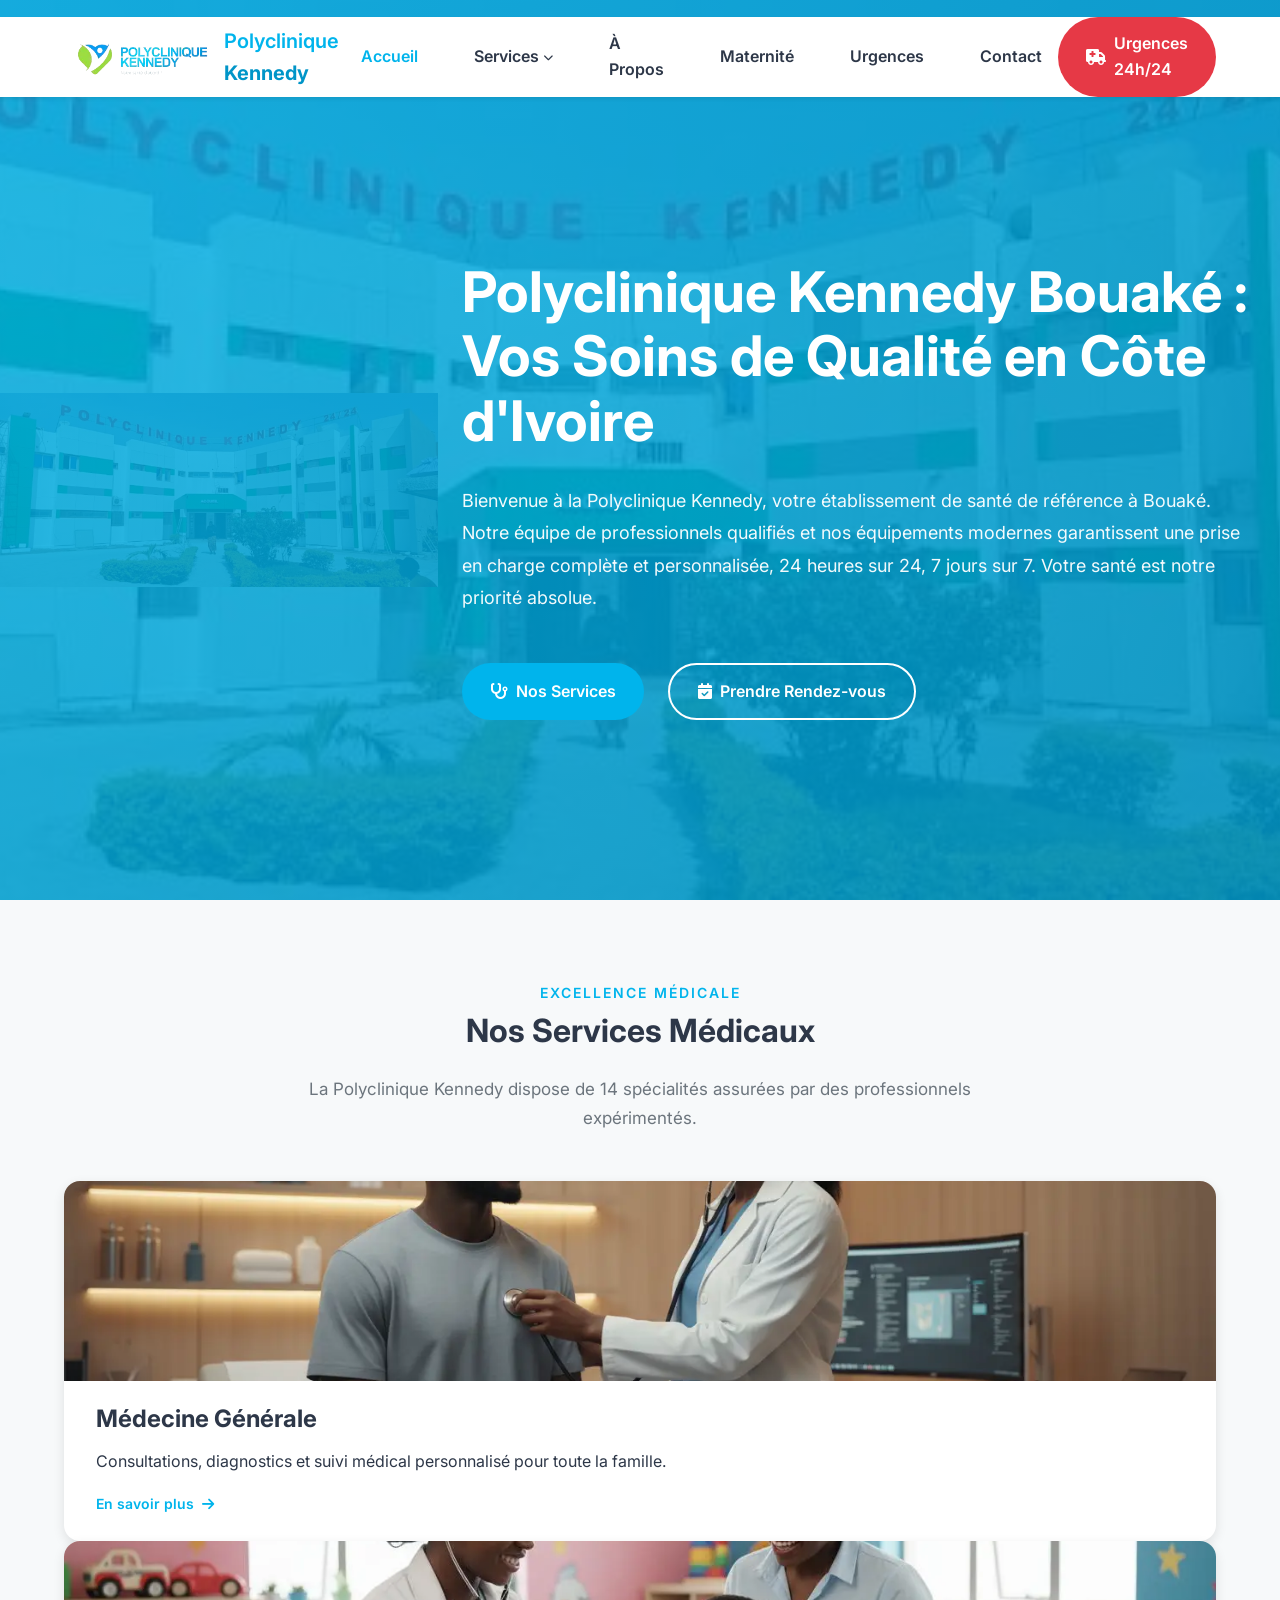
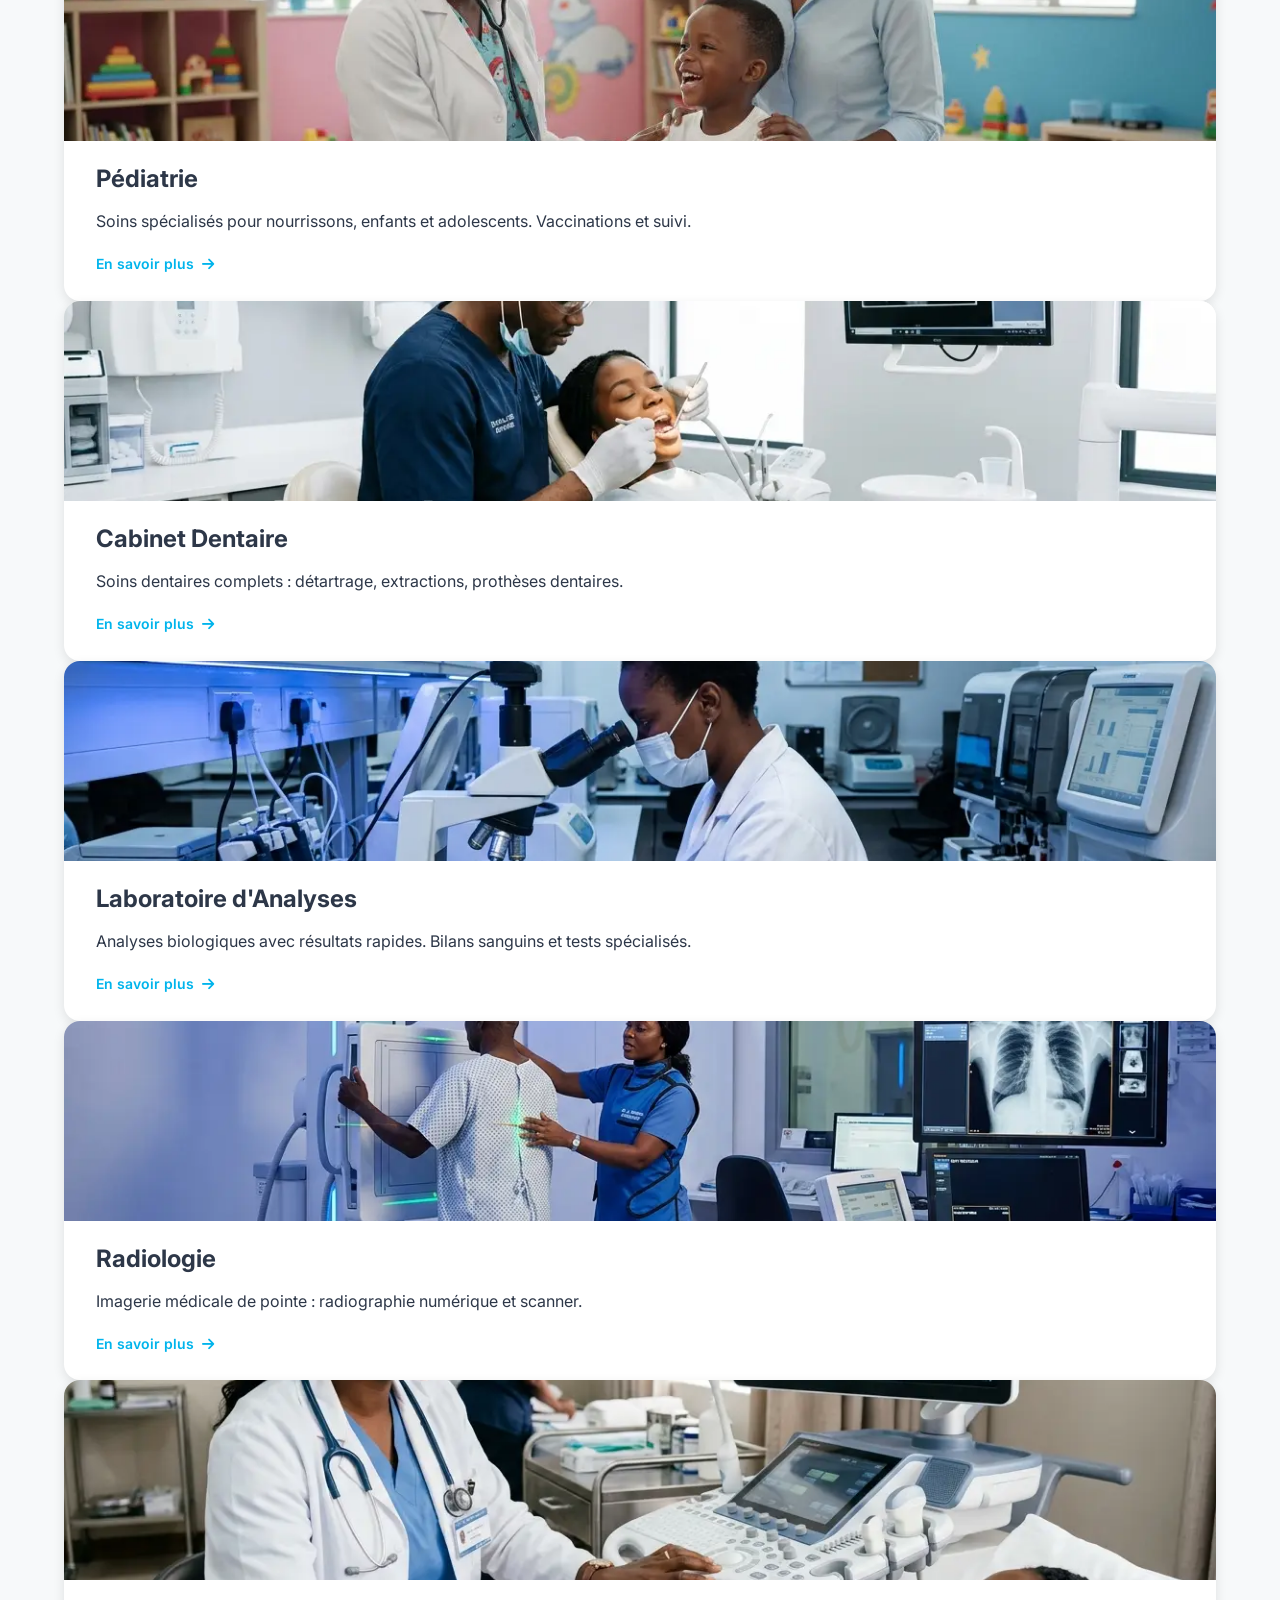
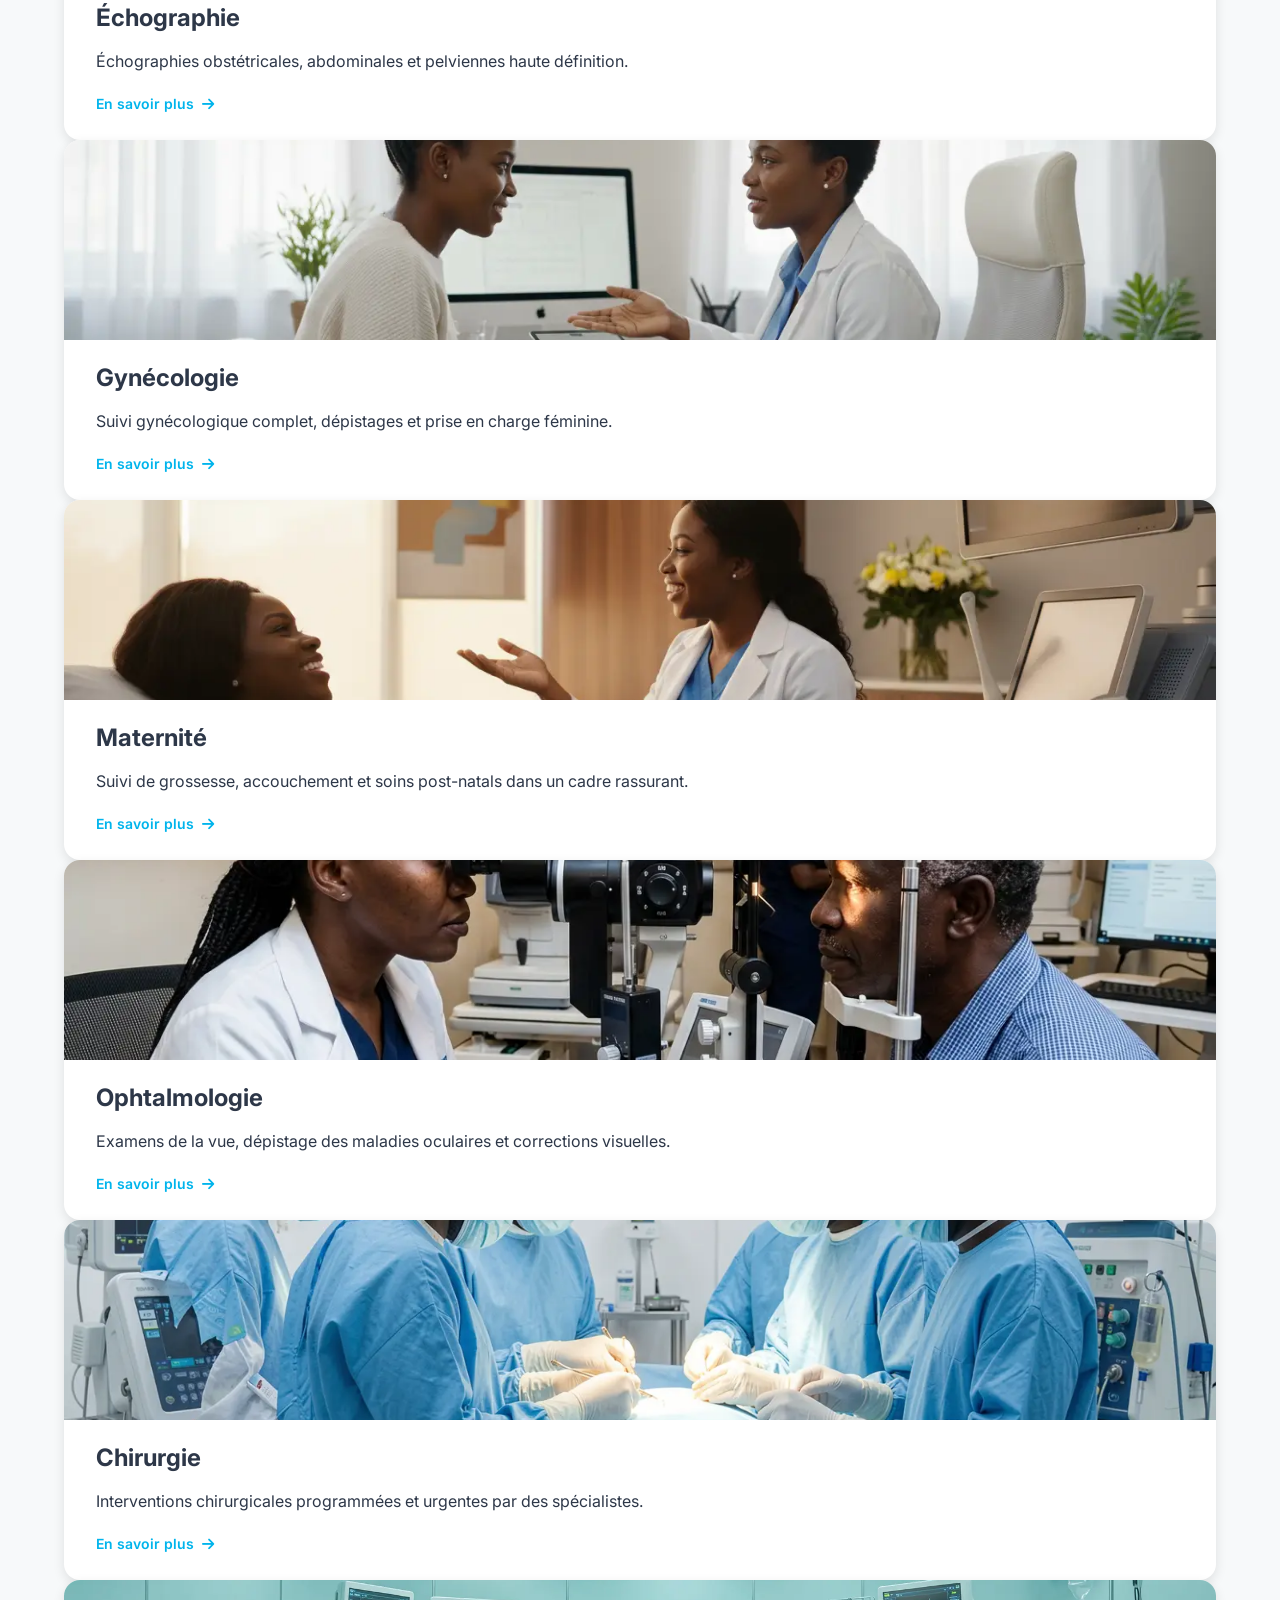
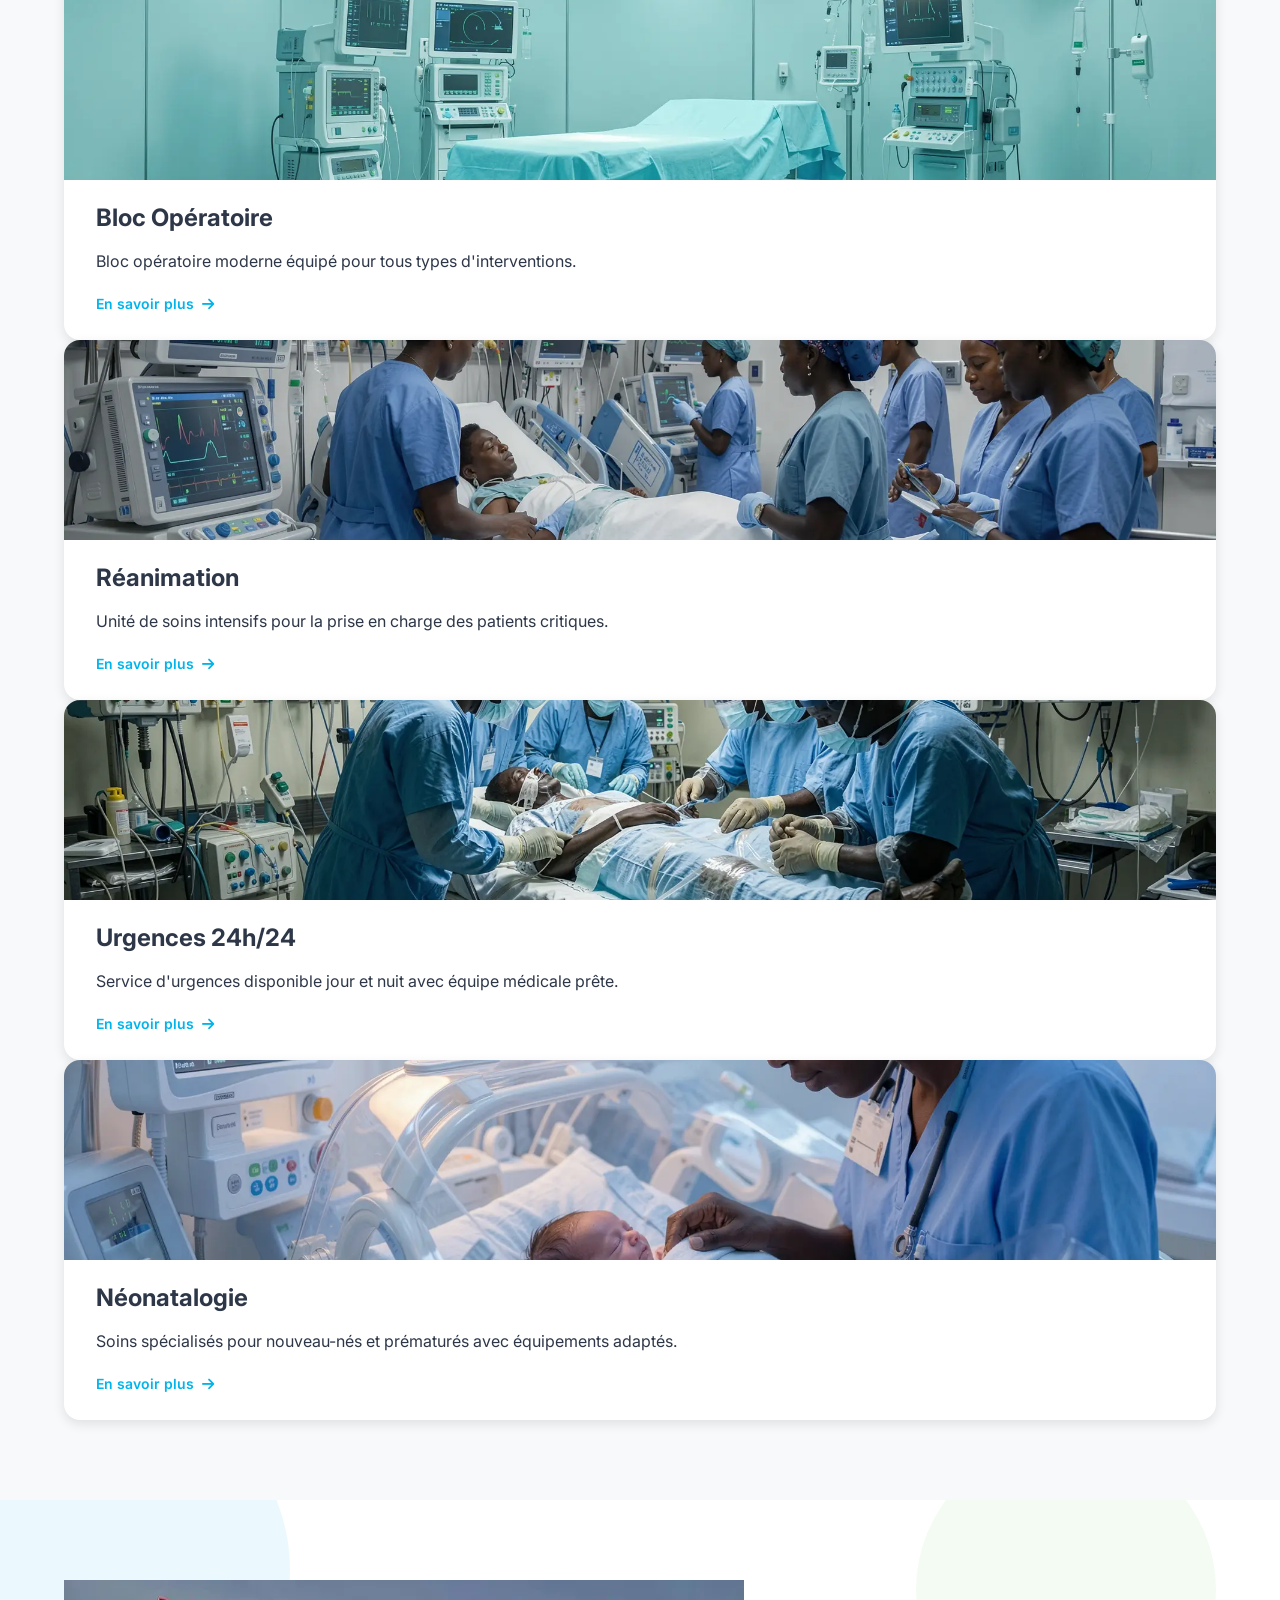
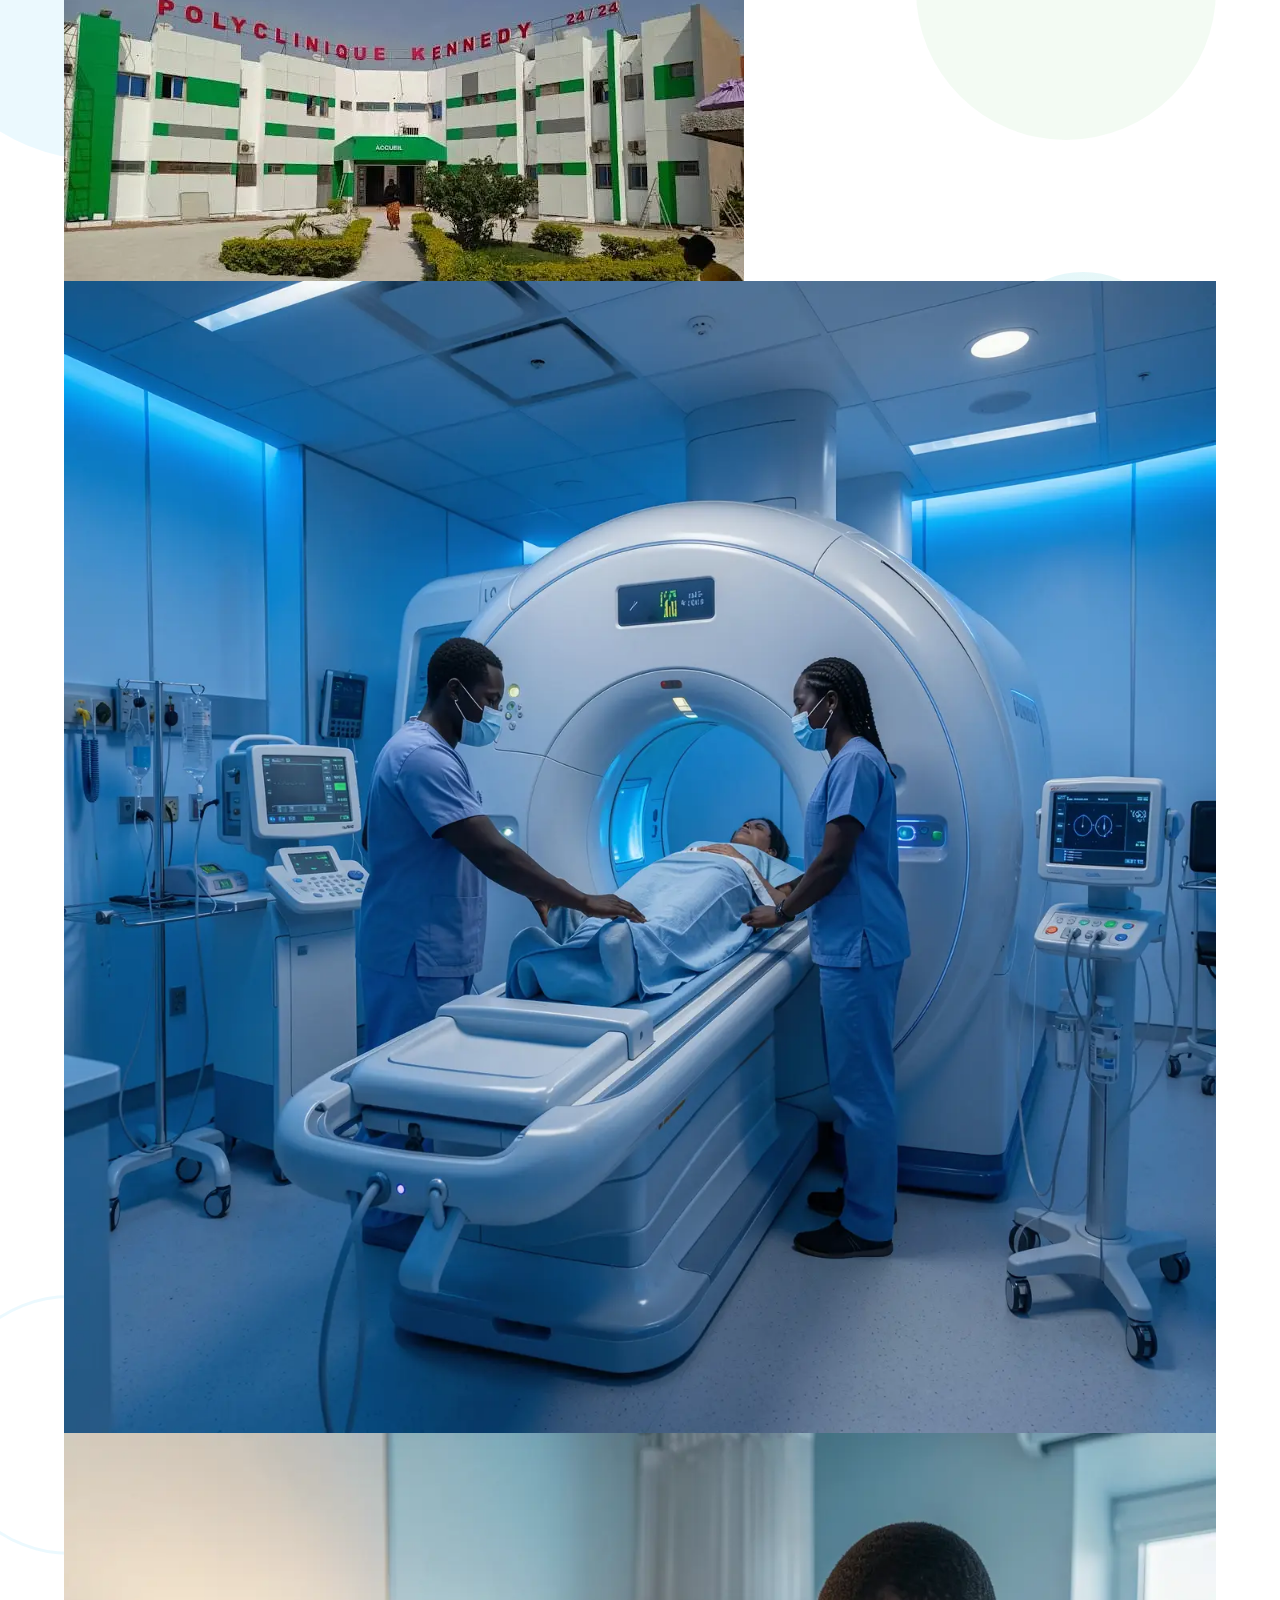
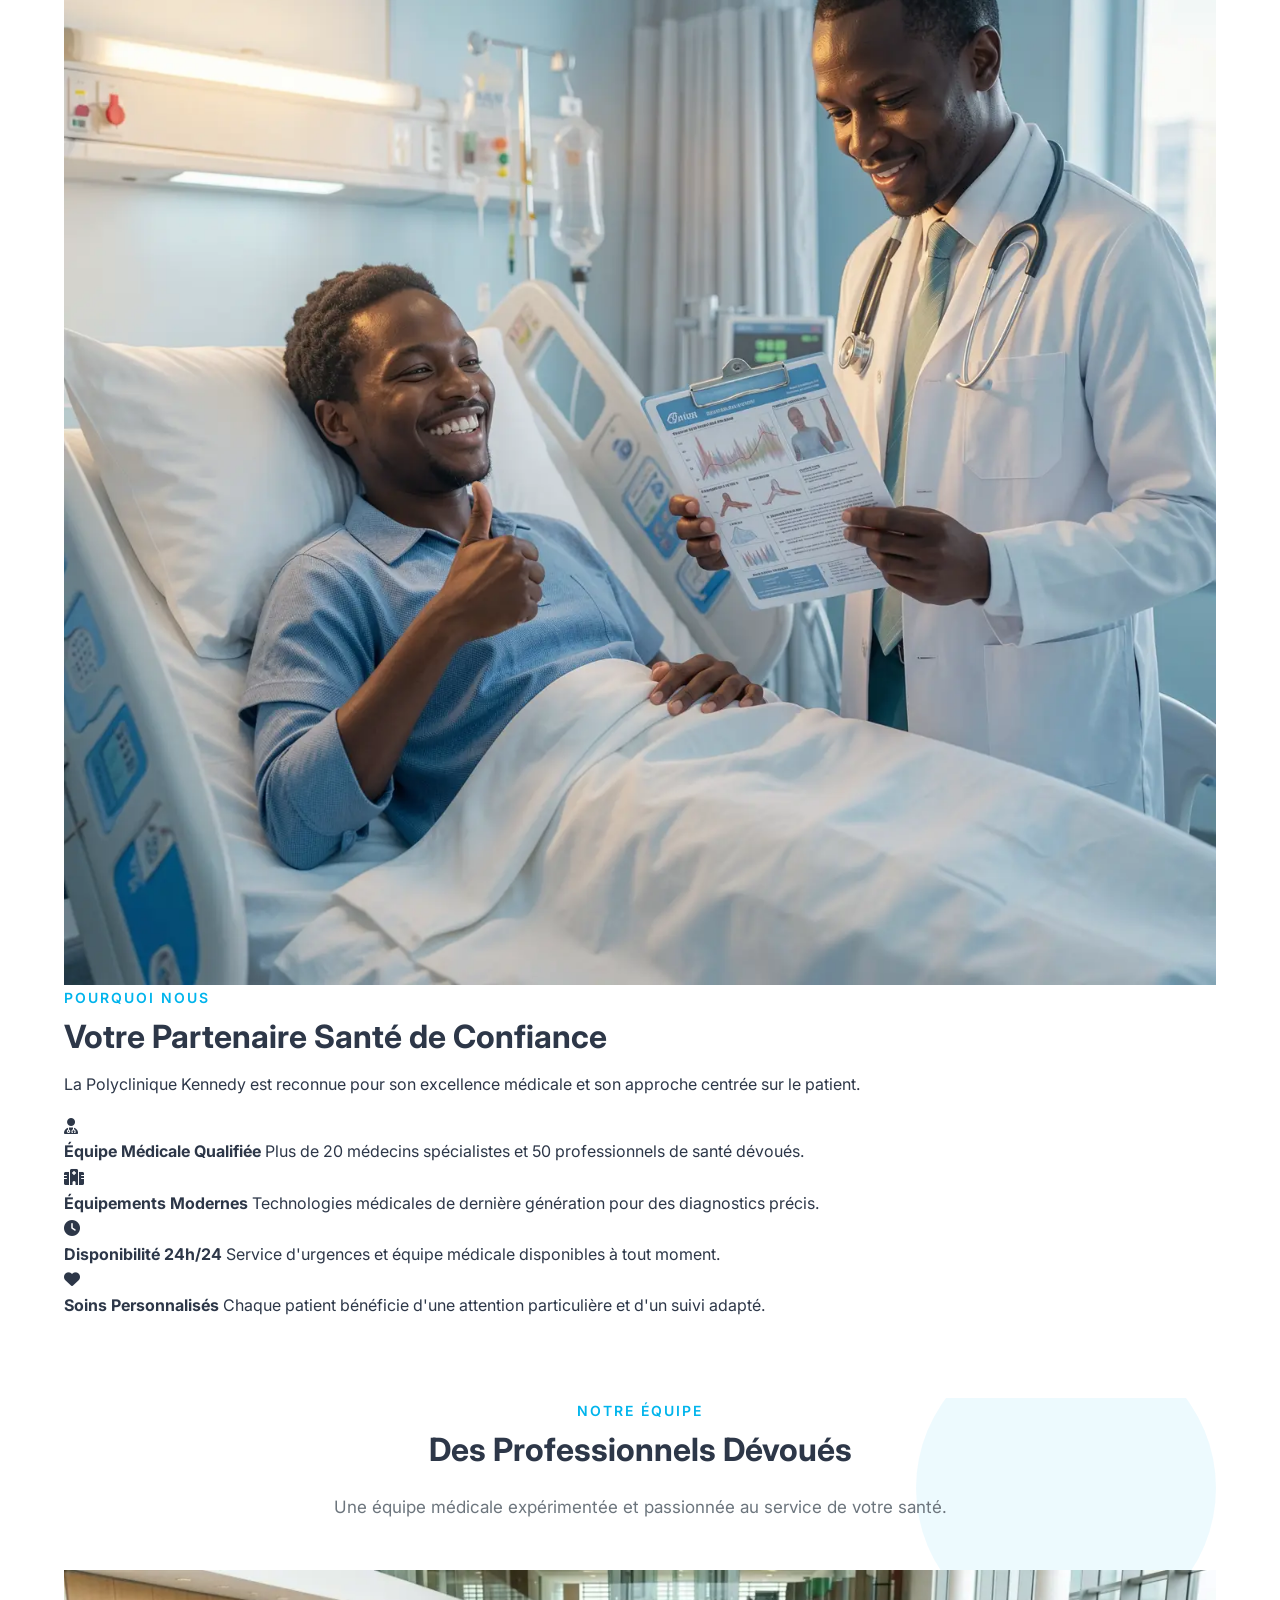
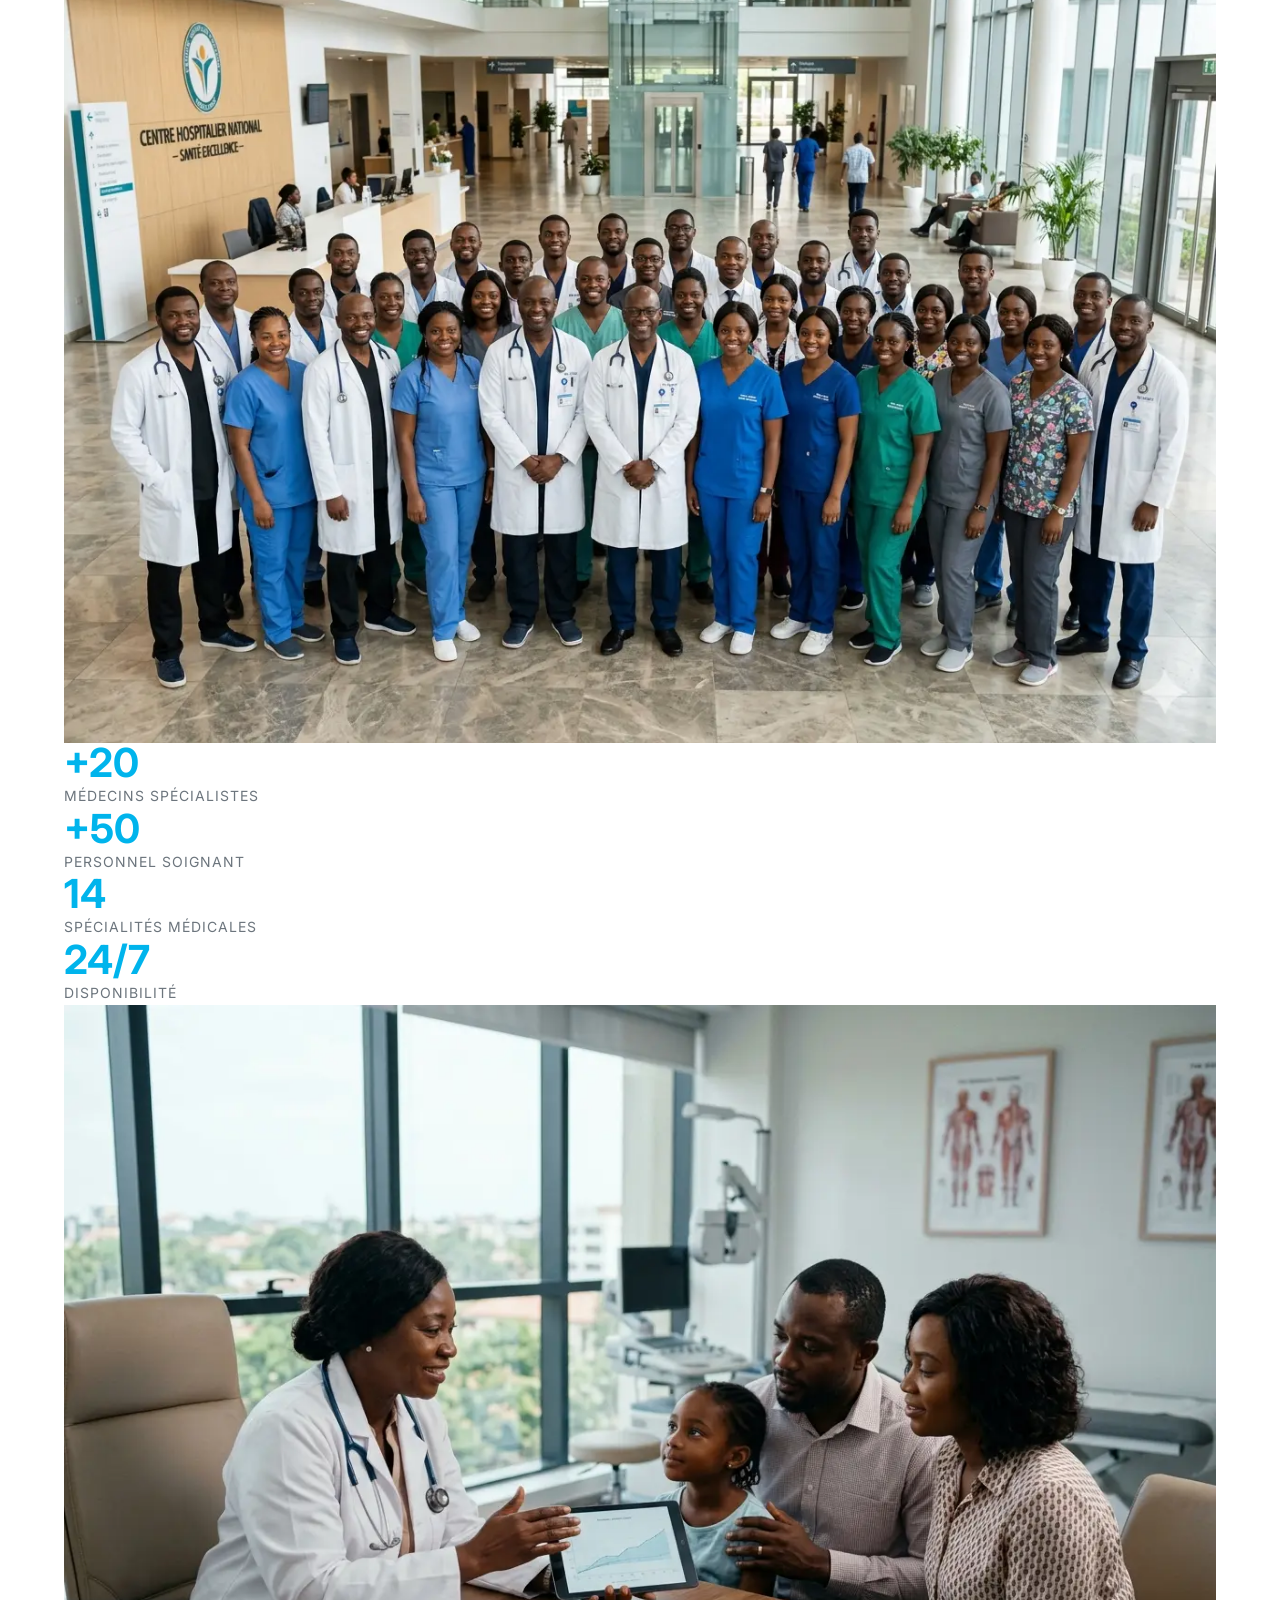
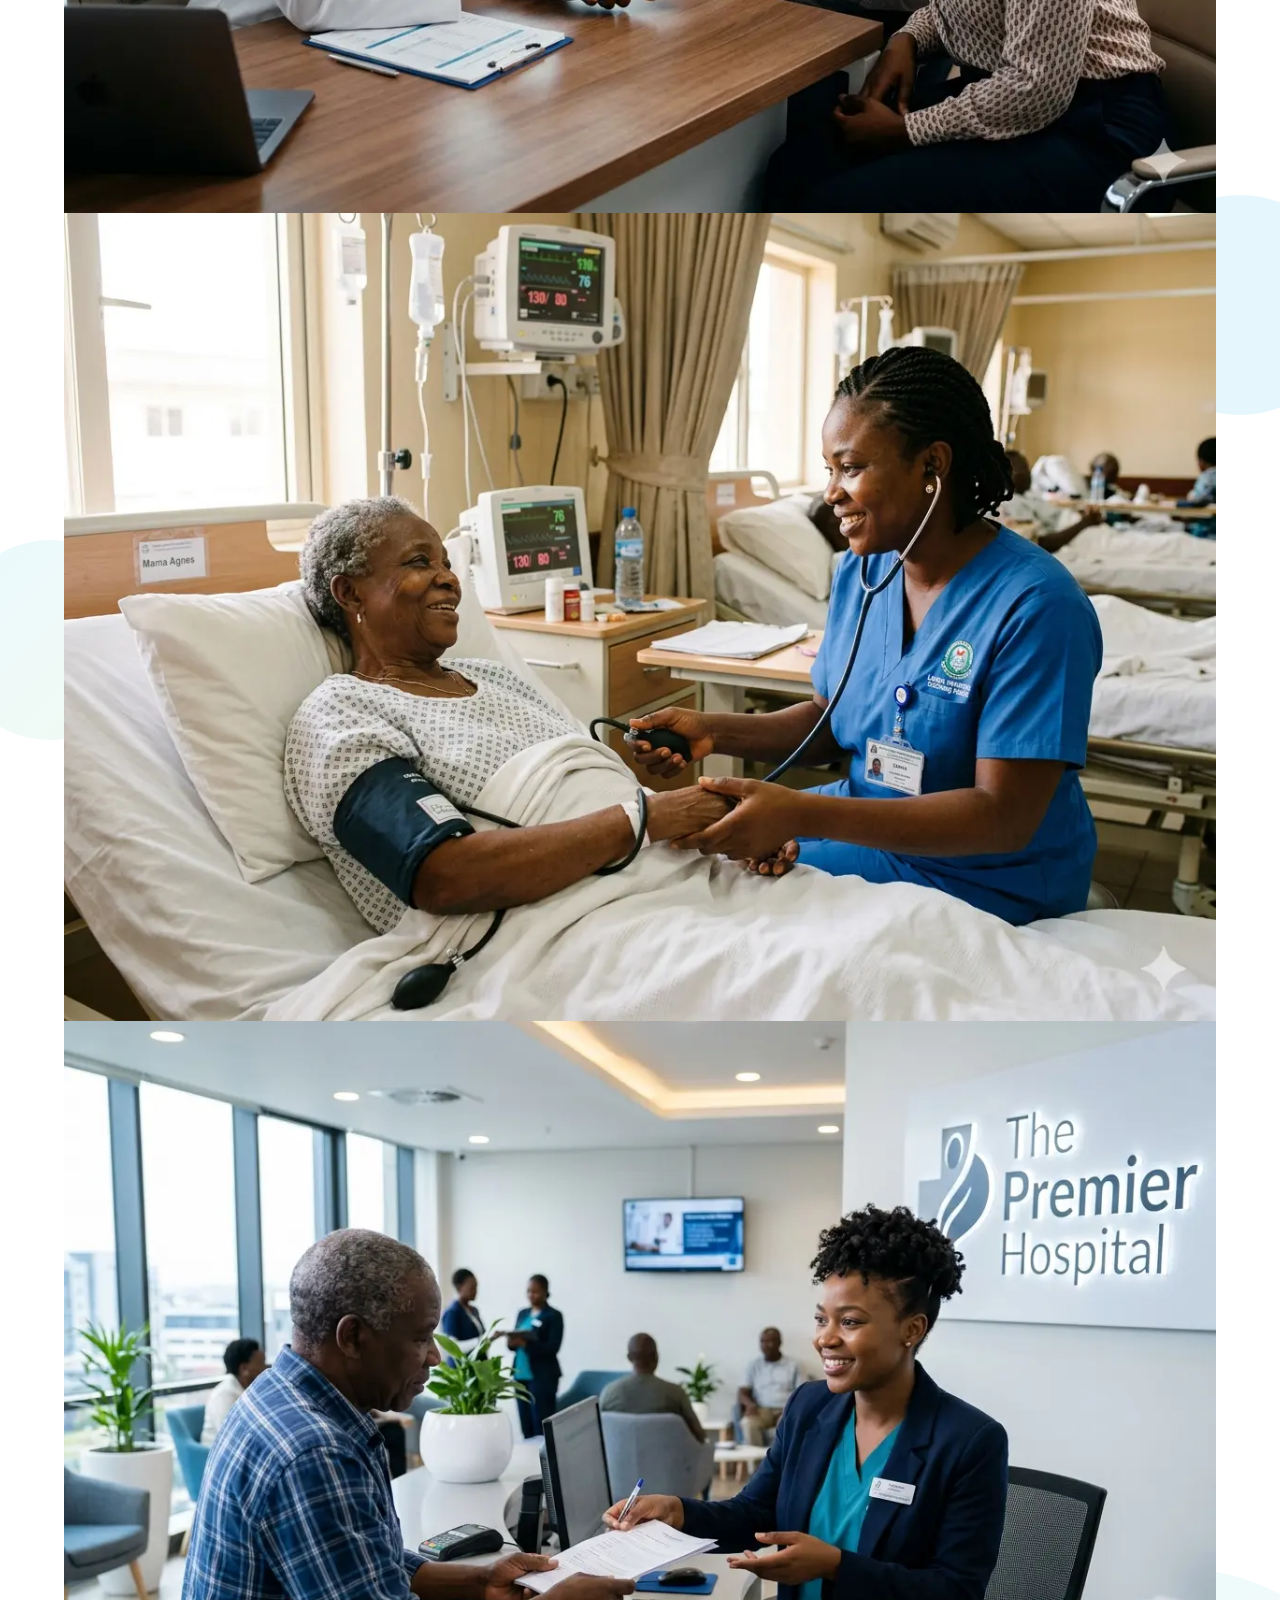
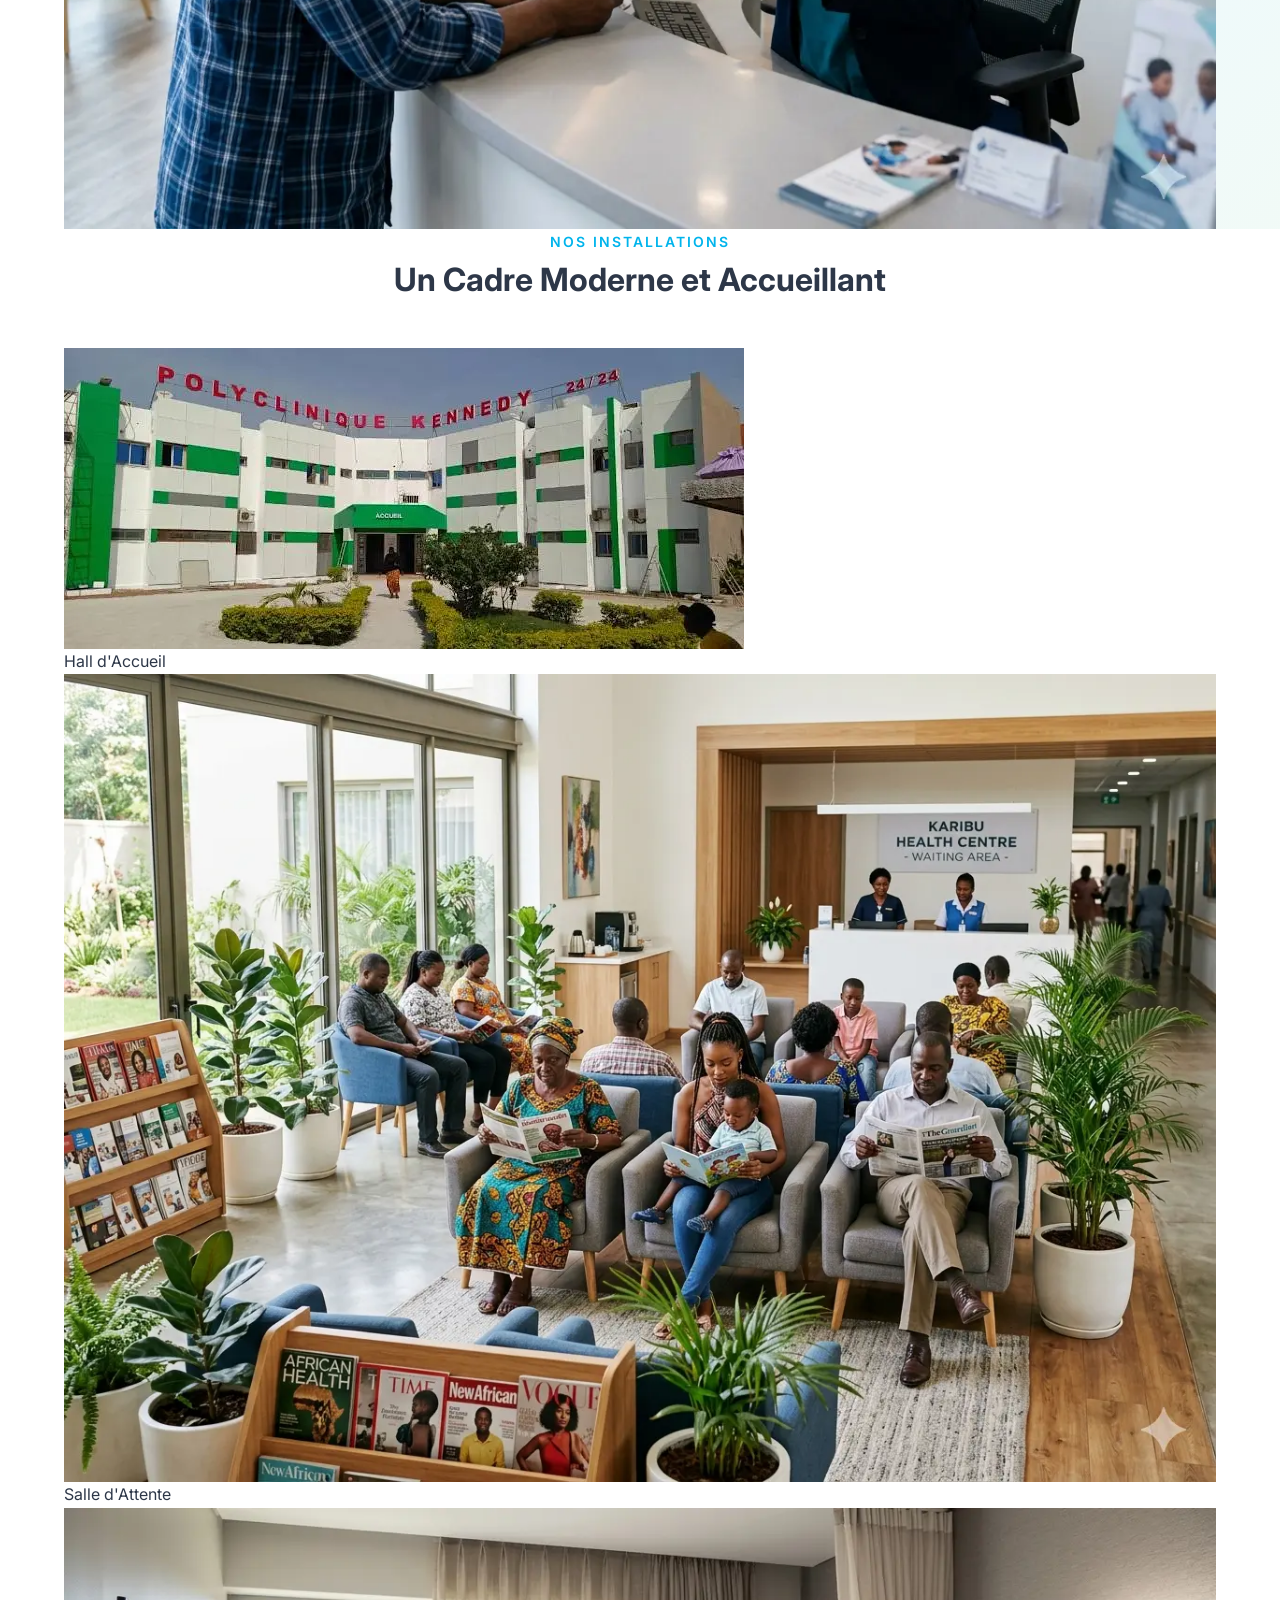
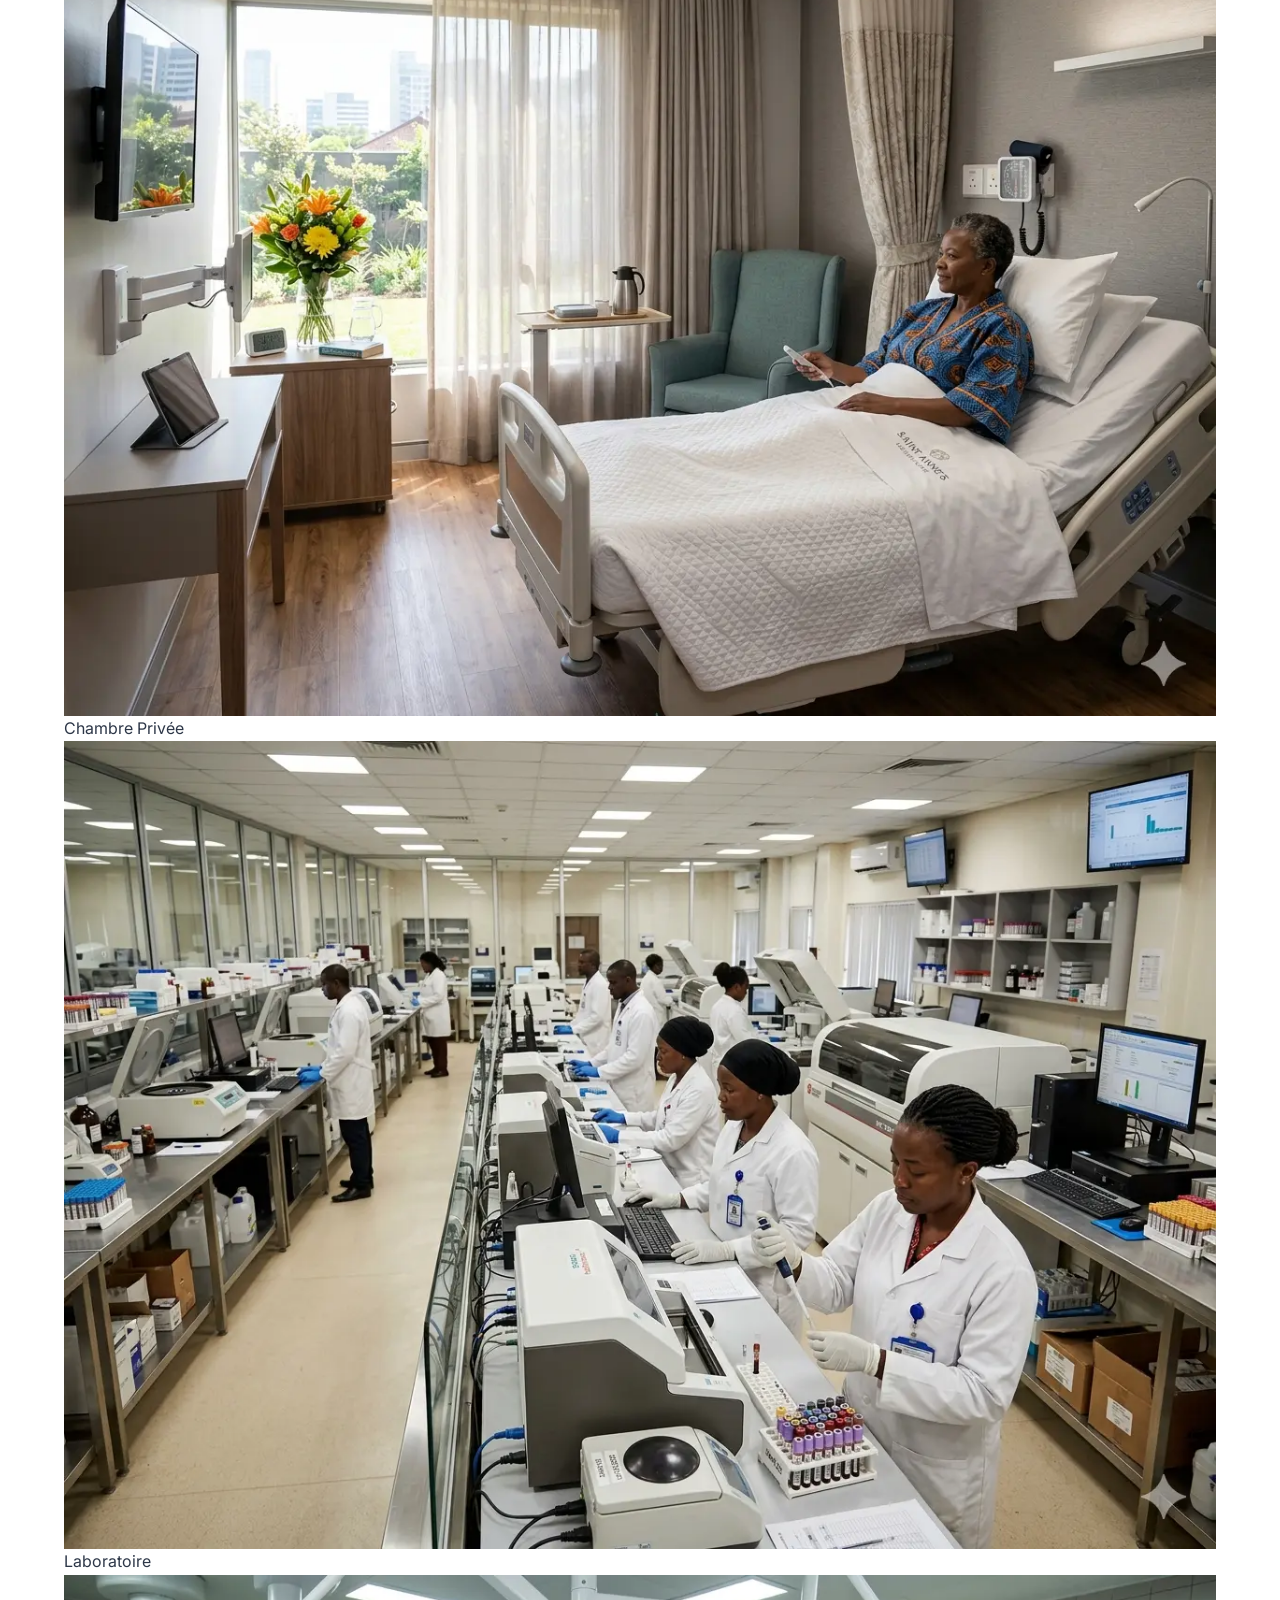
<file: index.html>
<!DOCTYPE html>
<html lang="fr">
<head>
    <meta charset="UTF-8">
    <meta name="viewport" content="width=device-width, initial-scale=1.0">
    <meta http-equiv="X-UA-Compatible" content="IE=edge">
    
    <!-- SEO Meta Tags -->
    <title>Polyclinique Kennedy Bouaké - Soins Médicaux Côte d'Ivoire</title>
    <meta name="description" content="Polyclinique Kennedy à Bouaké offre des soins médicaux de qualité en Côte d'Ivoire : urgences 24h/24, maternité, laboratoire analyses. Prenez rendez-vous dès maintenant.">
    <meta name="keywords" content="polyclinique Bouaké, clinique Kennedy, soins médicaux Côte d'Ivoire, urgences 24h, maternité Bouaké, laboratoire analyses, médecin Bouaké">
    <meta name="author" content="Polyclinique Kennedy Bouaké">
    <meta name="robots" content="index, follow">
    
    <!-- Open Graph / Facebook -->
    <meta property="og:type" content="website">
    <meta property="og:url" content="https://polycliniquekennedy.com/">
    <meta property="og:title" content="Polyclinique Kennedy Bouaké - Soins Médicaux Côte d'Ivoire">
    <meta property="og:description" content="Polyclinique Kennedy à Bouaké offre des soins médicaux de qualité en Côte d'Ivoire : urgences 24h/24, maternité, laboratoire analyses.">
    <meta property="og:image" content="https://polycliniquekennedy.com/images/logo/android-chrome-512x512.png">
    <meta property="og:locale" content="fr_CI">
    
    <!-- Twitter Card -->
    <meta name="twitter:card" content="summary_large_image">
    <meta name="twitter:title" content="Polyclinique Kennedy Bouaké - Soins Médicaux Côte d'Ivoire">
    <meta name="twitter:description" content="Polyclinique Kennedy à Bouaké offre des soins médicaux de qualité en Côte d'Ivoire : urgences 24h/24, maternité, laboratoire analyses.">
    <meta name="twitter:image" content="https://polycliniquekennedy.com/images/logo/android-chrome-512x512.png">
    
    <!-- Canonical URL -->
    <link rel="canonical" href="https://polycliniquekennedy.com/">
    
    <!-- Favicon & Icônes -->
    <link rel="icon" type="image/x-icon" href="images/logo/favicon.ico">
    <link rel="icon" type="image/png" sizes="32x32" href="images/logo/favicon-32x32.png">
    <link rel="icon" type="image/png" sizes="16x16" href="images/logo/favicon-16x16.png">
    <link rel="apple-touch-icon" sizes="180x180" href="images/logo/apple-touch-icon.png">
    <link rel="manifest" href="images/logo/site.webmanifest">
    <meta name="theme-color" content="#00B4EC">
    
    <!-- Google Fonts -->
    <link rel="preconnect" href="https://fonts.googleapis.com">
    <link rel="preconnect" href="https://fonts.gstatic.com" crossorigin>
    <link href="https://fonts.googleapis.com/css2?family=Inter:wght@400;600;700&display=swap" rel="stylesheet">
    
    <!-- Font Awesome 6.5.1 -->
    <link rel="stylesheet" href="https://cdnjs.cloudflare.com/ajax/libs/font-awesome/6.5.1/css/all.min.css" integrity="sha512-DTOQO9RWCH3ppGqcWaEA1BIZOC6xxalwEsw9c2QQeAIftl+Vegovlnee1c9QX4TctnWMn13TZye+giMm8e2LwA==" crossorigin="anonymous" referrerpolicy="no-referrer">
    
    <!-- Styles CSS -->
    <link rel="stylesheet" href="css/style.css">
</head>
<body>
    <!-- Header Navigation -->
    <header class="header" id="header">
        <div class="container">
            <nav class="navbar">
                <a href="index.html" class="logo">
                    <picture>
                        <source srcset="images/logo/logo.webp" type="image/webp">
                        <img src="images/logo/logo.png" alt="Logo Polyclinique Kennedy" class="logo-img">
                    </picture>
                    <span>Polyclinique <strong>Kennedy</strong></span>
                </a>
                
                <ul class="nav-menu" id="nav-menu">
                    <li class="nav-item active">
                        <a href="index.html" class="nav-link">Accueil</a>
                    </li>
                    <li class="nav-item has-dropdown">
                        <a href="services.html" class="nav-link">
                            Services <i class="fa-solid fa-chevron-down"></i>
                        </a>
                        <ul class="dropdown-menu">
                            <li><a href="services.html#medecine-generale"><i class="fa-solid fa-user-doctor"></i> Médecine Générale</a></li>
                            <li><a href="services.html#pediatrie"><i class="fa-solid fa-baby"></i> Pédiatrie</a></li>
                            <li><a href="services.html#dentaire"><i class="fa-solid fa-tooth"></i> Cabinet Dentaire</a></li>
                            <li><a href="services.html#laboratoire"><i class="fa-solid fa-flask"></i> Laboratoire</a></li>
                            <li><a href="services.html#radiologie"><i class="fa-solid fa-x-ray"></i> Radiologie</a></li>
                            <li><a href="services.html#bloc-operatoire"><i class="fa-solid fa-bed-pulse"></i> Bloc Opératoire</a></li>
                            <li><a href="services.html#reanimation"><i class="fa-solid fa-heart-pulse"></i> Réanimation</a></li>
                            <li><a href="urgences.html"><i class="fa-solid fa-truck-medical"></i> Urgences 24h/24</a></li>
                            <li><a href="services.html#ophtalmologie"><i class="fa-solid fa-eye"></i> Ophtalmologie</a></li>
                            <li><a href="services.html#gynecologie"><i class="fa-solid fa-venus"></i> Gynécologie</a></li>
                            <li><a href="services.html#echographie"><i class="fa-solid fa-wave-square"></i> Échographie</a></li>
                            <li><a href="services.html#fibroscopie"><i class="fa-solid fa-magnifying-glass"></i> Fibroscopie</a></li>
                            <li><a href="maternite.html"><i class="fa-solid fa-person-breastfeeding"></i> Maternité</a></li>
                            <li><a href="services.html#neonatalogie"><i class="fa-solid fa-baby-carriage"></i> Néonatalogie</a></li>
                        </ul>
                    </li>
                    <li class="nav-item">
                        <a href="a-propos.html" class="nav-link">À Propos</a>
                    </li>
                    <li class="nav-item">
                        <a href="maternite.html" class="nav-link">Maternité</a>
                    </li>
                    <li class="nav-item">
                        <a href="urgences.html" class="nav-link">Urgences</a>
                    </li>
                    <li class="nav-item">
                        <a href="contact.html" class="nav-link">Contact</a>
                    </li>
                </ul>
                
                <a href="urgences.html" class="btn btn-urgence">
                    <i class="fa-solid fa-truck-medical"></i> Urgences 24h/24
                </a>
                
                <button class="hamburger" id="hamburger" aria-label="Menu mobile">
                    <span class="bar"></span>
                    <span class="bar"></span>
                    <span class="bar"></span>
                </button>
            </nav>
        </div>
    </header>

    <!-- Section Hero avec image de fond -->
    <section class="hero" id="hero" data-autoscroll>
        <picture class="hero-bg">
            <source srcset="images/hero/hero-accueil.webp" type="image/webp">
            <img src="images/hero/hero-accueil.jpg" alt="Hall d'accueil Polyclinique Kennedy Bouaké">
        </picture>
        <div class="hero-overlay"></div>
        <div class="container">
            <div class="hero-content">
                <h1>Polyclinique Kennedy Bouaké : Vos Soins de Qualité en Côte d'Ivoire</h1>
                <p class="hero-text">
                    Bienvenue à la Polyclinique Kennedy, votre établissement de santé de référence à Bouaké. 
                    Notre équipe de professionnels qualifiés et nos équipements modernes garantissent une prise en charge 
                    complète et personnalisée, 24 heures sur 24, 7 jours sur 7. Votre santé est notre priorité absolue.
                </p>
                <div class="hero-buttons">
                    <a href="services.html" class="btn btn-primary">
                        <i class="fa-solid fa-stethoscope"></i> Nos Services
                    </a>
                    <a href="contact.html" class="btn btn-secondary">
                        <i class="fa-solid fa-calendar-check"></i> Prendre Rendez-vous
                    </a>
                </div>
            </div>
        </div>
    </section>

    <!-- Section Services avec images -->
    <section class="services" id="services" data-autoscroll>
        <div class="container">
            <div class="section-header">
                <span class="section-subtitle">Excellence Médicale</span>
                <h2>Nos Services Médicaux</h2>
                <p class="section-description">
                    La Polyclinique Kennedy dispose de 14 spécialités assurées par des professionnels expérimentés.
                </p>
            </div>
            
            <div class="services-grid-images">
                <!-- Médecine Générale -->
                <article class="service-card-image">
                    <div class="service-img">
                        <picture>
                            <source srcset="images/services/medecine-generale.webp" type="image/webp">
                            <img src="images/services/medecine-generale.jpg" alt="Consultation médecine générale" loading="lazy">
                        </picture>
                    </div>
                    <div class="service-content">
                        <h3>Médecine Générale</h3>
                        <p>Consultations, diagnostics et suivi médical personnalisé pour toute la famille.</p>
                        <a href="services.html#medecine-generale" class="service-link">En savoir plus <i class="fa-solid fa-arrow-right"></i></a>
                    </div>
                </article>
                
                <!-- Pédiatrie -->
                <article class="service-card-image">
                    <div class="service-img">
                        <picture>
                            <source srcset="images/services/pediatrie.webp" type="image/webp">
                            <img src="images/services/pediatrie.jpg" alt="Consultation pédiatrique" loading="lazy">
                        </picture>
                    </div>
                    <div class="service-content">
                        <h3>Pédiatrie</h3>
                        <p>Soins spécialisés pour nourrissons, enfants et adolescents. Vaccinations et suivi.</p>
                        <a href="services.html#pediatrie" class="service-link">En savoir plus <i class="fa-solid fa-arrow-right"></i></a>
                    </div>
                </article>
                
                <!-- Cabinet Dentaire -->
                <article class="service-card-image">
                    <div class="service-img">
                        <picture>
                            <source srcset="images/services/dentaire.webp" type="image/webp">
                            <img src="images/services/dentaire.jpg" alt="Cabinet dentaire moderne" loading="lazy">
                        </picture>
                    </div>
                    <div class="service-content">
                        <h3>Cabinet Dentaire</h3>
                        <p>Soins dentaires complets : détartrage, extractions, prothèses dentaires.</p>
                        <a href="services.html#dentaire" class="service-link">En savoir plus <i class="fa-solid fa-arrow-right"></i></a>
                    </div>
                </article>
                
                <!-- Laboratoire -->
                <article class="service-card-image">
                    <div class="service-img">
                        <picture>
                            <source srcset="images/services/laboratoire.webp" type="image/webp">
                            <img src="images/services/laboratoire.jpg" alt="Laboratoire d'analyses médicales" loading="lazy">
                        </picture>
                    </div>
                    <div class="service-content">
                        <h3>Laboratoire d'Analyses</h3>
                        <p>Analyses biologiques avec résultats rapides. Bilans sanguins et tests spécialisés.</p>
                        <a href="services.html#laboratoire" class="service-link">En savoir plus <i class="fa-solid fa-arrow-right"></i></a>
                    </div>
                </article>
                
                <!-- Radiologie -->
                <article class="service-card-image">
                    <div class="service-img">
                        <picture>
                            <source srcset="images/services/radiologie.webp" type="image/webp">
                            <img src="images/services/radiologie.jpg" alt="Service de radiologie" loading="lazy">
                        </picture>
                    </div>
                    <div class="service-content">
                        <h3>Radiologie</h3>
                        <p>Imagerie médicale de pointe : radiographie numérique et scanner.</p>
                        <a href="services.html#radiologie" class="service-link">En savoir plus <i class="fa-solid fa-arrow-right"></i></a>
                    </div>
                </article>
                
                <!-- Échographie -->
                <article class="service-card-image">
                    <div class="service-img">
                        <picture>
                            <source srcset="images/services/echographie.webp" type="image/webp">
                            <img src="images/services/echographie.jpg" alt="Examen échographique" loading="lazy">
                        </picture>
                    </div>
                    <div class="service-content">
                        <h3>Échographie</h3>
                        <p>Échographies obstétricales, abdominales et pelviennes haute définition.</p>
                        <a href="services.html#echographie" class="service-link">En savoir plus <i class="fa-solid fa-arrow-right"></i></a>
                    </div>
                </article>
                
                <!-- Gynécologie -->
                <article class="service-card-image">
                    <div class="service-img">
                        <picture>
                            <source srcset="images/services/gynecologie.webp" type="image/webp">
                            <img src="images/services/gynecologie.jpg" alt="Consultation gynécologique" loading="lazy">
                        </picture>
                    </div>
                    <div class="service-content">
                        <h3>Gynécologie</h3>
                        <p>Suivi gynécologique complet, dépistages et prise en charge féminine.</p>
                        <a href="services.html#gynecologie" class="service-link">En savoir plus <i class="fa-solid fa-arrow-right"></i></a>
                    </div>
                </article>
                
                <!-- Maternité -->
                <article class="service-card-image service-highlight">
                    <div class="service-img">
                        <picture>
                            <source srcset="images/services/maternite.webp" type="image/webp">
                            <img src="images/services/maternite.jpg" alt="Service maternité" loading="lazy">
                        </picture>
                    </div>
                    <div class="service-content">
                        <h3>Maternité</h3>
                        <p>Suivi de grossesse, accouchement et soins post-natals dans un cadre rassurant.</p>
                        <a href="maternite.html" class="service-link">En savoir plus <i class="fa-solid fa-arrow-right"></i></a>
                    </div>
                </article>
                
                <!-- Ophtalmologie -->
                <article class="service-card-image">
                    <div class="service-img">
                        <picture>
                            <source srcset="images/services/ophtalmologie.webp" type="image/webp">
                            <img src="images/services/ophtalmologie.jpg" alt="Examen ophtalmologique" loading="lazy">
                        </picture>
                    </div>
                    <div class="service-content">
                        <h3>Ophtalmologie</h3>
                        <p>Examens de la vue, dépistage des maladies oculaires et corrections visuelles.</p>
                        <a href="services.html#ophtalmologie" class="service-link">En savoir plus <i class="fa-solid fa-arrow-right"></i></a>
                    </div>
                </article>
                
                <!-- Chirurgie -->
                <article class="service-card-image">
                    <div class="service-img">
                        <picture>
                            <source srcset="images/services/chirurgie.webp" type="image/webp">
                            <img src="images/services/chirurgie.jpg" alt="Équipe chirurgicale" loading="lazy">
                        </picture>
                    </div>
                    <div class="service-content">
                        <h3>Chirurgie</h3>
                        <p>Interventions chirurgicales programmées et urgentes par des spécialistes.</p>
                        <a href="services.html#chirurgie" class="service-link">En savoir plus <i class="fa-solid fa-arrow-right"></i></a>
                    </div>
                </article>
                
                <!-- Bloc Opératoire -->
                <article class="service-card-image">
                    <div class="service-img">
                        <picture>
                            <source srcset="images/services/bloc-operatoire.webp" type="image/webp">
                            <img src="images/services/bloc-operatoire.jpg" alt="Bloc opératoire moderne" loading="lazy">
                        </picture>
                    </div>
                    <div class="service-content">
                        <h3>Bloc Opératoire</h3>
                        <p>Bloc opératoire moderne équipé pour tous types d'interventions.</p>
                        <a href="services.html#bloc-operatoire" class="service-link">En savoir plus <i class="fa-solid fa-arrow-right"></i></a>
                    </div>
                </article>
                
                <!-- Réanimation -->
                <article class="service-card-image">
                    <div class="service-img">
                        <picture>
                            <source srcset="images/services/reanimation.webp" type="image/webp">
                            <img src="images/services/reanimation.jpg" alt="Unité de réanimation" loading="lazy">
                        </picture>
                    </div>
                    <div class="service-content">
                        <h3>Réanimation</h3>
                        <p>Unité de soins intensifs pour la prise en charge des patients critiques.</p>
                        <a href="services.html#reanimation" class="service-link">En savoir plus <i class="fa-solid fa-arrow-right"></i></a>
                    </div>
                </article>
                
                <!-- Urgences 24h/24 -->
                <article class="service-card-image service-urgence">
                    <div class="service-img">
                        <picture>
                            <source srcset="images/services/urgences.webp" type="image/webp">
                            <img src="images/services/urgences.jpg" alt="Service des urgences" loading="lazy">
                        </picture>
                    </div>
                    <div class="service-content">
                        <h3>Urgences 24h/24</h3>
                        <p>Service d'urgences disponible jour et nuit avec équipe médicale prête.</p>
                        <a href="urgences.html" class="service-link">En savoir plus <i class="fa-solid fa-arrow-right"></i></a>
                    </div>
                </article>
                
                <!-- Néonatalogie -->
                <article class="service-card-image">
                    <div class="service-img">
                        <picture>
                            <source srcset="images/services/neonatalogie.webp" type="image/webp">
                            <img src="images/services/neonatalogie.jpg" alt="Service de néonatalogie" loading="lazy">
                        </picture>
                    </div>
                    <div class="service-content">
                        <h3>Néonatalogie</h3>
                        <p>Soins spécialisés pour nouveau-nés et prématurés avec équipements adaptés.</p>
                        <a href="services.html#neonatalogie" class="service-link">En savoir plus <i class="fa-solid fa-arrow-right"></i></a>
                    </div>
                </article>
            </div>
        </div>
    </section>

    <!-- Section Pourquoi Nous Choisir -->
    <section class="why-us has-bubbles" id="why-us" data-autoscroll>
        <div class="bubbles-bg">
            <div class="bubble bubble-cyan bubble-1"></div>
            <div class="bubble bubble-green bubble-3"></div>
            <div class="bubble bubble-gradient bubble-5"></div>
            <div class="bubble bubble-outline bubble-7"></div>
            <div class="bubble bubble-green bubble-9"></div>
            <div class="bubble bubble-outline-green bubble-11"></div>
            <div class="bubble bubble-cyan bubble-6"></div>
            <div class="bubble bubble-gradient bubble-8"></div>
        </div>
        <div class="container">
            <div class="why-us-wrapper">
                <div class="why-us-images">
                    <div class="image-grid">
                        <picture class="img-main">
                            <source srcset="images/clinique/facade-principale.webp" type="image/webp">
                            <img src="images/clinique/facade-principale.jpg" alt="Façade Polyclinique Kennedy" loading="lazy">
                        </picture>
                        <picture class="img-secondary">
                            <source srcset="images/equipements/scanner-moderne.webp" type="image/webp">
                            <img src="images/equipements/scanner-moderne.jpg" alt="Scanner moderne" loading="lazy">
                        </picture>
                        <picture class="img-tertiary">
                            <source srcset="images/patients/patient-heureux.webp" type="image/webp">
                            <img src="images/patients/patient-heureux.jpg" alt="Patient satisfait" loading="lazy">
                        </picture>
                    </div>
                </div>
                <div class="why-us-content">
                    <span class="section-subtitle">Pourquoi Nous</span>
                    <h2>Votre Partenaire Santé de Confiance</h2>
                    <p>
                        La Polyclinique Kennedy est reconnue pour son excellence médicale et son approche centrée sur le patient.
                    </p>
                    <ul class="why-us-list">
                        <li>
                            <i class="fa-solid fa-user-doctor"></i>
                            <div>
                                <strong>Équipe Médicale Qualifiée</strong>
                                <span>Plus de 20 médecins spécialistes et 50 professionnels de santé dévoués.</span>
                            </div>
                        </li>
                        <li>
                            <i class="fa-solid fa-hospital"></i>
                            <div>
                                <strong>Équipements Modernes</strong>
                                <span>Technologies médicales de dernière génération pour des diagnostics précis.</span>
                            </div>
                        </li>
                        <li>
                            <i class="fa-solid fa-clock"></i>
                            <div>
                                <strong>Disponibilité 24h/24</strong>
                                <span>Service d'urgences et équipe médicale disponibles à tout moment.</span>
                            </div>
                        </li>
                        <li>
                            <i class="fa-solid fa-heart"></i>
                            <div>
                                <strong>Soins Personnalisés</strong>
                                <span>Chaque patient bénéficie d'une attention particulière et d'un suivi adapté.</span>
                            </div>
                        </li>
                    </ul>
                </div>
            </div>
        </div>
    </section>

    <!-- Section Équipe Médicale -->
    <section class="team has-bubbles" id="equipe" data-autoscroll>
        <div class="bubbles-bg">
            <div class="bubble bubble-gradient bubble-4"></div>
            <div class="bubble bubble-cyan bubble-2"></div>
            <div class="bubble bubble-green bubble-6"></div>
            <div class="bubble bubble-outline bubble-3"></div>
            <div class="bubble bubble-cyan bubble-9"></div>
            <div class="bubble bubble-gradient bubble-12"></div>
            <div class="bubble bubble-outline-green bubble-8"></div>
            <div class="bubble bubble-green bubble-10"></div>
        </div>
        <div class="container">
            <div class="section-header">
                <span class="section-subtitle">Notre Équipe</span>
                <h2>Des Professionnels Dévoués</h2>
                <p class="section-description">
                    Une équipe médicale expérimentée et passionnée au service de votre santé.
                </p>
            </div>
            
            <div class="team-showcase">
                <picture class="team-image">
                    <source srcset="images/equipe/equipe-medicale.webp" type="image/webp">
                    <img src="images/equipe/equipe-medicale.jpg" alt="Équipe médicale Polyclinique Kennedy" loading="lazy">
                </picture>
                
                <div class="team-stats">
                    <div class="stat-item">
                        <span class="stat-number">+20</span>
                        <span class="stat-label">Médecins Spécialistes</span>
                    </div>
                    <div class="stat-item">
                        <span class="stat-number">+50</span>
                        <span class="stat-label">Personnel Soignant</span>
                    </div>
                    <div class="stat-item">
                        <span class="stat-number">14</span>
                        <span class="stat-label">Spécialités Médicales</span>
                    </div>
                    <div class="stat-item">
                        <span class="stat-number">24/7</span>
                        <span class="stat-label">Disponibilité</span>
                    </div>
                </div>
            </div>
            
            <div class="team-gallery">
                <picture>
                    <source srcset="images/equipe/medecin-consultation.webp" type="image/webp">
                    <img src="images/equipe/medecin-consultation.jpg" alt="Médecin en consultation" loading="lazy">
                </picture>
                <picture>
                    <source srcset="images/equipe/infirmiere-soins.webp" type="image/webp">
                    <img src="images/equipe/infirmiere-soins.jpg" alt="Infirmière prodiguant des soins" loading="lazy">
                </picture>
                <picture>
                    <source srcset="images/equipe/accueil-reception.webp" type="image/webp">
                    <img src="images/equipe/accueil-reception.jpg" alt="Accueil et réception" loading="lazy">
                </picture>
            </div>
        </div>
    </section>

    <!-- Section Nos Installations -->
    <section class="facilities" id="installations" data-autoscroll>
        <div class="container">
            <div class="section-header">
                <span class="section-subtitle">Nos Installations</span>
                <h2>Un Cadre Moderne et Accueillant</h2>
            </div>
            
            <div class="facilities-gallery">
                <div class="facility-item large">
                    <picture>
                        <source srcset="images/clinique/hall-accueil.webp" type="image/webp">
                        <img src="images/clinique/hall-accueil.jpg" alt="Hall d'accueil moderne" loading="lazy">
                    </picture>
                    <span class="facility-label">Hall d'Accueil</span>
                </div>
                <div class="facility-item">
                    <picture>
                        <source srcset="images/clinique/salle-attente.webp" type="image/webp">
                        <img src="images/clinique/salle-attente.jpg" alt="Salle d'attente confortable" loading="lazy">
                    </picture>
                    <span class="facility-label">Salle d'Attente</span>
                </div>
                <div class="facility-item">
                    <picture>
                        <source srcset="images/clinique/chambre-patient.webp" type="image/webp">
                        <img src="images/clinique/chambre-patient.jpg" alt="Chambre patient privée" loading="lazy">
                    </picture>
                    <span class="facility-label">Chambre Privée</span>
                </div>
                <div class="facility-item">
                    <picture>
                        <source srcset="images/equipements/laboratoire-analyses.webp" type="image/webp">
                        <img src="images/equipements/laboratoire-analyses.jpg" alt="Laboratoire d'analyses" loading="lazy">
                    </picture>
                    <span class="facility-label">Laboratoire</span>
                </div>
                <div class="facility-item">
                    <picture>
                        <source srcset="images/equipements/bloc-operatoire-equipe.webp" type="image/webp">
                        <img src="images/equipements/bloc-operatoire-equipe.jpg" alt="Bloc opératoire" loading="lazy">
                    </picture>
                    <span class="facility-label">Bloc Opératoire</span>
                </div>
            </div>
        </div>
    </section>

    <!-- Section Témoignages -->
    <section class="testimonials has-bubbles" id="temoignages" data-autoscroll>
        <div class="bubbles-bg">
            <div class="bubble bubble-cyan bubble-1"></div>
            <div class="bubble bubble-green bubble-3"></div>
            <div class="bubble bubble-gradient bubble-5"></div>
            <div class="bubble bubble-outline bubble-7"></div>
            <div class="bubble bubble-green bubble-9"></div>
            <div class="bubble bubble-outline-green bubble-11"></div>
            <div class="bubble bubble-cyan bubble-6"></div>
            <div class="bubble bubble-gradient bubble-8"></div>
        </div>
        <div class="container">
            <div class="section-header">
                <span class="section-subtitle">Témoignages</span>
                <h2>Ce Que Disent Nos Patients</h2>
                <p class="section-description">La confiance de nos patients est notre plus belle récompense.</p>
            </div>
            
            <div class="testimonials-slider" id="testimonials-slider">
                <div class="testimonials-track">
                    <!-- Témoignage 1 -->
                    <div class="testimonial-card">
                        <div class="testimonial-rating">
                            <i class="fa-solid fa-star"></i>
                            <i class="fa-solid fa-star"></i>
                            <i class="fa-solid fa-star"></i>
                            <i class="fa-solid fa-star"></i>
                            <i class="fa-solid fa-star"></i>
                        </div>
                        <p class="testimonial-text">
                            "Un professionnalisme exemplaire ! Lors de mon bilan de santé annuel, j'ai été impressionné par la rigueur des examens et la clarté des explications du médecin. Le laboratoire est rapide et fiable. Je recommande la Polyclinique Kennedy à tous mes collaborateurs."
                        </p>
                        <div class="testimonial-author">
                            <div class="author-image">
                                <picture>
                                    <source srcset="images/temoignages/konan-jean.webp" type="image/webp">
                                    <img src="images/temoignages/konan-jean.jpg" alt="Konan Jean-Baptiste" loading="lazy">
                                </picture>
                            </div>
                            <div class="author-info">
                                <strong>Konan Jean-Baptiste</strong>
                                <span>DRH, GR Group International</span>
                            </div>
                        </div>
                    </div>
                    
                    <!-- Témoignage 2 -->
                    <div class="testimonial-card">
                        <div class="testimonial-rating">
                            <i class="fa-solid fa-star"></i>
                            <i class="fa-solid fa-star"></i>
                            <i class="fa-solid fa-star"></i>
                            <i class="fa-solid fa-star"></i>
                            <i class="fa-solid fa-star"></i>
                        </div>
                        <p class="testimonial-text">
                            "J'ai accouché de mon deuxième enfant à la maternité Kennedy et ce fut une expérience merveilleuse. L'équipe de sages-femmes est attentionnée, les chambres sont propres et confortables. Un grand merci pour avoir rendu ce moment si spécial !"
                        </p>
                        <div class="testimonial-author">
                            <div class="author-image">
                                <picture>
                                    <source srcset="images/temoignages/beatrice-yao.webp" type="image/webp">
                                    <img src="images/temoignages/beatrice-yao.jpg" alt="Béatrice Yao" loading="lazy">
                                </picture>
                            </div>
                            <div class="author-info">
                                <strong>Béatrice Yao</strong>
                                <span>Créatrice de Mode, BY Fashion</span>
                            </div>
                        </div>
                    </div>
                    
                    <!-- Témoignage 3 -->
                    <div class="testimonial-card">
                        <div class="testimonial-rating">
                            <i class="fa-solid fa-star"></i>
                            <i class="fa-solid fa-star"></i>
                            <i class="fa-solid fa-star"></i>
                            <i class="fa-solid fa-star"></i>
                            <i class="fa-solid fa-star"></i>
                        </div>
                        <p class="testimonial-text">
                            "En tant qu'investisseur régulièrement en déplacement en Côte d'Ivoire, j'avais besoin d'un établissement de confiance pour mes suivis médicaux. La Polyclinique Kennedy offre un niveau de soins comparable aux standards européens. Équipe compétente et équipements modernes."
                        </p>
                        <div class="testimonial-author">
                            <div class="author-image">
                                <picture>
                                    <source srcset="images/temoignages/pagot-jean.webp" type="image/webp">
                                    <img src="images/temoignages/pagot-jean.jpg" alt="Jean Pagot" loading="lazy">
                                </picture>
                            </div>
                            <div class="author-info">
                                <strong>Jean Pagot</strong>
                                <span>Investisseur, Pagot Coton SARL</span>
                            </div>
                        </div>
                    </div>
                </div>
                
                <div class="testimonials-nav">
                    <button class="testimonial-prev" id="testimonial-prev" aria-label="Précédent">
                        <i class="fa-solid fa-chevron-left"></i>
                    </button>
                    <div class="testimonials-dots" id="testimonials-dots">
                        <span class="dot active"></span>
                        <span class="dot"></span>
                        <span class="dot"></span>
                    </div>
                    <button class="testimonial-next" id="testimonial-next" aria-label="Suivant">
                        <i class="fa-solid fa-chevron-right"></i>
                    </button>
                </div>
            </div>
        </div>
    </section>

    <!-- Section Actualités -->
    <section class="actualites has-bubbles" id="actualites" data-autoscroll>
        <div class="bubbles-bg">
            <div class="bubble bubble-gradient bubble-4"></div>
            <div class="bubble bubble-cyan bubble-2"></div>
            <div class="bubble bubble-green bubble-6"></div>
            <div class="bubble bubble-outline bubble-3"></div>
            <div class="bubble bubble-cyan bubble-9"></div>
            <div class="bubble bubble-gradient bubble-12"></div>
            <div class="bubble bubble-outline-green bubble-8"></div>
            <div class="bubble bubble-green bubble-10"></div>
        </div>
        <div class="container">
            <div class="section-header">
                <span class="section-subtitle">Actualités</span>
                <h2>Nos Dernières Nouvelles</h2>
            </div>
            
            <div class="actualites-grid" id="actualites-grid">
                <!-- Actualité 1 -->
                <article class="actualite-card">
                    <div class="actualite-image">
                        <span class="actualite-badge">Équipement</span>
                        <picture>
                            <source srcset="images/actualites/nouveau-scanner.webp" type="image/webp">
                            <img src="images/actualites/nouveau-scanner.jpg" alt="Nouveau scanner" loading="lazy">
                        </picture>
                    </div>
                    <div class="actualite-content">
                        <span class="actualite-date"><i class="fa-solid fa-calendar"></i> 15 Jan 2025</span>
                        <h3><a href="#">Nouveau Scanner Dernière Génération</a></h3>
                        <p class="actualite-excerpt">La Polyclinique Kennedy se dote d'un scanner de dernière génération pour des diagnostics plus précis.</p>
                        <a href="#" class="actualite-link">Lire la suite <i class="fa-solid fa-arrow-right"></i></a>
                    </div>
                </article>

                <!-- Actualité 2 -->
                <article class="actualite-card">
                    <div class="actualite-image">
                        <span class="actualite-badge badge-green">Prévention</span>
                        <picture>
                            <source srcset="images/actualites/journee-depistage.webp" type="image/webp">
                            <img src="images/actualites/journee-depistage.jpg" alt="Journée de dépistage" loading="lazy">
                        </picture>
                    </div>
                    <div class="actualite-content">
                        <span class="actualite-date"><i class="fa-solid fa-calendar"></i> 10 Jan 2025</span>
                        <h3><a href="#">Journée Gratuite de Dépistage</a></h3>
                        <p class="actualite-excerpt">Grande journée de dépistage gratuit du diabète et de l'hypertension. Venez nombreux !</p>
                        <a href="#" class="actualite-link">Lire la suite <i class="fa-solid fa-arrow-right"></i></a>
                    </div>
                </article>

                <!-- Actualité 3 -->
                <article class="actualite-card">
                    <div class="actualite-image">
                        <span class="actualite-badge">Actualité</span>
                        <picture>
                            <source srcset="images/actualites/nouveau-pediatre.webp" type="image/webp">
                            <img src="images/actualites/nouveau-pediatre.jpg" alt="Nouveau pédiatre" loading="lazy">
                        </picture>
                    </div>
                    <div class="actualite-content">
                        <span class="actualite-date"><i class="fa-solid fa-calendar"></i> 05 Jan 2025</span>
                        <h3><a href="#">Nouveau Pédiatre Rejoint l'Équipe</a></h3>
                        <p class="actualite-excerpt">Dr. Kouamé Akissi, spécialiste en pédiatrie, rejoint notre équipe médicale.</p>
                        <a href="#" class="actualite-link">Lire la suite <i class="fa-solid fa-arrow-right"></i></a>
                    </div>
                </article>
            </div>
        </div>
    </section>

    <!-- Section Contact Rapide -->
    <section class="contact-quick" id="contact-quick" data-autoscroll>
        <div class="container">
            <div class="contact-quick-wrapper">
                <div class="contact-info-card">
                    <div class="contact-icon">
                        <i class="fa-solid fa-phone"></i>
                    </div>
                    <h3>Téléphones</h3>
                    <p>
                        <a href="tel:+2250747110238">+225 07 47 11 02 38</a><br>
                        <a href="tel:+2257892413303">+225 78 92 41 33 03</a>
                    </p>
                </div>
                
                <div class="contact-info-card">
                    <div class="contact-icon">
                        <i class="fa-solid fa-envelope"></i>
                    </div>
                    <h3>Email</h3>
                    <p>
                        <a href="mailto:contact@polycliniquekennedy.com">contact@polycliniquekennedy.com</a>
                    </p>
                </div>
                
                <div class="contact-info-card">
                    <div class="contact-icon">
                        <i class="fa-solid fa-location-dot"></i>
                    </div>
                    <h3>Adresse</h3>
                    <p>
                        Kennedy, derrière la station Total<br>
                        <a href="https://maps.google.com/?q=MXPQ+VGG,+Bouaké" target="_blank" rel="noopener">
                            Bouaké, Côte d'Ivoire <i class="fa-solid fa-external-link"></i>
                        </a>
                    </p>
                </div>
                
                <div class="contact-info-card contact-whatsapp">
                    <div class="contact-icon">
                        <i class="fa-brands fa-whatsapp"></i>
                    </div>
                    <h3>WhatsApp</h3>
                    <p>
                        <a href="https://wa.me/2250747110238" target="_blank" rel="noopener" class="btn btn-whatsapp">
                            <i class="fa-brands fa-whatsapp"></i> Écrire sur WhatsApp
                        </a>
                    </p>
                </div>
            </div>
        </div>
    </section>

    <!-- Footer -->
    <footer class="footer">
        <div class="container">
            <div class="footer-grid">
                <div class="footer-col footer-about">
                    <a href="index.html" class="footer-logo">
                        <picture>
                            <source srcset="images/logo/logo.webp" type="image/webp">
                            <img src="images/logo/logo.png" alt="Logo Polyclinique Kennedy" class="logo-img">
                        </picture>
                        <span>Polyclinique <strong>Kennedy</strong></span>
                    </a>
                    <p>
                        Votre établissement de santé de référence à Bouaké, Côte d'Ivoire. 
                        Des soins de qualité, 24h/24, 7j/7.
                    </p>
                    <div class="footer-social">
                        <a href="#" aria-label="Facebook"><i class="fa-brands fa-facebook-f"></i></a>
                        <a href="#" aria-label="Instagram"><i class="fa-brands fa-instagram"></i></a>
                        <a href="#" aria-label="LinkedIn"><i class="fa-brands fa-linkedin-in"></i></a>
                    </div>
                </div>
                
                <div class="footer-col">
                    <h4>Services</h4>
                    <ul>
                        <li><a href="services.html#medecine-generale">Médecine Générale</a></li>
                        <li><a href="services.html#pediatrie">Pédiatrie</a></li>
                        <li><a href="services.html#laboratoire">Laboratoire</a></li>
                        <li><a href="services.html#radiologie">Radiologie</a></li>
                        <li><a href="maternite.html">Maternité</a></li>
                        <li><a href="urgences.html">Urgences 24h/24</a></li>
                    </ul>
                </div>
                
                <div class="footer-col">
                    <h4>Liens Utiles</h4>
                    <ul>
                        <li><a href="a-propos.html">À Propos</a></li>
                        <li><a href="contact.html">Contact</a></li>
                        <li><a href="mentions-legales.html">Mentions Légales</a></li>
                        <li><a href="cgv.html">CGV</a></li>
                        <li><a href="confidentialite.html">Confidentialité</a></li>
                    </ul>
                </div>
                
                <div class="footer-col">
                    <h4>Contact</h4>
                    <ul class="footer-contact">
                        <li><i class="fa-solid fa-location-dot"></i> Kennedy, Bouaké, Côte d'Ivoire</li>
                        <li><i class="fa-solid fa-phone"></i> +225 07 47 11 02 38</li>
                        <li><i class="fa-solid fa-envelope"></i> contact@polycliniquekennedy.com</li>
                        <li><i class="fa-solid fa-clock"></i> Urgences 24h/24, 7j/7</li>
                    </ul>
                </div>
            </div>
            
            <div class="footer-bottom">
                <p>&copy; 2025 Polyclinique Kennedy Bouaké. Tous droits réservés.</p>
                <p>Développé par <a href="https://w2k-digital.com" target="_blank" rel="noopener">W2K-Digital</a></p>
            </div>
        </div>
    </footer>

    <!-- Bouton Retour en haut -->
    <button id="back-to-top" class="back-to-top" aria-label="Retour en haut">
        <i class="fa-solid fa-chevron-up"></i>
    </button>

    <!-- Scripts -->
    <script src="js/main.js"></script>
    <script src="js/auto-scroll.js"></script>
    <script>
        W2KAutoScroll.init({
            speed: 1,
            resumeDelay: 30000
        });
    </script>
</body>
</html>
</file>
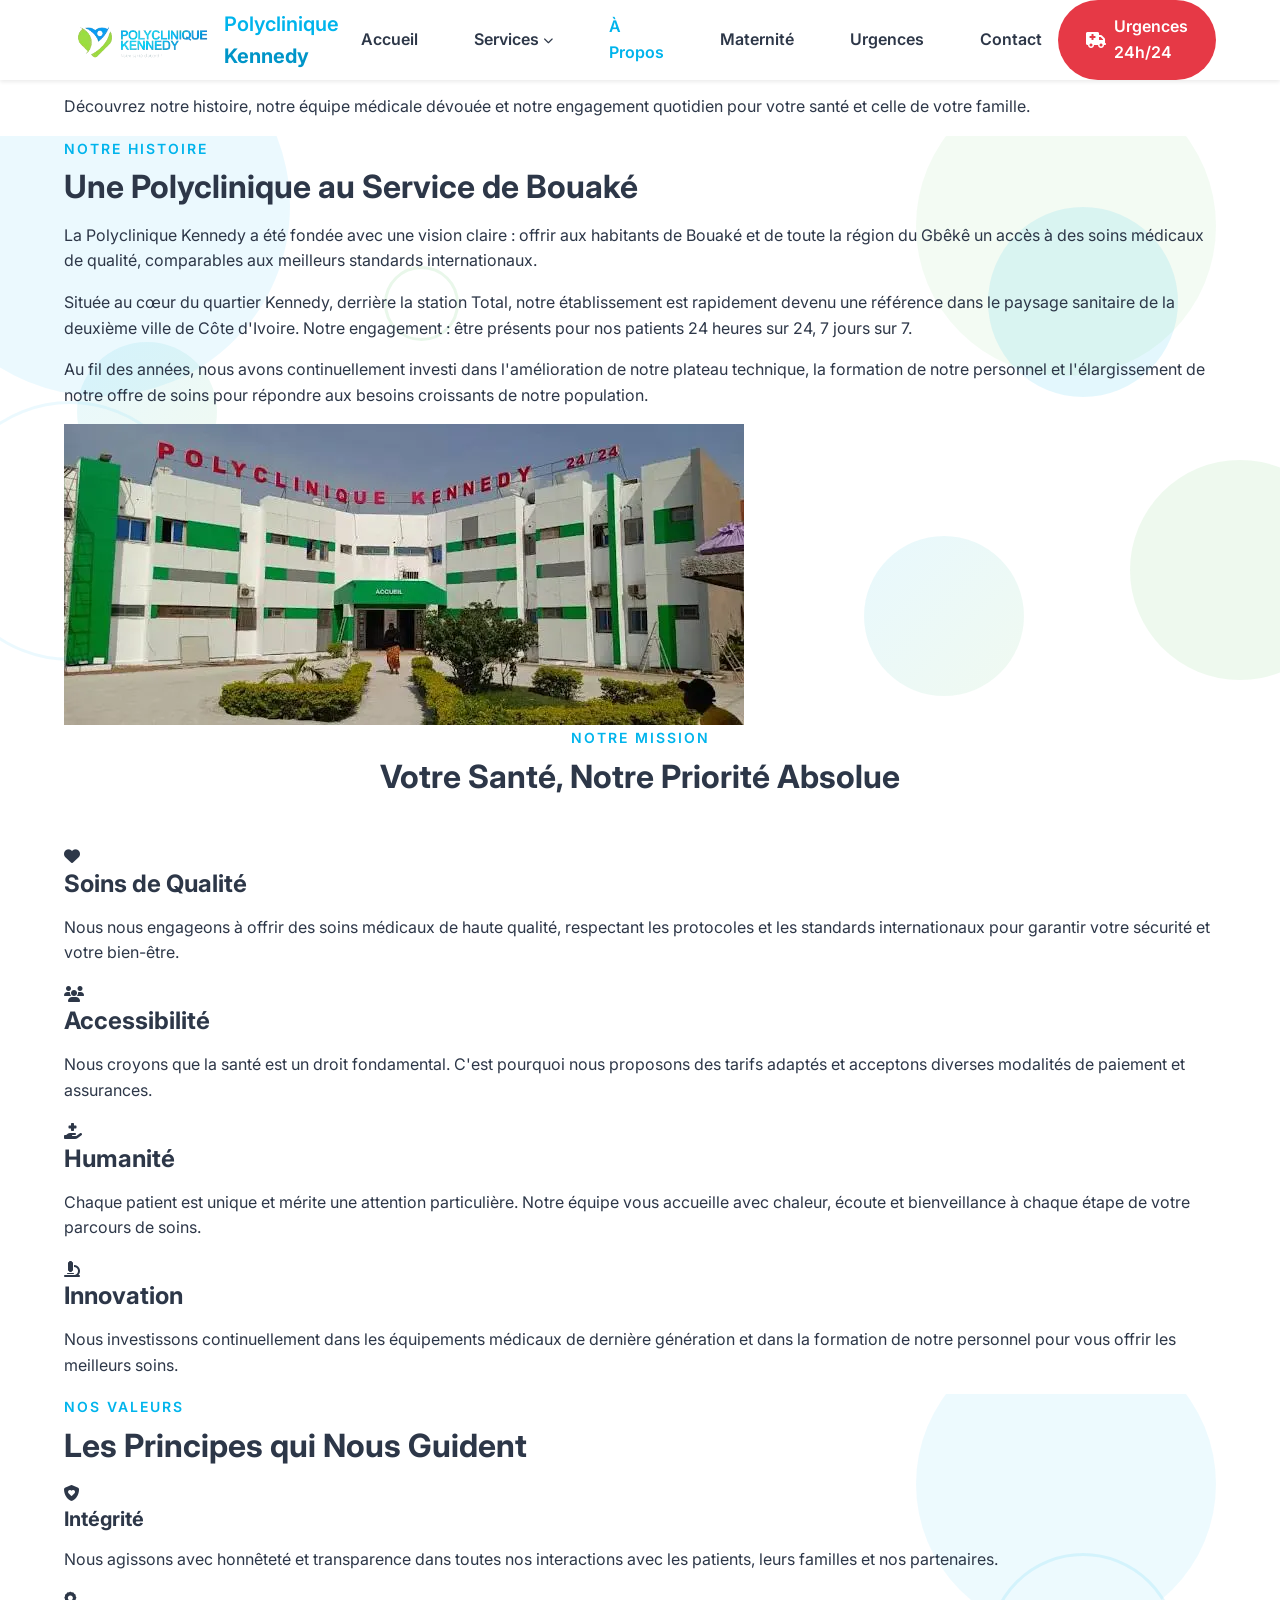
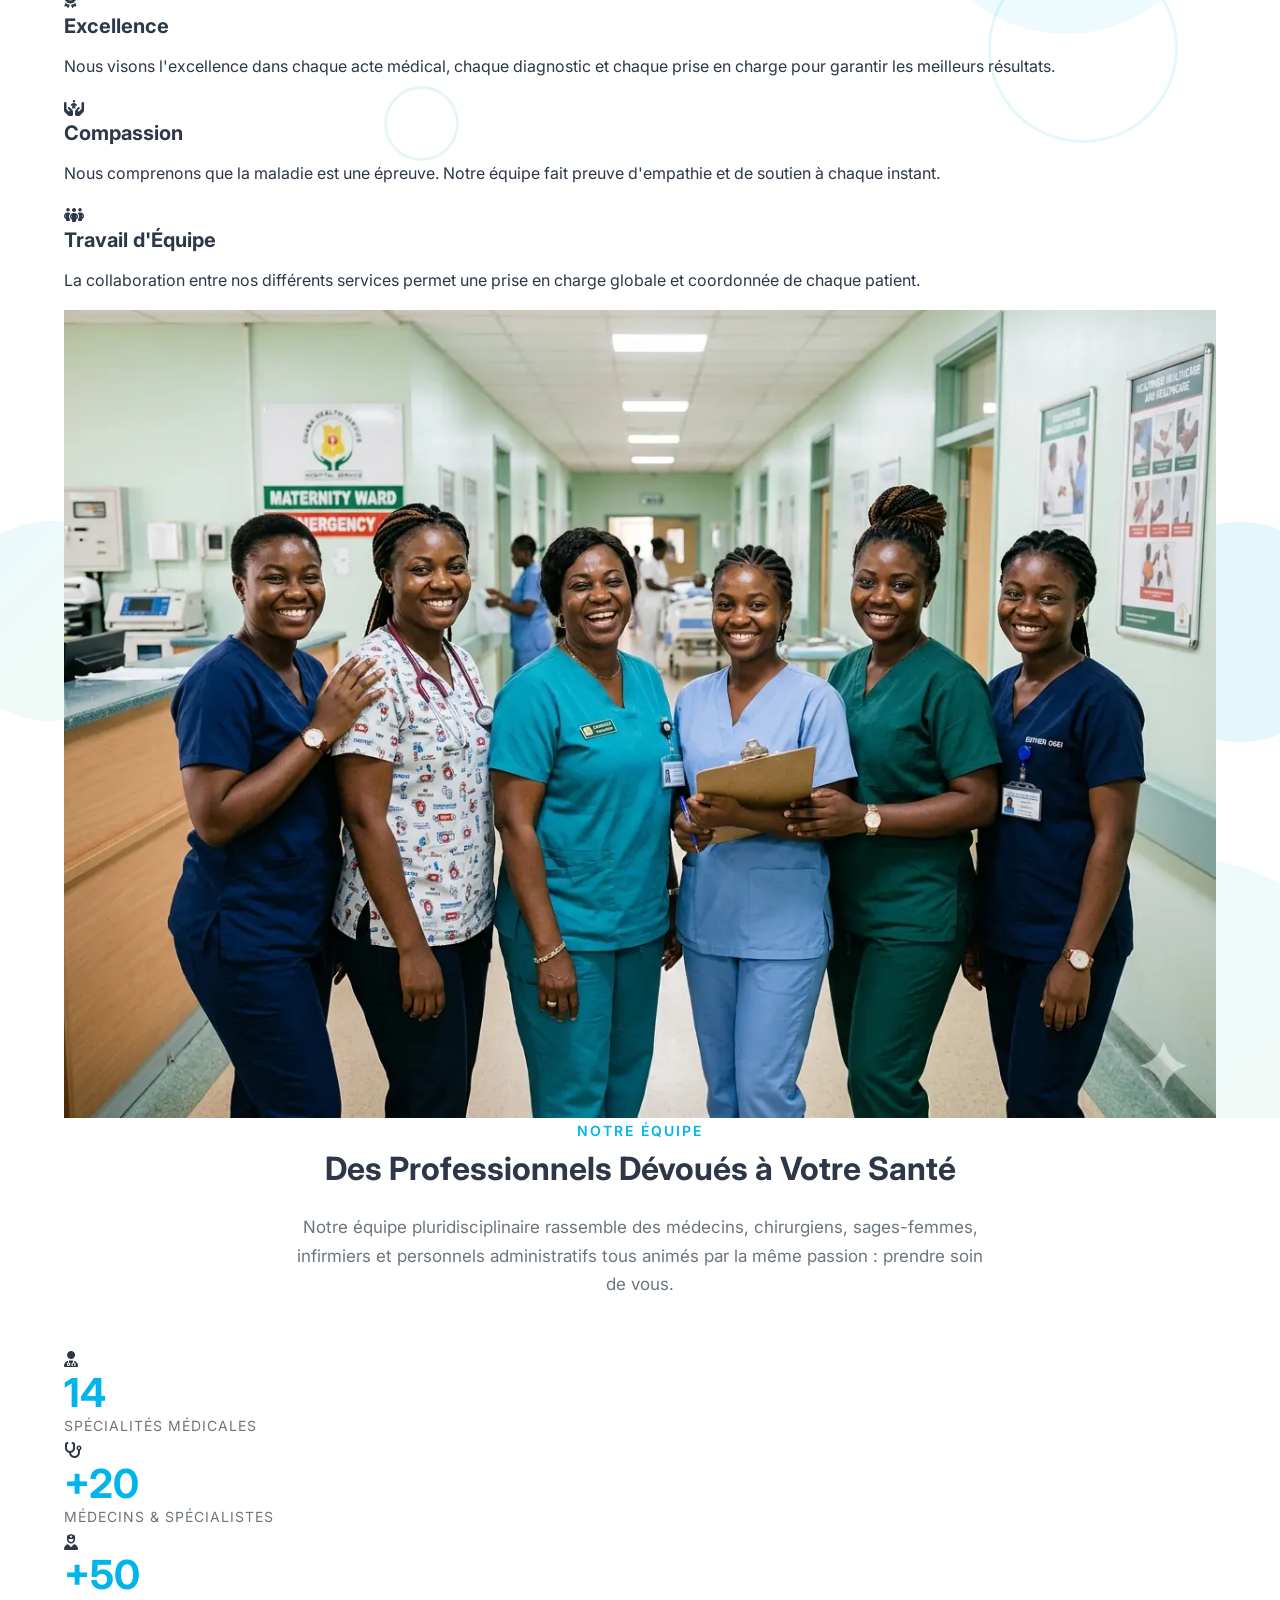
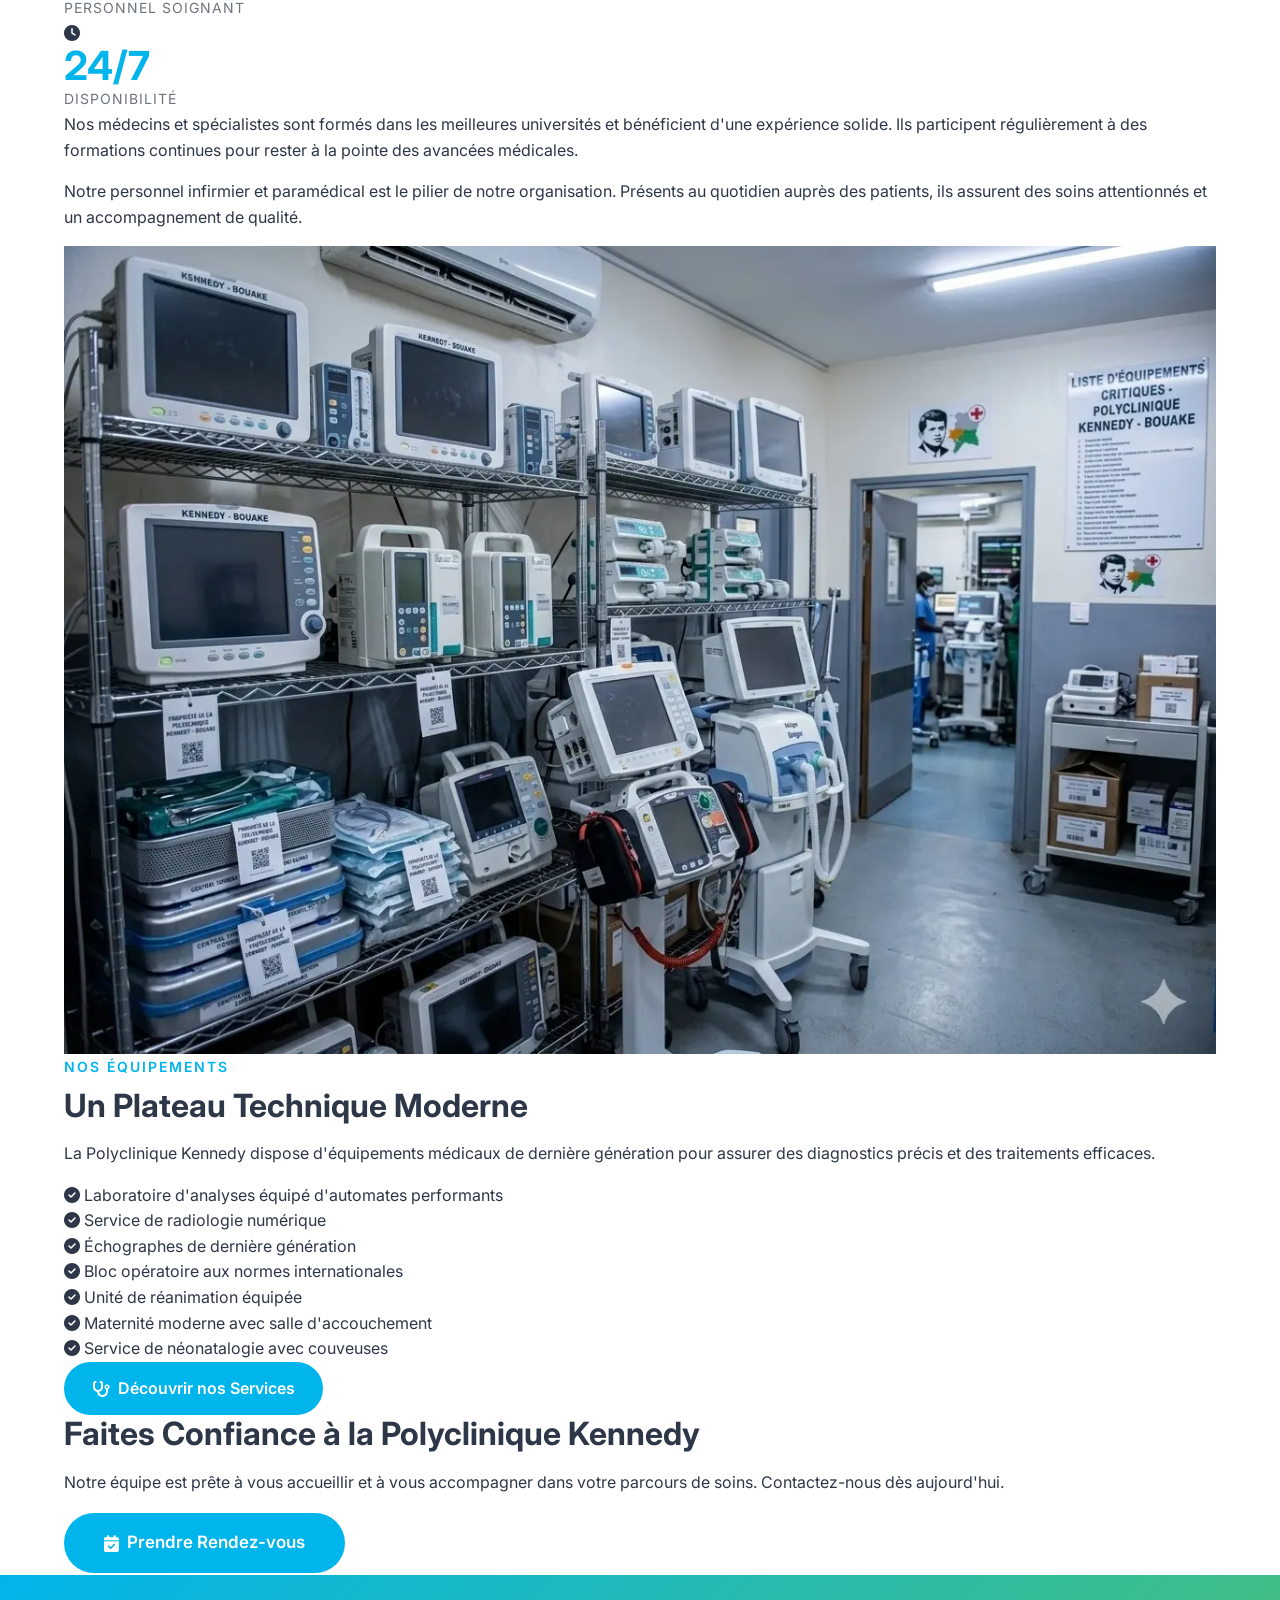
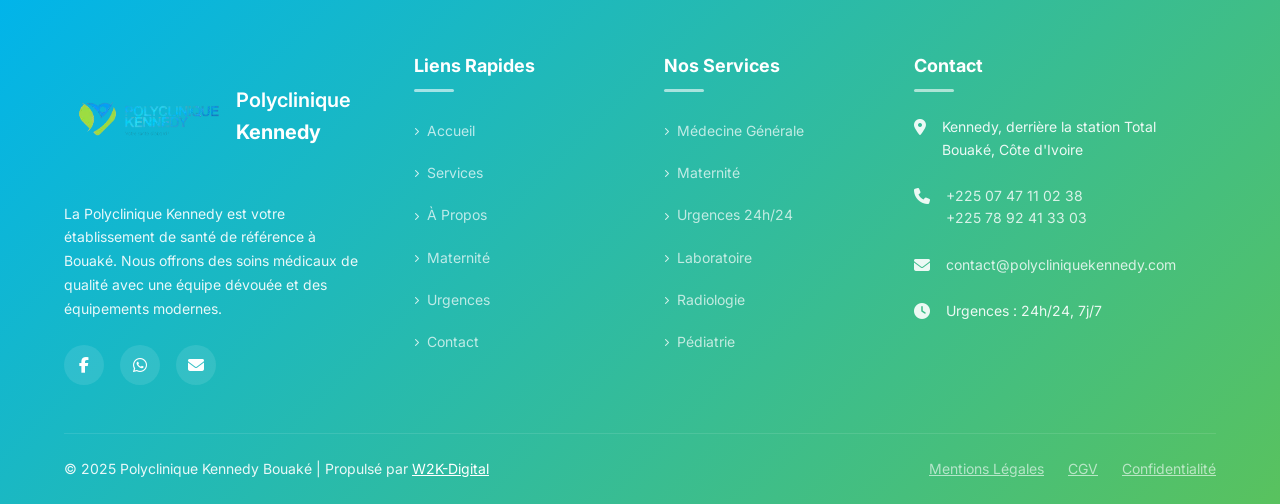
<file: a-propos.html>
<!DOCTYPE html>
<html lang="fr">
<head>
    <meta charset="UTF-8">
    <meta name="viewport" content="width=device-width, initial-scale=1.0">
    <meta http-equiv="X-UA-Compatible" content="IE=edge">
    
    <!-- SEO Meta Tags -->
    <title>À Propos - Polyclinique Kennedy Bouaké | Notre Histoire et Équipe</title>
    <meta name="description" content="Découvrez la Polyclinique Kennedy à Bouaké : notre histoire, notre équipe médicale qualifiée, nos valeurs et notre engagement pour votre santé en Côte d'Ivoire.">
    <meta name="keywords" content="polyclinique Kennedy Bouaké, histoire, équipe médicale, médecins Bouaké, clinique Côte d'Ivoire, soins de santé">
    <meta name="author" content="Polyclinique Kennedy Bouaké">
    <meta name="robots" content="index, follow">
    
    <!-- Open Graph / Facebook -->
    <meta property="og:type" content="website">
    <meta property="og:url" content="https://polycliniquekennedy.com/a-propos.html">
    <meta property="og:title" content="À Propos - Polyclinique Kennedy Bouaké">
    <meta property="og:description" content="Découvrez notre histoire, notre équipe médicale et notre engagement pour votre santé à Bouaké.">
    <meta property="og:image" content="https://polycliniquekennedy.com/images/logo/android-chrome-512x512.png">
    <meta property="og:locale" content="fr_CI">
    
    <!-- Twitter Card -->
    <meta name="twitter:card" content="summary_large_image">
    <meta name="twitter:title" content="À Propos - Polyclinique Kennedy Bouaké">
    <meta name="twitter:description" content="Découvrez notre histoire, notre équipe médicale et notre engagement pour votre santé à Bouaké.">
    <meta name="twitter:image" content="https://polycliniquekennedy.com/images/logo/android-chrome-512x512.png">
    
    <!-- Canonical URL -->
    <link rel="canonical" href="https://polycliniquekennedy.com/a-propos.html">
    
    <!-- Favicon & Icônes -->
    <link rel="icon" type="image/x-icon" href="images/logo/favicon.ico">
    <link rel="icon" type="image/png" sizes="32x32" href="images/logo/favicon-32x32.png">
    <link rel="icon" type="image/png" sizes="16x16" href="images/logo/favicon-16x16.png">
    <link rel="apple-touch-icon" sizes="180x180" href="images/logo/apple-touch-icon.png">
    <link rel="manifest" href="images/logo/site.webmanifest">
    <meta name="theme-color" content="#00B4EC">
    
    <!-- Google Fonts -->
    <link rel="preconnect" href="https://fonts.googleapis.com">
    <link rel="preconnect" href="https://fonts.gstatic.com" crossorigin>
    <link href="https://fonts.googleapis.com/css2?family=Inter:wght@400;600;700&display=swap" rel="stylesheet">
    
    <!-- Font Awesome 6.5.1 -->
    <link rel="stylesheet" href="https://cdnjs.cloudflare.com/ajax/libs/font-awesome/6.5.1/css/all.min.css" integrity="sha512-DTOQO9RWCH3ppGqcWaEA1BIZOC6xxalwEsw9c2QQeAIftl+Vegovlnee1c9QX4TctnWMn13TZye+giMm8e2LwA==" crossorigin="anonymous" referrerpolicy="no-referrer">
    
    <!-- Styles CSS -->
    <link rel="stylesheet" href="css/style.css">
</head>
<body>
    <!-- Header Navigation -->
    <header class="header" id="header">
        <div class="container">
            <nav class="navbar">
                <!-- Logo -->
                <a href="index.html" class="logo"><picture><source srcset="images/logo/logo.webp" type="image/webp"><img src="images/logo/logo.png" alt="Logo Polyclinique Kennedy" class="logo-img"></picture><span>Polyclinique <strong>Kennedy</strong></span></a>
                
                <!-- Menu Navigation Desktop -->
                <ul class="nav-menu" id="nav-menu">
                    <li class="nav-item">
                        <a href="index.html" class="nav-link">Accueil</a>
                    </li>
                    <li class="nav-item has-dropdown">
                        <a href="services.html" class="nav-link">
                            Services <i class="fa-solid fa-chevron-down"></i>
                        </a>
                        <ul class="dropdown-menu">
                            <li><a href="services.html#medecine-generale"><i class="fa-solid fa-user-doctor"></i> Médecine Générale</a></li>
                            <li><a href="services.html#pediatrie"><i class="fa-solid fa-baby"></i> Pédiatrie</a></li>
                            <li><a href="services.html#dentaire"><i class="fa-solid fa-tooth"></i> Cabinet Dentaire</a></li>
                            <li><a href="services.html#laboratoire"><i class="fa-solid fa-flask"></i> Laboratoire</a></li>
                            <li><a href="services.html#radiologie"><i class="fa-solid fa-x-ray"></i> Radiologie</a></li>
                            <li><a href="services.html#bloc-operatoire"><i class="fa-solid fa-bed-pulse"></i> Bloc Opératoire</a></li>
                            <li><a href="services.html#reanimation"><i class="fa-solid fa-heart-pulse"></i> Réanimation</a></li>
                            <li><a href="urgences.html"><i class="fa-solid fa-truck-medical"></i> Urgences 24h/24</a></li>
                            <li><a href="services.html#ophtalmologie"><i class="fa-solid fa-eye"></i> Ophtalmologie</a></li>
                            <li><a href="services.html#gynecologie"><i class="fa-solid fa-venus"></i> Gynécologie</a></li>
                            <li><a href="services.html#echographie"><i class="fa-solid fa-wave-square"></i> Échographie</a></li>
                            <li><a href="services.html#fibroscopie"><i class="fa-solid fa-magnifying-glass"></i> Fibroscopie</a></li>
                            <li><a href="maternite.html"><i class="fa-solid fa-person-breastfeeding"></i> Maternité</a></li>
                            <li><a href="services.html#neonatalogie"><i class="fa-solid fa-baby-carriage"></i> Néonatalogie</a></li>
                        </ul>
                    </li>
                    <li class="nav-item active">
                        <a href="a-propos.html" class="nav-link">À Propos</a>
                    </li>
                    <li class="nav-item">
                        <a href="maternite.html" class="nav-link">Maternité</a>
                    </li>
                    <li class="nav-item">
                        <a href="urgences.html" class="nav-link">Urgences</a>
                    </li>
                    <li class="nav-item">
                        <a href="contact.html" class="nav-link">Contact</a>
                    </li>
                </ul>
                
                <!-- Bouton CTA Urgences -->
                <a href="urgences.html" class="btn btn-urgence">
                    <i class="fa-solid fa-truck-medical"></i> Urgences 24h/24
                </a>
                
                <!-- Menu Hamburger Mobile -->
                <button class="hamburger" id="hamburger" aria-label="Menu mobile">
                    <span class="bar"></span>
                    <span class="bar"></span>
                    <span class="bar"></span>
                </button>
            </nav>
        </div>
    </header>

    <!-- Hero À Propos -->
    <section class="page-hero" data-autoscroll>
        <div class="page-hero-overlay"></div>
        <div class="container">
            <div class="page-hero-content">
                <nav class="breadcrumb" aria-label="Fil d'Ariane">
                    <a href="index.html">Accueil</a>
                    <span class="separator"><i class="fa-solid fa-chevron-right"></i></span>
                    <span class="current">À Propos</span>
                </nav>
                <h1>À Propos de la Polyclinique Kennedy</h1>
                <p>Découvrez notre histoire, notre équipe médicale dévouée et notre engagement quotidien pour votre santé et celle de votre famille.</p>
            </div>
        </div>
    </section>

    <!-- Section Notre Histoire -->
    <section class="about-section has-bubbles" data-autoscroll>
        <div class="bubbles-bg">
            <div class="bubble bubble-cyan bubble-1"></div>
            <div class="bubble bubble-green bubble-2"></div>
            <div class="bubble bubble-gradient bubble-3"></div>
            <div class="bubble bubble-cyan bubble-5"></div>
            <div class="bubble bubble-outline bubble-7"></div>
            <div class="bubble bubble-green bubble-9"></div>
            <div class="bubble bubble-gradient bubble-10"></div>
            <div class="bubble bubble-outline-green bubble-11"></div>
        </div>
        <div class="container">
            <div class="about-grid">
                <div class="about-content">
                    <span class="section-subtitle">Notre Histoire</span>
                    <h2>Une Polyclinique au Service de Bouaké</h2>
                    <p>La Polyclinique Kennedy a été fondée avec une vision claire : offrir aux habitants de Bouaké et de toute la région du Gbêkê un accès à des soins médicaux de qualité, comparables aux meilleurs standards internationaux.</p>
                    <p>Située au cœur du quartier Kennedy, derrière la station Total, notre établissement est rapidement devenu une référence dans le paysage sanitaire de la deuxième ville de Côte d'Ivoire. Notre engagement : être présents pour nos patients 24 heures sur 24, 7 jours sur 7.</p>
                    <p>Au fil des années, nous avons continuellement investi dans l'amélioration de notre plateau technique, la formation de notre personnel et l'élargissement de notre offre de soins pour répondre aux besoins croissants de notre population.</p>
                </div>
                <div class="about-image">
                    <picture>
                        <source srcset="images/polyclinique-facade.webp" type="image/webp">
                        <img src="images/polyclinique-facade.jpg" alt="Façade de la Polyclinique Kennedy à Bouaké" loading="lazy">
                    </picture>
                </div>
            </div>
        </div>
    </section>

    <!-- Section Notre Mission -->
    <section class="mission-section" data-autoscroll>
        <div class="container">
            <div class="section-header">
                <span class="section-subtitle">Notre Mission</span>
                <h2>Votre Santé, Notre Priorité Absolue</h2>
            </div>
            
            <div class="mission-grid">
                <div class="mission-card">
                    <div class="mission-icon">
                        <i class="fa-solid fa-heart"></i>
                    </div>
                    <h3>Soins de Qualité</h3>
                    <p>Nous nous engageons à offrir des soins médicaux de haute qualité, respectant les protocoles et les standards internationaux pour garantir votre sécurité et votre bien-être.</p>
                </div>
                
                <div class="mission-card">
                    <div class="mission-icon">
                        <i class="fa-solid fa-users"></i>
                    </div>
                    <h3>Accessibilité</h3>
                    <p>Nous croyons que la santé est un droit fondamental. C'est pourquoi nous proposons des tarifs adaptés et acceptons diverses modalités de paiement et assurances.</p>
                </div>
                
                <div class="mission-card">
                    <div class="mission-icon">
                        <i class="fa-solid fa-hand-holding-medical"></i>
                    </div>
                    <h3>Humanité</h3>
                    <p>Chaque patient est unique et mérite une attention particulière. Notre équipe vous accueille avec chaleur, écoute et bienveillance à chaque étape de votre parcours de soins.</p>
                </div>
                
                <div class="mission-card">
                    <div class="mission-icon">
                        <i class="fa-solid fa-microscope"></i>
                    </div>
                    <h3>Innovation</h3>
                    <p>Nous investissons continuellement dans les équipements médicaux de dernière génération et dans la formation de notre personnel pour vous offrir les meilleurs soins.</p>
                </div>
            </div>
        </div>
    </section>

    <!-- Section Nos Valeurs -->
    <section class="values-section has-bubbles" data-autoscroll>
        <div class="bubbles-bg">
            <div class="bubble bubble-gradient bubble-4"></div>
            <div class="bubble bubble-green bubble-6"></div>
            <div class="bubble bubble-cyan bubble-2"></div>
            <div class="bubble bubble-cyan bubble-9"></div>
            <div class="bubble bubble-outline bubble-5"></div>
            <div class="bubble bubble-green bubble-8"></div>
            <div class="bubble bubble-gradient bubble-12"></div>
            <div class="bubble bubble-outline-green bubble-11"></div>
        </div>
        <div class="container">
            <div class="values-wrapper">
                <div class="values-content">
                    <span class="section-subtitle">Nos Valeurs</span>
                    <h2>Les Principes qui Nous Guident</h2>
                    
                    <div class="value-item">
                        <div class="value-icon">
                            <i class="fa-solid fa-shield-heart"></i>
                        </div>
                        <div class="value-text">
                            <h4>Intégrité</h4>
                            <p>Nous agissons avec honnêteté et transparence dans toutes nos interactions avec les patients, leurs familles et nos partenaires.</p>
                        </div>
                    </div>
                    
                    <div class="value-item">
                        <div class="value-icon">
                            <i class="fa-solid fa-award"></i>
                        </div>
                        <div class="value-text">
                            <h4>Excellence</h4>
                            <p>Nous visons l'excellence dans chaque acte médical, chaque diagnostic et chaque prise en charge pour garantir les meilleurs résultats.</p>
                        </div>
                    </div>
                    
                    <div class="value-item">
                        <div class="value-icon">
                            <i class="fa-solid fa-hands-holding-child"></i>
                        </div>
                        <div class="value-text">
                            <h4>Compassion</h4>
                            <p>Nous comprenons que la maladie est une épreuve. Notre équipe fait preuve d'empathie et de soutien à chaque instant.</p>
                        </div>
                    </div>
                    
                    <div class="value-item">
                        <div class="value-icon">
                            <i class="fa-solid fa-people-group"></i>
                        </div>
                        <div class="value-text">
                            <h4>Travail d'Équipe</h4>
                            <p>La collaboration entre nos différents services permet une prise en charge globale et coordonnée de chaque patient.</p>
                        </div>
                    </div>
                </div>
                
                <div class="values-image">
                    <picture>
                        <source srcset="images/equipe-soignante.webp" type="image/webp">
                        <img src="images/equipe-soignante.jpg" alt="Équipe soignante de la Polyclinique Kennedy" loading="lazy">
                    </picture>
                </div>
            </div>
        </div>
    </section>

    <!-- Section Notre Équipe -->
    <section class="team-section" data-autoscroll>
        <div class="container">
            <div class="section-header">
                <span class="section-subtitle">Notre Équipe</span>
                <h2>Des Professionnels Dévoués à Votre Santé</h2>
                <p class="section-description">Notre équipe pluridisciplinaire rassemble des médecins, chirurgiens, sages-femmes, infirmiers et personnels administratifs tous animés par la même passion : prendre soin de vous.</p>
            </div>
            
            <div class="team-stats">
                <div class="team-stat">
                    <div class="stat-icon">
                        <i class="fa-solid fa-user-doctor"></i>
                    </div>
                    <span class="stat-number">14</span>
                    <span class="stat-label">Spécialités Médicales</span>
                </div>
                
                <div class="team-stat">
                    <div class="stat-icon">
                        <i class="fa-solid fa-stethoscope"></i>
                    </div>
                    <span class="stat-number">+20</span>
                    <span class="stat-label">Médecins & Spécialistes</span>
                </div>
                
                <div class="team-stat">
                    <div class="stat-icon">
                        <i class="fa-solid fa-user-nurse"></i>
                    </div>
                    <span class="stat-number">+50</span>
                    <span class="stat-label">Personnel Soignant</span>
                </div>
                
                <div class="team-stat">
                    <div class="stat-icon">
                        <i class="fa-solid fa-clock"></i>
                    </div>
                    <span class="stat-number">24/7</span>
                    <span class="stat-label">Disponibilité</span>
                </div>
            </div>
            
            <div class="team-description">
                <p>Nos médecins et spécialistes sont formés dans les meilleures universités et bénéficient d'une expérience solide. Ils participent régulièrement à des formations continues pour rester à la pointe des avancées médicales.</p>
                <p>Notre personnel infirmier et paramédical est le pilier de notre organisation. Présents au quotidien auprès des patients, ils assurent des soins attentionnés et un accompagnement de qualité.</p>
            </div>
        </div>
    </section>

    <!-- Section Équipements -->
    <section class="equipment-section" data-autoscroll>
        <div class="container">
            <div class="equipment-grid">
                <div class="equipment-image">
                    <picture>
                        <source srcset="images/equipements-medicaux.webp" type="image/webp">
                        <img src="images/equipements-medicaux.jpg" alt="Équipements médicaux modernes de la Polyclinique Kennedy" loading="lazy">
                    </picture>
                </div>
                <div class="equipment-content">
                    <span class="section-subtitle">Nos Équipements</span>
                    <h2>Un Plateau Technique Moderne</h2>
                    <p>La Polyclinique Kennedy dispose d'équipements médicaux de dernière génération pour assurer des diagnostics précis et des traitements efficaces.</p>
                    
                    <ul class="equipment-list">
                        <li>
                            <i class="fa-solid fa-check-circle"></i>
                            <span>Laboratoire d'analyses équipé d'automates performants</span>
                        </li>
                        <li>
                            <i class="fa-solid fa-check-circle"></i>
                            <span>Service de radiologie numérique</span>
                        </li>
                        <li>
                            <i class="fa-solid fa-check-circle"></i>
                            <span>Échographes de dernière génération</span>
                        </li>
                        <li>
                            <i class="fa-solid fa-check-circle"></i>
                            <span>Bloc opératoire aux normes internationales</span>
                        </li>
                        <li>
                            <i class="fa-solid fa-check-circle"></i>
                            <span>Unité de réanimation équipée</span>
                        </li>
                        <li>
                            <i class="fa-solid fa-check-circle"></i>
                            <span>Maternité moderne avec salle d'accouchement</span>
                        </li>
                        <li>
                            <i class="fa-solid fa-check-circle"></i>
                            <span>Service de néonatalogie avec couveuses</span>
                        </li>
                    </ul>
                    
                    <a href="services.html" class="btn btn-primary">
                        <i class="fa-solid fa-stethoscope"></i> Découvrir nos Services
                    </a>
                </div>
            </div>
        </div>
    </section>

    <!-- Section CTA -->
    <section class="cta-section" data-autoscroll>
        <div class="container">
            <div class="cta-content">
                <h2>Faites Confiance à la Polyclinique Kennedy</h2>
                <p>Notre équipe est prête à vous accueillir et à vous accompagner dans votre parcours de soins. Contactez-nous dès aujourd'hui.</p>
                <div class="cta-buttons">
                    <a href="contact.html" class="btn btn-primary btn-lg">
                        <i class="fa-solid fa-calendar-check"></i> Prendre Rendez-vous
                    </a>
                    <a href="tel:+2250747110238" class="btn btn-secondary btn-lg">
                        <i class="fa-solid fa-phone"></i> Nous Appeler
                    </a>
                </div>
            </div>
        </div>
    </section>

    <!-- Footer -->
    <footer class="footer">
        <div class="container">
            <div class="footer-grid">
                <!-- Colonne 1 : Logo et Description -->
                <div class="footer-col">
                    <a href="index.html" class="footer-logo"><picture><source srcset="images/logo/logo.webp" type="image/webp"><img src="images/logo/logo.png" alt="Logo Polyclinique Kennedy" class="logo-img"></picture><span>Polyclinique <strong>Kennedy</strong></span></a>
                    <p class="footer-description">
                        La Polyclinique Kennedy est votre établissement de santé de référence à Bouaké. 
                        Nous offrons des soins médicaux de qualité avec une équipe dévouée et des équipements modernes.
                    </p>
                    <div class="footer-social">
                        <a href="https://facebook.com/polycliniquekennedy" target="_blank" rel="noopener" aria-label="Facebook">
                            <i class="fa-brands fa-facebook-f"></i>
                        </a>
                        <a href="https://wa.me/2250747110238" target="_blank" rel="noopener" aria-label="WhatsApp">
                            <i class="fa-brands fa-whatsapp"></i>
                        </a>
                        <a href="mailto:contact@polycliniquekennedy.com" aria-label="Email">
                            <i class="fa-solid fa-envelope"></i>
                        </a>
                    </div>
                </div>
                
                <!-- Colonne 2 : Liens Rapides -->
                <div class="footer-col">
                    <h4>Liens Rapides</h4>
                    <ul class="footer-links">
                        <li><a href="index.html"><i class="fa-solid fa-chevron-right"></i> Accueil</a></li>
                        <li><a href="services.html"><i class="fa-solid fa-chevron-right"></i> Services</a></li>
                        <li><a href="a-propos.html"><i class="fa-solid fa-chevron-right"></i> À Propos</a></li>
                        <li><a href="maternite.html"><i class="fa-solid fa-chevron-right"></i> Maternité</a></li>
                        <li><a href="urgences.html"><i class="fa-solid fa-chevron-right"></i> Urgences</a></li>
                        <li><a href="contact.html"><i class="fa-solid fa-chevron-right"></i> Contact</a></li>
                    </ul>
                </div>
                
                <!-- Colonne 3 : Services Populaires -->
                <div class="footer-col">
                    <h4>Nos Services</h4>
                    <ul class="footer-links">
                        <li><a href="services.html#medecine-generale"><i class="fa-solid fa-chevron-right"></i> Médecine Générale</a></li>
                        <li><a href="maternite.html"><i class="fa-solid fa-chevron-right"></i> Maternité</a></li>
                        <li><a href="urgences.html"><i class="fa-solid fa-chevron-right"></i> Urgences 24h/24</a></li>
                        <li><a href="services.html#laboratoire"><i class="fa-solid fa-chevron-right"></i> Laboratoire</a></li>
                        <li><a href="services.html#radiologie"><i class="fa-solid fa-chevron-right"></i> Radiologie</a></li>
                        <li><a href="services.html#pediatrie"><i class="fa-solid fa-chevron-right"></i> Pédiatrie</a></li>
                    </ul>
                </div>
                
                <!-- Colonne 4 : Contact -->
                <div class="footer-col">
                    <h4>Contact</h4>
                    <ul class="footer-contact">
                        <li>
                            <i class="fa-solid fa-location-dot"></i>
                            <span>Kennedy, derrière la station Total<br>Bouaké, Côte d'Ivoire</span>
                        </li>
                        <li>
                            <i class="fa-solid fa-phone"></i>
                            <span>
                                <a href="tel:+2250747110238">+225 07 47 11 02 38</a><br>
                                <a href="tel:+2257892413303">+225 78 92 41 33 03</a>
                            </span>
                        </li>
                        <li>
                            <i class="fa-solid fa-envelope"></i>
                            <span><a href="mailto:contact@polycliniquekennedy.com">contact@polycliniquekennedy.com</a></span>
                        </li>
                        <li>
                            <i class="fa-solid fa-clock"></i>
                            <span>Urgences : 24h/24, 7j/7</span>
                        </li>
                    </ul>
                </div>
            </div>
            
            <!-- Barre Copyright -->
            <div class="footer-bottom">
                <p>&copy; 2025 Polyclinique Kennedy Bouaké | Propulsé par <a href="https://w2k-digital.com" target="_blank" rel="noopener">W2K-Digital</a></p>
                <ul class="footer-legal">
                    <li><a href="mentions-legales.html">Mentions Légales</a></li>
                    <li><a href="cgv.html">CGV</a></li>
                    <li><a href="confidentialite.html">Confidentialité</a></li>
                </ul>
            </div>
        </div>
    </footer>

    <!-- Bouton Retour en Haut -->
    <button class="back-to-top" id="back-to-top" aria-label="Retour en haut">
        <i class="fa-solid fa-chevron-up"></i>
    </button>

    <!-- Scripts JS -->
    <script src="js/main.js"></script>
</body>
</html>
</file>
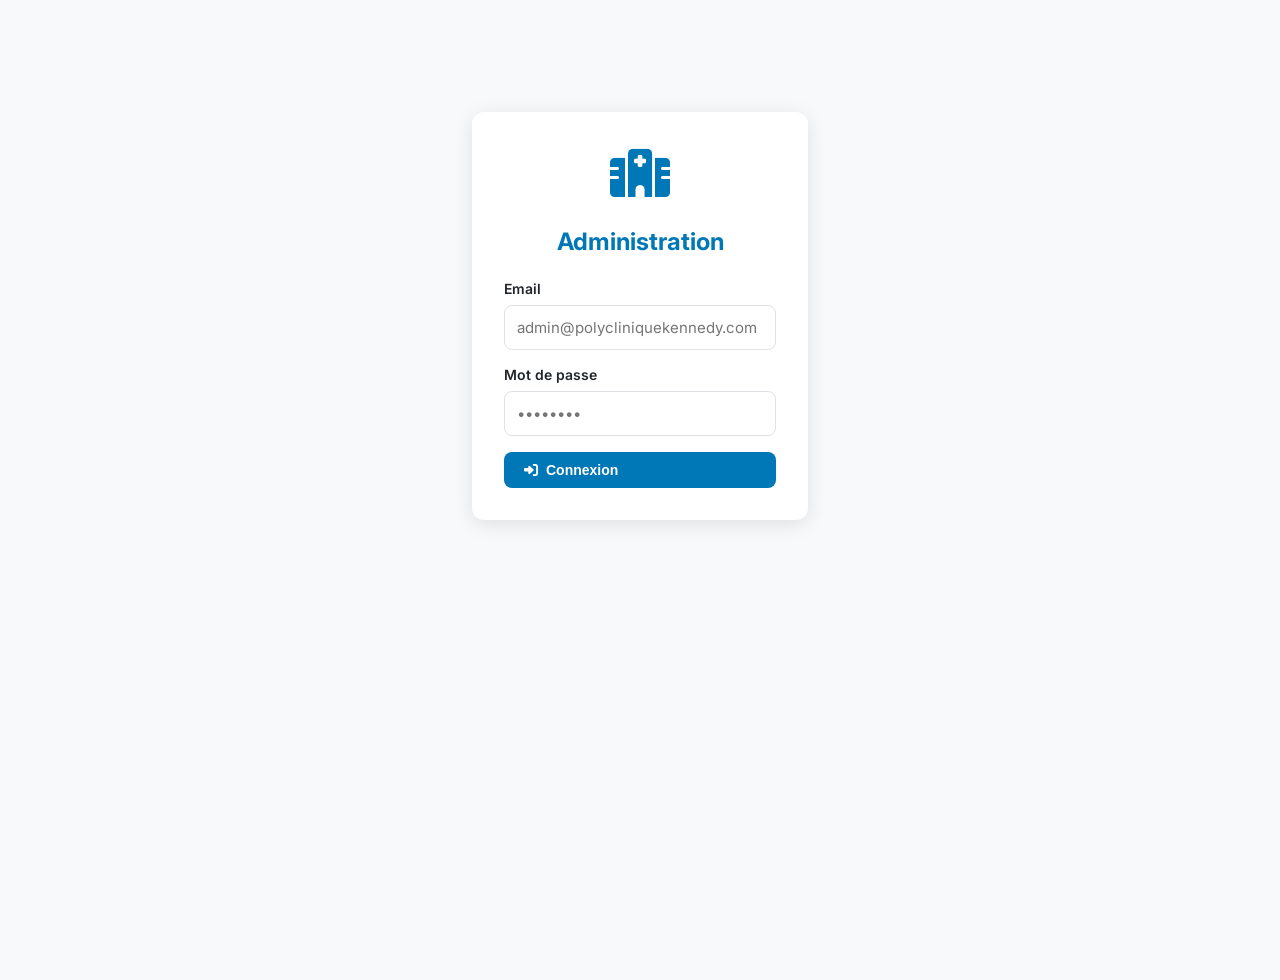
<file: admin-actualites.html>
<!DOCTYPE html>
<html lang="fr">
<head>
    <meta charset="UTF-8">
    <meta name="viewport" content="width=device-width, initial-scale=1.0">
    <title>Gestion Actualités - Admin Polyclinique Kennedy</title>
    <meta name="robots" content="noindex, nofollow">
    <link rel="icon" type="image/png" sizes="32x32" href="images/favicon-32x32.png">
    <link rel="preconnect" href="https://fonts.googleapis.com">
    <link rel="preconnect" href="https://fonts.gstatic.com" crossorigin>
    <link href="https://fonts.googleapis.com/css2?family=Inter:wght@400;600;700&display=swap" rel="stylesheet">
    <link rel="stylesheet" href="https://cdnjs.cloudflare.com/ajax/libs/font-awesome/6.5.1/css/all.min.css">
    <style>
        :root{--primary:#0077B6;--secondary:#00B894;--danger:#E63946;--dark:#212529;--gray:#6C757D;--light:#F8F9FA;--white:#FFF}
        *{margin:0;padding:0;box-sizing:border-box}
        body{font-family:'Inter',sans-serif;background:var(--light);min-height:100vh}
        .admin-header{background:var(--dark);color:var(--white);padding:1rem 2rem;display:flex;justify-content:space-between;align-items:center}
        .admin-header h1{font-family:'Inter',sans-serif;font-size:1.25rem;display:flex;align-items:center;gap:0.5rem}
        .admin-header h1 i{color:var(--primary)}
        .btn{padding:0.625rem 1.25rem;border:none;border-radius:8px;cursor:pointer;font-weight:600;font-size:0.875rem;transition:all 0.3s;display:inline-flex;align-items:center;gap:0.5rem}
        .btn-primary{background:var(--primary);color:var(--white)}
        .btn-primary:hover{background:#005A8C}
        .btn-secondary{background:var(--gray);color:var(--white)}
        .btn-danger{background:var(--danger);color:var(--white)}
        .btn-success{background:var(--secondary);color:var(--white)}
        .btn-sm{padding:0.5rem 0.875rem;font-size:0.8125rem}
        .container{max-width:1200px;margin:0 auto;padding:2rem}
        .admin-nav{background:var(--white);padding:1rem 2rem;border-bottom:1px solid #E9ECEF;display:flex;gap:1rem;flex-wrap:wrap;align-items:center;justify-content:space-between}
        .admin-nav a{color:var(--gray);text-decoration:none;padding:0.5rem 1rem;border-radius:6px;transition:all 0.3s}
        .admin-nav a:hover,.admin-nav a.active{background:var(--primary);color:var(--white)}
        .card{background:var(--white);border-radius:12px;box-shadow:0 2px 8px rgba(0,0,0,0.08);margin-bottom:1.5rem}
        .card-header{padding:1.25rem;border-bottom:1px solid #E9ECEF;display:flex;justify-content:space-between;align-items:center}
        .card-header h2{font-family:'Inter',sans-serif;font-size:1.125rem;color:var(--dark)}
        .card-body{padding:1.25rem}
        .table{width:100%;border-collapse:collapse}
        .table th,.table td{padding:1rem;text-align:left;border-bottom:1px solid #E9ECEF}
        .table th{background:var(--light);font-weight:600;font-size:0.875rem;color:var(--gray)}
        .table td{font-size:0.9375rem}
        .table img{width:80px;height:50px;object-fit:cover;border-radius:6px}
        .badge{padding:0.25rem 0.625rem;border-radius:20px;font-size:0.75rem;font-weight:600}
        .badge-success{background:#D4EDDA;color:#155724}
        .badge-warning{background:#FFF3CD;color:#856404}
        .actions{display:flex;gap:0.5rem}
        .modal{display:none;position:fixed;top:0;left:0;width:100%;height:100%;background:rgba(0,0,0,0.5);z-index:1000;align-items:center;justify-content:center}
        .modal.active{display:flex}
        .modal-content{background:var(--white);border-radius:12px;width:100%;max-width:600px;max-height:90vh;overflow-y:auto}
        .modal-header{padding:1.25rem;border-bottom:1px solid #E9ECEF;display:flex;justify-content:space-between;align-items:center}
        .modal-header h3{font-family:'Inter',sans-serif;font-size:1.125rem}
        .modal-close{background:none;border:none;font-size:1.5rem;cursor:pointer;color:var(--gray)}
        .modal-body{padding:1.25rem}
        .modal-footer{padding:1.25rem;border-top:1px solid #E9ECEF;display:flex;gap:1rem;justify-content:flex-end}
        .form-group{margin-bottom:1rem}
        .form-group label{display:block;margin-bottom:0.5rem;font-weight:600;font-size:0.875rem;color:var(--dark)}
        .form-group input,.form-group textarea,.form-group select{width:100%;padding:0.75rem;border:1px solid #DEE2E6;border-radius:8px;font-size:0.9375rem;font-family:inherit}
        .form-group input:focus,.form-group textarea:focus{outline:none;border-color:var(--primary);box-shadow:0 0 0 3px rgba(0,119,182,0.1)}
        .form-group textarea{resize:vertical;min-height:100px}
        .form-row{display:grid;grid-template-columns:1fr 1fr;gap:1rem}
        .alert{padding:1rem;border-radius:8px;margin-bottom:1rem;display:flex;align-items:center;gap:0.75rem}
        .alert-success{background:#D4EDDA;color:#155724}
        .alert-danger{background:#F8D7DA;color:#721C24}
        .alert-info{background:#D1ECF1;color:#0C5460}
        .empty-state{text-align:center;padding:3rem;color:var(--gray)}
        .empty-state i{font-size:3rem;margin-bottom:1rem;color:#DEE2E6}
        .login-container{max-width:400px;margin:5rem auto;padding:2rem}
        .login-card{background:var(--white);padding:2rem;border-radius:12px;box-shadow:0 4px 20px rgba(0,0,0,0.1)}
        .login-card h2{text-align:center;margin-bottom:1.5rem;color:var(--primary)}
        .login-logo{text-align:center;margin-bottom:1.5rem;font-size:3rem;color:var(--primary)}
        @media(max-width:768px){
            .form-row{grid-template-columns:1fr}
            .table{font-size:0.875rem}
            .table th,.table td{padding:0.75rem 0.5rem}
            .admin-nav{flex-direction:column;align-items:stretch}
            .actions{flex-direction:column}
        }
    </style>
</head>
<body>
    <!-- Login Screen -->
    <div id="login-screen">
        <div class="login-container">
            <div class="login-card">
                <div class="login-logo"><i class="fa-solid fa-hospital"></i></div>
                <h2>Administration</h2>
                <div id="login-error" class="alert alert-danger" style="display:none"></div>
                <form id="login-form">
                    <div class="form-group">
                        <label for="login-email">Email</label>
                        <input type="email" id="login-email" placeholder="admin@polycliniquekennedy.com" required>
                    </div>
                    <div class="form-group">
                        <label for="login-password">Mot de passe</label>
                        <input type="password" id="login-password" placeholder="••••••••" required>
                    </div>
                    <button type="submit" class="btn btn-primary" style="width:100%">
                        <i class="fa-solid fa-right-to-bracket"></i> Connexion
                    </button>
                </form>
            </div>
        </div>
    </div>

    <!-- Admin Panel -->
    <div id="admin-panel" style="display:none">
        <header class="admin-header">
            <h1><i class="fa-solid fa-hospital"></i> Polyclinique Kennedy - Admin</h1>
            <button class="btn btn-secondary btn-sm" id="logout-btn">
                <i class="fa-solid fa-right-from-bracket"></i> Déconnexion
            </button>
        </header>
        
        <nav class="admin-nav">
            <div>
                <a href="#" class="active"><i class="fa-solid fa-newspaper"></i> Actualités</a>
                <a href="index.html" target="_blank"><i class="fa-solid fa-eye"></i> Voir le site</a>
            </div>
            <button class="btn btn-primary" id="add-actu-btn">
                <i class="fa-solid fa-plus"></i> Nouvelle Actualité
            </button>
        </nav>
        
        <div class="container">
            <div id="alert-container"></div>
            
            <div class="card">
                <div class="card-header">
                    <h2><i class="fa-solid fa-newspaper"></i> Liste des Actualités</h2>
                    <span id="actu-count">0 actualité(s)</span>
                </div>
                <div class="card-body">
                    <div id="actualites-loading" class="empty-state">
                        <i class="fa-solid fa-spinner fa-spin"></i>
                        <p>Chargement...</p>
                    </div>
                    <table class="table" id="actualites-table" style="display:none">
                        <thead>
                            <tr>
                                <th>Image</th>
                                <th>Titre</th>
                                <th>Date</th>
                                <th>Statut</th>
                                <th>Actions</th>
                            </tr>
                        </thead>
                        <tbody id="actualites-tbody"></tbody>
                    </table>
                    <div id="actualites-empty" class="empty-state" style="display:none">
                        <i class="fa-solid fa-newspaper"></i>
                        <p>Aucune actualité pour le moment</p>
                        <button class="btn btn-primary" id="add-first-btn">
                            <i class="fa-solid fa-plus"></i> Ajouter la première actualité
                        </button>
                    </div>
                </div>
            </div>
        </div>
    </div>

    <!-- Modal Ajouter/Modifier -->
    <div class="modal" id="actu-modal">
        <div class="modal-content">
            <div class="modal-header">
                <h3 id="modal-title"><i class="fa-solid fa-plus"></i> Nouvelle Actualité</h3>
                <button class="modal-close" id="modal-close">&times;</button>
            </div>
            <form id="actu-form">
                <div class="modal-body">
                    <input type="hidden" id="actu-id">
                    <div class="form-group">
                        <label for="actu-titre">Titre *</label>
                        <input type="text" id="actu-titre" placeholder="Titre de l'actualité" required>
                    </div>
                    <div class="form-row">
                        <div class="form-group">
                            <label for="actu-date">Date de publication *</label>
                            <input type="date" id="actu-date" required>
                        </div>
                        <div class="form-group">
                            <label for="actu-statut">Statut</label>
                            <select id="actu-statut">
                                <option value="true">Publié</option>
                                <option value="false">Brouillon</option>
                            </select>
                        </div>
                    </div>
                    <div class="form-group">
                        <label for="actu-image">URL de l'image *</label>
                        <input type="url" id="actu-image" placeholder="https://exemple.com/image.jpg" required>
                        <small style="color:var(--gray);font-size:0.8125rem">Uploadez sur <a href="https://medias.w2k-digital.com" target="_blank">Cloudflare R2</a> : https://medias.w2k-digital.com/polyclinique-kennedy/nom-image.jpg</small>
                    </div>
                    <div class="form-group">
                        <label for="actu-extrait">Extrait (résumé court) *</label>
                        <textarea id="actu-extrait" placeholder="Court résumé de l'actualité (2-3 phrases)" required></textarea>
                    </div>
                    <div class="form-group">
                        <label for="actu-contenu">Contenu complet</label>
                        <textarea id="actu-contenu" placeholder="Contenu détaillé de l'actualité..." style="min-height:150px"></textarea>
                    </div>
                </div>
                <div class="modal-footer">
                    <button type="button" class="btn btn-secondary" id="modal-cancel">Annuler</button>
                    <button type="submit" class="btn btn-success">
                        <i class="fa-solid fa-save"></i> Enregistrer
                    </button>
                </div>
            </form>
        </div>
    </div>

    <!-- Modal Confirmation Suppression -->
    <div class="modal" id="delete-modal">
        <div class="modal-content" style="max-width:400px">
            <div class="modal-header">
                <h3><i class="fa-solid fa-triangle-exclamation" style="color:var(--danger)"></i> Confirmation</h3>
                <button class="modal-close" id="delete-modal-close">&times;</button>
            </div>
            <div class="modal-body">
                <p>Êtes-vous sûr de vouloir supprimer cette actualité ?</p>
                <p style="color:var(--gray);font-size:0.875rem">Cette action est irréversible.</p>
                <input type="hidden" id="delete-actu-id">
            </div>
            <div class="modal-footer">
                <button type="button" class="btn btn-secondary" id="delete-cancel">Annuler</button>
                <button type="button" class="btn btn-danger" id="delete-confirm">
                    <i class="fa-solid fa-trash"></i> Supprimer
                </button>
            </div>
        </div>
    </div>

    <script>
        // Configuration Supabase
        const SUPABASE_URL = 'https://ilycnutphhmuvaonkrsa.supabase.co';
        const SUPABASE_KEY = 'eyJhbGciOiJIUzI1NiIsInR5cCI6IkpXVCJ9.eyJpc3MiOiJzdXBhYmFzZSIsInJlZiI6ImlseWNudXRwaGhtdXZhb25rcnNhIiwicm9sZSI6ImFub24iLCJpYXQiOjE3NzQ1MjY5NDcsImV4cCI6MjA5MDEwMjk0N30.80ipBwMVvAkC2f0Oz2Wzl8E6GjMwlLCoE72XbePtmnM';
        
        // URL Cloudflare R2 pour les médias
        const MEDIA_URL = 'https://medias.w2k-digital.com';
        
        // Mode démo désactivé - Supabase configuré
        const DEMO_MODE = false;
        
        // Données démo
        let demoActualites = [
            { id: 1, titre: 'Nouveau Scanner Dernière Génération', date_publication: '2025-01-15', image: 'https://medias.w2k-digital.com/polyclinique-kennedy/actu-nouveau-scanner.jpg', extrait: 'La Polyclinique Kennedy se dote d\'un scanner de dernière génération.', contenu: '', actif: true },
            { id: 2, titre: 'Journée Gratuite de Dépistage', date_publication: '2025-01-10', image: 'https://medias.w2k-digital.com/polyclinique-kennedy/actu-journee-depistage.jpg', extrait: 'Grande journée de dépistage gratuit du diabète et de l\'hypertension.', contenu: '', actif: true },
            { id: 3, titre: 'Nouveau Pédiatre Rejoint l\'Équipe', date_publication: '2025-01-05', image: 'https://medias.w2k-digital.com/polyclinique-kennedy/actu-nouveau-pediatre.jpg', extrait: 'Dr. Kouamé Akissi, spécialiste en pédiatrie, rejoint notre équipe.', contenu: '', actif: false }
        ];
        
        let currentUser = null;
        
        // Éléments DOM
        const loginScreen = document.getElementById('login-screen');
        const adminPanel = document.getElementById('admin-panel');
        const loginForm = document.getElementById('login-form');
        const loginError = document.getElementById('login-error');
        const logoutBtn = document.getElementById('logout-btn');
        const actuModal = document.getElementById('actu-modal');
        const deleteModal = document.getElementById('delete-modal');
        const actuForm = document.getElementById('actu-form');
        const actuTable = document.getElementById('actualites-table');
        const actuTbody = document.getElementById('actualites-tbody');
        const actuLoading = document.getElementById('actualites-loading');
        const actuEmpty = document.getElementById('actualites-empty');
        const actuCount = document.getElementById('actu-count');
        const alertContainer = document.getElementById('alert-container');
        
        // Login
        loginForm.addEventListener('submit', async (e) => {
            e.preventDefault();
            const email = document.getElementById('login-email').value;
            const password = document.getElementById('login-password').value;
            
            if (DEMO_MODE) {
                if (email === 'admin@polycliniquekennedy.com' && password === 'admin123') {
                    currentUser = { email };
                    showAdminPanel();
                } else {
                    showLoginError('Email ou mot de passe incorrect');
                }
                return;
            }
            
            try {
                const res = await fetch(SUPABASE_URL + '/auth/v1/token?grant_type=password', {
                    method: 'POST',
                    headers: { 'Content-Type': 'application/json', 'apikey': SUPABASE_KEY },
                    body: JSON.stringify({ email, password })
                });
                const data = await res.json();
                if (data.access_token) {
                    currentUser = data;
                    localStorage.setItem('supabase_token', data.access_token);
                    showAdminPanel();
                } else {
                    showLoginError('Email ou mot de passe incorrect');
                }
            } catch (err) {
                showLoginError('Erreur de connexion');
            }
        });
        
        function showLoginError(msg) {
            loginError.textContent = msg;
            loginError.style.display = 'flex';
        }
        
        function showAdminPanel() {
            loginScreen.style.display = 'none';
            adminPanel.style.display = 'block';
            loadActualites();
        }
        
        logoutBtn.addEventListener('click', () => {
            currentUser = null;
            localStorage.removeItem('supabase_token');
            adminPanel.style.display = 'none';
            loginScreen.style.display = 'block';
            loginForm.reset();
            loginError.style.display = 'none';
        });
        
        // Charger actualités
        async function loadActualites() {
            actuLoading.style.display = 'block';
            actuTable.style.display = 'none';
            actuEmpty.style.display = 'none';
            
            let actualites = [];
            
            if (DEMO_MODE) {
                actualites = demoActualites;
            } else {
                try {
                    const res = await fetch(SUPABASE_URL + '/rest/v1/actualites?select=*&order=date_publication.desc', {
                        headers: { 'apikey': SUPABASE_KEY, 'Authorization': 'Bearer ' + localStorage.getItem('supabase_token') }
                    });
                    actualites = await res.json();
                } catch (err) {
                    showAlert('Erreur de chargement', 'danger');
                }
            }
            
            actuLoading.style.display = 'none';
            
            if (actualites.length === 0) {
                actuEmpty.style.display = 'block';
            } else {
                actuTable.style.display = 'table';
                renderActualites(actualites);
            }
            
            actuCount.textContent = actualites.length + ' actualité(s)';
        }
        
        function renderActualites(actualites) {
            actuTbody.innerHTML = '';
            actualites.forEach(actu => {
                const tr = document.createElement('tr');
                tr.innerHTML = `
                    <td><img src="${actu.image}" alt="${actu.titre}" onerror="this.src='images/placeholder.jpg'"></td>
                    <td><strong>${actu.titre}</strong></td>
                    <td>${formatDate(actu.date_publication)}</td>
                    <td><span class="badge ${actu.actif ? 'badge-success' : 'badge-warning'}">${actu.actif ? 'Publié' : 'Brouillon'}</span></td>
                    <td class="actions">
                        <button class="btn btn-primary btn-sm" onclick="editActu(${actu.id})"><i class="fa-solid fa-pen"></i></button>
                        <button class="btn btn-danger btn-sm" onclick="confirmDelete(${actu.id})"><i class="fa-solid fa-trash"></i></button>
                    </td>
                `;
                actuTbody.appendChild(tr);
            });
        }
        
        function formatDate(dateStr) {
            return new Date(dateStr).toLocaleDateString('fr-FR', { day: 'numeric', month: 'short', year: 'numeric' });
        }
        
        // Modal handlers
        document.getElementById('add-actu-btn').addEventListener('click', openAddModal);
        document.getElementById('add-first-btn')?.addEventListener('click', openAddModal);
        document.getElementById('modal-close').addEventListener('click', closeModal);
        document.getElementById('modal-cancel').addEventListener('click', closeModal);
        document.getElementById('delete-modal-close').addEventListener('click', () => deleteModal.classList.remove('active'));
        document.getElementById('delete-cancel').addEventListener('click', () => deleteModal.classList.remove('active'));
        
        function openAddModal() {
            document.getElementById('modal-title').innerHTML = '<i class="fa-solid fa-plus"></i> Nouvelle Actualité';
            document.getElementById('actu-id').value = '';
            actuForm.reset();
            document.getElementById('actu-date').value = new Date().toISOString().split('T')[0];
            actuModal.classList.add('active');
        }
        
        function closeModal() {
            actuModal.classList.remove('active');
        }
        
        function editActu(id) {
            const actu = DEMO_MODE ? demoActualites.find(a => a.id === id) : null;
            if (!actu && DEMO_MODE) return;
            
            document.getElementById('modal-title').innerHTML = '<i class="fa-solid fa-pen"></i> Modifier l\'Actualité';
            document.getElementById('actu-id').value = actu.id;
            document.getElementById('actu-titre').value = actu.titre;
            document.getElementById('actu-date').value = actu.date_publication;
            document.getElementById('actu-image').value = actu.image;
            document.getElementById('actu-extrait').value = actu.extrait;
            document.getElementById('actu-contenu').value = actu.contenu || '';
            document.getElementById('actu-statut').value = actu.actif.toString();
            actuModal.classList.add('active');
        }
        
        function confirmDelete(id) {
            document.getElementById('delete-actu-id').value = id;
            deleteModal.classList.add('active');
        }
        
        document.getElementById('delete-confirm').addEventListener('click', async () => {
            const id = parseInt(document.getElementById('delete-actu-id').value);
            
            if (DEMO_MODE) {
                demoActualites = demoActualites.filter(a => a.id !== id);
                deleteModal.classList.remove('active');
                showAlert('Actualité supprimée', 'success');
                loadActualites();
                return;
            }
            
            try {
                await fetch(SUPABASE_URL + '/rest/v1/actualites?id=eq.' + id, {
                    method: 'DELETE',
                    headers: { 'apikey': SUPABASE_KEY, 'Authorization': 'Bearer ' + localStorage.getItem('supabase_token') }
                });
                deleteModal.classList.remove('active');
                showAlert('Actualité supprimée', 'success');
                loadActualites();
            } catch (err) {
                showAlert('Erreur lors de la suppression', 'danger');
            }
        });
        
        // Save actualité
        actuForm.addEventListener('submit', async (e) => {
            e.preventDefault();
            
            const id = document.getElementById('actu-id').value;
            const actu = {
                titre: document.getElementById('actu-titre').value,
                date_publication: document.getElementById('actu-date').value,
                image: document.getElementById('actu-image').value,
                image_webp: document.getElementById('actu-image').value.replace(/\.(jpg|jpeg|png)$/i, '.webp'),
                extrait: document.getElementById('actu-extrait').value,
                contenu: document.getElementById('actu-contenu').value,
                actif: document.getElementById('actu-statut').value === 'true'
            };
            
            if (DEMO_MODE) {
                if (id) {
                    const index = demoActualites.findIndex(a => a.id === parseInt(id));
                    if (index !== -1) demoActualites[index] = { ...demoActualites[index], ...actu };
                } else {
                    actu.id = Date.now();
                    demoActualites.unshift(actu);
                }
                closeModal();
                showAlert(id ? 'Actualité modifiée' : 'Actualité ajoutée', 'success');
                loadActualites();
                return;
            }
            
            try {
                const method = id ? 'PATCH' : 'POST';
                const url = id ? SUPABASE_URL + '/rest/v1/actualites?id=eq.' + id : SUPABASE_URL + '/rest/v1/actualites';
                await fetch(url, {
                    method,
                    headers: { 
                        'Content-Type': 'application/json',
                        'apikey': SUPABASE_KEY, 
                        'Authorization': 'Bearer ' + localStorage.getItem('supabase_token'),
                        'Prefer': 'return=minimal'
                    },
                    body: JSON.stringify(actu)
                });
                closeModal();
                showAlert(id ? 'Actualité modifiée' : 'Actualité ajoutée', 'success');
                loadActualites();
            } catch (err) {
                showAlert('Erreur lors de l\'enregistrement', 'danger');
            }
        });
        
        function showAlert(message, type) {
            alertContainer.innerHTML = `<div class="alert alert-${type}"><i class="fa-solid fa-${type === 'success' ? 'check-circle' : 'exclamation-circle'}"></i> ${message}</div>`;
            setTimeout(() => alertContainer.innerHTML = '', 3000);
        }
        
        // Check session on load
        const savedToken = localStorage.getItem('supabase_token');
        if (savedToken && !DEMO_MODE) {
            currentUser = { token: savedToken };
            showAdminPanel();
        }
        
        // Info mode démo
        if (DEMO_MODE) {
            console.log('Mode DEMO actif - Identifiants: admin@polycliniquekennedy.com / admin123');
        }
    </script>
</body>
</html>
</file>
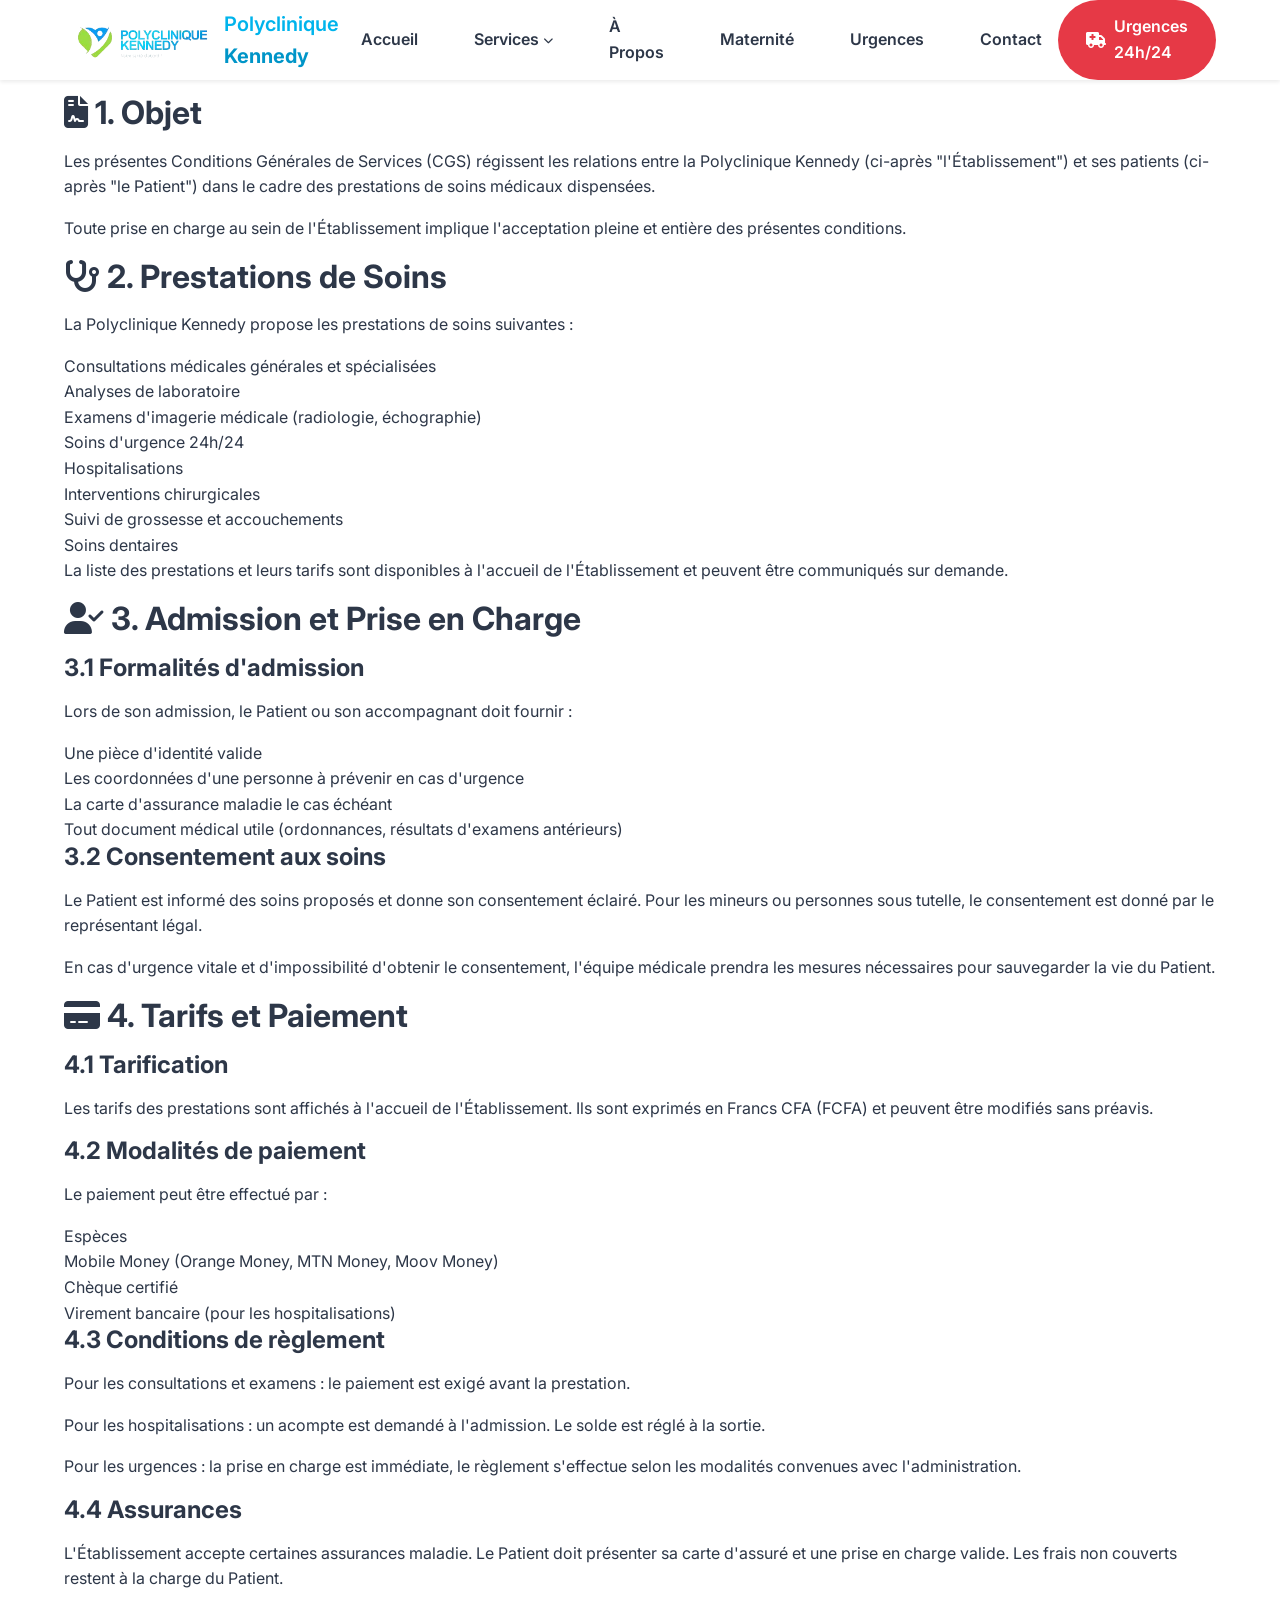
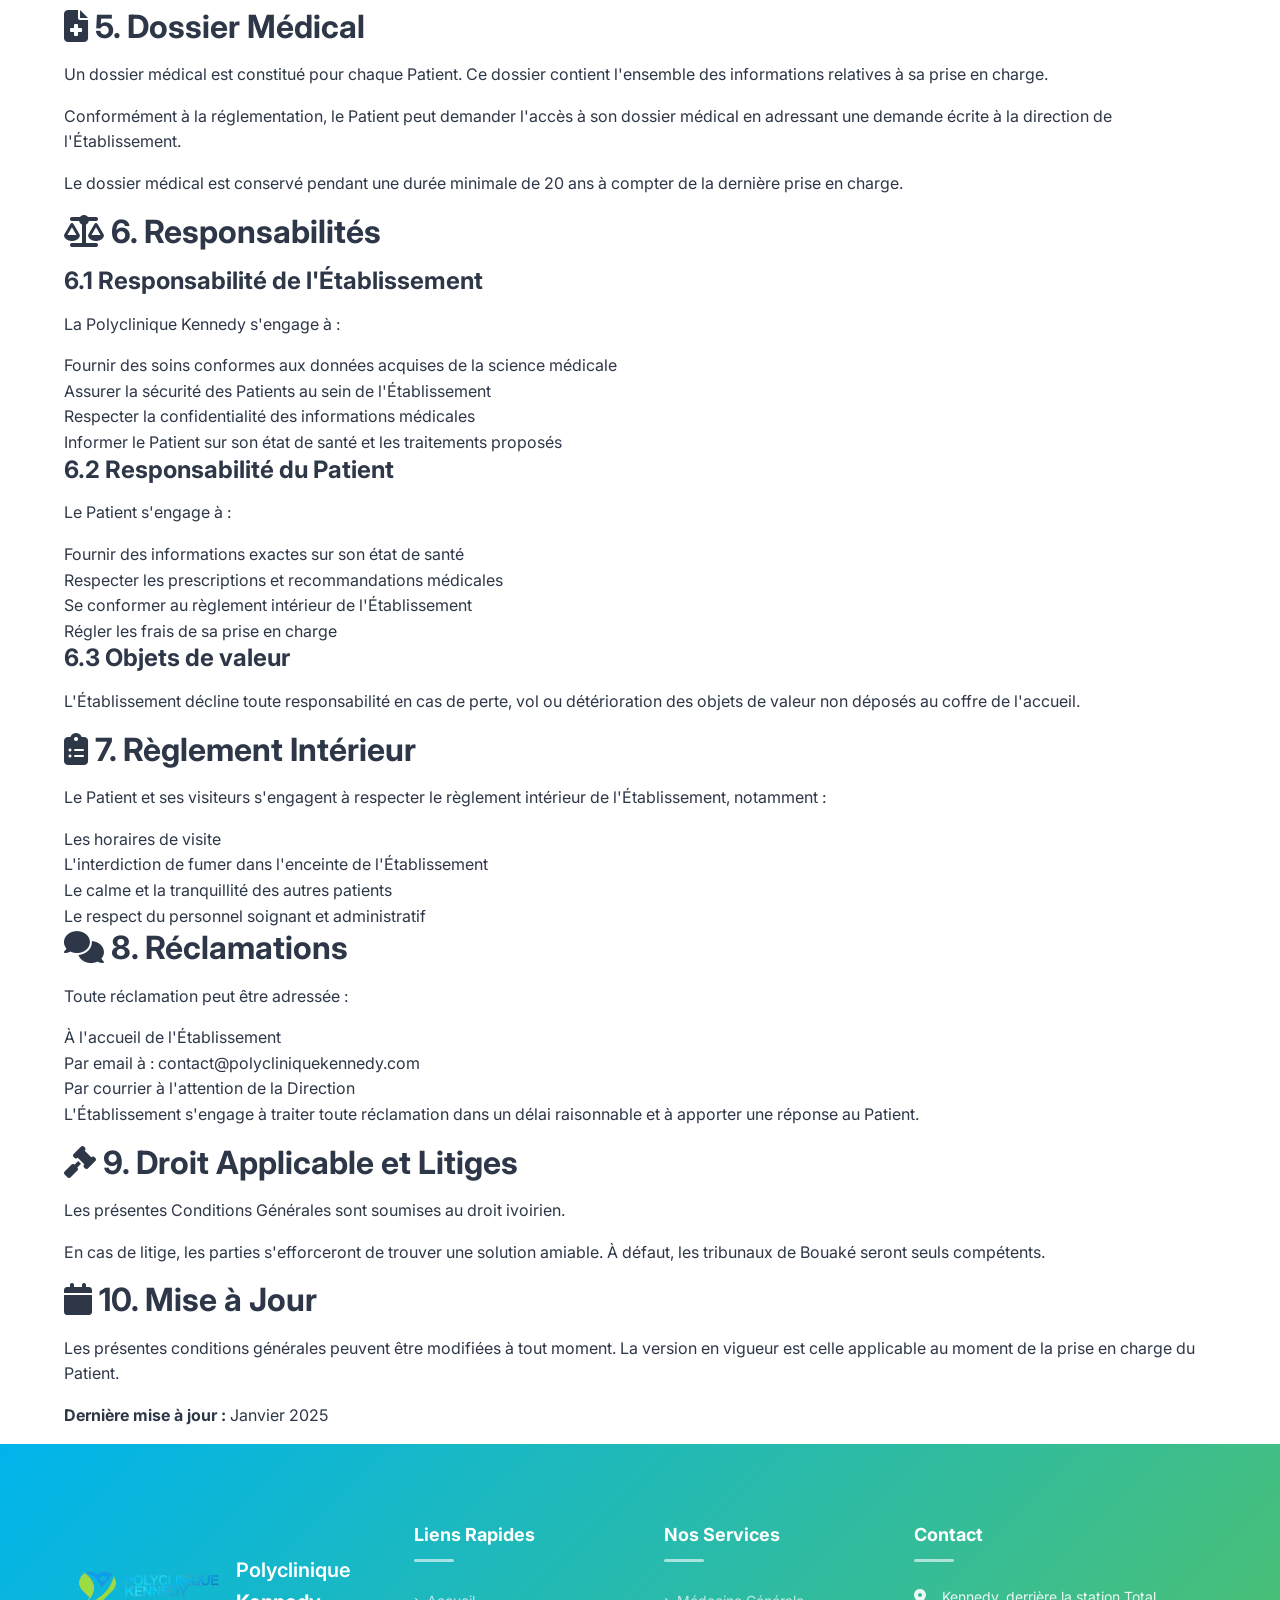
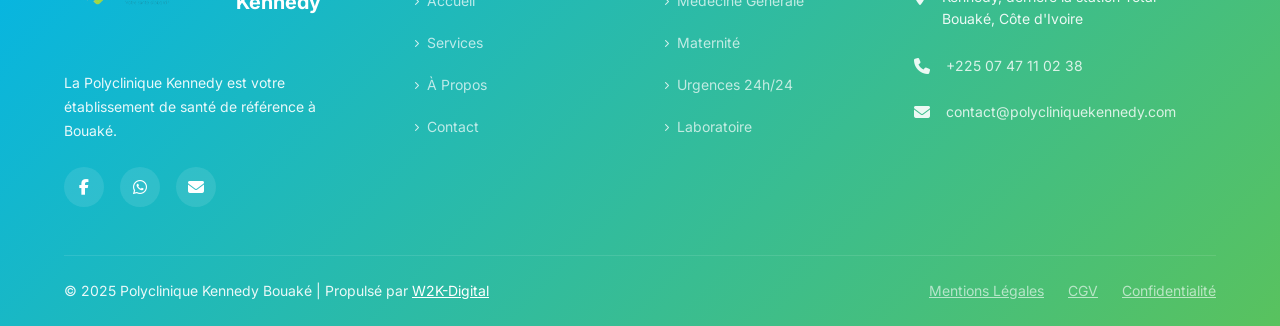
<file: cgv.html>
<!DOCTYPE html>
<html lang="fr">
<head>
    <meta charset="UTF-8">
    <meta name="viewport" content="width=device-width, initial-scale=1.0">
    <meta http-equiv="X-UA-Compatible" content="IE=edge">
    
    <!-- SEO Meta Tags -->
    <title>Conditions Générales - Polyclinique Kennedy Bouaké</title>
    <meta name="description" content="Conditions générales de services de la Polyclinique Kennedy à Bouaké. Informations sur les prestations médicales, paiements et responsabilités.">
    <meta name="robots" content="noindex, follow">
    
    <!-- Canonical URL -->
    <link rel="canonical" href="https://polycliniquekennedy.com/cgv.html">
    
    <!-- Favicon & Icônes -->
    <link rel="icon" type="image/x-icon" href="images/logo/favicon.ico">
    <link rel="icon" type="image/png" sizes="32x32" href="images/logo/favicon-32x32.png">
    <link rel="icon" type="image/png" sizes="16x16" href="images/logo/favicon-16x16.png">
    <link rel="apple-touch-icon" sizes="180x180" href="images/logo/apple-touch-icon.png">
    <link rel="manifest" href="images/logo/site.webmanifest">
    <meta name="theme-color" content="#00B4EC">
    
    <!-- Google Fonts -->
    <link rel="preconnect" href="https://fonts.googleapis.com">
    <link rel="preconnect" href="https://fonts.gstatic.com" crossorigin>
    <link href="https://fonts.googleapis.com/css2?family=Inter:wght@400;600;700&display=swap" rel="stylesheet">
    
    <!-- Font Awesome 6.5.1 -->
    <link rel="stylesheet" href="https://cdnjs.cloudflare.com/ajax/libs/font-awesome/6.5.1/css/all.min.css" integrity="sha512-DTOQO9RWCH3ppGqcWaEA1BIZOC6xxalwEsw9c2QQeAIftl+Vegovlnee1c9QX4TctnWMn13TZye+giMm8e2LwA==" crossorigin="anonymous" referrerpolicy="no-referrer">
    
    <!-- Styles CSS -->
    <link rel="stylesheet" href="css/style.css">
</head>
<body>
    <!-- Header Navigation -->
    <header class="header" id="header">
        <div class="container">
            <nav class="navbar">
                <a href="index.html" class="logo"><picture><source srcset="images/logo/logo.webp" type="image/webp"><img src="images/logo/logo.png" alt="Logo Polyclinique Kennedy" class="logo-img"></picture><span>Polyclinique <strong>Kennedy</strong></span></a>
                
                <ul class="nav-menu" id="nav-menu">
                    <li class="nav-item"><a href="index.html" class="nav-link">Accueil</a></li>
                    <li class="nav-item has-dropdown">
                        <a href="services.html" class="nav-link">Services <i class="fa-solid fa-chevron-down"></i></a>
                        <ul class="dropdown-menu">
                            <li><a href="services.html#medecine-generale"><i class="fa-solid fa-user-doctor"></i> Médecine Générale</a></li>
                            <li><a href="services.html#pediatrie"><i class="fa-solid fa-baby"></i> Pédiatrie</a></li>
                            <li><a href="services.html#laboratoire"><i class="fa-solid fa-flask"></i> Laboratoire</a></li>
                            <li><a href="urgences.html"><i class="fa-solid fa-truck-medical"></i> Urgences 24h/24</a></li>
                            <li><a href="maternite.html"><i class="fa-solid fa-person-breastfeeding"></i> Maternité</a></li>
                        </ul>
                    </li>
                    <li class="nav-item"><a href="a-propos.html" class="nav-link">À Propos</a></li>
                    <li class="nav-item"><a href="maternite.html" class="nav-link">Maternité</a></li>
                    <li class="nav-item"><a href="urgences.html" class="nav-link">Urgences</a></li>
                    <li class="nav-item"><a href="contact.html" class="nav-link">Contact</a></li>
                </ul>
                
                <a href="urgences.html" class="btn btn-urgence">
                    <i class="fa-solid fa-truck-medical"></i> Urgences 24h/24
                </a>
                
                <button class="hamburger" id="hamburger" aria-label="Menu mobile">
                    <span class="bar"></span>
                    <span class="bar"></span>
                    <span class="bar"></span>
                </button>
            </nav>
        </div>
    </header>

    <!-- Hero -->
    <section class="page-hero page-hero-short">
        <div class="page-hero-overlay"></div>
        <div class="container">
            <div class="page-hero-content">
                <nav class="breadcrumb" aria-label="Fil d'Ariane">
                    <a href="index.html">Accueil</a>
                    <span class="separator"><i class="fa-solid fa-chevron-right"></i></span>
                    <span class="current">Conditions Générales</span>
                </nav>
                <h1>Conditions Générales de Services</h1>
            </div>
        </div>
    </section>

    <!-- Contenu CGV -->
    <section class="legal-content">
        <div class="container">
            <div class="legal-wrapper">
                
                <article class="legal-section">
                    <h2><i class="fa-solid fa-file-contract"></i> 1. Objet</h2>
                    <p>Les présentes Conditions Générales de Services (CGS) régissent les relations entre la Polyclinique Kennedy (ci-après "l'Établissement") et ses patients (ci-après "le Patient") dans le cadre des prestations de soins médicaux dispensées.</p>
                    <p>Toute prise en charge au sein de l'Établissement implique l'acceptation pleine et entière des présentes conditions.</p>
                </article>

                <article class="legal-section">
                    <h2><i class="fa-solid fa-stethoscope"></i> 2. Prestations de Soins</h2>
                    <p>La Polyclinique Kennedy propose les prestations de soins suivantes :</p>
                    <ul class="legal-list">
                        <li>Consultations médicales générales et spécialisées</li>
                        <li>Analyses de laboratoire</li>
                        <li>Examens d'imagerie médicale (radiologie, échographie)</li>
                        <li>Soins d'urgence 24h/24</li>
                        <li>Hospitalisations</li>
                        <li>Interventions chirurgicales</li>
                        <li>Suivi de grossesse et accouchements</li>
                        <li>Soins dentaires</li>
                    </ul>
                    <p>La liste des prestations et leurs tarifs sont disponibles à l'accueil de l'Établissement et peuvent être communiqués sur demande.</p>
                </article>

                <article class="legal-section">
                    <h2><i class="fa-solid fa-user-check"></i> 3. Admission et Prise en Charge</h2>
                    <h3>3.1 Formalités d'admission</h3>
                    <p>Lors de son admission, le Patient ou son accompagnant doit fournir :</p>
                    <ul class="legal-list">
                        <li>Une pièce d'identité valide</li>
                        <li>Les coordonnées d'une personne à prévenir en cas d'urgence</li>
                        <li>La carte d'assurance maladie le cas échéant</li>
                        <li>Tout document médical utile (ordonnances, résultats d'examens antérieurs)</li>
                    </ul>
                    
                    <h3>3.2 Consentement aux soins</h3>
                    <p>Le Patient est informé des soins proposés et donne son consentement éclairé. Pour les mineurs ou personnes sous tutelle, le consentement est donné par le représentant légal.</p>
                    <p>En cas d'urgence vitale et d'impossibilité d'obtenir le consentement, l'équipe médicale prendra les mesures nécessaires pour sauvegarder la vie du Patient.</p>
                </article>

                <article class="legal-section">
                    <h2><i class="fa-solid fa-credit-card"></i> 4. Tarifs et Paiement</h2>
                    <h3>4.1 Tarification</h3>
                    <p>Les tarifs des prestations sont affichés à l'accueil de l'Établissement. Ils sont exprimés en Francs CFA (FCFA) et peuvent être modifiés sans préavis.</p>
                    
                    <h3>4.2 Modalités de paiement</h3>
                    <p>Le paiement peut être effectué par :</p>
                    <ul class="legal-list">
                        <li>Espèces</li>
                        <li>Mobile Money (Orange Money, MTN Money, Moov Money)</li>
                        <li>Chèque certifié</li>
                        <li>Virement bancaire (pour les hospitalisations)</li>
                    </ul>
                    
                    <h3>4.3 Conditions de règlement</h3>
                    <p>Pour les consultations et examens : le paiement est exigé avant la prestation.</p>
                    <p>Pour les hospitalisations : un acompte est demandé à l'admission. Le solde est réglé à la sortie.</p>
                    <p>Pour les urgences : la prise en charge est immédiate, le règlement s'effectue selon les modalités convenues avec l'administration.</p>
                    
                    <h3>4.4 Assurances</h3>
                    <p>L'Établissement accepte certaines assurances maladie. Le Patient doit présenter sa carte d'assuré et une prise en charge valide. Les frais non couverts restent à la charge du Patient.</p>
                </article>

                <article class="legal-section">
                    <h2><i class="fa-solid fa-file-medical"></i> 5. Dossier Médical</h2>
                    <p>Un dossier médical est constitué pour chaque Patient. Ce dossier contient l'ensemble des informations relatives à sa prise en charge.</p>
                    <p>Conformément à la réglementation, le Patient peut demander l'accès à son dossier médical en adressant une demande écrite à la direction de l'Établissement.</p>
                    <p>Le dossier médical est conservé pendant une durée minimale de 20 ans à compter de la dernière prise en charge.</p>
                </article>

                <article class="legal-section">
                    <h2><i class="fa-solid fa-scale-balanced"></i> 6. Responsabilités</h2>
                    <h3>6.1 Responsabilité de l'Établissement</h3>
                    <p>La Polyclinique Kennedy s'engage à :</p>
                    <ul class="legal-list">
                        <li>Fournir des soins conformes aux données acquises de la science médicale</li>
                        <li>Assurer la sécurité des Patients au sein de l'Établissement</li>
                        <li>Respecter la confidentialité des informations médicales</li>
                        <li>Informer le Patient sur son état de santé et les traitements proposés</li>
                    </ul>
                    
                    <h3>6.2 Responsabilité du Patient</h3>
                    <p>Le Patient s'engage à :</p>
                    <ul class="legal-list">
                        <li>Fournir des informations exactes sur son état de santé</li>
                        <li>Respecter les prescriptions et recommandations médicales</li>
                        <li>Se conformer au règlement intérieur de l'Établissement</li>
                        <li>Régler les frais de sa prise en charge</li>
                    </ul>
                    
                    <h3>6.3 Objets de valeur</h3>
                    <p>L'Établissement décline toute responsabilité en cas de perte, vol ou détérioration des objets de valeur non déposés au coffre de l'accueil.</p>
                </article>

                <article class="legal-section">
                    <h2><i class="fa-solid fa-clipboard-list"></i> 7. Règlement Intérieur</h2>
                    <p>Le Patient et ses visiteurs s'engagent à respecter le règlement intérieur de l'Établissement, notamment :</p>
                    <ul class="legal-list">
                        <li>Les horaires de visite</li>
                        <li>L'interdiction de fumer dans l'enceinte de l'Établissement</li>
                        <li>Le calme et la tranquillité des autres patients</li>
                        <li>Le respect du personnel soignant et administratif</li>
                    </ul>
                </article>

                <article class="legal-section">
                    <h2><i class="fa-solid fa-comments"></i> 8. Réclamations</h2>
                    <p>Toute réclamation peut être adressée :</p>
                    <ul class="legal-list">
                        <li>À l'accueil de l'Établissement</li>
                        <li>Par email à : contact@polycliniquekennedy.com</li>
                        <li>Par courrier à l'attention de la Direction</li>
                    </ul>
                    <p>L'Établissement s'engage à traiter toute réclamation dans un délai raisonnable et à apporter une réponse au Patient.</p>
                </article>

                <article class="legal-section">
                    <h2><i class="fa-solid fa-gavel"></i> 9. Droit Applicable et Litiges</h2>
                    <p>Les présentes Conditions Générales sont soumises au droit ivoirien.</p>
                    <p>En cas de litige, les parties s'efforceront de trouver une solution amiable. À défaut, les tribunaux de Bouaké seront seuls compétents.</p>
                </article>

                <article class="legal-section">
                    <h2><i class="fa-solid fa-calendar"></i> 10. Mise à Jour</h2>
                    <p>Les présentes conditions générales peuvent être modifiées à tout moment. La version en vigueur est celle applicable au moment de la prise en charge du Patient.</p>
                    <p><strong>Dernière mise à jour :</strong> Janvier 2025</p>
                </article>

            </div>
        </div>
    </section>

    <!-- Footer -->
    <footer class="footer">
        <div class="container">
            <div class="footer-grid">
                <div class="footer-col">
                    <a href="index.html" class="footer-logo"><picture><source srcset="images/logo/logo.webp" type="image/webp"><img src="images/logo/logo.png" alt="Logo Polyclinique Kennedy" class="logo-img"></picture><span>Polyclinique <strong>Kennedy</strong></span></a>
                    <p class="footer-description">
                        La Polyclinique Kennedy est votre établissement de santé de référence à Bouaké.
                    </p>
                    <div class="footer-social">
                        <a href="https://facebook.com/polycliniquekennedy" target="_blank" rel="noopener" aria-label="Facebook"><i class="fa-brands fa-facebook-f"></i></a>
                        <a href="https://wa.me/2250747110238" target="_blank" rel="noopener" aria-label="WhatsApp"><i class="fa-brands fa-whatsapp"></i></a>
                        <a href="mailto:contact@polycliniquekennedy.com" aria-label="Email"><i class="fa-solid fa-envelope"></i></a>
                    </div>
                </div>
                
                <div class="footer-col">
                    <h4>Liens Rapides</h4>
                    <ul class="footer-links">
                        <li><a href="index.html"><i class="fa-solid fa-chevron-right"></i> Accueil</a></li>
                        <li><a href="services.html"><i class="fa-solid fa-chevron-right"></i> Services</a></li>
                        <li><a href="a-propos.html"><i class="fa-solid fa-chevron-right"></i> À Propos</a></li>
                        <li><a href="contact.html"><i class="fa-solid fa-chevron-right"></i> Contact</a></li>
                    </ul>
                </div>
                
                <div class="footer-col">
                    <h4>Nos Services</h4>
                    <ul class="footer-links">
                        <li><a href="services.html#medecine-generale"><i class="fa-solid fa-chevron-right"></i> Médecine Générale</a></li>
                        <li><a href="maternite.html"><i class="fa-solid fa-chevron-right"></i> Maternité</a></li>
                        <li><a href="urgences.html"><i class="fa-solid fa-chevron-right"></i> Urgences 24h/24</a></li>
                        <li><a href="services.html#laboratoire"><i class="fa-solid fa-chevron-right"></i> Laboratoire</a></li>
                    </ul>
                </div>
                
                <div class="footer-col">
                    <h4>Contact</h4>
                    <ul class="footer-contact">
                        <li><i class="fa-solid fa-location-dot"></i><span>Kennedy, derrière la station Total<br>Bouaké, Côte d'Ivoire</span></li>
                        <li><i class="fa-solid fa-phone"></i><span><a href="tel:+2250747110238">+225 07 47 11 02 38</a></span></li>
                        <li><i class="fa-solid fa-envelope"></i><span><a href="mailto:contact@polycliniquekennedy.com">contact@polycliniquekennedy.com</a></span></li>
                    </ul>
                </div>
            </div>
            
            <div class="footer-bottom">
                <p>&copy; 2025 Polyclinique Kennedy Bouaké | Propulsé par <a href="https://w2k-digital.com" target="_blank" rel="noopener">W2K-Digital</a></p>
                <ul class="footer-legal">
                    <li><a href="mentions-legales.html">Mentions Légales</a></li>
                    <li><a href="cgv.html">CGV</a></li>
                    <li><a href="confidentialite.html">Confidentialité</a></li>
                </ul>
            </div>
        </div>
    </footer>

    <button class="back-to-top" id="back-to-top" aria-label="Retour en haut">
        <i class="fa-solid fa-chevron-up"></i>
    </button>

    <script src="js/main.js"></script>
</body>
</html>
</file>
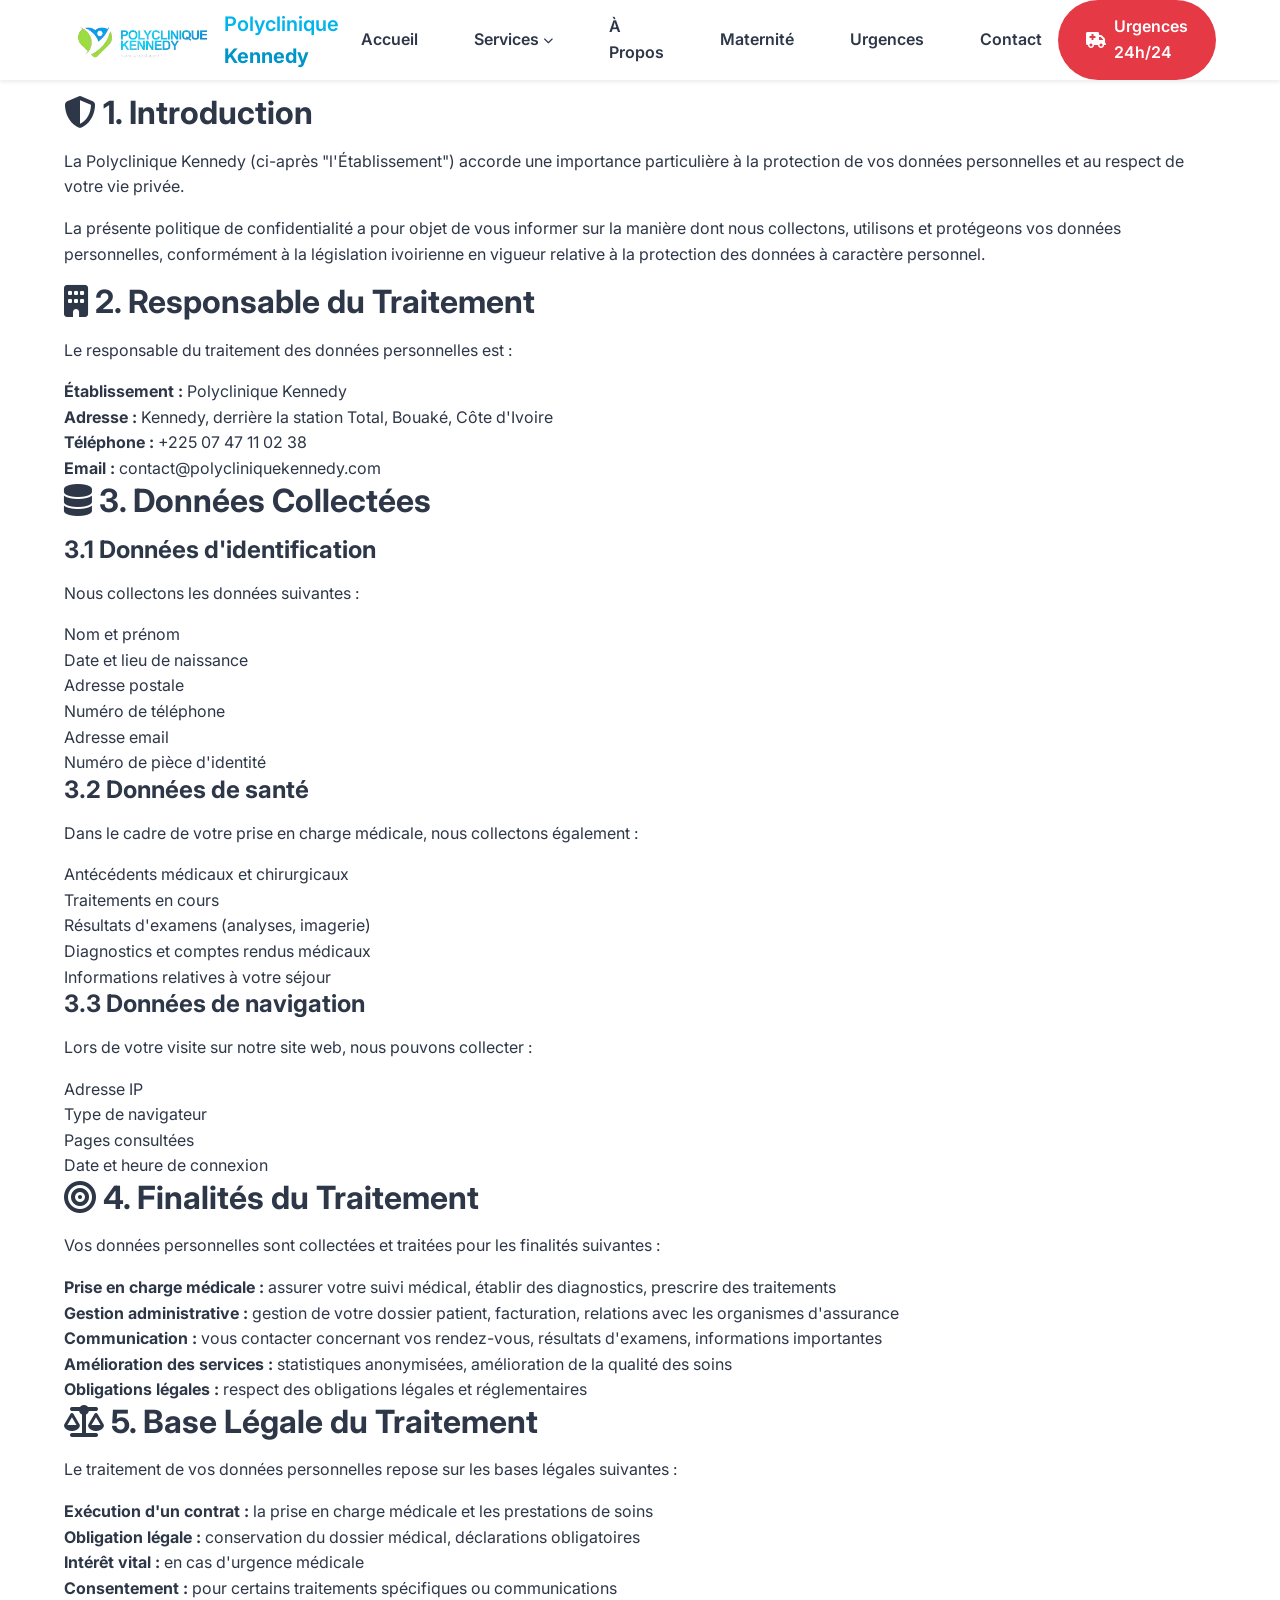
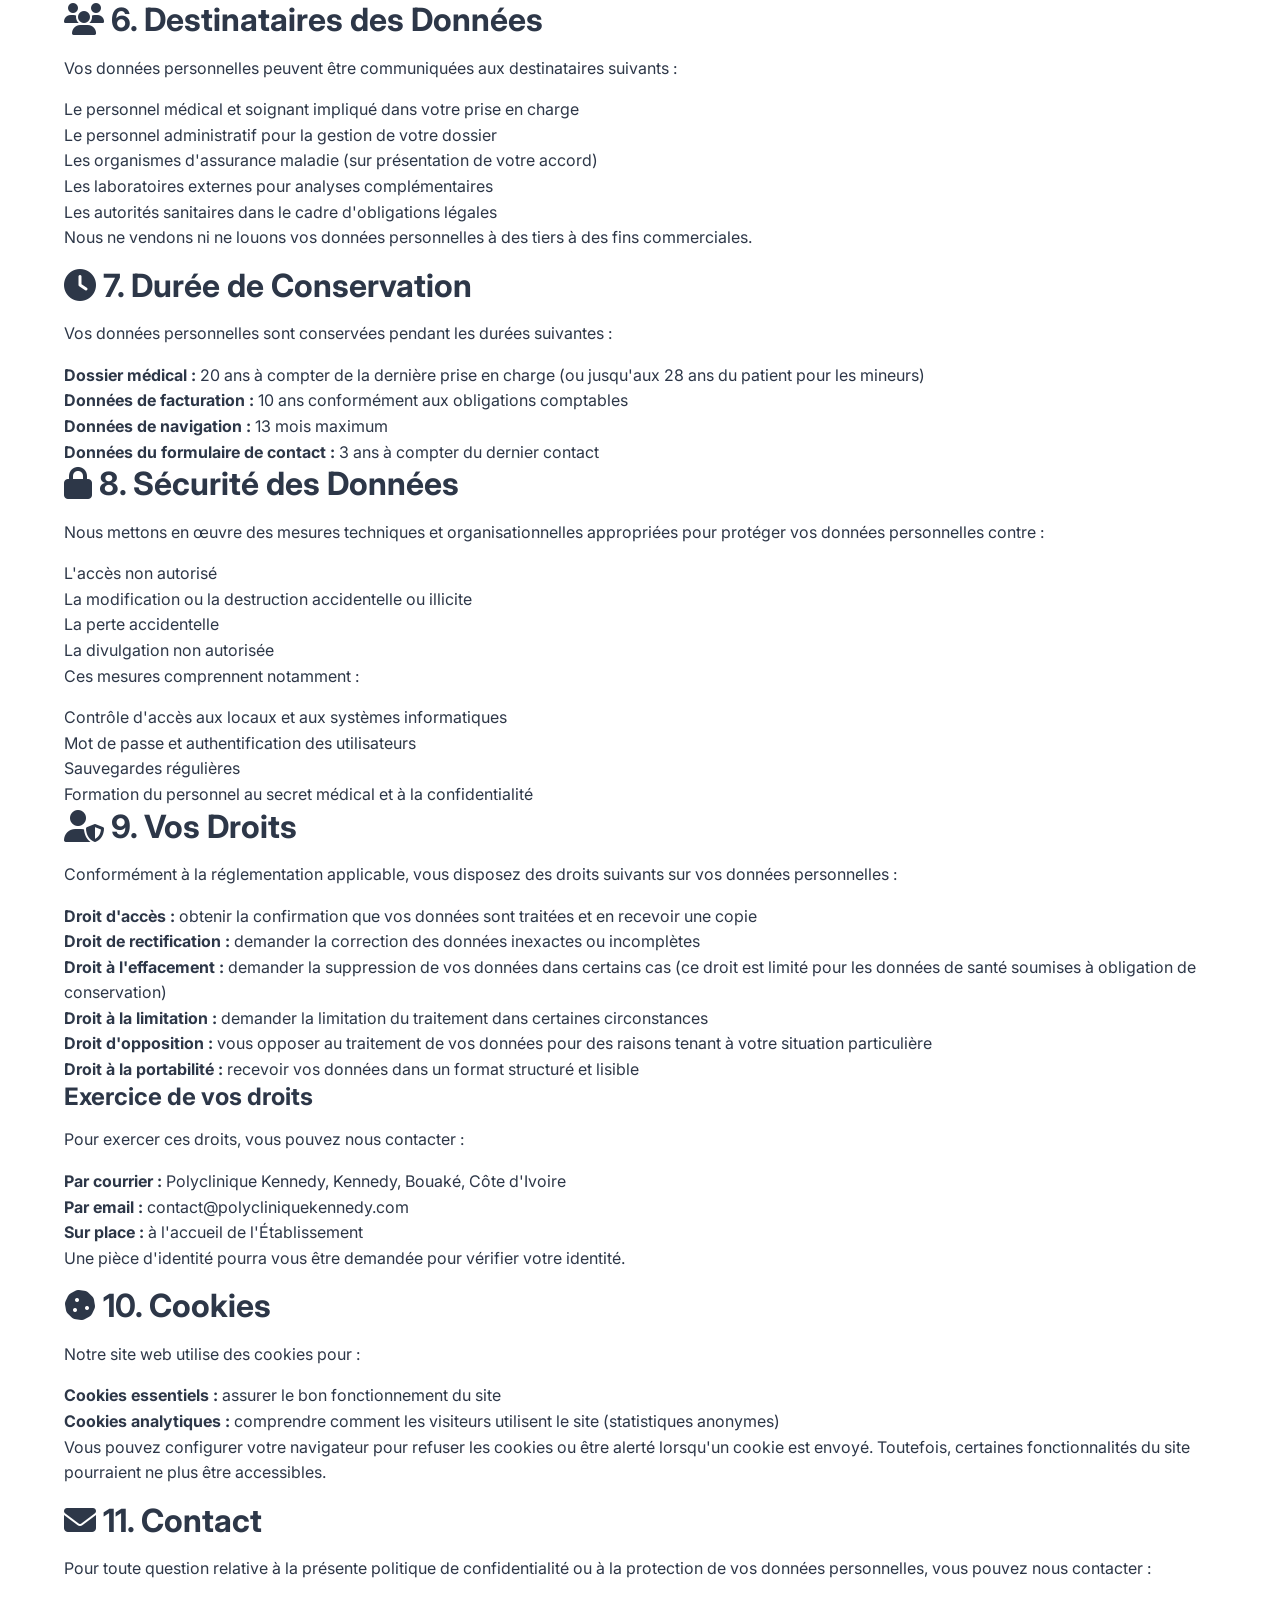
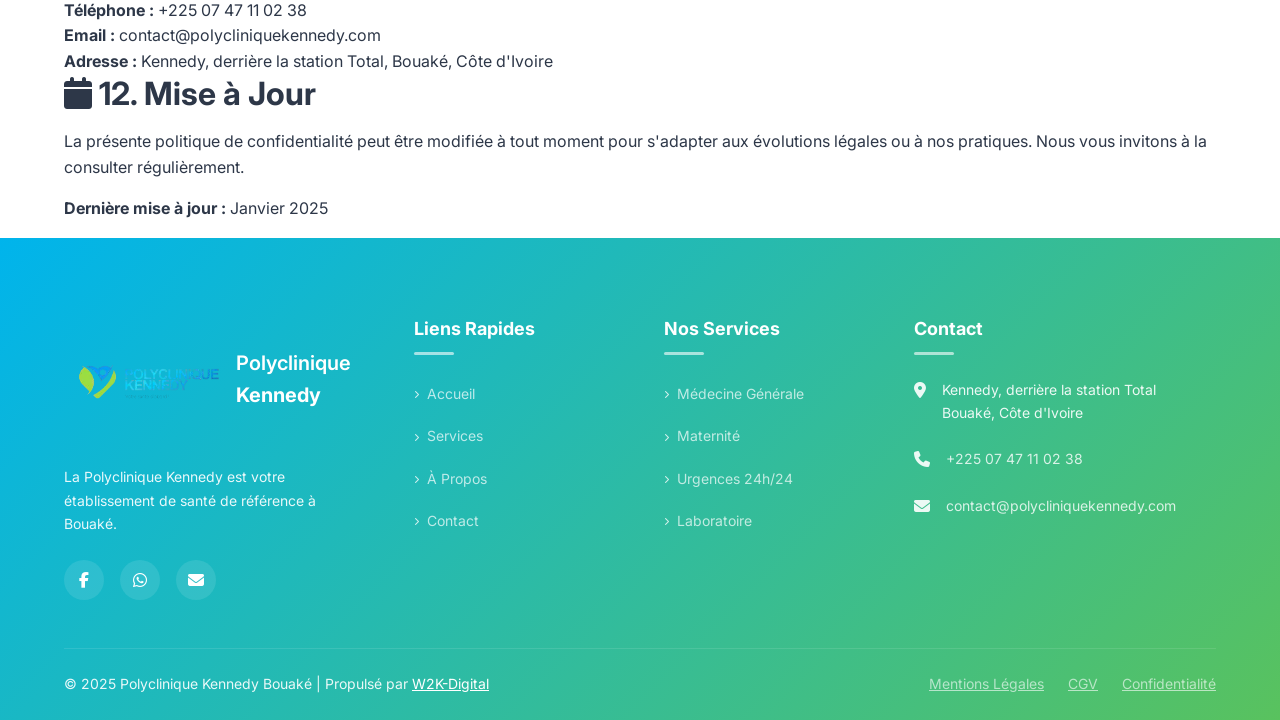
<file: confidentialite.html>
<!DOCTYPE html>
<html lang="fr">
<head>
    <meta charset="UTF-8">
    <meta name="viewport" content="width=device-width, initial-scale=1.0">
    <meta http-equiv="X-UA-Compatible" content="IE=edge">
    
    <!-- SEO Meta Tags -->
    <title>Politique de Confidentialité - Polyclinique Kennedy Bouaké</title>
    <meta name="description" content="Politique de confidentialité et protection des données personnelles de la Polyclinique Kennedy à Bouaké, Côte d'Ivoire.">
    <meta name="robots" content="noindex, follow">
    
    <!-- Canonical URL -->
    <link rel="canonical" href="https://polycliniquekennedy.com/confidentialite.html">
    
    <!-- Favicon & Icônes -->
    <link rel="icon" type="image/x-icon" href="images/logo/favicon.ico">
    <link rel="icon" type="image/png" sizes="32x32" href="images/logo/favicon-32x32.png">
    <link rel="icon" type="image/png" sizes="16x16" href="images/logo/favicon-16x16.png">
    <link rel="apple-touch-icon" sizes="180x180" href="images/logo/apple-touch-icon.png">
    <link rel="manifest" href="images/logo/site.webmanifest">
    <meta name="theme-color" content="#00B4EC">
    
    <!-- Google Fonts -->
    <link rel="preconnect" href="https://fonts.googleapis.com">
    <link rel="preconnect" href="https://fonts.gstatic.com" crossorigin>
    <link href="https://fonts.googleapis.com/css2?family=Inter:wght@400;600;700&display=swap" rel="stylesheet">
    
    <!-- Font Awesome 6.5.1 -->
    <link rel="stylesheet" href="https://cdnjs.cloudflare.com/ajax/libs/font-awesome/6.5.1/css/all.min.css" integrity="sha512-DTOQO9RWCH3ppGqcWaEA1BIZOC6xxalwEsw9c2QQeAIftl+Vegovlnee1c9QX4TctnWMn13TZye+giMm8e2LwA==" crossorigin="anonymous" referrerpolicy="no-referrer">
    
    <!-- Styles CSS -->
    <link rel="stylesheet" href="css/style.css">
</head>
<body>
    <!-- Header Navigation -->
    <header class="header" id="header">
        <div class="container">
            <nav class="navbar">
                <a href="index.html" class="logo"><picture><source srcset="images/logo/logo.webp" type="image/webp"><img src="images/logo/logo.png" alt="Logo Polyclinique Kennedy" class="logo-img"></picture><span>Polyclinique <strong>Kennedy</strong></span></a>
                
                <ul class="nav-menu" id="nav-menu">
                    <li class="nav-item"><a href="index.html" class="nav-link">Accueil</a></li>
                    <li class="nav-item has-dropdown">
                        <a href="services.html" class="nav-link">Services <i class="fa-solid fa-chevron-down"></i></a>
                        <ul class="dropdown-menu">
                            <li><a href="services.html#medecine-generale"><i class="fa-solid fa-user-doctor"></i> Médecine Générale</a></li>
                            <li><a href="services.html#pediatrie"><i class="fa-solid fa-baby"></i> Pédiatrie</a></li>
                            <li><a href="services.html#laboratoire"><i class="fa-solid fa-flask"></i> Laboratoire</a></li>
                            <li><a href="urgences.html"><i class="fa-solid fa-truck-medical"></i> Urgences 24h/24</a></li>
                            <li><a href="maternite.html"><i class="fa-solid fa-person-breastfeeding"></i> Maternité</a></li>
                        </ul>
                    </li>
                    <li class="nav-item"><a href="a-propos.html" class="nav-link">À Propos</a></li>
                    <li class="nav-item"><a href="maternite.html" class="nav-link">Maternité</a></li>
                    <li class="nav-item"><a href="urgences.html" class="nav-link">Urgences</a></li>
                    <li class="nav-item"><a href="contact.html" class="nav-link">Contact</a></li>
                </ul>
                
                <a href="urgences.html" class="btn btn-urgence">
                    <i class="fa-solid fa-truck-medical"></i> Urgences 24h/24
                </a>
                
                <button class="hamburger" id="hamburger" aria-label="Menu mobile">
                    <span class="bar"></span>
                    <span class="bar"></span>
                    <span class="bar"></span>
                </button>
            </nav>
        </div>
    </header>

    <!-- Hero -->
    <section class="page-hero page-hero-short">
        <div class="page-hero-overlay"></div>
        <div class="container">
            <div class="page-hero-content">
                <nav class="breadcrumb" aria-label="Fil d'Ariane">
                    <a href="index.html">Accueil</a>
                    <span class="separator"><i class="fa-solid fa-chevron-right"></i></span>
                    <span class="current">Politique de Confidentialité</span>
                </nav>
                <h1>Politique de Confidentialité</h1>
            </div>
        </div>
    </section>

    <!-- Contenu Confidentialité -->
    <section class="legal-content">
        <div class="container">
            <div class="legal-wrapper">
                
                <article class="legal-section">
                    <h2><i class="fa-solid fa-shield-halved"></i> 1. Introduction</h2>
                    <p>La Polyclinique Kennedy (ci-après "l'Établissement") accorde une importance particulière à la protection de vos données personnelles et au respect de votre vie privée.</p>
                    <p>La présente politique de confidentialité a pour objet de vous informer sur la manière dont nous collectons, utilisons et protégeons vos données personnelles, conformément à la législation ivoirienne en vigueur relative à la protection des données à caractère personnel.</p>
                </article>

                <article class="legal-section">
                    <h2><i class="fa-solid fa-building"></i> 2. Responsable du Traitement</h2>
                    <p>Le responsable du traitement des données personnelles est :</p>
                    <ul class="legal-list">
                        <li><strong>Établissement :</strong> Polyclinique Kennedy</li>
                        <li><strong>Adresse :</strong> Kennedy, derrière la station Total, Bouaké, Côte d'Ivoire</li>
                        <li><strong>Téléphone :</strong> +225 07 47 11 02 38</li>
                        <li><strong>Email :</strong> contact@polycliniquekennedy.com</li>
                    </ul>
                </article>

                <article class="legal-section">
                    <h2><i class="fa-solid fa-database"></i> 3. Données Collectées</h2>
                    <h3>3.1 Données d'identification</h3>
                    <p>Nous collectons les données suivantes :</p>
                    <ul class="legal-list">
                        <li>Nom et prénom</li>
                        <li>Date et lieu de naissance</li>
                        <li>Adresse postale</li>
                        <li>Numéro de téléphone</li>
                        <li>Adresse email</li>
                        <li>Numéro de pièce d'identité</li>
                    </ul>
                    
                    <h3>3.2 Données de santé</h3>
                    <p>Dans le cadre de votre prise en charge médicale, nous collectons également :</p>
                    <ul class="legal-list">
                        <li>Antécédents médicaux et chirurgicaux</li>
                        <li>Traitements en cours</li>
                        <li>Résultats d'examens (analyses, imagerie)</li>
                        <li>Diagnostics et comptes rendus médicaux</li>
                        <li>Informations relatives à votre séjour</li>
                    </ul>
                    
                    <h3>3.3 Données de navigation</h3>
                    <p>Lors de votre visite sur notre site web, nous pouvons collecter :</p>
                    <ul class="legal-list">
                        <li>Adresse IP</li>
                        <li>Type de navigateur</li>
                        <li>Pages consultées</li>
                        <li>Date et heure de connexion</li>
                    </ul>
                </article>

                <article class="legal-section">
                    <h2><i class="fa-solid fa-bullseye"></i> 4. Finalités du Traitement</h2>
                    <p>Vos données personnelles sont collectées et traitées pour les finalités suivantes :</p>
                    <ul class="legal-list">
                        <li><strong>Prise en charge médicale :</strong> assurer votre suivi médical, établir des diagnostics, prescrire des traitements</li>
                        <li><strong>Gestion administrative :</strong> gestion de votre dossier patient, facturation, relations avec les organismes d'assurance</li>
                        <li><strong>Communication :</strong> vous contacter concernant vos rendez-vous, résultats d'examens, informations importantes</li>
                        <li><strong>Amélioration des services :</strong> statistiques anonymisées, amélioration de la qualité des soins</li>
                        <li><strong>Obligations légales :</strong> respect des obligations légales et réglementaires</li>
                    </ul>
                </article>

                <article class="legal-section">
                    <h2><i class="fa-solid fa-scale-balanced"></i> 5. Base Légale du Traitement</h2>
                    <p>Le traitement de vos données personnelles repose sur les bases légales suivantes :</p>
                    <ul class="legal-list">
                        <li><strong>Exécution d'un contrat :</strong> la prise en charge médicale et les prestations de soins</li>
                        <li><strong>Obligation légale :</strong> conservation du dossier médical, déclarations obligatoires</li>
                        <li><strong>Intérêt vital :</strong> en cas d'urgence médicale</li>
                        <li><strong>Consentement :</strong> pour certains traitements spécifiques ou communications</li>
                    </ul>
                </article>

                <article class="legal-section">
                    <h2><i class="fa-solid fa-users"></i> 6. Destinataires des Données</h2>
                    <p>Vos données personnelles peuvent être communiquées aux destinataires suivants :</p>
                    <ul class="legal-list">
                        <li>Le personnel médical et soignant impliqué dans votre prise en charge</li>
                        <li>Le personnel administratif pour la gestion de votre dossier</li>
                        <li>Les organismes d'assurance maladie (sur présentation de votre accord)</li>
                        <li>Les laboratoires externes pour analyses complémentaires</li>
                        <li>Les autorités sanitaires dans le cadre d'obligations légales</li>
                    </ul>
                    <p>Nous ne vendons ni ne louons vos données personnelles à des tiers à des fins commerciales.</p>
                </article>

                <article class="legal-section">
                    <h2><i class="fa-solid fa-clock"></i> 7. Durée de Conservation</h2>
                    <p>Vos données personnelles sont conservées pendant les durées suivantes :</p>
                    <ul class="legal-list">
                        <li><strong>Dossier médical :</strong> 20 ans à compter de la dernière prise en charge (ou jusqu'aux 28 ans du patient pour les mineurs)</li>
                        <li><strong>Données de facturation :</strong> 10 ans conformément aux obligations comptables</li>
                        <li><strong>Données de navigation :</strong> 13 mois maximum</li>
                        <li><strong>Données du formulaire de contact :</strong> 3 ans à compter du dernier contact</li>
                    </ul>
                </article>

                <article class="legal-section">
                    <h2><i class="fa-solid fa-lock"></i> 8. Sécurité des Données</h2>
                    <p>Nous mettons en œuvre des mesures techniques et organisationnelles appropriées pour protéger vos données personnelles contre :</p>
                    <ul class="legal-list">
                        <li>L'accès non autorisé</li>
                        <li>La modification ou la destruction accidentelle ou illicite</li>
                        <li>La perte accidentelle</li>
                        <li>La divulgation non autorisée</li>
                    </ul>
                    <p>Ces mesures comprennent notamment :</p>
                    <ul class="legal-list">
                        <li>Contrôle d'accès aux locaux et aux systèmes informatiques</li>
                        <li>Mot de passe et authentification des utilisateurs</li>
                        <li>Sauvegardes régulières</li>
                        <li>Formation du personnel au secret médical et à la confidentialité</li>
                    </ul>
                </article>

                <article class="legal-section">
                    <h2><i class="fa-solid fa-user-shield"></i> 9. Vos Droits</h2>
                    <p>Conformément à la réglementation applicable, vous disposez des droits suivants sur vos données personnelles :</p>
                    <ul class="legal-list">
                        <li><strong>Droit d'accès :</strong> obtenir la confirmation que vos données sont traitées et en recevoir une copie</li>
                        <li><strong>Droit de rectification :</strong> demander la correction des données inexactes ou incomplètes</li>
                        <li><strong>Droit à l'effacement :</strong> demander la suppression de vos données dans certains cas (ce droit est limité pour les données de santé soumises à obligation de conservation)</li>
                        <li><strong>Droit à la limitation :</strong> demander la limitation du traitement dans certaines circonstances</li>
                        <li><strong>Droit d'opposition :</strong> vous opposer au traitement de vos données pour des raisons tenant à votre situation particulière</li>
                        <li><strong>Droit à la portabilité :</strong> recevoir vos données dans un format structuré et lisible</li>
                    </ul>
                    
                    <h3>Exercice de vos droits</h3>
                    <p>Pour exercer ces droits, vous pouvez nous contacter :</p>
                    <ul class="legal-list">
                        <li><strong>Par courrier :</strong> Polyclinique Kennedy, Kennedy, Bouaké, Côte d'Ivoire</li>
                        <li><strong>Par email :</strong> contact@polycliniquekennedy.com</li>
                        <li><strong>Sur place :</strong> à l'accueil de l'Établissement</li>
                    </ul>
                    <p>Une pièce d'identité pourra vous être demandée pour vérifier votre identité.</p>
                </article>

                <article class="legal-section">
                    <h2><i class="fa-solid fa-cookie"></i> 10. Cookies</h2>
                    <p>Notre site web utilise des cookies pour :</p>
                    <ul class="legal-list">
                        <li><strong>Cookies essentiels :</strong> assurer le bon fonctionnement du site</li>
                        <li><strong>Cookies analytiques :</strong> comprendre comment les visiteurs utilisent le site (statistiques anonymes)</li>
                    </ul>
                    <p>Vous pouvez configurer votre navigateur pour refuser les cookies ou être alerté lorsqu'un cookie est envoyé. Toutefois, certaines fonctionnalités du site pourraient ne plus être accessibles.</p>
                </article>

                <article class="legal-section">
                    <h2><i class="fa-solid fa-envelope"></i> 11. Contact</h2>
                    <p>Pour toute question relative à la présente politique de confidentialité ou à la protection de vos données personnelles, vous pouvez nous contacter :</p>
                    <ul class="legal-list">
                        <li><strong>Téléphone :</strong> +225 07 47 11 02 38</li>
                        <li><strong>Email :</strong> contact@polycliniquekennedy.com</li>
                        <li><strong>Adresse :</strong> Kennedy, derrière la station Total, Bouaké, Côte d'Ivoire</li>
                    </ul>
                </article>

                <article class="legal-section">
                    <h2><i class="fa-solid fa-calendar"></i> 12. Mise à Jour</h2>
                    <p>La présente politique de confidentialité peut être modifiée à tout moment pour s'adapter aux évolutions légales ou à nos pratiques. Nous vous invitons à la consulter régulièrement.</p>
                    <p><strong>Dernière mise à jour :</strong> Janvier 2025</p>
                </article>

            </div>
        </div>
    </section>

    <!-- Footer -->
    <footer class="footer">
        <div class="container">
            <div class="footer-grid">
                <div class="footer-col">
                    <a href="index.html" class="footer-logo"><picture><source srcset="images/logo/logo.webp" type="image/webp"><img src="images/logo/logo.png" alt="Logo Polyclinique Kennedy" class="logo-img"></picture><span>Polyclinique <strong>Kennedy</strong></span></a>
                    <p class="footer-description">
                        La Polyclinique Kennedy est votre établissement de santé de référence à Bouaké.
                    </p>
                    <div class="footer-social">
                        <a href="https://facebook.com/polycliniquekennedy" target="_blank" rel="noopener" aria-label="Facebook"><i class="fa-brands fa-facebook-f"></i></a>
                        <a href="https://wa.me/2250747110238" target="_blank" rel="noopener" aria-label="WhatsApp"><i class="fa-brands fa-whatsapp"></i></a>
                        <a href="mailto:contact@polycliniquekennedy.com" aria-label="Email"><i class="fa-solid fa-envelope"></i></a>
                    </div>
                </div>
                
                <div class="footer-col">
                    <h4>Liens Rapides</h4>
                    <ul class="footer-links">
                        <li><a href="index.html"><i class="fa-solid fa-chevron-right"></i> Accueil</a></li>
                        <li><a href="services.html"><i class="fa-solid fa-chevron-right"></i> Services</a></li>
                        <li><a href="a-propos.html"><i class="fa-solid fa-chevron-right"></i> À Propos</a></li>
                        <li><a href="contact.html"><i class="fa-solid fa-chevron-right"></i> Contact</a></li>
                    </ul>
                </div>
                
                <div class="footer-col">
                    <h4>Nos Services</h4>
                    <ul class="footer-links">
                        <li><a href="services.html#medecine-generale"><i class="fa-solid fa-chevron-right"></i> Médecine Générale</a></li>
                        <li><a href="maternite.html"><i class="fa-solid fa-chevron-right"></i> Maternité</a></li>
                        <li><a href="urgences.html"><i class="fa-solid fa-chevron-right"></i> Urgences 24h/24</a></li>
                        <li><a href="services.html#laboratoire"><i class="fa-solid fa-chevron-right"></i> Laboratoire</a></li>
                    </ul>
                </div>
                
                <div class="footer-col">
                    <h4>Contact</h4>
                    <ul class="footer-contact">
                        <li><i class="fa-solid fa-location-dot"></i><span>Kennedy, derrière la station Total<br>Bouaké, Côte d'Ivoire</span></li>
                        <li><i class="fa-solid fa-phone"></i><span><a href="tel:+2250747110238">+225 07 47 11 02 38</a></span></li>
                        <li><i class="fa-solid fa-envelope"></i><span><a href="mailto:contact@polycliniquekennedy.com">contact@polycliniquekennedy.com</a></span></li>
                    </ul>
                </div>
            </div>
            
            <div class="footer-bottom">
                <p>&copy; 2025 Polyclinique Kennedy Bouaké | Propulsé par <a href="https://w2k-digital.com" target="_blank" rel="noopener">W2K-Digital</a></p>
                <ul class="footer-legal">
                    <li><a href="mentions-legales.html">Mentions Légales</a></li>
                    <li><a href="cgv.html">CGV</a></li>
                    <li><a href="confidentialite.html">Confidentialité</a></li>
                </ul>
            </div>
        </div>
    </footer>

    <button class="back-to-top" id="back-to-top" aria-label="Retour en haut">
        <i class="fa-solid fa-chevron-up"></i>
    </button>

    <script src="js/main.js"></script>
</body>
</html>
</file>
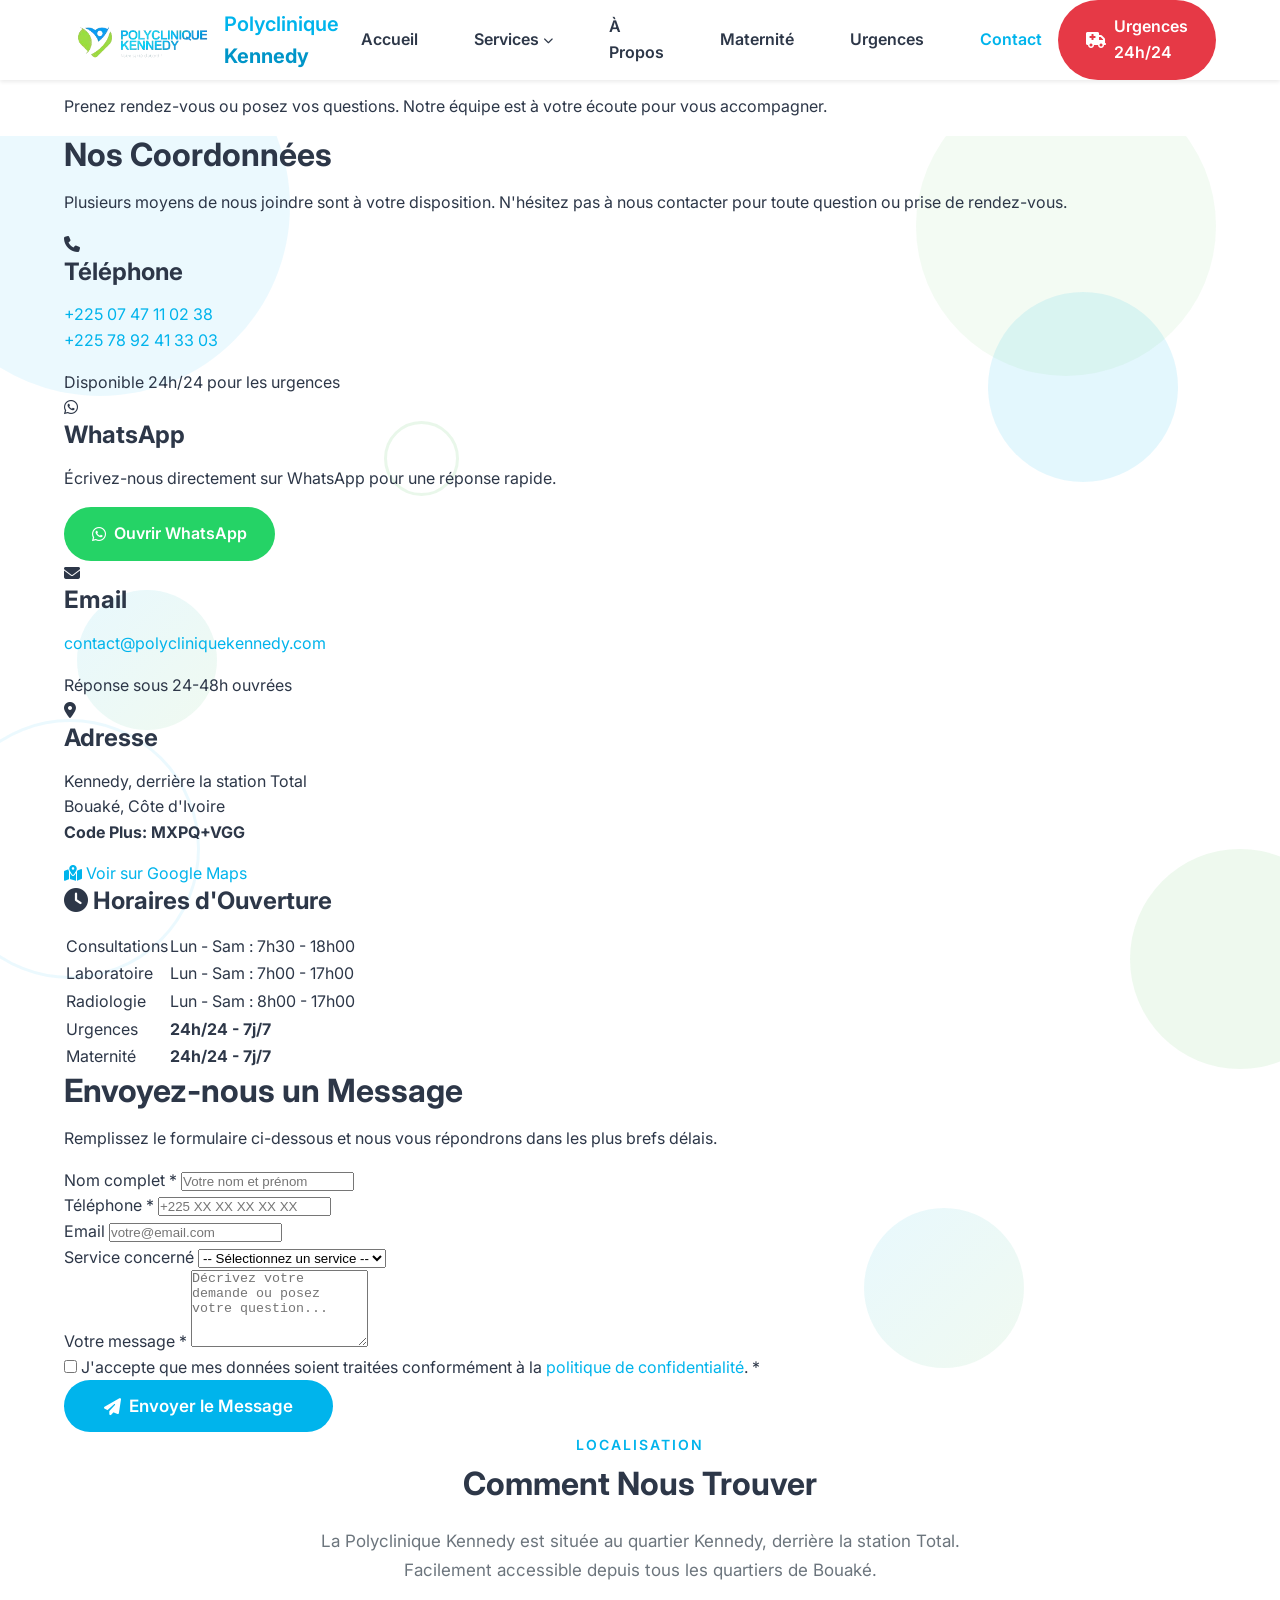
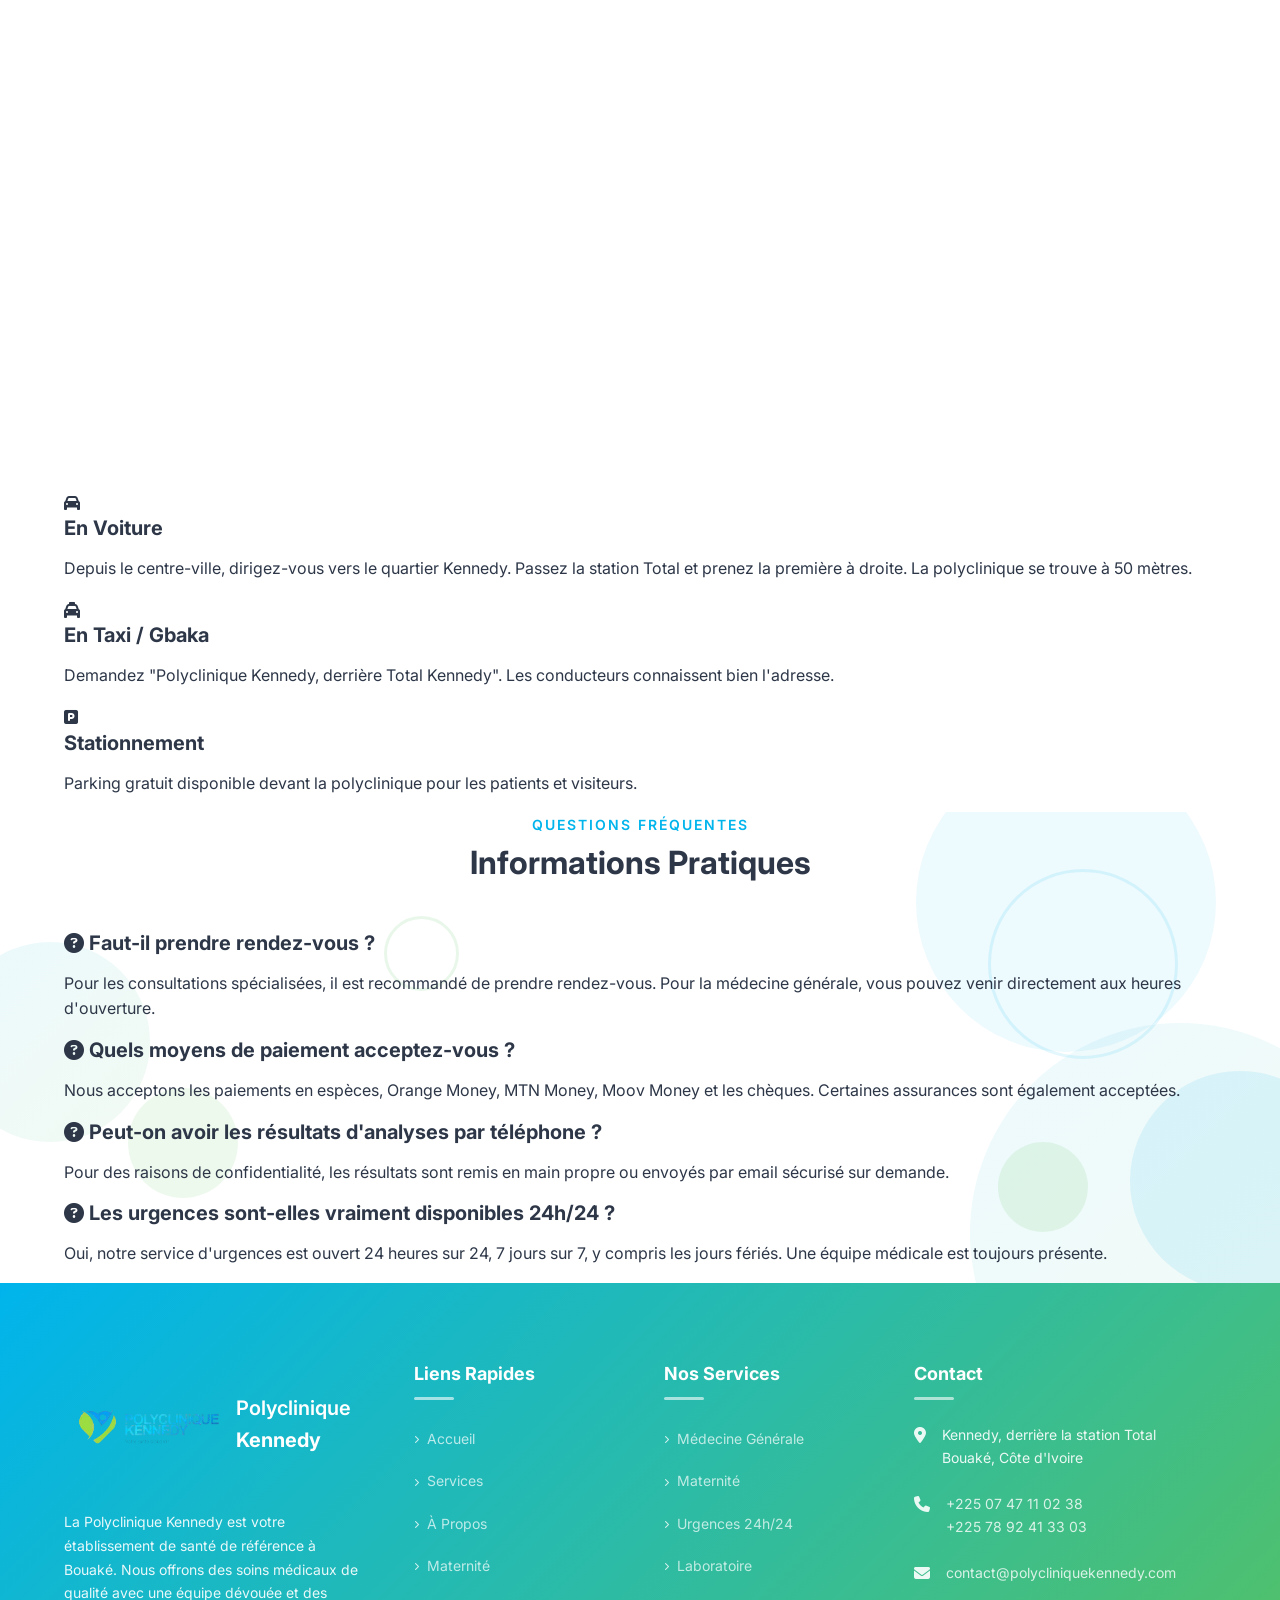
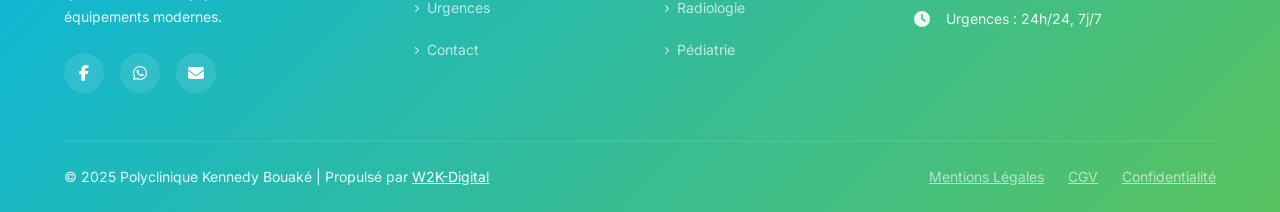
<file: contact.html>
<!DOCTYPE html>
<html lang="fr">
<head>
    <meta charset="UTF-8">
    <meta name="viewport" content="width=device-width, initial-scale=1.0">
    <meta http-equiv="X-UA-Compatible" content="IE=edge">
    
    <!-- SEO Meta Tags -->
    <title>Contact - Polyclinique Kennedy Bouaké | Prenez Rendez-vous</title>
    <meta name="description" content="Contactez la Polyclinique Kennedy à Bouaké. Prenez rendez-vous par téléphone, WhatsApp ou formulaire. Kennedy, derrière station Total. Urgences 24h/24.">
    <meta name="keywords" content="contact polyclinique Kennedy, rendez-vous médecin Bouaké, téléphone clinique, adresse polyclinique, urgences Bouaké">
    <meta name="author" content="Polyclinique Kennedy Bouaké">
    <meta name="robots" content="index, follow">
    
    <!-- Open Graph / Facebook -->
    <meta property="og:type" content="website">
    <meta property="og:url" content="https://polycliniquekennedy.com/contact.html">
    <meta property="og:title" content="Contact - Polyclinique Kennedy Bouaké">
    <meta property="og:description" content="Contactez-nous pour prendre rendez-vous. Kennedy, derrière station Total, Bouaké. Urgences 24h/24.">
    <meta property="og:image" content="https://polycliniquekennedy.com/images/logo/android-chrome-512x512.png">
    <meta property="og:locale" content="fr_CI">
    
    <!-- Twitter Card -->
    <meta name="twitter:card" content="summary_large_image">
    <meta name="twitter:title" content="Contact - Polyclinique Kennedy Bouaké">
    <meta name="twitter:description" content="Contactez-nous pour prendre rendez-vous. Urgences 24h/24.">
    <meta name="twitter:image" content="https://polycliniquekennedy.com/images/logo/android-chrome-512x512.png">
    
    <!-- Canonical URL -->
    <link rel="canonical" href="https://polycliniquekennedy.com/contact.html">
    
    <!-- Favicon & Icônes -->
    <link rel="icon" type="image/x-icon" href="images/logo/favicon.ico">
    <link rel="icon" type="image/png" sizes="32x32" href="images/logo/favicon-32x32.png">
    <link rel="icon" type="image/png" sizes="16x16" href="images/logo/favicon-16x16.png">
    <link rel="apple-touch-icon" sizes="180x180" href="images/logo/apple-touch-icon.png">
    <link rel="manifest" href="images/logo/site.webmanifest">
    <meta name="theme-color" content="#00B4EC">
    
    <!-- Google Fonts -->
    <link rel="preconnect" href="https://fonts.googleapis.com">
    <link rel="preconnect" href="https://fonts.gstatic.com" crossorigin>
    <link href="https://fonts.googleapis.com/css2?family=Inter:wght@400;600;700&display=swap" rel="stylesheet">
    
    <!-- Font Awesome 6.5.1 -->
    <link rel="stylesheet" href="https://cdnjs.cloudflare.com/ajax/libs/font-awesome/6.5.1/css/all.min.css" integrity="sha512-DTOQO9RWCH3ppGqcWaEA1BIZOC6xxalwEsw9c2QQeAIftl+Vegovlnee1c9QX4TctnWMn13TZye+giMm8e2LwA==" crossorigin="anonymous" referrerpolicy="no-referrer">
    
    <!-- Styles CSS -->
    <link rel="stylesheet" href="css/style.css">
</head>
<body>
    <!-- Header Navigation -->
    <header class="header" id="header">
        <div class="container">
            <nav class="navbar">
                <!-- Logo -->
                <a href="index.html" class="logo"><picture><source srcset="images/logo/logo.webp" type="image/webp"><img src="images/logo/logo.png" alt="Logo Polyclinique Kennedy" class="logo-img"></picture><span>Polyclinique <strong>Kennedy</strong></span></a>
                
                <!-- Menu Navigation Desktop -->
                <ul class="nav-menu" id="nav-menu">
                    <li class="nav-item">
                        <a href="index.html" class="nav-link">Accueil</a>
                    </li>
                    <li class="nav-item has-dropdown">
                        <a href="services.html" class="nav-link">
                            Services <i class="fa-solid fa-chevron-down"></i>
                        </a>
                        <ul class="dropdown-menu">
                            <li><a href="services.html#medecine-generale"><i class="fa-solid fa-user-doctor"></i> Médecine Générale</a></li>
                            <li><a href="services.html#pediatrie"><i class="fa-solid fa-baby"></i> Pédiatrie</a></li>
                            <li><a href="services.html#dentaire"><i class="fa-solid fa-tooth"></i> Cabinet Dentaire</a></li>
                            <li><a href="services.html#laboratoire"><i class="fa-solid fa-flask"></i> Laboratoire</a></li>
                            <li><a href="services.html#radiologie"><i class="fa-solid fa-x-ray"></i> Radiologie</a></li>
                            <li><a href="services.html#bloc-operatoire"><i class="fa-solid fa-bed-pulse"></i> Bloc Opératoire</a></li>
                            <li><a href="services.html#reanimation"><i class="fa-solid fa-heart-pulse"></i> Réanimation</a></li>
                            <li><a href="urgences.html"><i class="fa-solid fa-truck-medical"></i> Urgences 24h/24</a></li>
                            <li><a href="services.html#ophtalmologie"><i class="fa-solid fa-eye"></i> Ophtalmologie</a></li>
                            <li><a href="services.html#gynecologie"><i class="fa-solid fa-venus"></i> Gynécologie</a></li>
                            <li><a href="services.html#echographie"><i class="fa-solid fa-wave-square"></i> Échographie</a></li>
                            <li><a href="services.html#fibroscopie"><i class="fa-solid fa-magnifying-glass"></i> Fibroscopie</a></li>
                            <li><a href="maternite.html"><i class="fa-solid fa-person-breastfeeding"></i> Maternité</a></li>
                            <li><a href="services.html#neonatalogie"><i class="fa-solid fa-baby-carriage"></i> Néonatalogie</a></li>
                        </ul>
                    </li>
                    <li class="nav-item">
                        <a href="a-propos.html" class="nav-link">À Propos</a>
                    </li>
                    <li class="nav-item">
                        <a href="maternite.html" class="nav-link">Maternité</a>
                    </li>
                    <li class="nav-item">
                        <a href="urgences.html" class="nav-link">Urgences</a>
                    </li>
                    <li class="nav-item active">
                        <a href="contact.html" class="nav-link">Contact</a>
                    </li>
                </ul>
                
                <!-- Bouton CTA Urgences -->
                <a href="urgences.html" class="btn btn-urgence">
                    <i class="fa-solid fa-truck-medical"></i> Urgences 24h/24
                </a>
                
                <!-- Menu Hamburger Mobile -->
                <button class="hamburger" id="hamburger" aria-label="Menu mobile">
                    <span class="bar"></span>
                    <span class="bar"></span>
                    <span class="bar"></span>
                </button>
            </nav>
        </div>
    </header>

    <!-- Hero Contact -->
    <section class="page-hero page-hero-short" data-autoscroll>
        <div class="page-hero-overlay"></div>
        <div class="container">
            <div class="page-hero-content">
                <nav class="breadcrumb" aria-label="Fil d'Ariane">
                    <a href="index.html">Accueil</a>
                    <span class="separator"><i class="fa-solid fa-chevron-right"></i></span>
                    <span class="current">Contact</span>
                </nav>
                <h1>Contactez-Nous</h1>
                <p>Prenez rendez-vous ou posez vos questions. Notre équipe est à votre écoute pour vous accompagner.</p>
            </div>
        </div>
    </section>

    <!-- Section Contact Principal -->
    <section class="contact-main has-bubbles" data-autoscroll>
        <div class="bubbles-bg">
            <div class="bubble bubble-cyan bubble-1"></div>
            <div class="bubble bubble-green bubble-2"></div>
            <div class="bubble bubble-gradient bubble-3"></div>
            <div class="bubble bubble-cyan bubble-5"></div>
            <div class="bubble bubble-outline bubble-7"></div>
            <div class="bubble bubble-green bubble-9"></div>
            <div class="bubble bubble-gradient bubble-10"></div>
            <div class="bubble bubble-outline-green bubble-11"></div>
        </div>
        <div class="container">
            <div class="contact-grid">
                
                <!-- Informations de Contact -->
                <div class="contact-info">
                    <h2>Nos Coordonnées</h2>
                    <p>Plusieurs moyens de nous joindre sont à votre disposition. N'hésitez pas à nous contacter pour toute question ou prise de rendez-vous.</p>
                    
                    <div class="contact-cards">
                        <!-- Téléphone -->
                        <div class="contact-card">
                            <div class="contact-card-icon">
                                <i class="fa-solid fa-phone"></i>
                            </div>
                            <div class="contact-card-content">
                                <h3>Téléphone</h3>
                                <p>
                                    <a href="tel:+2250747110238">+225 07 47 11 02 38</a><br>
                                    <a href="tel:+2257892413303">+225 78 92 41 33 03</a>
                                </p>
                                <span class="contact-note">Disponible 24h/24 pour les urgences</span>
                            </div>
                        </div>
                        
                        <!-- WhatsApp -->
                        <div class="contact-card contact-card-whatsapp">
                            <div class="contact-card-icon">
                                <i class="fa-brands fa-whatsapp"></i>
                            </div>
                            <div class="contact-card-content">
                                <h3>WhatsApp</h3>
                                <p>Écrivez-nous directement sur WhatsApp pour une réponse rapide.</p>
                                <a href="https://wa.me/2250747110238" target="_blank" rel="noopener" class="btn btn-whatsapp">
                                    <i class="fa-brands fa-whatsapp"></i> Ouvrir WhatsApp
                                </a>
                            </div>
                        </div>
                        
                        <!-- Email -->
                        <div class="contact-card">
                            <div class="contact-card-icon">
                                <i class="fa-solid fa-envelope"></i>
                            </div>
                            <div class="contact-card-content">
                                <h3>Email</h3>
                                <p>
                                    <a href="mailto:contact@polycliniquekennedy.com">contact@polycliniquekennedy.com</a>
                                </p>
                                <span class="contact-note">Réponse sous 24-48h ouvrées</span>
                            </div>
                        </div>
                        
                        <!-- Adresse -->
                        <div class="contact-card">
                            <div class="contact-card-icon">
                                <i class="fa-solid fa-location-dot"></i>
                            </div>
                            <div class="contact-card-content">
                                <h3>Adresse</h3>
                                <p>
                                    Kennedy, derrière la station Total<br>
                                    Bouaké, Côte d'Ivoire<br>
                                    <strong>Code Plus: MXPQ+VGG</strong>
                                </p>
                                <a href="https://maps.google.com/?q=MXPQ+VGG,+Bouaké" target="_blank" rel="noopener" class="map-link">
                                    <i class="fa-solid fa-map-location-dot"></i> Voir sur Google Maps
                                </a>
                            </div>
                        </div>
                    </div>
                    
                    <!-- Horaires -->
                    <div class="hours-card">
                        <h3><i class="fa-solid fa-clock"></i> Horaires d'Ouverture</h3>
                        <table class="hours-table">
                            <tr>
                                <td>Consultations</td>
                                <td>Lun - Sam : 7h30 - 18h00</td>
                            </tr>
                            <tr>
                                <td>Laboratoire</td>
                                <td>Lun - Sam : 7h00 - 17h00</td>
                            </tr>
                            <tr>
                                <td>Radiologie</td>
                                <td>Lun - Sam : 8h00 - 17h00</td>
                            </tr>
                            <tr class="highlight">
                                <td>Urgences</td>
                                <td><strong>24h/24 - 7j/7</strong></td>
                            </tr>
                            <tr class="highlight">
                                <td>Maternité</td>
                                <td><strong>24h/24 - 7j/7</strong></td>
                            </tr>
                        </table>
                    </div>
                </div>
                
                <!-- Formulaire de Contact -->
                <div class="contact-form-wrapper">
                    <h2>Envoyez-nous un Message</h2>
                    <p>Remplissez le formulaire ci-dessous et nous vous répondrons dans les plus brefs délais.</p>
                    
                    <form class="contact-form" id="contact-form" action="https://formspree.io/f/xjgpywoe" method="POST">
                        <!-- Champs cachés Formspree -->
                        <input type="hidden" name="_subject" value="Nouveau message - Polyclinique Kennedy">
                        <input type="hidden" name="_next" value="https://polycliniquekennedy.com/merci.html">
                        <input type="text" name="_gotcha" style="display:none">
                        
                        <div class="form-row">
                            <div class="form-group">
                                <label for="nom">Nom complet <span class="required">*</span></label>
                                <input type="text" id="nom" name="nom" placeholder="Votre nom et prénom" required>
                            </div>
                            <div class="form-group">
                                <label for="telephone">Téléphone <span class="required">*</span></label>
                                <input type="tel" id="telephone" name="telephone" placeholder="+225 XX XX XX XX XX" required>
                            </div>
                        </div>
                        
                        <div class="form-group">
                            <label for="email">Email</label>
                            <input type="email" id="email" name="email" placeholder="votre@email.com">
                        </div>
                        
                        <div class="form-group">
                            <label for="service">Service concerné</label>
                            <select id="service" name="service">
                                <option value="">-- Sélectionnez un service --</option>
                                <option value="Médecine Générale">Médecine Générale</option>
                                <option value="Pédiatrie">Pédiatrie</option>
                                <option value="Maternité">Maternité</option>
                                <option value="Gynécologie">Gynécologie</option>
                                <option value="Cabinet Dentaire">Cabinet Dentaire</option>
                                <option value="Laboratoire">Laboratoire</option>
                                <option value="Radiologie">Radiologie</option>
                                <option value="Échographie">Échographie</option>
                                <option value="Ophtalmologie">Ophtalmologie</option>
                                <option value="Chirurgie">Chirurgie</option>
                                <option value="Autre">Autre / Renseignement</option>
                            </select>
                        </div>
                        
                        <div class="form-group">
                            <label for="message">Votre message <span class="required">*</span></label>
                            <textarea id="message" name="message" rows="5" placeholder="Décrivez votre demande ou posez votre question..." required></textarea>
                        </div>
                        
                        <div class="form-group form-checkbox">
                            <input type="checkbox" id="consent" name="consent" value="J'accepte" required>
                            <label for="consent">
                                J'accepte que mes données soient traitées conformément à la <a href="confidentialite.html" target="_blank">politique de confidentialité</a>. <span class="required">*</span>
                            </label>
                        </div>
                        
                        <button type="submit" class="btn btn-primary btn-lg btn-block">
                            <i class="fa-solid fa-paper-plane"></i> Envoyer le Message
                        </button>
                    </form>
                </div>
            </div>
        </div>
    </section>

    <!-- Section Carte Google Maps -->
    <section class="map-section" data-autoscroll>
        <div class="container">
            <div class="section-header">
                <span class="section-subtitle">Localisation</span>
                <h2>Comment Nous Trouver</h2>
                <p class="section-description">La Polyclinique Kennedy est située au quartier Kennedy, derrière la station Total. Facilement accessible depuis tous les quartiers de Bouaké.</p>
            </div>
        </div>
        
        <div class="map-container">
            <iframe 
                src="https://www.google.com/maps/embed?pb=!1m18!1m12!1m3!1d3962.123456789!2d-5.0304!3d7.6833!2m3!1f0!2f0!3f0!3m2!1i1024!2i768!4f13.1!3m3!1m2!1s0x0%3A0x0!2zN8KwNDEnMDAuMCJOIDXCsDAxJzQ5LjQiVw!5e0!3m2!1sfr!2sci!4v1234567890" 
                width="100%" 
                height="450" 
                style="border:0;" 
                allowfullscreen="" 
                loading="lazy" 
                referrerpolicy="no-referrer-when-downgrade"
                title="Localisation Polyclinique Kennedy Bouaké">
            </iframe>
        </div>
        
        <div class="container">
            <div class="directions-info">
                <div class="direction-card">
                    <i class="fa-solid fa-car"></i>
                    <h4>En Voiture</h4>
                    <p>Depuis le centre-ville, dirigez-vous vers le quartier Kennedy. Passez la station Total et prenez la première à droite. La polyclinique se trouve à 50 mètres.</p>
                </div>
                <div class="direction-card">
                    <i class="fa-solid fa-taxi"></i>
                    <h4>En Taxi / Gbaka</h4>
                    <p>Demandez "Polyclinique Kennedy, derrière Total Kennedy". Les conducteurs connaissent bien l'adresse.</p>
                </div>
                <div class="direction-card">
                    <i class="fa-solid fa-parking"></i>
                    <h4>Stationnement</h4>
                    <p>Parking gratuit disponible devant la polyclinique pour les patients et visiteurs.</p>
                </div>
            </div>
        </div>
    </section>

    <!-- Section FAQ Contact -->
    <section class="faq-section has-bubbles" data-autoscroll>
        <div class="bubbles-bg">
            <div class="bubble bubble-gradient bubble-4"></div>
            <div class="bubble bubble-green bubble-6"></div>
            <div class="bubble bubble-cyan bubble-2"></div>
            <div class="bubble bubble-cyan bubble-9"></div>
            <div class="bubble bubble-outline bubble-5"></div>
            <div class="bubble bubble-green bubble-8"></div>
            <div class="bubble bubble-gradient bubble-12"></div>
            <div class="bubble bubble-outline-green bubble-11"></div>
        </div>
        <div class="container">
            <div class="section-header">
                <span class="section-subtitle">Questions Fréquentes</span>
                <h2>Informations Pratiques</h2>
            </div>
            
            <div class="faq-grid">
                <div class="faq-item">
                    <h4><i class="fa-solid fa-question-circle"></i> Faut-il prendre rendez-vous ?</h4>
                    <p>Pour les consultations spécialisées, il est recommandé de prendre rendez-vous. Pour la médecine générale, vous pouvez venir directement aux heures d'ouverture.</p>
                </div>
                
                <div class="faq-item">
                    <h4><i class="fa-solid fa-question-circle"></i> Quels moyens de paiement acceptez-vous ?</h4>
                    <p>Nous acceptons les paiements en espèces, Orange Money, MTN Money, Moov Money et les chèques. Certaines assurances sont également acceptées.</p>
                </div>
                
                <div class="faq-item">
                    <h4><i class="fa-solid fa-question-circle"></i> Peut-on avoir les résultats d'analyses par téléphone ?</h4>
                    <p>Pour des raisons de confidentialité, les résultats sont remis en main propre ou envoyés par email sécurisé sur demande.</p>
                </div>
                
                <div class="faq-item">
                    <h4><i class="fa-solid fa-question-circle"></i> Les urgences sont-elles vraiment disponibles 24h/24 ?</h4>
                    <p>Oui, notre service d'urgences est ouvert 24 heures sur 24, 7 jours sur 7, y compris les jours fériés. Une équipe médicale est toujours présente.</p>
                </div>
            </div>
        </div>
    </section>

    <!-- Footer -->
    <footer class="footer">
        <div class="container">
            <div class="footer-grid">
                <!-- Colonne 1 : Logo et Description -->
                <div class="footer-col">
                    <a href="index.html" class="footer-logo"><picture><source srcset="images/logo/logo.webp" type="image/webp"><img src="images/logo/logo.png" alt="Logo Polyclinique Kennedy" class="logo-img"></picture><span>Polyclinique <strong>Kennedy</strong></span></a>
                    <p class="footer-description">
                        La Polyclinique Kennedy est votre établissement de santé de référence à Bouaké. 
                        Nous offrons des soins médicaux de qualité avec une équipe dévouée et des équipements modernes.
                    </p>
                    <div class="footer-social">
                        <a href="https://facebook.com/polycliniquekennedy" target="_blank" rel="noopener" aria-label="Facebook">
                            <i class="fa-brands fa-facebook-f"></i>
                        </a>
                        <a href="https://wa.me/2250747110238" target="_blank" rel="noopener" aria-label="WhatsApp">
                            <i class="fa-brands fa-whatsapp"></i>
                        </a>
                        <a href="mailto:contact@polycliniquekennedy.com" aria-label="Email">
                            <i class="fa-solid fa-envelope"></i>
                        </a>
                    </div>
                </div>
                
                <!-- Colonne 2 : Liens Rapides -->
                <div class="footer-col">
                    <h4>Liens Rapides</h4>
                    <ul class="footer-links">
                        <li><a href="index.html"><i class="fa-solid fa-chevron-right"></i> Accueil</a></li>
                        <li><a href="services.html"><i class="fa-solid fa-chevron-right"></i> Services</a></li>
                        <li><a href="a-propos.html"><i class="fa-solid fa-chevron-right"></i> À Propos</a></li>
                        <li><a href="maternite.html"><i class="fa-solid fa-chevron-right"></i> Maternité</a></li>
                        <li><a href="urgences.html"><i class="fa-solid fa-chevron-right"></i> Urgences</a></li>
                        <li><a href="contact.html"><i class="fa-solid fa-chevron-right"></i> Contact</a></li>
                    </ul>
                </div>
                
                <!-- Colonne 3 : Services Populaires -->
                <div class="footer-col">
                    <h4>Nos Services</h4>
                    <ul class="footer-links">
                        <li><a href="services.html#medecine-generale"><i class="fa-solid fa-chevron-right"></i> Médecine Générale</a></li>
                        <li><a href="maternite.html"><i class="fa-solid fa-chevron-right"></i> Maternité</a></li>
                        <li><a href="urgences.html"><i class="fa-solid fa-chevron-right"></i> Urgences 24h/24</a></li>
                        <li><a href="services.html#laboratoire"><i class="fa-solid fa-chevron-right"></i> Laboratoire</a></li>
                        <li><a href="services.html#radiologie"><i class="fa-solid fa-chevron-right"></i> Radiologie</a></li>
                        <li><a href="services.html#pediatrie"><i class="fa-solid fa-chevron-right"></i> Pédiatrie</a></li>
                    </ul>
                </div>
                
                <!-- Colonne 4 : Contact -->
                <div class="footer-col">
                    <h4>Contact</h4>
                    <ul class="footer-contact">
                        <li>
                            <i class="fa-solid fa-location-dot"></i>
                            <span>Kennedy, derrière la station Total<br>Bouaké, Côte d'Ivoire</span>
                        </li>
                        <li>
                            <i class="fa-solid fa-phone"></i>
                            <span>
                                <a href="tel:+2250747110238">+225 07 47 11 02 38</a><br>
                                <a href="tel:+2257892413303">+225 78 92 41 33 03</a>
                            </span>
                        </li>
                        <li>
                            <i class="fa-solid fa-envelope"></i>
                            <span><a href="mailto:contact@polycliniquekennedy.com">contact@polycliniquekennedy.com</a></span>
                        </li>
                        <li>
                            <i class="fa-solid fa-clock"></i>
                            <span>Urgences : 24h/24, 7j/7</span>
                        </li>
                    </ul>
                </div>
            </div>
            
            <!-- Barre Copyright -->
            <div class="footer-bottom">
                <p>&copy; 2025 Polyclinique Kennedy Bouaké | Propulsé par <a href="https://w2k-digital.com" target="_blank" rel="noopener">W2K-Digital</a></p>
                <ul class="footer-legal">
                    <li><a href="mentions-legales.html">Mentions Légales</a></li>
                    <li><a href="cgv.html">CGV</a></li>
                    <li><a href="confidentialite.html">Confidentialité</a></li>
                </ul>
            </div>
        </div>
    </footer>

    <!-- Bouton Retour en Haut -->
    <button class="back-to-top" id="back-to-top" aria-label="Retour en haut">
        <i class="fa-solid fa-chevron-up"></i>
    </button>

    <!-- Scripts JS -->
    <script src="js/main.js"></script>
    
    <!-- Script Formulaire Contact -->
    <script>
        // Validation basique du formulaire
        document.getElementById('contact-form').addEventListener('submit', function(e) {
            e.preventDefault();
            
            // Récupérer les valeurs
            const nom = document.getElementById('nom').value.trim();
            const telephone = document.getElementById('telephone').value.trim();
            const message = document.getElementById('message').value.trim();
            const consent = document.getElementById('consent').checked;
            
            // Validation
            if (!nom || !telephone || !message || !consent) {
                alert('Veuillez remplir tous les champs obligatoires.');
                return;
            }
            
            // Simulation envoi (à remplacer par vraie logique)
            alert('Merci pour votre message ! Nous vous répondrons dans les plus brefs délais.');
            this.reset();
        });
    </script>
</body>
</html>
</file>
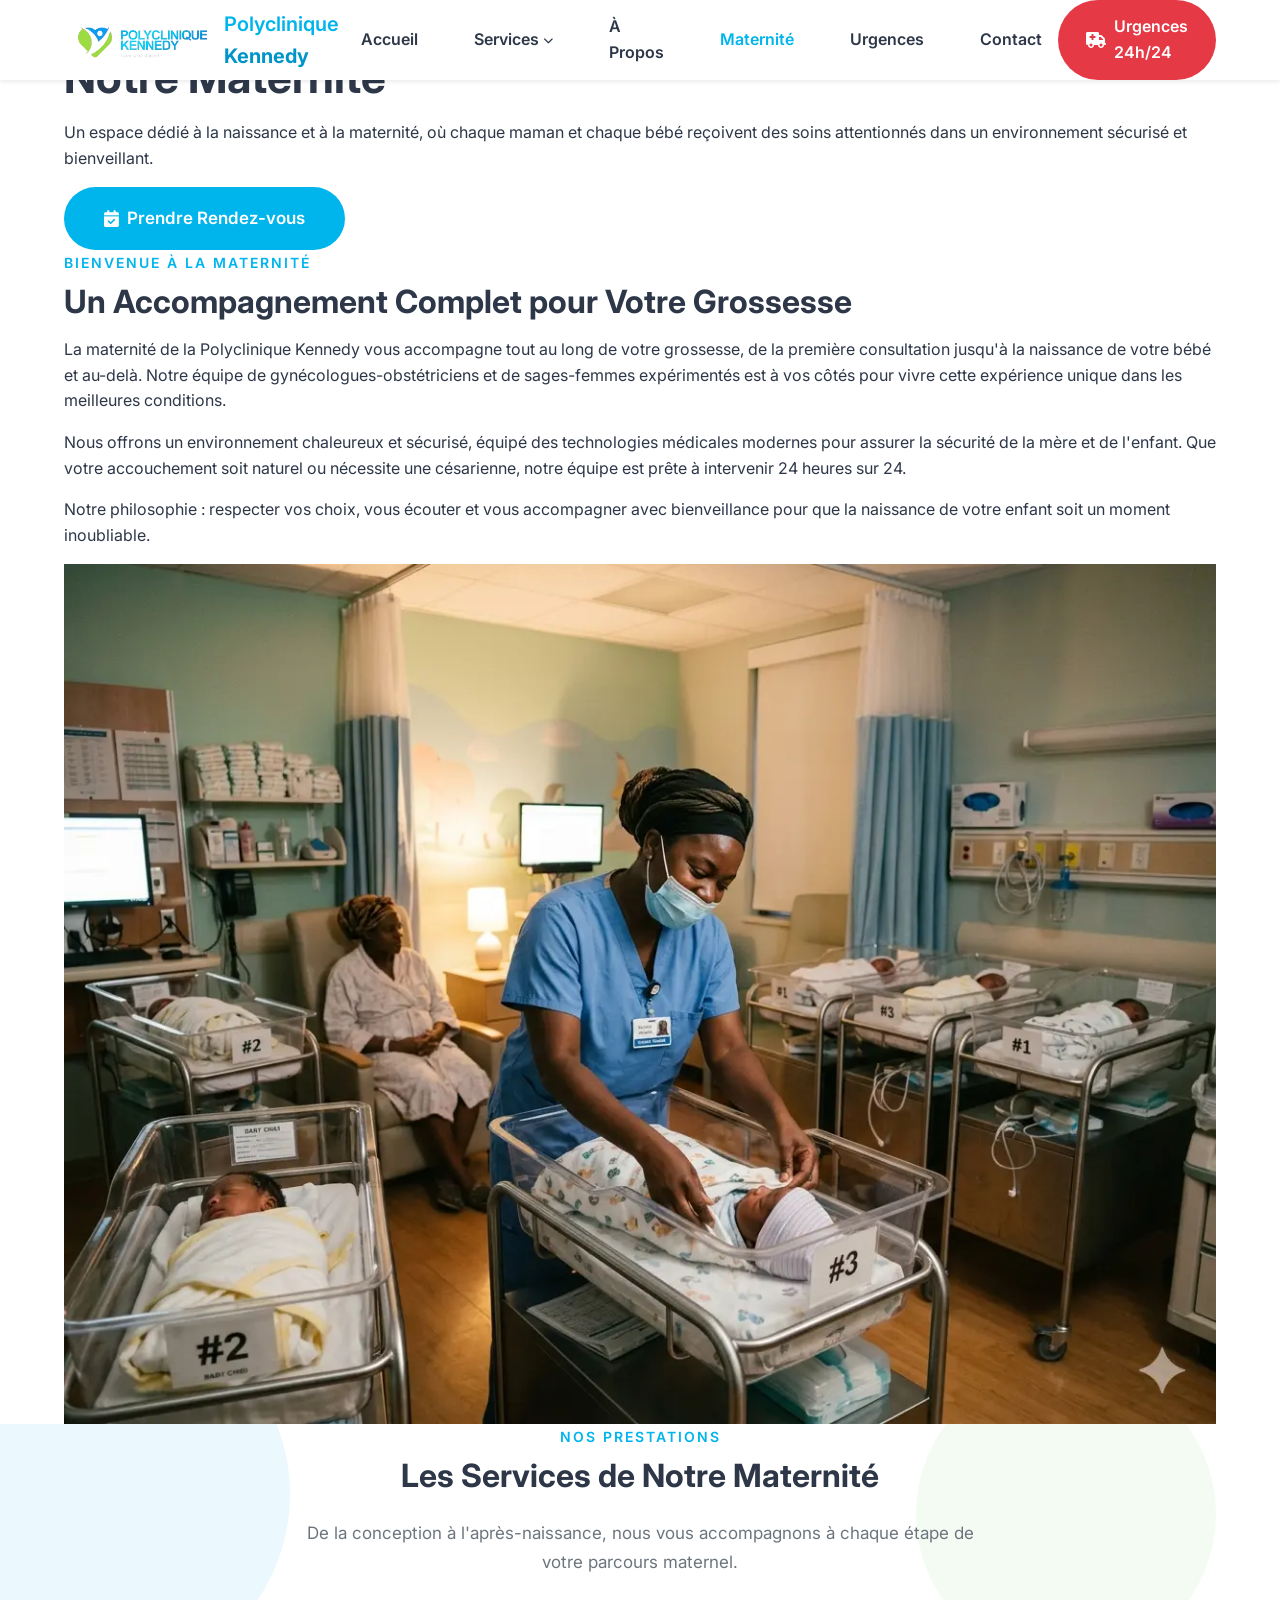
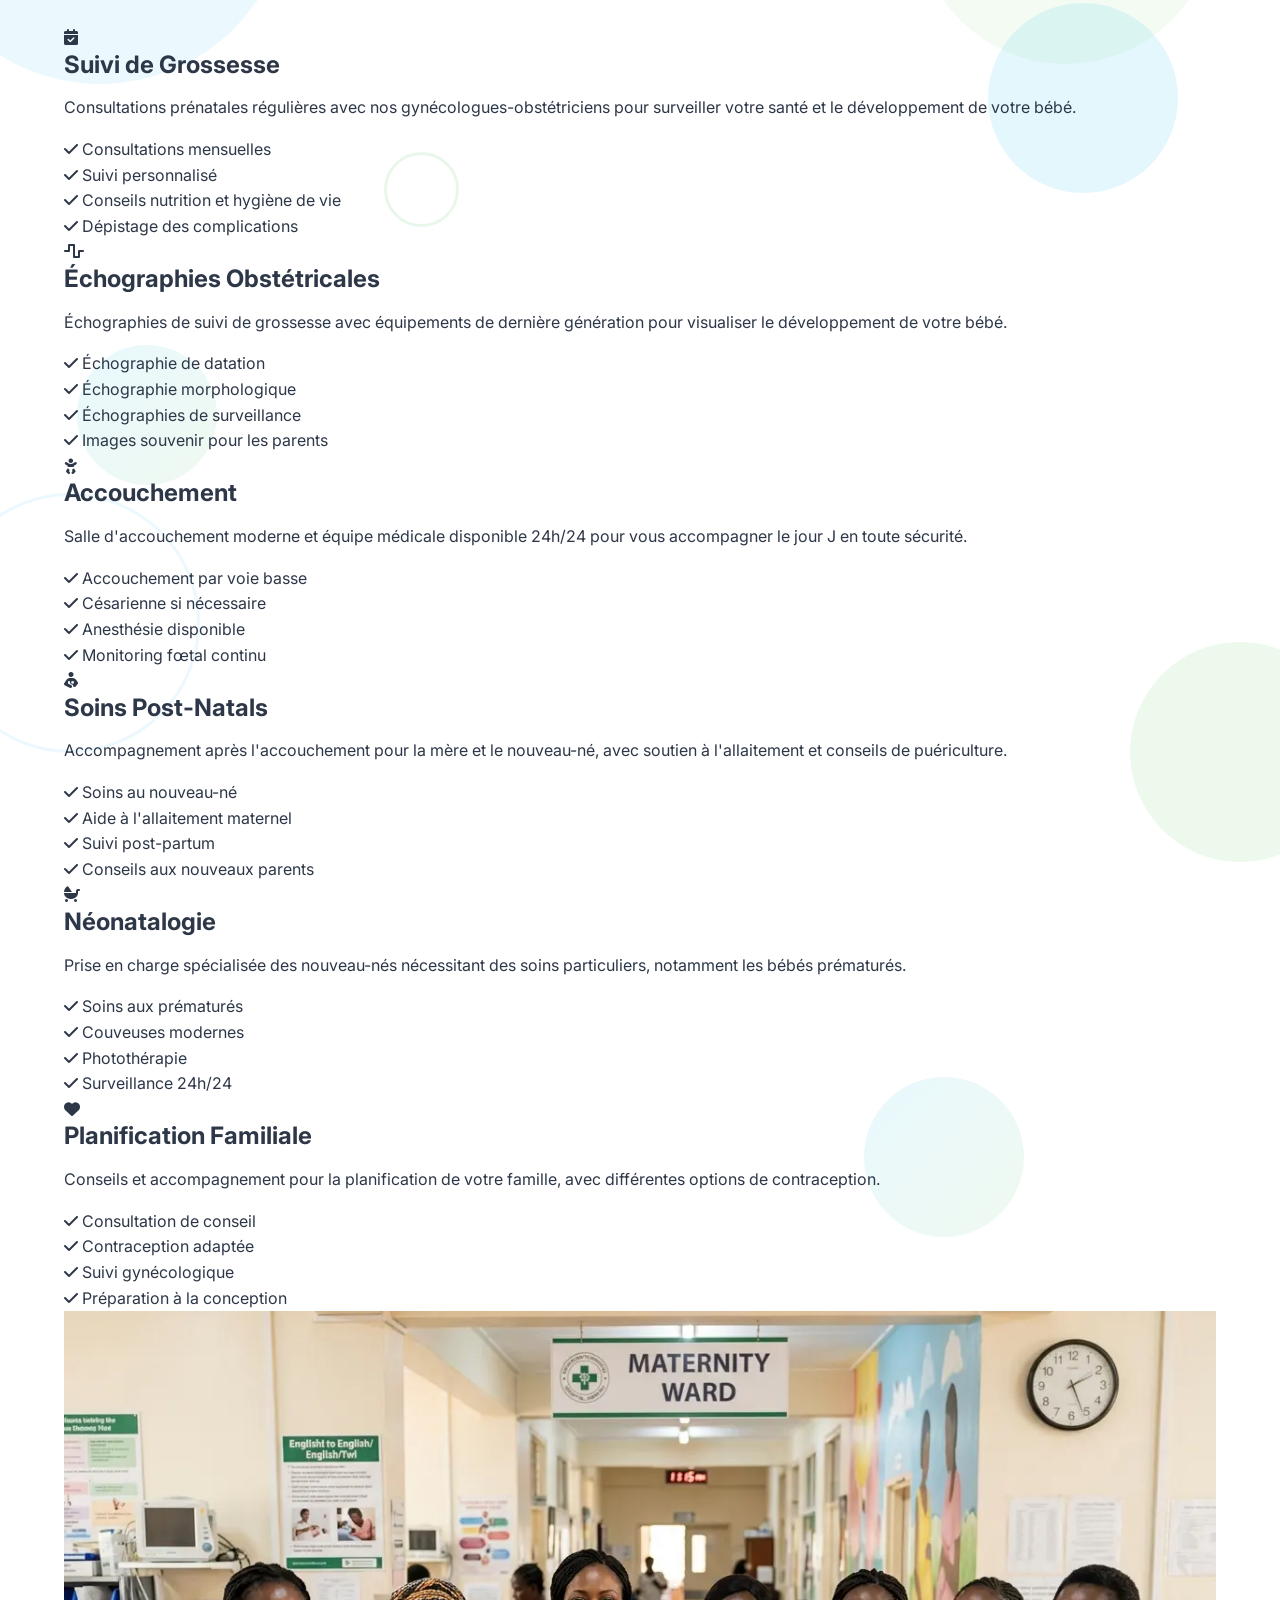
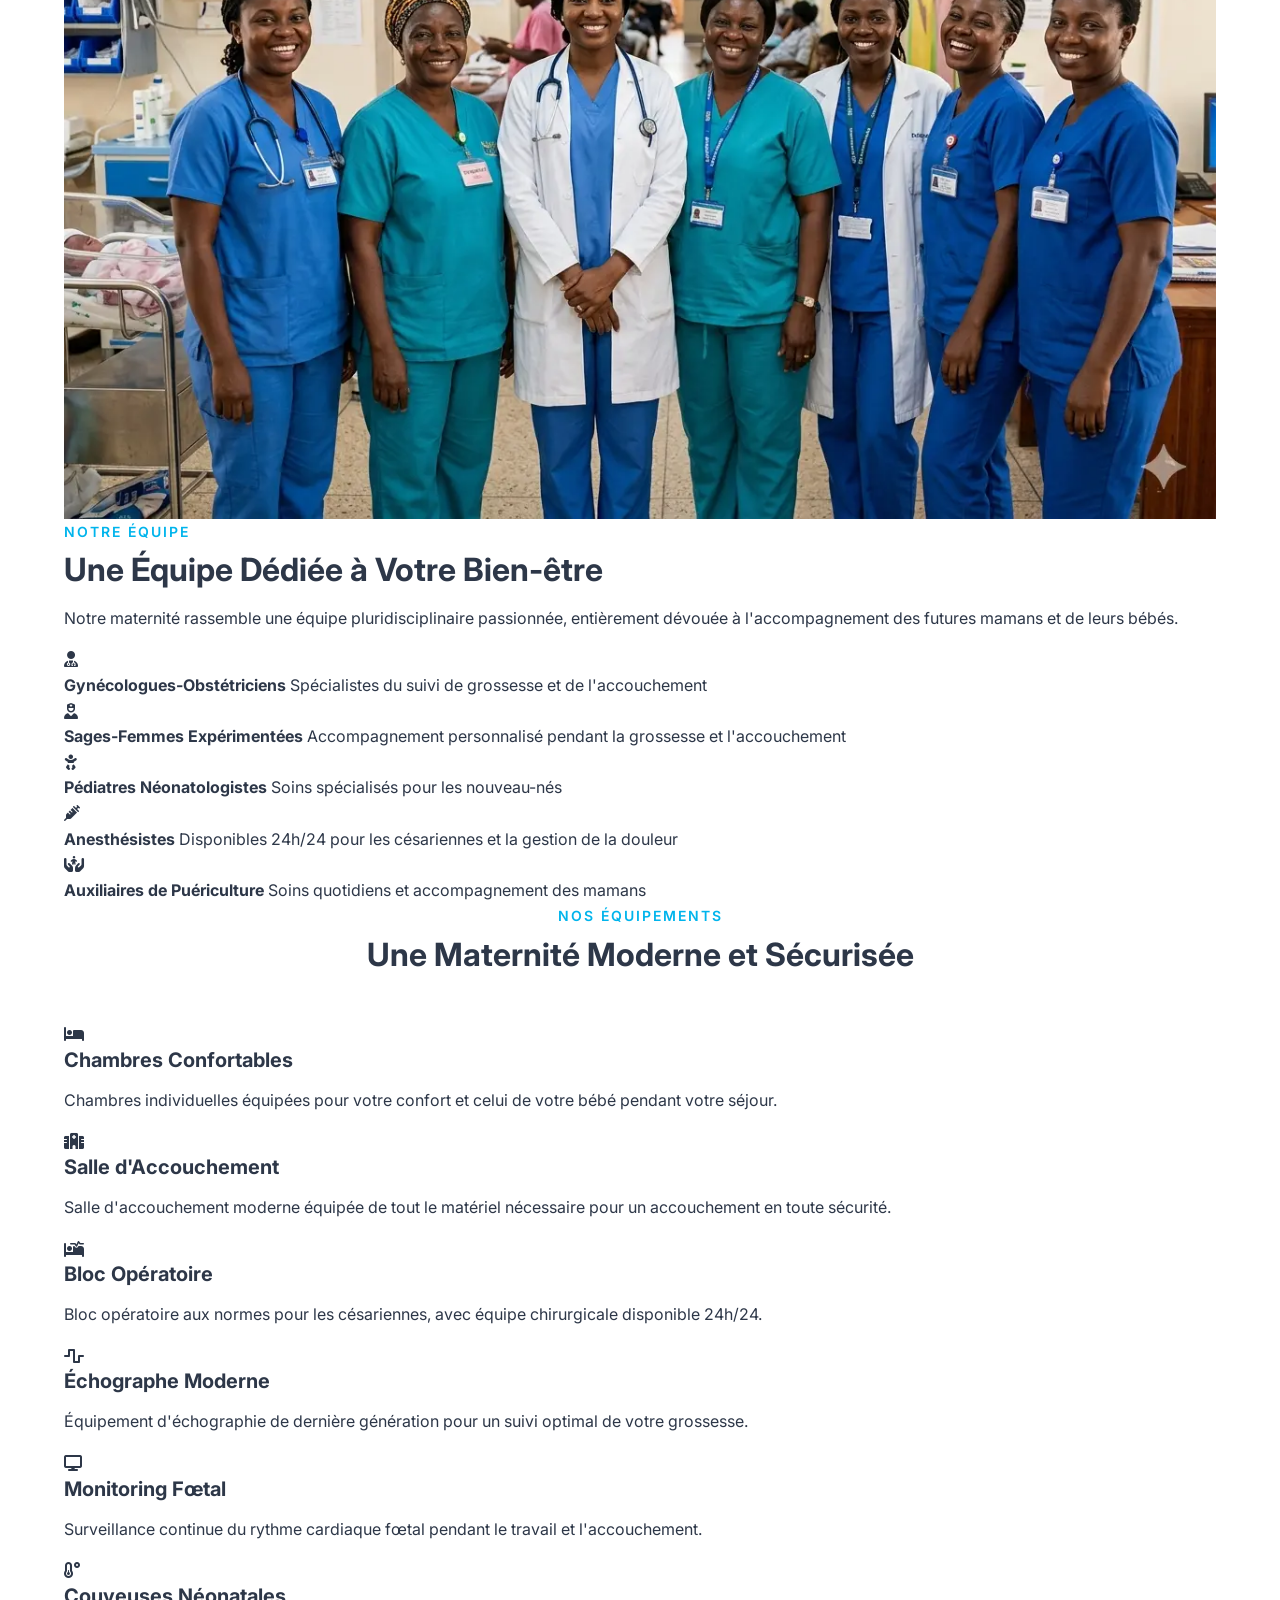
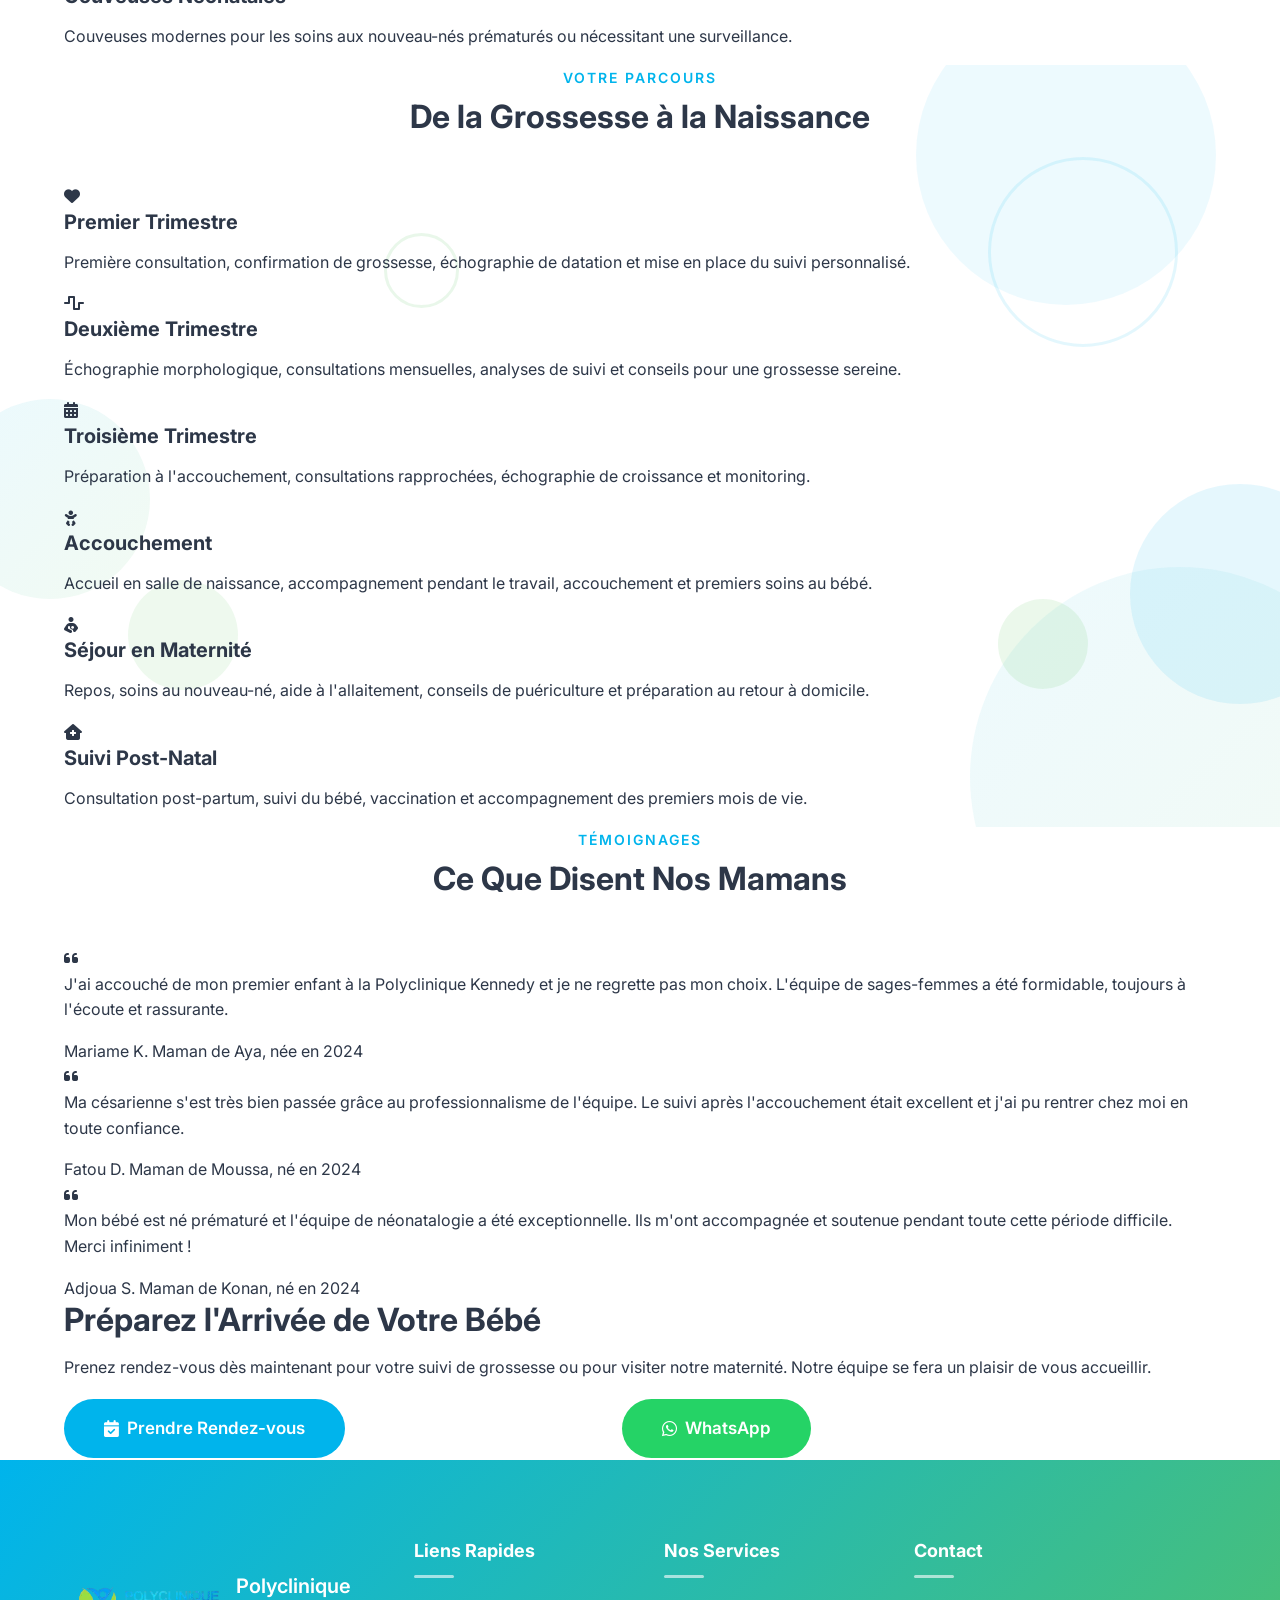
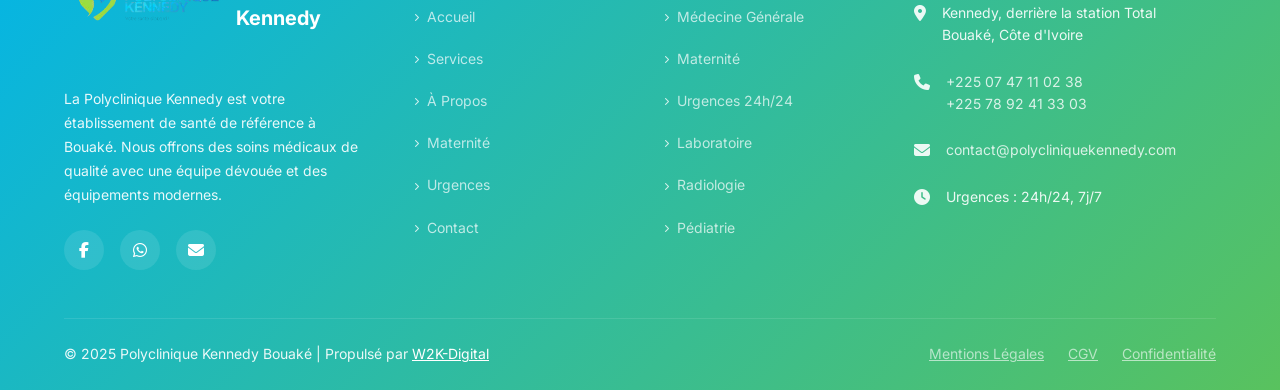
<file: maternite.html>
<!DOCTYPE html>
<html lang="fr">
<head>
    <meta charset="UTF-8">
    <meta name="viewport" content="width=device-width, initial-scale=1.0">
    <meta http-equiv="X-UA-Compatible" content="IE=edge">
    
    <!-- SEO Meta Tags -->
    <title>Maternité - Polyclinique Kennedy Bouaké | Suivi Grossesse et Accouchement</title>
    <meta name="description" content="Maternité de la Polyclinique Kennedy à Bouaké : suivi de grossesse, accouchements sécurisés, soins post-natals, néonatalogie. Équipe de sages-femmes dévouée.">
    <meta name="keywords" content="maternité Bouaké, accouchement, suivi grossesse, sage-femme, gynécologue, néonatalogie, clinique maternité Côte d'Ivoire">
    <meta name="author" content="Polyclinique Kennedy Bouaké">
    <meta name="robots" content="index, follow">
    
    <!-- Open Graph / Facebook -->
    <meta property="og:type" content="website">
    <meta property="og:url" content="https://polycliniquekennedy.com/maternite.html">
    <meta property="og:title" content="Maternité - Polyclinique Kennedy Bouaké">
    <meta property="og:description" content="Maternité moderne pour suivi de grossesse et accouchements sécurisés. Équipe dévouée à votre service.">
    <meta property="og:image" content="https://polycliniquekennedy.com/images/logo/android-chrome-512x512.png">
    <meta property="og:locale" content="fr_CI">
    
    <!-- Twitter Card -->
    <meta name="twitter:card" content="summary_large_image">
    <meta name="twitter:title" content="Maternité - Polyclinique Kennedy Bouaké">
    <meta name="twitter:description" content="Maternité moderne pour suivi de grossesse et accouchements sécurisés.">
    <meta name="twitter:image" content="https://polycliniquekennedy.com/images/logo/android-chrome-512x512.png">
    
    <!-- Canonical URL -->
    <link rel="canonical" href="https://polycliniquekennedy.com/maternite.html">
    
    <!-- Favicon & Icônes -->
    <link rel="icon" type="image/x-icon" href="images/logo/favicon.ico">
    <link rel="icon" type="image/png" sizes="32x32" href="images/logo/favicon-32x32.png">
    <link rel="icon" type="image/png" sizes="16x16" href="images/logo/favicon-16x16.png">
    <link rel="apple-touch-icon" sizes="180x180" href="images/logo/apple-touch-icon.png">
    <link rel="manifest" href="images/logo/site.webmanifest">
    <meta name="theme-color" content="#00B4EC">
    
    <!-- Google Fonts -->
    <link rel="preconnect" href="https://fonts.googleapis.com">
    <link rel="preconnect" href="https://fonts.gstatic.com" crossorigin>
    <link href="https://fonts.googleapis.com/css2?family=Inter:wght@400;600;700&display=swap" rel="stylesheet">
    
    <!-- Font Awesome 6.5.1 -->
    <link rel="stylesheet" href="https://cdnjs.cloudflare.com/ajax/libs/font-awesome/6.5.1/css/all.min.css" integrity="sha512-DTOQO9RWCH3ppGqcWaEA1BIZOC6xxalwEsw9c2QQeAIftl+Vegovlnee1c9QX4TctnWMn13TZye+giMm8e2LwA==" crossorigin="anonymous" referrerpolicy="no-referrer">
    
    <!-- Styles CSS -->
    <link rel="stylesheet" href="css/style.css">
</head>
<body>
    <!-- Header Navigation -->
    <header class="header" id="header">
        <div class="container">
            <nav class="navbar">
                <!-- Logo -->
                <a href="index.html" class="logo"><picture><source srcset="images/logo/logo.webp" type="image/webp"><img src="images/logo/logo.png" alt="Logo Polyclinique Kennedy" class="logo-img"></picture><span>Polyclinique <strong>Kennedy</strong></span></a>
                
                <!-- Menu Navigation Desktop -->
                <ul class="nav-menu" id="nav-menu">
                    <li class="nav-item">
                        <a href="index.html" class="nav-link">Accueil</a>
                    </li>
                    <li class="nav-item has-dropdown">
                        <a href="services.html" class="nav-link">
                            Services <i class="fa-solid fa-chevron-down"></i>
                        </a>
                        <ul class="dropdown-menu">
                            <li><a href="services.html#medecine-generale"><i class="fa-solid fa-user-doctor"></i> Médecine Générale</a></li>
                            <li><a href="services.html#pediatrie"><i class="fa-solid fa-baby"></i> Pédiatrie</a></li>
                            <li><a href="services.html#dentaire"><i class="fa-solid fa-tooth"></i> Cabinet Dentaire</a></li>
                            <li><a href="services.html#laboratoire"><i class="fa-solid fa-flask"></i> Laboratoire</a></li>
                            <li><a href="services.html#radiologie"><i class="fa-solid fa-x-ray"></i> Radiologie</a></li>
                            <li><a href="services.html#bloc-operatoire"><i class="fa-solid fa-bed-pulse"></i> Bloc Opératoire</a></li>
                            <li><a href="services.html#reanimation"><i class="fa-solid fa-heart-pulse"></i> Réanimation</a></li>
                            <li><a href="urgences.html"><i class="fa-solid fa-truck-medical"></i> Urgences 24h/24</a></li>
                            <li><a href="services.html#ophtalmologie"><i class="fa-solid fa-eye"></i> Ophtalmologie</a></li>
                            <li><a href="services.html#gynecologie"><i class="fa-solid fa-venus"></i> Gynécologie</a></li>
                            <li><a href="services.html#echographie"><i class="fa-solid fa-wave-square"></i> Échographie</a></li>
                            <li><a href="services.html#fibroscopie"><i class="fa-solid fa-magnifying-glass"></i> Fibroscopie</a></li>
                            <li><a href="maternite.html"><i class="fa-solid fa-person-breastfeeding"></i> Maternité</a></li>
                            <li><a href="services.html#neonatalogie"><i class="fa-solid fa-baby-carriage"></i> Néonatalogie</a></li>
                        </ul>
                    </li>
                    <li class="nav-item">
                        <a href="a-propos.html" class="nav-link">À Propos</a>
                    </li>
                    <li class="nav-item active">
                        <a href="maternite.html" class="nav-link">Maternité</a>
                    </li>
                    <li class="nav-item">
                        <a href="urgences.html" class="nav-link">Urgences</a>
                    </li>
                    <li class="nav-item">
                        <a href="contact.html" class="nav-link">Contact</a>
                    </li>
                </ul>
                
                <!-- Bouton CTA Urgences -->
                <a href="urgences.html" class="btn btn-urgence">
                    <i class="fa-solid fa-truck-medical"></i> Urgences 24h/24
                </a>
                
                <!-- Menu Hamburger Mobile -->
                <button class="hamburger" id="hamburger" aria-label="Menu mobile">
                    <span class="bar"></span>
                    <span class="bar"></span>
                    <span class="bar"></span>
                </button>
            </nav>
        </div>
    </header>

    <!-- Hero Maternité -->
    <section class="page-hero page-hero-maternite" data-autoscroll>
        <div class="page-hero-overlay page-hero-overlay-green"></div>
        <div class="container">
            <div class="page-hero-content">
                <nav class="breadcrumb" aria-label="Fil d'Ariane">
                    <a href="index.html">Accueil</a>
                    <span class="separator"><i class="fa-solid fa-chevron-right"></i></span>
                    <span class="current">Maternité</span>
                </nav>
                <div class="maternite-badge">
                    <i class="fa-solid fa-person-breastfeeding"></i>
                    <span>Accouchements 24h/24</span>
                </div>
                <h1>Notre Maternité</h1>
                <p>Un espace dédié à la naissance et à la maternité, où chaque maman et chaque bébé reçoivent des soins attentionnés dans un environnement sécurisé et bienveillant.</p>
                
                <div class="hero-buttons">
                    <a href="contact.html" class="btn btn-primary btn-lg">
                        <i class="fa-solid fa-calendar-check"></i> Prendre Rendez-vous
                    </a>
                    <a href="tel:+2250747110238" class="btn btn-secondary btn-lg">
                        <i class="fa-solid fa-phone"></i> Nous Appeler
                    </a>
                </div>
            </div>
        </div>
    </section>

    <!-- Section Présentation Maternité -->
    <section class="maternite-intro" data-autoscroll>
        <div class="container">
            <div class="maternite-intro-grid">
                <div class="maternite-intro-content">
                    <span class="section-subtitle">Bienvenue à la Maternité</span>
                    <h2>Un Accompagnement Complet pour Votre Grossesse</h2>
                    <p>La maternité de la Polyclinique Kennedy vous accompagne tout au long de votre grossesse, de la première consultation jusqu'à la naissance de votre bébé et au-delà. Notre équipe de gynécologues-obstétriciens et de sages-femmes expérimentés est à vos côtés pour vivre cette expérience unique dans les meilleures conditions.</p>
                    <p>Nous offrons un environnement chaleureux et sécurisé, équipé des technologies médicales modernes pour assurer la sécurité de la mère et de l'enfant. Que votre accouchement soit naturel ou nécessite une césarienne, notre équipe est prête à intervenir 24 heures sur 24.</p>
                    <p>Notre philosophie : respecter vos choix, vous écouter et vous accompagner avec bienveillance pour que la naissance de votre enfant soit un moment inoubliable.</p>
                </div>
                <div class="maternite-intro-image">
                    <picture>
                        <source srcset="images/maternite-accueil.webp" type="image/webp">
                        <img src="images/maternite-accueil.jpg" alt="Maternité de la Polyclinique Kennedy Bouaké" loading="lazy">
                    </picture>
                </div>
            </div>
        </div>
    </section>

    <!-- Section Services Maternité -->
    <section class="maternite-services has-bubbles" data-autoscroll>
        <div class="bubbles-bg">
            <div class="bubble bubble-cyan bubble-1"></div>
            <div class="bubble bubble-green bubble-2"></div>
            <div class="bubble bubble-gradient bubble-3"></div>
            <div class="bubble bubble-cyan bubble-5"></div>
            <div class="bubble bubble-outline bubble-7"></div>
            <div class="bubble bubble-green bubble-9"></div>
            <div class="bubble bubble-gradient bubble-10"></div>
            <div class="bubble bubble-outline-green bubble-11"></div>
        </div>
        <div class="container">
            <div class="section-header">
                <span class="section-subtitle">Nos Prestations</span>
                <h2>Les Services de Notre Maternité</h2>
                <p class="section-description">De la conception à l'après-naissance, nous vous accompagnons à chaque étape de votre parcours maternel.</p>
            </div>
            
            <div class="maternite-services-grid">
                <!-- Suivi de Grossesse -->
                <div class="maternite-service-card">
                    <div class="maternite-service-icon">
                        <i class="fa-solid fa-calendar-check"></i>
                    </div>
                    <h3>Suivi de Grossesse</h3>
                    <p>Consultations prénatales régulières avec nos gynécologues-obstétriciens pour surveiller votre santé et le développement de votre bébé.</p>
                    <ul>
                        <li><i class="fa-solid fa-check"></i> Consultations mensuelles</li>
                        <li><i class="fa-solid fa-check"></i> Suivi personnalisé</li>
                        <li><i class="fa-solid fa-check"></i> Conseils nutrition et hygiène de vie</li>
                        <li><i class="fa-solid fa-check"></i> Dépistage des complications</li>
                    </ul>
                </div>
                
                <!-- Échographies Obstétricales -->
                <div class="maternite-service-card">
                    <div class="maternite-service-icon">
                        <i class="fa-solid fa-wave-square"></i>
                    </div>
                    <h3>Échographies Obstétricales</h3>
                    <p>Échographies de suivi de grossesse avec équipements de dernière génération pour visualiser le développement de votre bébé.</p>
                    <ul>
                        <li><i class="fa-solid fa-check"></i> Échographie de datation</li>
                        <li><i class="fa-solid fa-check"></i> Échographie morphologique</li>
                        <li><i class="fa-solid fa-check"></i> Échographies de surveillance</li>
                        <li><i class="fa-solid fa-check"></i> Images souvenir pour les parents</li>
                    </ul>
                </div>
                
                <!-- Accouchement -->
                <div class="maternite-service-card">
                    <div class="maternite-service-icon">
                        <i class="fa-solid fa-baby"></i>
                    </div>
                    <h3>Accouchement</h3>
                    <p>Salle d'accouchement moderne et équipe médicale disponible 24h/24 pour vous accompagner le jour J en toute sécurité.</p>
                    <ul>
                        <li><i class="fa-solid fa-check"></i> Accouchement par voie basse</li>
                        <li><i class="fa-solid fa-check"></i> Césarienne si nécessaire</li>
                        <li><i class="fa-solid fa-check"></i> Anesthésie disponible</li>
                        <li><i class="fa-solid fa-check"></i> Monitoring fœtal continu</li>
                    </ul>
                </div>
                
                <!-- Soins Post-Natals -->
                <div class="maternite-service-card">
                    <div class="maternite-service-icon">
                        <i class="fa-solid fa-person-breastfeeding"></i>
                    </div>
                    <h3>Soins Post-Natals</h3>
                    <p>Accompagnement après l'accouchement pour la mère et le nouveau-né, avec soutien à l'allaitement et conseils de puériculture.</p>
                    <ul>
                        <li><i class="fa-solid fa-check"></i> Soins au nouveau-né</li>
                        <li><i class="fa-solid fa-check"></i> Aide à l'allaitement maternel</li>
                        <li><i class="fa-solid fa-check"></i> Suivi post-partum</li>
                        <li><i class="fa-solid fa-check"></i> Conseils aux nouveaux parents</li>
                    </ul>
                </div>
                
                <!-- Néonatalogie -->
                <div class="maternite-service-card">
                    <div class="maternite-service-icon">
                        <i class="fa-solid fa-baby-carriage"></i>
                    </div>
                    <h3>Néonatalogie</h3>
                    <p>Prise en charge spécialisée des nouveau-nés nécessitant des soins particuliers, notamment les bébés prématurés.</p>
                    <ul>
                        <li><i class="fa-solid fa-check"></i> Soins aux prématurés</li>
                        <li><i class="fa-solid fa-check"></i> Couveuses modernes</li>
                        <li><i class="fa-solid fa-check"></i> Photothérapie</li>
                        <li><i class="fa-solid fa-check"></i> Surveillance 24h/24</li>
                    </ul>
                </div>
                
                <!-- Planification Familiale -->
                <div class="maternite-service-card">
                    <div class="maternite-service-icon">
                        <i class="fa-solid fa-heart"></i>
                    </div>
                    <h3>Planification Familiale</h3>
                    <p>Conseils et accompagnement pour la planification de votre famille, avec différentes options de contraception.</p>
                    <ul>
                        <li><i class="fa-solid fa-check"></i> Consultation de conseil</li>
                        <li><i class="fa-solid fa-check"></i> Contraception adaptée</li>
                        <li><i class="fa-solid fa-check"></i> Suivi gynécologique</li>
                        <li><i class="fa-solid fa-check"></i> Préparation à la conception</li>
                    </ul>
                </div>
            </div>
        </div>
    </section>

    <!-- Section Équipe Maternité -->
    <section class="maternite-team" data-autoscroll>
        <div class="container">
            <div class="maternite-team-wrapper">
                <div class="maternite-team-image">
                    <picture>
                        <source srcset="images/equipe-maternite.webp" type="image/webp">
                        <img src="images/equipe-maternite.jpg" alt="Équipe de la maternité Polyclinique Kennedy" loading="lazy">
                    </picture>
                </div>
                
                <div class="maternite-team-content">
                    <span class="section-subtitle">Notre Équipe</span>
                    <h2>Une Équipe Dédiée à Votre Bien-être</h2>
                    <p>Notre maternité rassemble une équipe pluridisciplinaire passionnée, entièrement dévouée à l'accompagnement des futures mamans et de leurs bébés.</p>
                    
                    <div class="team-members-list">
                        <div class="team-member-item">
                            <i class="fa-solid fa-user-doctor"></i>
                            <div>
                                <strong>Gynécologues-Obstétriciens</strong>
                                <span>Spécialistes du suivi de grossesse et de l'accouchement</span>
                            </div>
                        </div>
                        
                        <div class="team-member-item">
                            <i class="fa-solid fa-user-nurse"></i>
                            <div>
                                <strong>Sages-Femmes Expérimentées</strong>
                                <span>Accompagnement personnalisé pendant la grossesse et l'accouchement</span>
                            </div>
                        </div>
                        
                        <div class="team-member-item">
                            <i class="fa-solid fa-baby"></i>
                            <div>
                                <strong>Pédiatres Néonatologistes</strong>
                                <span>Soins spécialisés pour les nouveau-nés</span>
                            </div>
                        </div>
                        
                        <div class="team-member-item">
                            <i class="fa-solid fa-syringe"></i>
                            <div>
                                <strong>Anesthésistes</strong>
                                <span>Disponibles 24h/24 pour les césariennes et la gestion de la douleur</span>
                            </div>
                        </div>
                        
                        <div class="team-member-item">
                            <i class="fa-solid fa-hands-holding-child"></i>
                            <div>
                                <strong>Auxiliaires de Puériculture</strong>
                                <span>Soins quotidiens et accompagnement des mamans</span>
                            </div>
                        </div>
                    </div>
                </div>
            </div>
        </div>
    </section>

    <!-- Section Équipements Maternité -->
    <section class="maternite-equipment" data-autoscroll>
        <div class="container">
            <div class="section-header">
                <span class="section-subtitle">Nos Équipements</span>
                <h2>Une Maternité Moderne et Sécurisée</h2>
            </div>
            
            <div class="equipment-features">
                <div class="equipment-feature">
                    <div class="equipment-feature-icon">
                        <i class="fa-solid fa-bed"></i>
                    </div>
                    <h4>Chambres Confortables</h4>
                    <p>Chambres individuelles équipées pour votre confort et celui de votre bébé pendant votre séjour.</p>
                </div>
                
                <div class="equipment-feature">
                    <div class="equipment-feature-icon">
                        <i class="fa-solid fa-hospital"></i>
                    </div>
                    <h4>Salle d'Accouchement</h4>
                    <p>Salle d'accouchement moderne équipée de tout le matériel nécessaire pour un accouchement en toute sécurité.</p>
                </div>
                
                <div class="equipment-feature">
                    <div class="equipment-feature-icon">
                        <i class="fa-solid fa-bed-pulse"></i>
                    </div>
                    <h4>Bloc Opératoire</h4>
                    <p>Bloc opératoire aux normes pour les césariennes, avec équipe chirurgicale disponible 24h/24.</p>
                </div>
                
                <div class="equipment-feature">
                    <div class="equipment-feature-icon">
                        <i class="fa-solid fa-wave-square"></i>
                    </div>
                    <h4>Échographe Moderne</h4>
                    <p>Équipement d'échographie de dernière génération pour un suivi optimal de votre grossesse.</p>
                </div>
                
                <div class="equipment-feature">
                    <div class="equipment-feature-icon">
                        <i class="fa-solid fa-display"></i>
                    </div>
                    <h4>Monitoring Fœtal</h4>
                    <p>Surveillance continue du rythme cardiaque fœtal pendant le travail et l'accouchement.</p>
                </div>
                
                <div class="equipment-feature">
                    <div class="equipment-feature-icon">
                        <i class="fa-solid fa-temperature-low"></i>
                    </div>
                    <h4>Couveuses Néonatales</h4>
                    <p>Couveuses modernes pour les soins aux nouveau-nés prématurés ou nécessitant une surveillance.</p>
                </div>
            </div>
        </div>
    </section>

    <!-- Section Parcours Maternité -->
    <section class="maternite-journey has-bubbles" data-autoscroll>
        <div class="bubbles-bg">
            <div class="bubble bubble-gradient bubble-4"></div>
            <div class="bubble bubble-green bubble-6"></div>
            <div class="bubble bubble-cyan bubble-2"></div>
            <div class="bubble bubble-cyan bubble-9"></div>
            <div class="bubble bubble-outline bubble-5"></div>
            <div class="bubble bubble-green bubble-8"></div>
            <div class="bubble bubble-gradient bubble-12"></div>
            <div class="bubble bubble-outline-green bubble-11"></div>
        </div>
        <div class="container">
            <div class="section-header">
                <span class="section-subtitle">Votre Parcours</span>
                <h2>De la Grossesse à la Naissance</h2>
            </div>
            
            <div class="journey-timeline">
                <div class="journey-step">
                    <div class="journey-icon">
                        <i class="fa-solid fa-heart"></i>
                    </div>
                    <div class="journey-content">
                        <h4>Premier Trimestre</h4>
                        <p>Première consultation, confirmation de grossesse, échographie de datation et mise en place du suivi personnalisé.</p>
                    </div>
                </div>
                
                <div class="journey-step">
                    <div class="journey-icon">
                        <i class="fa-solid fa-wave-square"></i>
                    </div>
                    <div class="journey-content">
                        <h4>Deuxième Trimestre</h4>
                        <p>Échographie morphologique, consultations mensuelles, analyses de suivi et conseils pour une grossesse sereine.</p>
                    </div>
                </div>
                
                <div class="journey-step">
                    <div class="journey-icon">
                        <i class="fa-solid fa-calendar-days"></i>
                    </div>
                    <div class="journey-content">
                        <h4>Troisième Trimestre</h4>
                        <p>Préparation à l'accouchement, consultations rapprochées, échographie de croissance et monitoring.</p>
                    </div>
                </div>
                
                <div class="journey-step">
                    <div class="journey-icon">
                        <i class="fa-solid fa-baby"></i>
                    </div>
                    <div class="journey-content">
                        <h4>Accouchement</h4>
                        <p>Accueil en salle de naissance, accompagnement pendant le travail, accouchement et premiers soins au bébé.</p>
                    </div>
                </div>
                
                <div class="journey-step">
                    <div class="journey-icon">
                        <i class="fa-solid fa-person-breastfeeding"></i>
                    </div>
                    <div class="journey-content">
                        <h4>Séjour en Maternité</h4>
                        <p>Repos, soins au nouveau-né, aide à l'allaitement, conseils de puériculture et préparation au retour à domicile.</p>
                    </div>
                </div>
                
                <div class="journey-step">
                    <div class="journey-icon">
                        <i class="fa-solid fa-house-medical"></i>
                    </div>
                    <div class="journey-content">
                        <h4>Suivi Post-Natal</h4>
                        <p>Consultation post-partum, suivi du bébé, vaccination et accompagnement des premiers mois de vie.</p>
                    </div>
                </div>
            </div>
        </div>
    </section>

    <!-- Section Témoignages -->
    <section class="maternite-testimonials" data-autoscroll>
        <div class="container">
            <div class="section-header">
                <span class="section-subtitle">Témoignages</span>
                <h2>Ce Que Disent Nos Mamans</h2>
            </div>
            
            <div class="testimonials-grid">
                <div class="testimonial-card">
                    <div class="testimonial-quote">
                        <i class="fa-solid fa-quote-left"></i>
                    </div>
                    <p class="testimonial-text">J'ai accouché de mon premier enfant à la Polyclinique Kennedy et je ne regrette pas mon choix. L'équipe de sages-femmes a été formidable, toujours à l'écoute et rassurante.</p>
                    <div class="testimonial-author">
                        <span class="author-name">Mariame K.</span>
                        <span class="author-info">Maman de Aya, née en 2024</span>
                    </div>
                </div>
                
                <div class="testimonial-card">
                    <div class="testimonial-quote">
                        <i class="fa-solid fa-quote-left"></i>
                    </div>
                    <p class="testimonial-text">Ma césarienne s'est très bien passée grâce au professionnalisme de l'équipe. Le suivi après l'accouchement était excellent et j'ai pu rentrer chez moi en toute confiance.</p>
                    <div class="testimonial-author">
                        <span class="author-name">Fatou D.</span>
                        <span class="author-info">Maman de Moussa, né en 2024</span>
                    </div>
                </div>
                
                <div class="testimonial-card">
                    <div class="testimonial-quote">
                        <i class="fa-solid fa-quote-left"></i>
                    </div>
                    <p class="testimonial-text">Mon bébé est né prématuré et l'équipe de néonatalogie a été exceptionnelle. Ils m'ont accompagnée et soutenue pendant toute cette période difficile. Merci infiniment !</p>
                    <div class="testimonial-author">
                        <span class="author-name">Adjoua S.</span>
                        <span class="author-info">Maman de Konan, né en 2024</span>
                    </div>
                </div>
            </div>
        </div>
    </section>

    <!-- Section CTA Maternité -->
    <section class="maternite-cta" data-autoscroll>
        <div class="container">
            <div class="maternite-cta-content">
                <h2>Préparez l'Arrivée de Votre Bébé</h2>
                <p>Prenez rendez-vous dès maintenant pour votre suivi de grossesse ou pour visiter notre maternité. Notre équipe se fera un plaisir de vous accueillir.</p>
                <div class="cta-buttons">
                    <a href="contact.html" class="btn btn-primary btn-lg">
                        <i class="fa-solid fa-calendar-check"></i> Prendre Rendez-vous
                    </a>
                    <a href="tel:+2250747110238" class="btn btn-secondary btn-lg">
                        <i class="fa-solid fa-phone"></i> +225 07 47 11 02 38
                    </a>
                    <a href="https://wa.me/2250747110238" target="_blank" rel="noopener" class="btn btn-whatsapp btn-lg">
                        <i class="fa-brands fa-whatsapp"></i> WhatsApp
                    </a>
                </div>
            </div>
        </div>
    </section>

    <!-- Footer -->
    <footer class="footer">
        <div class="container">
            <div class="footer-grid">
                <!-- Colonne 1 : Logo et Description -->
                <div class="footer-col">
                    <a href="index.html" class="footer-logo"><picture><source srcset="images/logo/logo.webp" type="image/webp"><img src="images/logo/logo.png" alt="Logo Polyclinique Kennedy" class="logo-img"></picture><span>Polyclinique <strong>Kennedy</strong></span></a>
                    <p class="footer-description">
                        La Polyclinique Kennedy est votre établissement de santé de référence à Bouaké. 
                        Nous offrons des soins médicaux de qualité avec une équipe dévouée et des équipements modernes.
                    </p>
                    <div class="footer-social">
                        <a href="https://facebook.com/polycliniquekennedy" target="_blank" rel="noopener" aria-label="Facebook">
                            <i class="fa-brands fa-facebook-f"></i>
                        </a>
                        <a href="https://wa.me/2250747110238" target="_blank" rel="noopener" aria-label="WhatsApp">
                            <i class="fa-brands fa-whatsapp"></i>
                        </a>
                        <a href="mailto:contact@polycliniquekennedy.com" aria-label="Email">
                            <i class="fa-solid fa-envelope"></i>
                        </a>
                    </div>
                </div>
                
                <!-- Colonne 2 : Liens Rapides -->
                <div class="footer-col">
                    <h4>Liens Rapides</h4>
                    <ul class="footer-links">
                        <li><a href="index.html"><i class="fa-solid fa-chevron-right"></i> Accueil</a></li>
                        <li><a href="services.html"><i class="fa-solid fa-chevron-right"></i> Services</a></li>
                        <li><a href="a-propos.html"><i class="fa-solid fa-chevron-right"></i> À Propos</a></li>
                        <li><a href="maternite.html"><i class="fa-solid fa-chevron-right"></i> Maternité</a></li>
                        <li><a href="urgences.html"><i class="fa-solid fa-chevron-right"></i> Urgences</a></li>
                        <li><a href="contact.html"><i class="fa-solid fa-chevron-right"></i> Contact</a></li>
                    </ul>
                </div>
                
                <!-- Colonne 3 : Services Populaires -->
                <div class="footer-col">
                    <h4>Nos Services</h4>
                    <ul class="footer-links">
                        <li><a href="services.html#medecine-generale"><i class="fa-solid fa-chevron-right"></i> Médecine Générale</a></li>
                        <li><a href="maternite.html"><i class="fa-solid fa-chevron-right"></i> Maternité</a></li>
                        <li><a href="urgences.html"><i class="fa-solid fa-chevron-right"></i> Urgences 24h/24</a></li>
                        <li><a href="services.html#laboratoire"><i class="fa-solid fa-chevron-right"></i> Laboratoire</a></li>
                        <li><a href="services.html#radiologie"><i class="fa-solid fa-chevron-right"></i> Radiologie</a></li>
                        <li><a href="services.html#pediatrie"><i class="fa-solid fa-chevron-right"></i> Pédiatrie</a></li>
                    </ul>
                </div>
                
                <!-- Colonne 4 : Contact -->
                <div class="footer-col">
                    <h4>Contact</h4>
                    <ul class="footer-contact">
                        <li>
                            <i class="fa-solid fa-location-dot"></i>
                            <span>Kennedy, derrière la station Total<br>Bouaké, Côte d'Ivoire</span>
                        </li>
                        <li>
                            <i class="fa-solid fa-phone"></i>
                            <span>
                                <a href="tel:+2250747110238">+225 07 47 11 02 38</a><br>
                                <a href="tel:+2257892413303">+225 78 92 41 33 03</a>
                            </span>
                        </li>
                        <li>
                            <i class="fa-solid fa-envelope"></i>
                            <span><a href="mailto:contact@polycliniquekennedy.com">contact@polycliniquekennedy.com</a></span>
                        </li>
                        <li>
                            <i class="fa-solid fa-clock"></i>
                            <span>Urgences : 24h/24, 7j/7</span>
                        </li>
                    </ul>
                </div>
            </div>
            
            <!-- Barre Copyright -->
            <div class="footer-bottom">
                <p>&copy; 2025 Polyclinique Kennedy Bouaké | Propulsé par <a href="https://w2k-digital.com" target="_blank" rel="noopener">W2K-Digital</a></p>
                <ul class="footer-legal">
                    <li><a href="mentions-legales.html">Mentions Légales</a></li>
                    <li><a href="cgv.html">CGV</a></li>
                    <li><a href="confidentialite.html">Confidentialité</a></li>
                </ul>
            </div>
        </div>
    </footer>

    <!-- Bouton Retour en Haut -->
    <button class="back-to-top" id="back-to-top" aria-label="Retour en haut">
        <i class="fa-solid fa-chevron-up"></i>
    </button>

    <!-- Scripts JS -->
    <script src="js/main.js"></script>
</body>
</html>
</file>
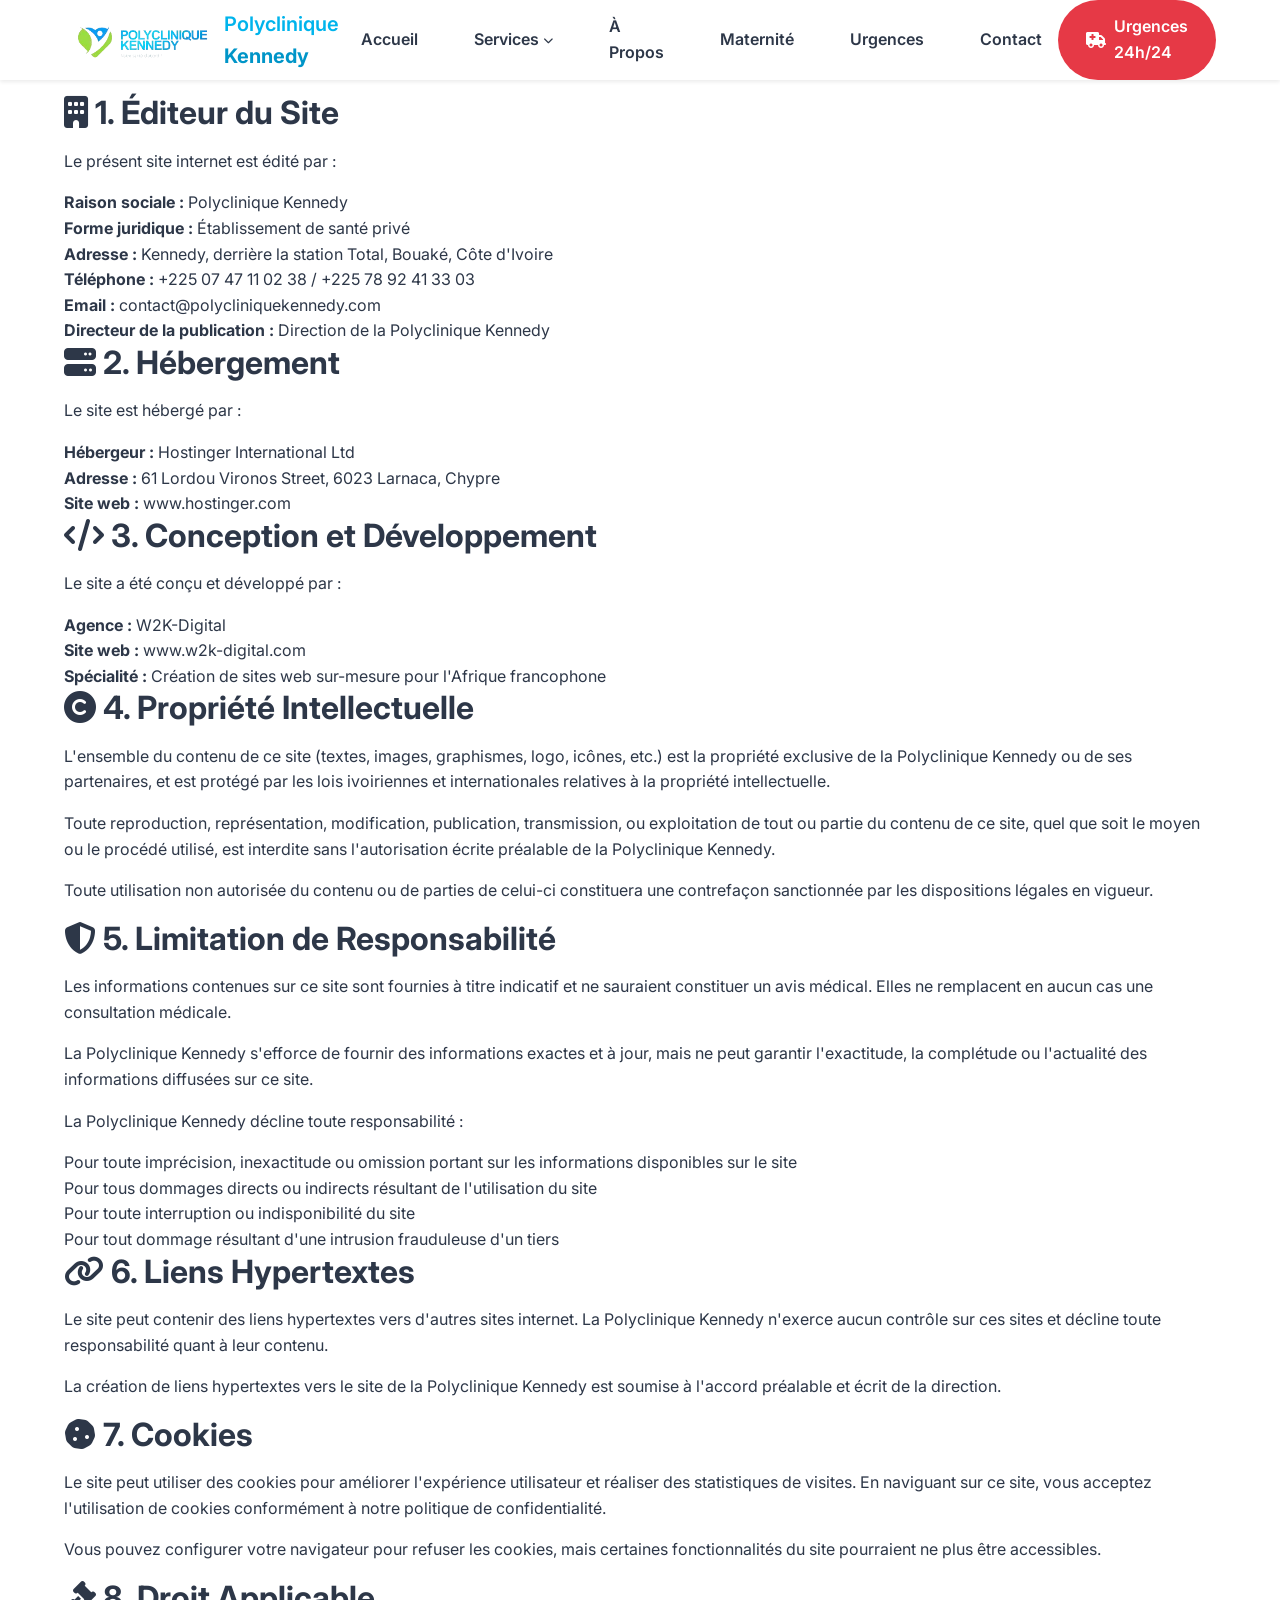
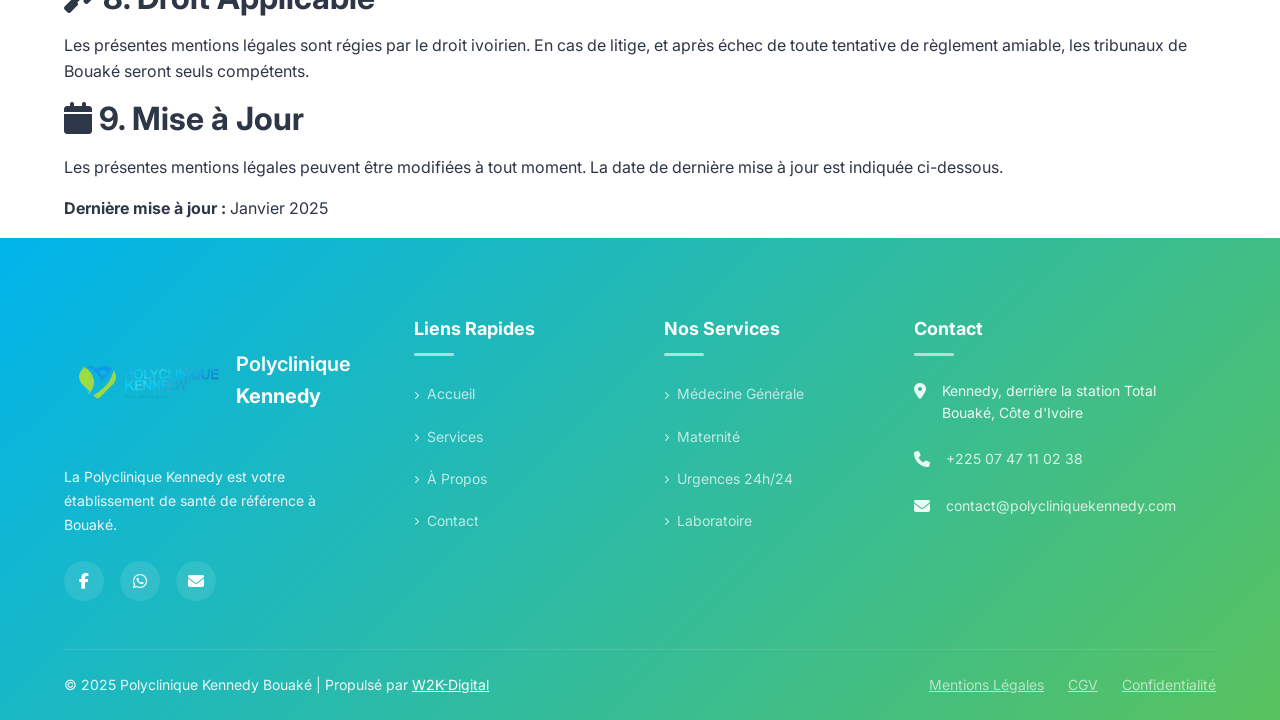
<file: mentions-legales.html>
<!DOCTYPE html>
<html lang="fr">
<head>
    <meta charset="UTF-8">
    <meta name="viewport" content="width=device-width, initial-scale=1.0">
    <meta http-equiv="X-UA-Compatible" content="IE=edge">
    
    <!-- SEO Meta Tags -->
    <title>Mentions Légales - Polyclinique Kennedy Bouaké</title>
    <meta name="description" content="Mentions légales de la Polyclinique Kennedy à Bouaké, Côte d'Ivoire. Informations sur l'éditeur, l'hébergeur et les conditions d'utilisation du site.">
    <meta name="robots" content="noindex, follow">
    
    <!-- Canonical URL -->
    <link rel="canonical" href="https://polycliniquekennedy.com/mentions-legales.html">
    
    <!-- Favicon & Icônes -->
    <link rel="icon" type="image/x-icon" href="images/logo/favicon.ico">
    <link rel="icon" type="image/png" sizes="32x32" href="images/logo/favicon-32x32.png">
    <link rel="icon" type="image/png" sizes="16x16" href="images/logo/favicon-16x16.png">
    <link rel="apple-touch-icon" sizes="180x180" href="images/logo/apple-touch-icon.png">
    <link rel="manifest" href="images/logo/site.webmanifest">
    <meta name="theme-color" content="#00B4EC">
    
    <!-- Google Fonts -->
    <link rel="preconnect" href="https://fonts.googleapis.com">
    <link rel="preconnect" href="https://fonts.gstatic.com" crossorigin>
    <link href="https://fonts.googleapis.com/css2?family=Inter:wght@400;600;700&display=swap" rel="stylesheet">
    
    <!-- Font Awesome 6.5.1 -->
    <link rel="stylesheet" href="https://cdnjs.cloudflare.com/ajax/libs/font-awesome/6.5.1/css/all.min.css" integrity="sha512-DTOQO9RWCH3ppGqcWaEA1BIZOC6xxalwEsw9c2QQeAIftl+Vegovlnee1c9QX4TctnWMn13TZye+giMm8e2LwA==" crossorigin="anonymous" referrerpolicy="no-referrer">
    
    <!-- Styles CSS -->
    <link rel="stylesheet" href="css/style.css">
</head>
<body>
    <!-- Header Navigation -->
    <header class="header" id="header">
        <div class="container">
            <nav class="navbar">
                <a href="index.html" class="logo"><picture><source srcset="images/logo/logo.webp" type="image/webp"><img src="images/logo/logo.png" alt="Logo Polyclinique Kennedy" class="logo-img"></picture><span>Polyclinique <strong>Kennedy</strong></span></a>
                
                <ul class="nav-menu" id="nav-menu">
                    <li class="nav-item"><a href="index.html" class="nav-link">Accueil</a></li>
                    <li class="nav-item has-dropdown">
                        <a href="services.html" class="nav-link">Services <i class="fa-solid fa-chevron-down"></i></a>
                        <ul class="dropdown-menu">
                            <li><a href="services.html#medecine-generale"><i class="fa-solid fa-user-doctor"></i> Médecine Générale</a></li>
                            <li><a href="services.html#pediatrie"><i class="fa-solid fa-baby"></i> Pédiatrie</a></li>
                            <li><a href="services.html#laboratoire"><i class="fa-solid fa-flask"></i> Laboratoire</a></li>
                            <li><a href="urgences.html"><i class="fa-solid fa-truck-medical"></i> Urgences 24h/24</a></li>
                            <li><a href="maternite.html"><i class="fa-solid fa-person-breastfeeding"></i> Maternité</a></li>
                        </ul>
                    </li>
                    <li class="nav-item"><a href="a-propos.html" class="nav-link">À Propos</a></li>
                    <li class="nav-item"><a href="maternite.html" class="nav-link">Maternité</a></li>
                    <li class="nav-item"><a href="urgences.html" class="nav-link">Urgences</a></li>
                    <li class="nav-item"><a href="contact.html" class="nav-link">Contact</a></li>
                </ul>
                
                <a href="urgences.html" class="btn btn-urgence">
                    <i class="fa-solid fa-truck-medical"></i> Urgences 24h/24
                </a>
                
                <button class="hamburger" id="hamburger" aria-label="Menu mobile">
                    <span class="bar"></span>
                    <span class="bar"></span>
                    <span class="bar"></span>
                </button>
            </nav>
        </div>
    </header>

    <!-- Hero -->
    <section class="page-hero page-hero-short">
        <div class="page-hero-overlay"></div>
        <div class="container">
            <div class="page-hero-content">
                <nav class="breadcrumb" aria-label="Fil d'Ariane">
                    <a href="index.html">Accueil</a>
                    <span class="separator"><i class="fa-solid fa-chevron-right"></i></span>
                    <span class="current">Mentions Légales</span>
                </nav>
                <h1>Mentions Légales</h1>
            </div>
        </div>
    </section>

    <!-- Contenu Mentions Légales -->
    <section class="legal-content">
        <div class="container">
            <div class="legal-wrapper">
                
                <article class="legal-section">
                    <h2><i class="fa-solid fa-building"></i> 1. Éditeur du Site</h2>
                    <p>Le présent site internet est édité par :</p>
                    <ul class="legal-list">
                        <li><strong>Raison sociale :</strong> Polyclinique Kennedy</li>
                        <li><strong>Forme juridique :</strong> Établissement de santé privé</li>
                        <li><strong>Adresse :</strong> Kennedy, derrière la station Total, Bouaké, Côte d'Ivoire</li>
                        <li><strong>Téléphone :</strong> +225 07 47 11 02 38 / +225 78 92 41 33 03</li>
                        <li><strong>Email :</strong> contact@polycliniquekennedy.com</li>
                        <li><strong>Directeur de la publication :</strong> Direction de la Polyclinique Kennedy</li>
                    </ul>
                </article>

                <article class="legal-section">
                    <h2><i class="fa-solid fa-server"></i> 2. Hébergement</h2>
                    <p>Le site est hébergé par :</p>
                    <ul class="legal-list">
                        <li><strong>Hébergeur :</strong> Hostinger International Ltd</li>
                        <li><strong>Adresse :</strong> 61 Lordou Vironos Street, 6023 Larnaca, Chypre</li>
                        <li><strong>Site web :</strong> www.hostinger.com</li>
                    </ul>
                </article>

                <article class="legal-section">
                    <h2><i class="fa-solid fa-code"></i> 3. Conception et Développement</h2>
                    <p>Le site a été conçu et développé par :</p>
                    <ul class="legal-list">
                        <li><strong>Agence :</strong> W2K-Digital</li>
                        <li><strong>Site web :</strong> www.w2k-digital.com</li>
                        <li><strong>Spécialité :</strong> Création de sites web sur-mesure pour l'Afrique francophone</li>
                    </ul>
                </article>

                <article class="legal-section">
                    <h2><i class="fa-solid fa-copyright"></i> 4. Propriété Intellectuelle</h2>
                    <p>L'ensemble du contenu de ce site (textes, images, graphismes, logo, icônes, etc.) est la propriété exclusive de la Polyclinique Kennedy ou de ses partenaires, et est protégé par les lois ivoiriennes et internationales relatives à la propriété intellectuelle.</p>
                    <p>Toute reproduction, représentation, modification, publication, transmission, ou exploitation de tout ou partie du contenu de ce site, quel que soit le moyen ou le procédé utilisé, est interdite sans l'autorisation écrite préalable de la Polyclinique Kennedy.</p>
                    <p>Toute utilisation non autorisée du contenu ou de parties de celui-ci constituera une contrefaçon sanctionnée par les dispositions légales en vigueur.</p>
                </article>

                <article class="legal-section">
                    <h2><i class="fa-solid fa-shield-halved"></i> 5. Limitation de Responsabilité</h2>
                    <p>Les informations contenues sur ce site sont fournies à titre indicatif et ne sauraient constituer un avis médical. Elles ne remplacent en aucun cas une consultation médicale.</p>
                    <p>La Polyclinique Kennedy s'efforce de fournir des informations exactes et à jour, mais ne peut garantir l'exactitude, la complétude ou l'actualité des informations diffusées sur ce site.</p>
                    <p>La Polyclinique Kennedy décline toute responsabilité :</p>
                    <ul class="legal-list">
                        <li>Pour toute imprécision, inexactitude ou omission portant sur les informations disponibles sur le site</li>
                        <li>Pour tous dommages directs ou indirects résultant de l'utilisation du site</li>
                        <li>Pour toute interruption ou indisponibilité du site</li>
                        <li>Pour tout dommage résultant d'une intrusion frauduleuse d'un tiers</li>
                    </ul>
                </article>

                <article class="legal-section">
                    <h2><i class="fa-solid fa-link"></i> 6. Liens Hypertextes</h2>
                    <p>Le site peut contenir des liens hypertextes vers d'autres sites internet. La Polyclinique Kennedy n'exerce aucun contrôle sur ces sites et décline toute responsabilité quant à leur contenu.</p>
                    <p>La création de liens hypertextes vers le site de la Polyclinique Kennedy est soumise à l'accord préalable et écrit de la direction.</p>
                </article>

                <article class="legal-section">
                    <h2><i class="fa-solid fa-cookie"></i> 7. Cookies</h2>
                    <p>Le site peut utiliser des cookies pour améliorer l'expérience utilisateur et réaliser des statistiques de visites. En naviguant sur ce site, vous acceptez l'utilisation de cookies conformément à notre politique de confidentialité.</p>
                    <p>Vous pouvez configurer votre navigateur pour refuser les cookies, mais certaines fonctionnalités du site pourraient ne plus être accessibles.</p>
                </article>

                <article class="legal-section">
                    <h2><i class="fa-solid fa-gavel"></i> 8. Droit Applicable</h2>
                    <p>Les présentes mentions légales sont régies par le droit ivoirien. En cas de litige, et après échec de toute tentative de règlement amiable, les tribunaux de Bouaké seront seuls compétents.</p>
                </article>

                <article class="legal-section">
                    <h2><i class="fa-solid fa-calendar"></i> 9. Mise à Jour</h2>
                    <p>Les présentes mentions légales peuvent être modifiées à tout moment. La date de dernière mise à jour est indiquée ci-dessous.</p>
                    <p><strong>Dernière mise à jour :</strong> Janvier 2025</p>
                </article>

            </div>
        </div>
    </section>

    <!-- Footer -->
    <footer class="footer">
        <div class="container">
            <div class="footer-grid">
                <div class="footer-col">
                    <a href="index.html" class="footer-logo"><picture><source srcset="images/logo/logo.webp" type="image/webp"><img src="images/logo/logo.png" alt="Logo Polyclinique Kennedy" class="logo-img"></picture><span>Polyclinique <strong>Kennedy</strong></span></a>
                    <p class="footer-description">
                        La Polyclinique Kennedy est votre établissement de santé de référence à Bouaké.
                    </p>
                    <div class="footer-social">
                        <a href="https://facebook.com/polycliniquekennedy" target="_blank" rel="noopener" aria-label="Facebook"><i class="fa-brands fa-facebook-f"></i></a>
                        <a href="https://wa.me/2250747110238" target="_blank" rel="noopener" aria-label="WhatsApp"><i class="fa-brands fa-whatsapp"></i></a>
                        <a href="mailto:contact@polycliniquekennedy.com" aria-label="Email"><i class="fa-solid fa-envelope"></i></a>
                    </div>
                </div>
                
                <div class="footer-col">
                    <h4>Liens Rapides</h4>
                    <ul class="footer-links">
                        <li><a href="index.html"><i class="fa-solid fa-chevron-right"></i> Accueil</a></li>
                        <li><a href="services.html"><i class="fa-solid fa-chevron-right"></i> Services</a></li>
                        <li><a href="a-propos.html"><i class="fa-solid fa-chevron-right"></i> À Propos</a></li>
                        <li><a href="contact.html"><i class="fa-solid fa-chevron-right"></i> Contact</a></li>
                    </ul>
                </div>
                
                <div class="footer-col">
                    <h4>Nos Services</h4>
                    <ul class="footer-links">
                        <li><a href="services.html#medecine-generale"><i class="fa-solid fa-chevron-right"></i> Médecine Générale</a></li>
                        <li><a href="maternite.html"><i class="fa-solid fa-chevron-right"></i> Maternité</a></li>
                        <li><a href="urgences.html"><i class="fa-solid fa-chevron-right"></i> Urgences 24h/24</a></li>
                        <li><a href="services.html#laboratoire"><i class="fa-solid fa-chevron-right"></i> Laboratoire</a></li>
                    </ul>
                </div>
                
                <div class="footer-col">
                    <h4>Contact</h4>
                    <ul class="footer-contact">
                        <li><i class="fa-solid fa-location-dot"></i><span>Kennedy, derrière la station Total<br>Bouaké, Côte d'Ivoire</span></li>
                        <li><i class="fa-solid fa-phone"></i><span><a href="tel:+2250747110238">+225 07 47 11 02 38</a></span></li>
                        <li><i class="fa-solid fa-envelope"></i><span><a href="mailto:contact@polycliniquekennedy.com">contact@polycliniquekennedy.com</a></span></li>
                    </ul>
                </div>
            </div>
            
            <div class="footer-bottom">
                <p>&copy; 2025 Polyclinique Kennedy Bouaké | Propulsé par <a href="https://w2k-digital.com" target="_blank" rel="noopener">W2K-Digital</a></p>
                <ul class="footer-legal">
                    <li><a href="mentions-legales.html">Mentions Légales</a></li>
                    <li><a href="cgv.html">CGV</a></li>
                    <li><a href="confidentialite.html">Confidentialité</a></li>
                </ul>
            </div>
        </div>
    </footer>

    <button class="back-to-top" id="back-to-top" aria-label="Retour en haut">
        <i class="fa-solid fa-chevron-up"></i>
    </button>

    <script src="js/main.js"></script>
</body>
</html>
</file>
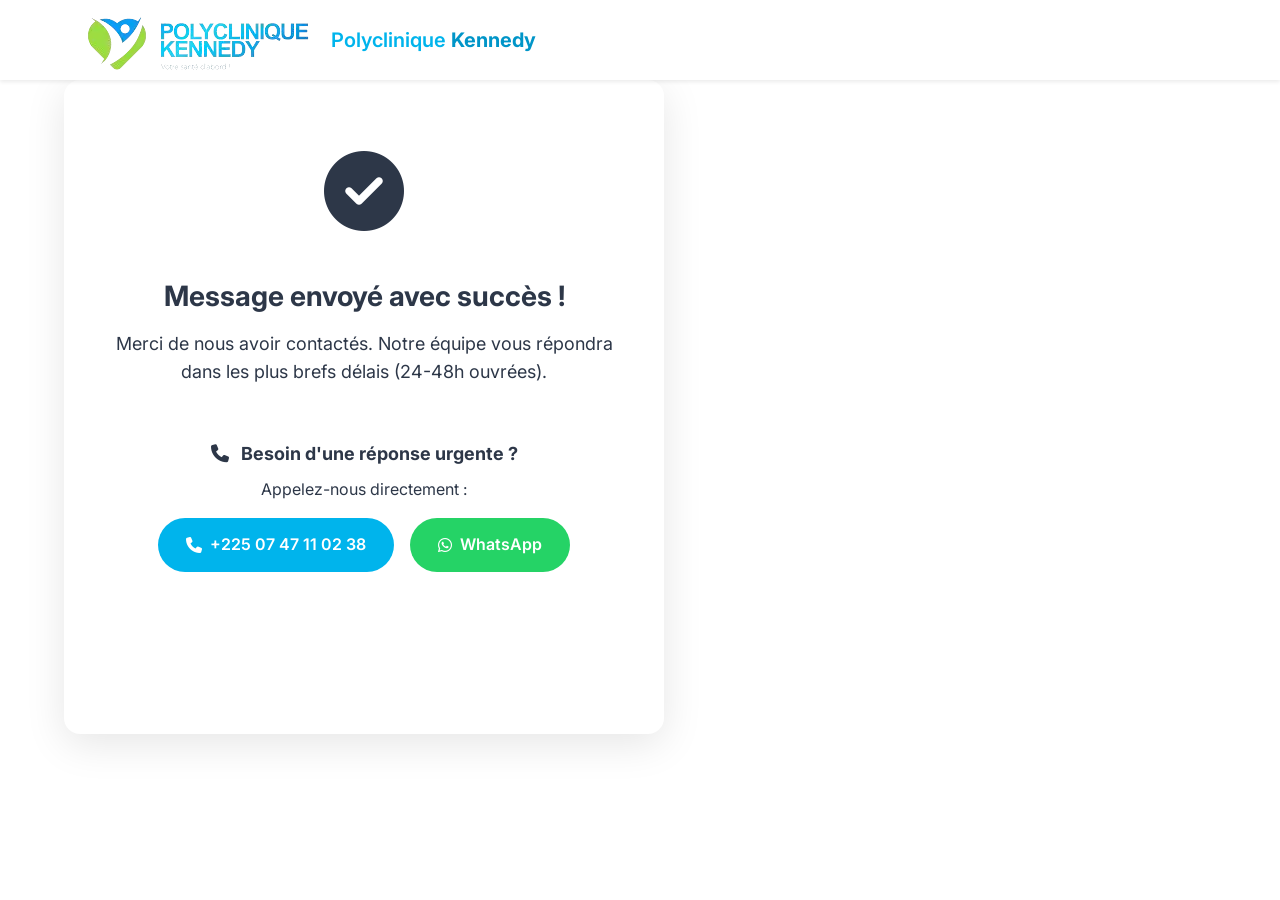
<file: merci.html>
<!DOCTYPE html>
<html lang="fr">
<head>
    <meta charset="UTF-8">
    <meta name="viewport" content="width=device-width, initial-scale=1.0">
    <title>Message envoyé - Polyclinique Kennedy Bouaké</title>
    <meta name="robots" content="noindex, nofollow">
    <link rel="icon" type="image/png" sizes="32x32" href="images/favicon-32x32.png">
    <link rel="preconnect" href="https://fonts.googleapis.com">
    <link rel="preconnect" href="https://fonts.gstatic.com" crossorigin>
    <link href="https://fonts.googleapis.com/css2?family=Inter:wght@400;600;700&display=swap" rel="stylesheet">
    <link rel="stylesheet" href="https://cdnjs.cloudflare.com/ajax/libs/font-awesome/6.5.1/css/all.min.css">
    <link rel="stylesheet" href="css/style.css">
    <style>
        .confirmation-page{min-height:70vh;display:flex;align-items:center;justify-content:center;padding:80px 20px;background:var(--gray-light)}
        .confirmation-box{background:#fff;padding:48px;border-radius:16px;text-align:center;max-width:600px;box-shadow:0 10px 40px rgba(0,0,0,0.1)}
        .confirmation-icon{font-size:80px;color:var(--secondary);margin-bottom:24px}
        .confirmation-box h1{font-size:28px;color:var(--primary);margin-bottom:16px}
        .confirmation-box>p{font-size:18px;color:var(--gray);margin-bottom:32px}
        .confirmation-info{background:var(--gray-light);padding:24px;border-radius:12px;margin-bottom:32px}
        .confirmation-info h3{font-size:18px;color:var(--dark);margin-bottom:12px}
        .confirmation-info h3 i{color:var(--primary);margin-right:8px}
        .confirmation-phones{display:flex;gap:16px;justify-content:center;flex-wrap:wrap;margin-top:16px}
        .footer-mini{padding:20px 0;text-align:center;background:var(--dark)}
        .footer-mini p{margin:0;font-size:14px;color:#fff}
        .footer-mini a{color:var(--secondary)}
    </style>
</head>
<body>
    <header class="header">
        <div class="container">
            <nav class="navbar">
                <a href="index.html" class="logo"><picture><source srcset="images/logo/logo.webp" type="image/webp"><img src="images/logo/logo.png" alt="Logo Polyclinique Kennedy" class="logo-img"></picture><span>Polyclinique <strong>Kennedy</strong></span></a>
            </nav>
        </div>
    </header>

    <section class="confirmation-page">
        <div class="container">
            <div class="confirmation-box">
                <div class="confirmation-icon">
                    <i class="fa-solid fa-circle-check"></i>
                </div>
                <h1>Message envoyé avec succès !</h1>
                <p>Merci de nous avoir contactés. Notre équipe vous répondra dans les plus brefs délais (24-48h ouvrées).</p>
                
                <div class="confirmation-info">
                    <h3><i class="fa-solid fa-phone"></i> Besoin d'une réponse urgente ?</h3>
                    <p>Appelez-nous directement :</p>
                    <div class="confirmation-phones">
                        <a href="tel:+2250747110238" class="btn btn-primary">
                            <i class="fa-solid fa-phone"></i> +225 07 47 11 02 38
                        </a>
                        <a href="https://wa.me/2250747110238" class="btn btn-whatsapp" target="_blank">
                            <i class="fa-brands fa-whatsapp"></i> WhatsApp
                        </a>
                    </div>
                </div>
                
                <a href="index.html" class="btn btn-secondary">
                    <i class="fa-solid fa-arrow-left"></i> Retour à l'accueil
                </a>
            </div>
        </div>
    </section>

    <footer class="footer-mini">
        <p>&copy; 2025 Polyclinique Kennedy Bouaké | <a href="https://w2k-digital.com" target="_blank">W2K-Digital</a></p>
    </footer>
</body>
</html>
</file>
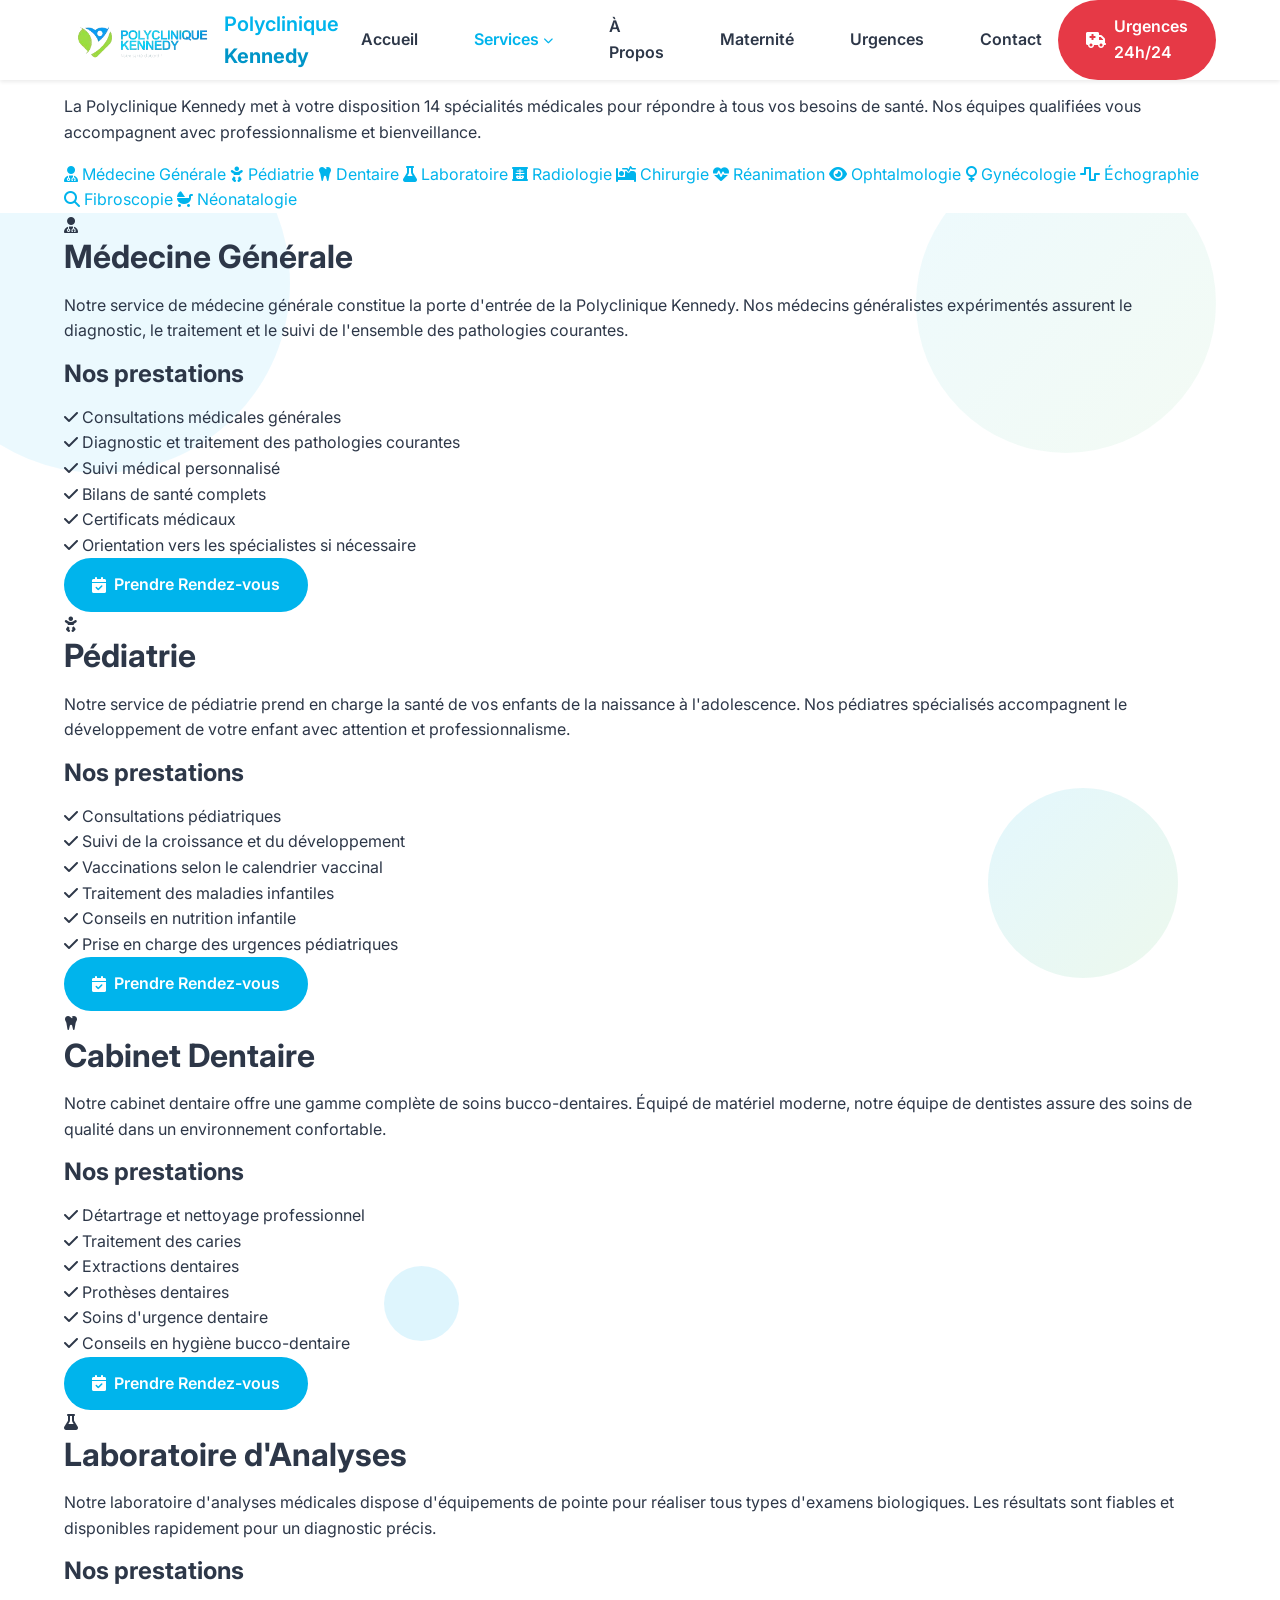
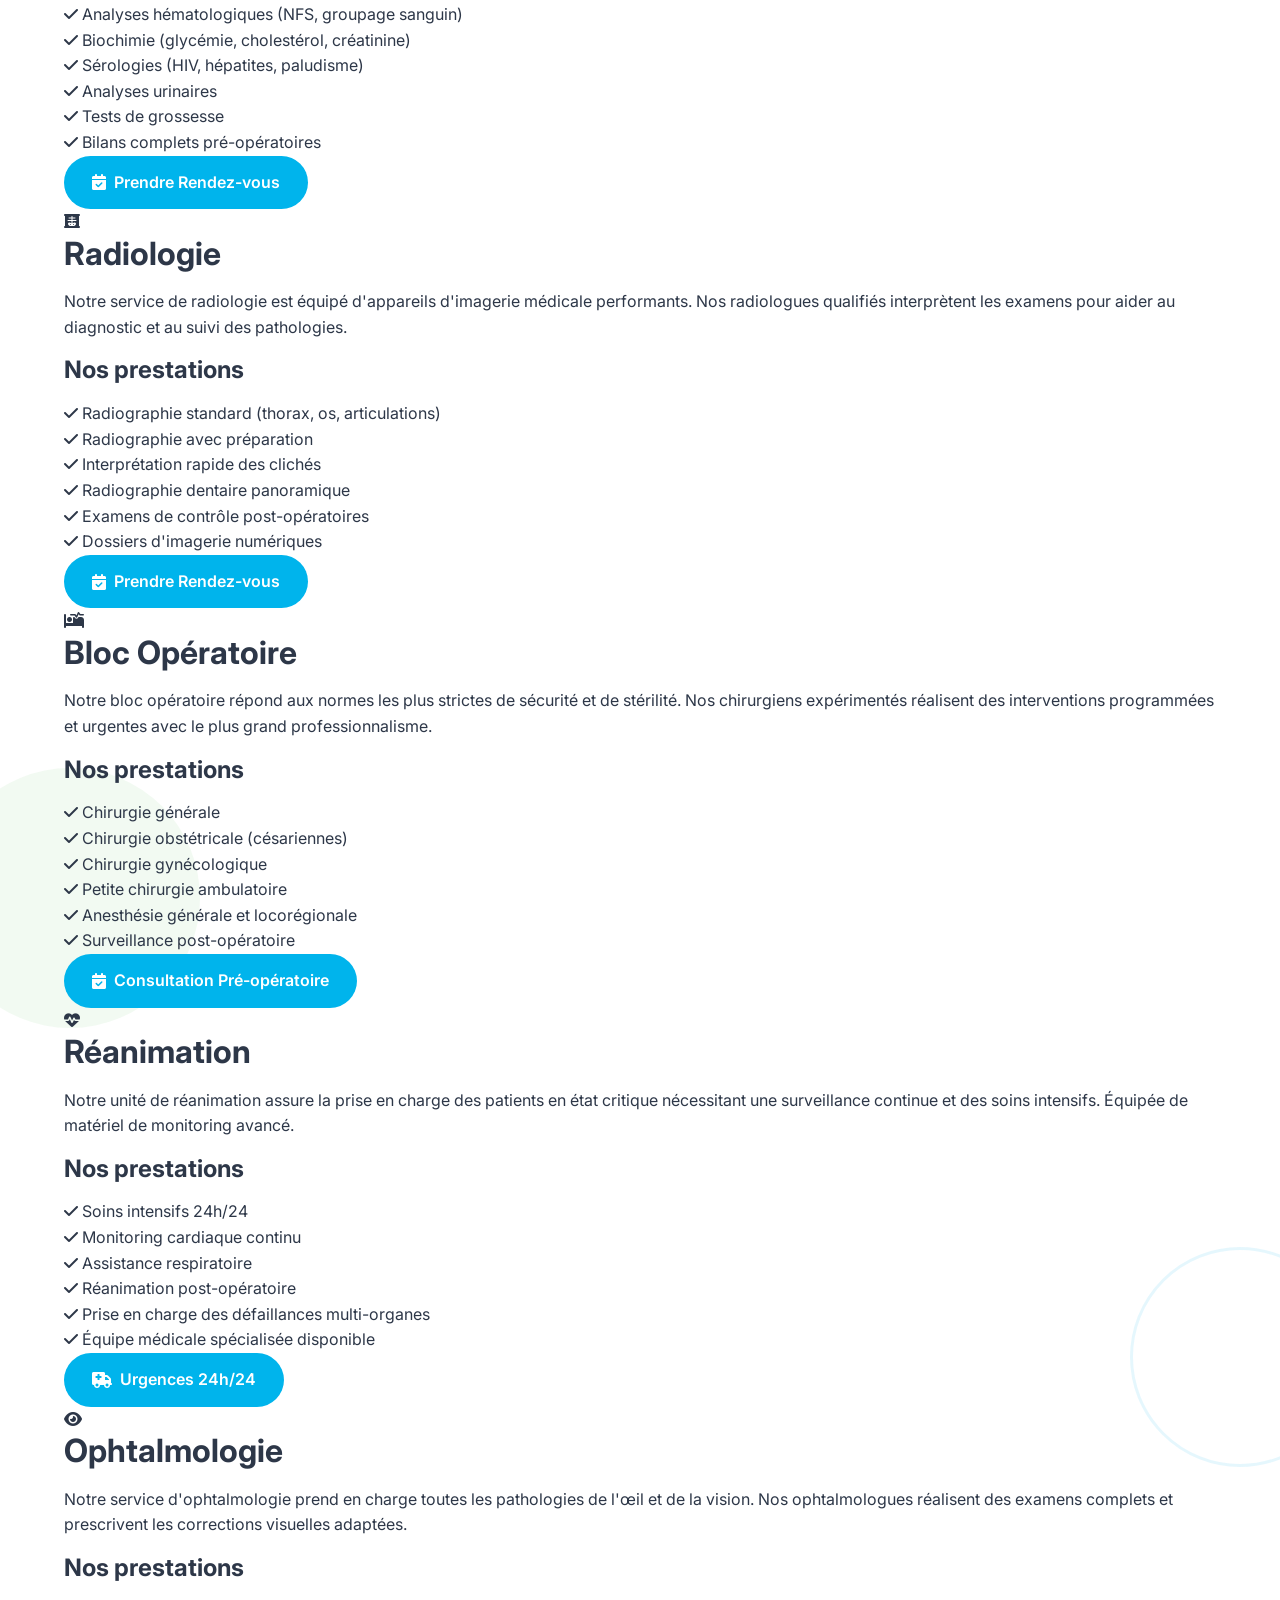
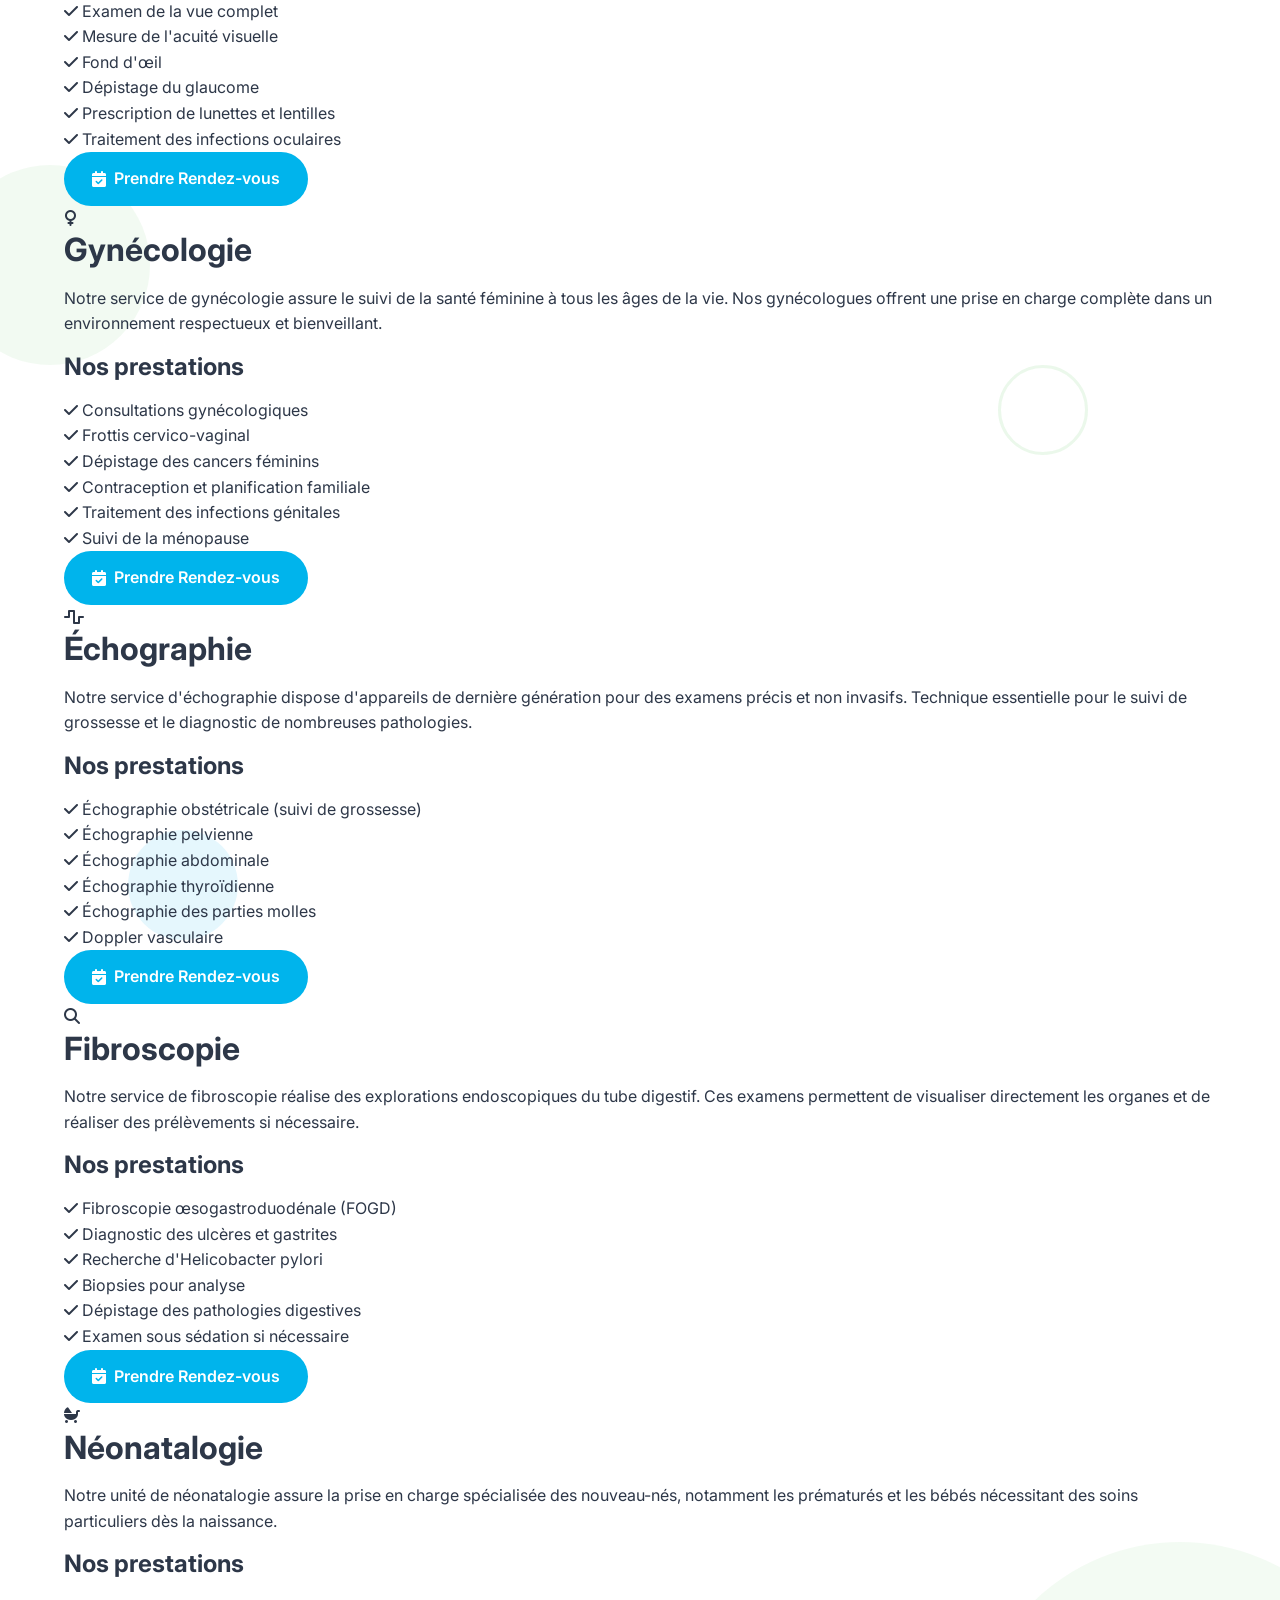
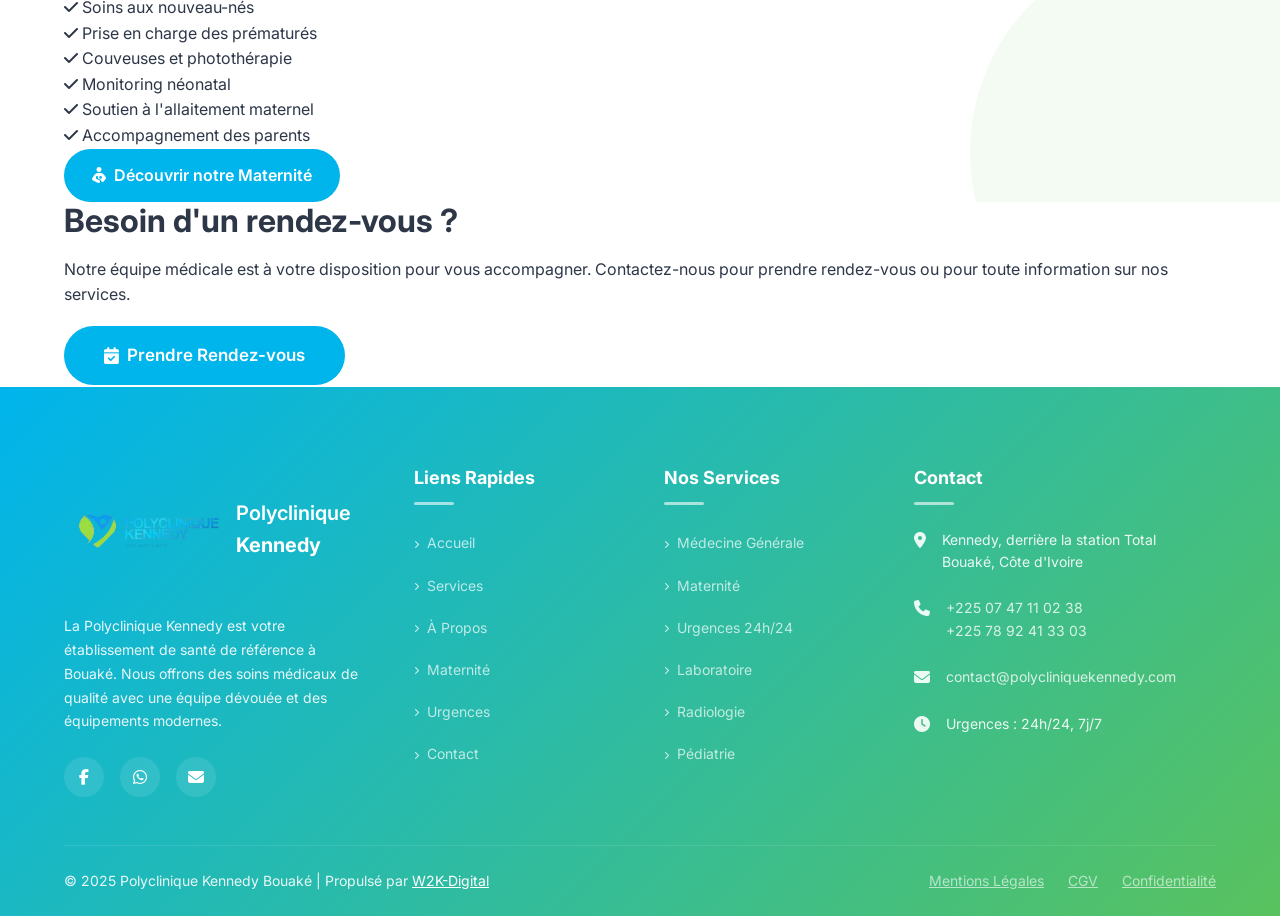
<file: services.html>
<!DOCTYPE html>
<html lang="fr">
<head>
    <meta charset="UTF-8">
    <meta name="viewport" content="width=device-width, initial-scale=1.0">
    <meta http-equiv="X-UA-Compatible" content="IE=edge">
    
    <!-- SEO Meta Tags -->
    <title>Nos Services Médicaux - Polyclinique Kennedy Bouaké</title>
    <meta name="description" content="Découvrez les 14 services médicaux de la Polyclinique Kennedy à Bouaké : médecine générale, pédiatrie, maternité, laboratoire, radiologie, urgences 24h/24 et plus.">
    <meta name="keywords" content="services médicaux Bouaké, médecine générale, pédiatrie, maternité, laboratoire analyses, radiologie, urgences, chirurgie, gynécologie">
    <meta name="author" content="Polyclinique Kennedy Bouaké">
    <meta name="robots" content="index, follow">
    
    <!-- Open Graph / Facebook -->
    <meta property="og:type" content="website">
    <meta property="og:url" content="https://polycliniquekennedy.com/services.html">
    <meta property="og:title" content="Nos Services Médicaux - Polyclinique Kennedy Bouaké">
    <meta property="og:description" content="Découvrez les 14 services médicaux de la Polyclinique Kennedy à Bouaké. Soins de qualité pour toute la famille.">
    <meta property="og:image" content="https://polycliniquekennedy.com/images/logo/android-chrome-512x512.png">
    <meta property="og:locale" content="fr_CI">
    
    <!-- Twitter Card -->
    <meta name="twitter:card" content="summary_large_image">
    <meta name="twitter:title" content="Nos Services Médicaux - Polyclinique Kennedy Bouaké">
    <meta name="twitter:description" content="Découvrez les 14 services médicaux de la Polyclinique Kennedy à Bouaké.">
    <meta name="twitter:image" content="https://polycliniquekennedy.com/images/logo/android-chrome-512x512.png">
    
    <!-- Canonical URL -->
    <link rel="canonical" href="https://polycliniquekennedy.com/services.html">
    
    <!-- Favicon & Icônes -->
    <link rel="icon" type="image/x-icon" href="images/logo/favicon.ico">
    <link rel="icon" type="image/png" sizes="32x32" href="images/logo/favicon-32x32.png">
    <link rel="icon" type="image/png" sizes="16x16" href="images/logo/favicon-16x16.png">
    <link rel="apple-touch-icon" sizes="180x180" href="images/logo/apple-touch-icon.png">
    <link rel="manifest" href="images/logo/site.webmanifest">
    <meta name="theme-color" content="#00B4EC">
    
    <!-- Google Fonts -->
    <link rel="preconnect" href="https://fonts.googleapis.com">
    <link rel="preconnect" href="https://fonts.gstatic.com" crossorigin>
    <link href="https://fonts.googleapis.com/css2?family=Inter:wght@400;600;700&display=swap" rel="stylesheet">
    
    <!-- Font Awesome 6.5.1 -->
    <link rel="stylesheet" href="https://cdnjs.cloudflare.com/ajax/libs/font-awesome/6.5.1/css/all.min.css" integrity="sha512-DTOQO9RWCH3ppGqcWaEA1BIZOC6xxalwEsw9c2QQeAIftl+Vegovlnee1c9QX4TctnWMn13TZye+giMm8e2LwA==" crossorigin="anonymous" referrerpolicy="no-referrer">
    
    <!-- Styles CSS -->
    <link rel="stylesheet" href="css/style.css">
</head>
<body>
    <!-- Header Navigation -->
    <header class="header" id="header">
        <div class="container">
            <nav class="navbar">
                <!-- Logo -->
                <a href="index.html" class="logo"><picture><source srcset="images/logo/logo.webp" type="image/webp"><img src="images/logo/logo.png" alt="Logo Polyclinique Kennedy" class="logo-img"></picture><span>Polyclinique <strong>Kennedy</strong></span></a>
                
                <!-- Menu Navigation Desktop -->
                <ul class="nav-menu" id="nav-menu">
                    <li class="nav-item">
                        <a href="index.html" class="nav-link">Accueil</a>
                    </li>
                    <li class="nav-item has-dropdown active">
                        <a href="services.html" class="nav-link">
                            Services <i class="fa-solid fa-chevron-down"></i>
                        </a>
                        <ul class="dropdown-menu">
                            <li><a href="#medecine-generale"><i class="fa-solid fa-user-doctor"></i> Médecine Générale</a></li>
                            <li><a href="#pediatrie"><i class="fa-solid fa-baby"></i> Pédiatrie</a></li>
                            <li><a href="#dentaire"><i class="fa-solid fa-tooth"></i> Cabinet Dentaire</a></li>
                            <li><a href="#laboratoire"><i class="fa-solid fa-flask"></i> Laboratoire</a></li>
                            <li><a href="#radiologie"><i class="fa-solid fa-x-ray"></i> Radiologie</a></li>
                            <li><a href="#bloc-operatoire"><i class="fa-solid fa-bed-pulse"></i> Bloc Opératoire</a></li>
                            <li><a href="#reanimation"><i class="fa-solid fa-heart-pulse"></i> Réanimation</a></li>
                            <li><a href="urgences.html"><i class="fa-solid fa-truck-medical"></i> Urgences 24h/24</a></li>
                            <li><a href="#ophtalmologie"><i class="fa-solid fa-eye"></i> Ophtalmologie</a></li>
                            <li><a href="#gynecologie"><i class="fa-solid fa-venus"></i> Gynécologie</a></li>
                            <li><a href="#echographie"><i class="fa-solid fa-wave-square"></i> Échographie</a></li>
                            <li><a href="#fibroscopie"><i class="fa-solid fa-magnifying-glass"></i> Fibroscopie</a></li>
                            <li><a href="maternite.html"><i class="fa-solid fa-person-breastfeeding"></i> Maternité</a></li>
                            <li><a href="#neonatalogie"><i class="fa-solid fa-baby-carriage"></i> Néonatalogie</a></li>
                        </ul>
                    </li>
                    <li class="nav-item">
                        <a href="a-propos.html" class="nav-link">À Propos</a>
                    </li>
                    <li class="nav-item">
                        <a href="maternite.html" class="nav-link">Maternité</a>
                    </li>
                    <li class="nav-item">
                        <a href="urgences.html" class="nav-link">Urgences</a>
                    </li>
                    <li class="nav-item">
                        <a href="contact.html" class="nav-link">Contact</a>
                    </li>
                </ul>
                
                <!-- Bouton CTA Urgences -->
                <a href="urgences.html" class="btn btn-urgence">
                    <i class="fa-solid fa-truck-medical"></i> Urgences 24h/24
                </a>
                
                <!-- Menu Hamburger Mobile -->
                <button class="hamburger" id="hamburger" aria-label="Menu mobile">
                    <span class="bar"></span>
                    <span class="bar"></span>
                    <span class="bar"></span>
                </button>
            </nav>
        </div>
    </header>

    <!-- Hero Services -->
    <section class="page-hero" data-autoscroll>
        <div class="page-hero-overlay"></div>
        <div class="container">
            <div class="page-hero-content">
                <nav class="breadcrumb" aria-label="Fil d'Ariane">
                    <a href="index.html">Accueil</a>
                    <span class="separator"><i class="fa-solid fa-chevron-right"></i></span>
                    <span class="current">Services Médicaux</span>
                </nav>
                <h1>Nos Services Médicaux</h1>
                <p>La Polyclinique Kennedy met à votre disposition 14 spécialités médicales pour répondre à tous vos besoins de santé. Nos équipes qualifiées vous accompagnent avec professionnalisme et bienveillance.</p>
            </div>
        </div>
    </section>

    <!-- Navigation rapide services -->
    <section class="services-nav">
        <div class="container">
            <div class="services-nav-grid">
                <a href="#medecine-generale" class="service-nav-item">
                    <i class="fa-solid fa-user-doctor"></i>
                    <span>Médecine Générale</span>
                </a>
                <a href="#pediatrie" class="service-nav-item">
                    <i class="fa-solid fa-baby"></i>
                    <span>Pédiatrie</span>
                </a>
                <a href="#dentaire" class="service-nav-item">
                    <i class="fa-solid fa-tooth"></i>
                    <span>Dentaire</span>
                </a>
                <a href="#laboratoire" class="service-nav-item">
                    <i class="fa-solid fa-flask"></i>
                    <span>Laboratoire</span>
                </a>
                <a href="#radiologie" class="service-nav-item">
                    <i class="fa-solid fa-x-ray"></i>
                    <span>Radiologie</span>
                </a>
                <a href="#bloc-operatoire" class="service-nav-item">
                    <i class="fa-solid fa-bed-pulse"></i>
                    <span>Chirurgie</span>
                </a>
                <a href="#reanimation" class="service-nav-item">
                    <i class="fa-solid fa-heart-pulse"></i>
                    <span>Réanimation</span>
                </a>
                <a href="#ophtalmologie" class="service-nav-item">
                    <i class="fa-solid fa-eye"></i>
                    <span>Ophtalmologie</span>
                </a>
                <a href="#gynecologie" class="service-nav-item">
                    <i class="fa-solid fa-venus"></i>
                    <span>Gynécologie</span>
                </a>
                <a href="#echographie" class="service-nav-item">
                    <i class="fa-solid fa-wave-square"></i>
                    <span>Échographie</span>
                </a>
                <a href="#fibroscopie" class="service-nav-item">
                    <i class="fa-solid fa-magnifying-glass"></i>
                    <span>Fibroscopie</span>
                </a>
                <a href="#neonatalogie" class="service-nav-item">
                    <i class="fa-solid fa-baby-carriage"></i>
                    <span>Néonatalogie</span>
                </a>
            </div>
        </div>
    </section>

    <!-- Services Détaillés -->
    <section class="services-detail has-bubbles">
        <div class="bubbles-bg">
            <div class="bubble bubble-cyan bubble-1"></div>
            <div class="bubble bubble-green bubble-4"></div>
            <div class="bubble bubble-gradient bubble-5"></div>
            <div class="bubble bubble-cyan bubble-6"></div>
            <div class="bubble bubble-outline bubble-2"></div>
            <div class="bubble bubble-green bubble-7"></div>
            <div class="bubble bubble-gradient bubble-9"></div>
            <div class="bubble bubble-outline-green bubble-8"></div>
            <div class="bubble bubble-cyan bubble-11"></div>
            <div class="bubble bubble-green bubble-12"></div>
        </div>
        <div class="container">
            
            <!-- Médecine Générale -->
            <article class="service-detail-card" id="medecine-generale" data-autoscroll>
                <div class="service-detail-icon">
                    <i class="fa-solid fa-user-doctor"></i>
                </div>
                <div class="service-detail-content">
                    <h2>Médecine Générale</h2>
                    <p class="service-intro">Notre service de médecine générale constitue la porte d'entrée de la Polyclinique Kennedy. Nos médecins généralistes expérimentés assurent le diagnostic, le traitement et le suivi de l'ensemble des pathologies courantes.</p>
                    
                    <h3>Nos prestations</h3>
                    <ul class="service-list">
                        <li><i class="fa-solid fa-check"></i> Consultations médicales générales</li>
                        <li><i class="fa-solid fa-check"></i> Diagnostic et traitement des pathologies courantes</li>
                        <li><i class="fa-solid fa-check"></i> Suivi médical personnalisé</li>
                        <li><i class="fa-solid fa-check"></i> Bilans de santé complets</li>
                        <li><i class="fa-solid fa-check"></i> Certificats médicaux</li>
                        <li><i class="fa-solid fa-check"></i> Orientation vers les spécialistes si nécessaire</li>
                    </ul>
                    
                    <div class="service-cta">
                        <a href="contact.html" class="btn btn-primary">
                            <i class="fa-solid fa-calendar-check"></i> Prendre Rendez-vous
                        </a>
                    </div>
                </div>
            </article>

            <!-- Pédiatrie -->
            <article class="service-detail-card" id="pediatrie" data-autoscroll>
                <div class="service-detail-icon">
                    <i class="fa-solid fa-baby"></i>
                </div>
                <div class="service-detail-content">
                    <h2>Pédiatrie</h2>
                    <p class="service-intro">Notre service de pédiatrie prend en charge la santé de vos enfants de la naissance à l'adolescence. Nos pédiatres spécialisés accompagnent le développement de votre enfant avec attention et professionnalisme.</p>
                    
                    <h3>Nos prestations</h3>
                    <ul class="service-list">
                        <li><i class="fa-solid fa-check"></i> Consultations pédiatriques</li>
                        <li><i class="fa-solid fa-check"></i> Suivi de la croissance et du développement</li>
                        <li><i class="fa-solid fa-check"></i> Vaccinations selon le calendrier vaccinal</li>
                        <li><i class="fa-solid fa-check"></i> Traitement des maladies infantiles</li>
                        <li><i class="fa-solid fa-check"></i> Conseils en nutrition infantile</li>
                        <li><i class="fa-solid fa-check"></i> Prise en charge des urgences pédiatriques</li>
                    </ul>
                    
                    <div class="service-cta">
                        <a href="contact.html" class="btn btn-primary">
                            <i class="fa-solid fa-calendar-check"></i> Prendre Rendez-vous
                        </a>
                    </div>
                </div>
            </article>

            <!-- Cabinet Dentaire -->
            <article class="service-detail-card" id="dentaire" data-autoscroll>
                <div class="service-detail-icon">
                    <i class="fa-solid fa-tooth"></i>
                </div>
                <div class="service-detail-content">
                    <h2>Cabinet Dentaire</h2>
                    <p class="service-intro">Notre cabinet dentaire offre une gamme complète de soins bucco-dentaires. Équipé de matériel moderne, notre équipe de dentistes assure des soins de qualité dans un environnement confortable.</p>
                    
                    <h3>Nos prestations</h3>
                    <ul class="service-list">
                        <li><i class="fa-solid fa-check"></i> Détartrage et nettoyage professionnel</li>
                        <li><i class="fa-solid fa-check"></i> Traitement des caries</li>
                        <li><i class="fa-solid fa-check"></i> Extractions dentaires</li>
                        <li><i class="fa-solid fa-check"></i> Prothèses dentaires</li>
                        <li><i class="fa-solid fa-check"></i> Soins d'urgence dentaire</li>
                        <li><i class="fa-solid fa-check"></i> Conseils en hygiène bucco-dentaire</li>
                    </ul>
                    
                    <div class="service-cta">
                        <a href="contact.html" class="btn btn-primary">
                            <i class="fa-solid fa-calendar-check"></i> Prendre Rendez-vous
                        </a>
                    </div>
                </div>
            </article>

            <!-- Laboratoire d'Analyses -->
            <article class="service-detail-card" id="laboratoire" data-autoscroll>
                <div class="service-detail-icon">
                    <i class="fa-solid fa-flask"></i>
                </div>
                <div class="service-detail-content">
                    <h2>Laboratoire d'Analyses</h2>
                    <p class="service-intro">Notre laboratoire d'analyses médicales dispose d'équipements de pointe pour réaliser tous types d'examens biologiques. Les résultats sont fiables et disponibles rapidement pour un diagnostic précis.</p>
                    
                    <h3>Nos prestations</h3>
                    <ul class="service-list">
                        <li><i class="fa-solid fa-check"></i> Analyses hématologiques (NFS, groupage sanguin)</li>
                        <li><i class="fa-solid fa-check"></i> Biochimie (glycémie, cholestérol, créatinine)</li>
                        <li><i class="fa-solid fa-check"></i> Sérologies (HIV, hépatites, paludisme)</li>
                        <li><i class="fa-solid fa-check"></i> Analyses urinaires</li>
                        <li><i class="fa-solid fa-check"></i> Tests de grossesse</li>
                        <li><i class="fa-solid fa-check"></i> Bilans complets pré-opératoires</li>
                    </ul>
                    
                    <div class="service-cta">
                        <a href="contact.html" class="btn btn-primary">
                            <i class="fa-solid fa-calendar-check"></i> Prendre Rendez-vous
                        </a>
                    </div>
                </div>
            </article>

            <!-- Radiologie -->
            <article class="service-detail-card" id="radiologie" data-autoscroll>
                <div class="service-detail-icon">
                    <i class="fa-solid fa-x-ray"></i>
                </div>
                <div class="service-detail-content">
                    <h2>Radiologie</h2>
                    <p class="service-intro">Notre service de radiologie est équipé d'appareils d'imagerie médicale performants. Nos radiologues qualifiés interprètent les examens pour aider au diagnostic et au suivi des pathologies.</p>
                    
                    <h3>Nos prestations</h3>
                    <ul class="service-list">
                        <li><i class="fa-solid fa-check"></i> Radiographie standard (thorax, os, articulations)</li>
                        <li><i class="fa-solid fa-check"></i> Radiographie avec préparation</li>
                        <li><i class="fa-solid fa-check"></i> Interprétation rapide des clichés</li>
                        <li><i class="fa-solid fa-check"></i> Radiographie dentaire panoramique</li>
                        <li><i class="fa-solid fa-check"></i> Examens de contrôle post-opératoires</li>
                        <li><i class="fa-solid fa-check"></i> Dossiers d'imagerie numériques</li>
                    </ul>
                    
                    <div class="service-cta">
                        <a href="contact.html" class="btn btn-primary">
                            <i class="fa-solid fa-calendar-check"></i> Prendre Rendez-vous
                        </a>
                    </div>
                </div>
            </article>

            <!-- Bloc Opératoire -->
            <article class="service-detail-card" id="bloc-operatoire" data-autoscroll>
                <div class="service-detail-icon">
                    <i class="fa-solid fa-bed-pulse"></i>
                </div>
                <div class="service-detail-content">
                    <h2>Bloc Opératoire</h2>
                    <p class="service-intro">Notre bloc opératoire répond aux normes les plus strictes de sécurité et de stérilité. Nos chirurgiens expérimentés réalisent des interventions programmées et urgentes avec le plus grand professionnalisme.</p>
                    
                    <h3>Nos prestations</h3>
                    <ul class="service-list">
                        <li><i class="fa-solid fa-check"></i> Chirurgie générale</li>
                        <li><i class="fa-solid fa-check"></i> Chirurgie obstétricale (césariennes)</li>
                        <li><i class="fa-solid fa-check"></i> Chirurgie gynécologique</li>
                        <li><i class="fa-solid fa-check"></i> Petite chirurgie ambulatoire</li>
                        <li><i class="fa-solid fa-check"></i> Anesthésie générale et locorégionale</li>
                        <li><i class="fa-solid fa-check"></i> Surveillance post-opératoire</li>
                    </ul>
                    
                    <div class="service-cta">
                        <a href="contact.html" class="btn btn-primary">
                            <i class="fa-solid fa-calendar-check"></i> Consultation Pré-opératoire
                        </a>
                    </div>
                </div>
            </article>

            <!-- Réanimation -->
            <article class="service-detail-card" id="reanimation" data-autoscroll>
                <div class="service-detail-icon">
                    <i class="fa-solid fa-heart-pulse"></i>
                </div>
                <div class="service-detail-content">
                    <h2>Réanimation</h2>
                    <p class="service-intro">Notre unité de réanimation assure la prise en charge des patients en état critique nécessitant une surveillance continue et des soins intensifs. Équipée de matériel de monitoring avancé.</p>
                    
                    <h3>Nos prestations</h3>
                    <ul class="service-list">
                        <li><i class="fa-solid fa-check"></i> Soins intensifs 24h/24</li>
                        <li><i class="fa-solid fa-check"></i> Monitoring cardiaque continu</li>
                        <li><i class="fa-solid fa-check"></i> Assistance respiratoire</li>
                        <li><i class="fa-solid fa-check"></i> Réanimation post-opératoire</li>
                        <li><i class="fa-solid fa-check"></i> Prise en charge des défaillances multi-organes</li>
                        <li><i class="fa-solid fa-check"></i> Équipe médicale spécialisée disponible</li>
                    </ul>
                    
                    <div class="service-cta">
                        <a href="urgences.html" class="btn btn-primary btn-accent">
                            <i class="fa-solid fa-truck-medical"></i> Urgences 24h/24
                        </a>
                    </div>
                </div>
            </article>

            <!-- Ophtalmologie -->
            <article class="service-detail-card" id="ophtalmologie" data-autoscroll>
                <div class="service-detail-icon">
                    <i class="fa-solid fa-eye"></i>
                </div>
                <div class="service-detail-content">
                    <h2>Ophtalmologie</h2>
                    <p class="service-intro">Notre service d'ophtalmologie prend en charge toutes les pathologies de l'œil et de la vision. Nos ophtalmologues réalisent des examens complets et prescrivent les corrections visuelles adaptées.</p>
                    
                    <h3>Nos prestations</h3>
                    <ul class="service-list">
                        <li><i class="fa-solid fa-check"></i> Examen de la vue complet</li>
                        <li><i class="fa-solid fa-check"></i> Mesure de l'acuité visuelle</li>
                        <li><i class="fa-solid fa-check"></i> Fond d'œil</li>
                        <li><i class="fa-solid fa-check"></i> Dépistage du glaucome</li>
                        <li><i class="fa-solid fa-check"></i> Prescription de lunettes et lentilles</li>
                        <li><i class="fa-solid fa-check"></i> Traitement des infections oculaires</li>
                    </ul>
                    
                    <div class="service-cta">
                        <a href="contact.html" class="btn btn-primary">
                            <i class="fa-solid fa-calendar-check"></i> Prendre Rendez-vous
                        </a>
                    </div>
                </div>
            </article>

            <!-- Gynécologie -->
            <article class="service-detail-card" id="gynecologie" data-autoscroll>
                <div class="service-detail-icon">
                    <i class="fa-solid fa-venus"></i>
                </div>
                <div class="service-detail-content">
                    <h2>Gynécologie</h2>
                    <p class="service-intro">Notre service de gynécologie assure le suivi de la santé féminine à tous les âges de la vie. Nos gynécologues offrent une prise en charge complète dans un environnement respectueux et bienveillant.</p>
                    
                    <h3>Nos prestations</h3>
                    <ul class="service-list">
                        <li><i class="fa-solid fa-check"></i> Consultations gynécologiques</li>
                        <li><i class="fa-solid fa-check"></i> Frottis cervico-vaginal</li>
                        <li><i class="fa-solid fa-check"></i> Dépistage des cancers féminins</li>
                        <li><i class="fa-solid fa-check"></i> Contraception et planification familiale</li>
                        <li><i class="fa-solid fa-check"></i> Traitement des infections génitales</li>
                        <li><i class="fa-solid fa-check"></i> Suivi de la ménopause</li>
                    </ul>
                    
                    <div class="service-cta">
                        <a href="contact.html" class="btn btn-primary">
                            <i class="fa-solid fa-calendar-check"></i> Prendre Rendez-vous
                        </a>
                    </div>
                </div>
            </article>

            <!-- Échographie -->
            <article class="service-detail-card" id="echographie" data-autoscroll>
                <div class="service-detail-icon">
                    <i class="fa-solid fa-wave-square"></i>
                </div>
                <div class="service-detail-content">
                    <h2>Échographie</h2>
                    <p class="service-intro">Notre service d'échographie dispose d'appareils de dernière génération pour des examens précis et non invasifs. Technique essentielle pour le suivi de grossesse et le diagnostic de nombreuses pathologies.</p>
                    
                    <h3>Nos prestations</h3>
                    <ul class="service-list">
                        <li><i class="fa-solid fa-check"></i> Échographie obstétricale (suivi de grossesse)</li>
                        <li><i class="fa-solid fa-check"></i> Échographie pelvienne</li>
                        <li><i class="fa-solid fa-check"></i> Échographie abdominale</li>
                        <li><i class="fa-solid fa-check"></i> Échographie thyroïdienne</li>
                        <li><i class="fa-solid fa-check"></i> Échographie des parties molles</li>
                        <li><i class="fa-solid fa-check"></i> Doppler vasculaire</li>
                    </ul>
                    
                    <div class="service-cta">
                        <a href="contact.html" class="btn btn-primary">
                            <i class="fa-solid fa-calendar-check"></i> Prendre Rendez-vous
                        </a>
                    </div>
                </div>
            </article>

            <!-- Fibroscopie -->
            <article class="service-detail-card" id="fibroscopie" data-autoscroll>
                <div class="service-detail-icon">
                    <i class="fa-solid fa-magnifying-glass"></i>
                </div>
                <div class="service-detail-content">
                    <h2>Fibroscopie</h2>
                    <p class="service-intro">Notre service de fibroscopie réalise des explorations endoscopiques du tube digestif. Ces examens permettent de visualiser directement les organes et de réaliser des prélèvements si nécessaire.</p>
                    
                    <h3>Nos prestations</h3>
                    <ul class="service-list">
                        <li><i class="fa-solid fa-check"></i> Fibroscopie œsogastroduodénale (FOGD)</li>
                        <li><i class="fa-solid fa-check"></i> Diagnostic des ulcères et gastrites</li>
                        <li><i class="fa-solid fa-check"></i> Recherche d'Helicobacter pylori</li>
                        <li><i class="fa-solid fa-check"></i> Biopsies pour analyse</li>
                        <li><i class="fa-solid fa-check"></i> Dépistage des pathologies digestives</li>
                        <li><i class="fa-solid fa-check"></i> Examen sous sédation si nécessaire</li>
                    </ul>
                    
                    <div class="service-cta">
                        <a href="contact.html" class="btn btn-primary">
                            <i class="fa-solid fa-calendar-check"></i> Prendre Rendez-vous
                        </a>
                    </div>
                </div>
            </article>

            <!-- Néonatalogie -->
            <article class="service-detail-card" id="neonatalogie" data-autoscroll>
                <div class="service-detail-icon">
                    <i class="fa-solid fa-baby-carriage"></i>
                </div>
                <div class="service-detail-content">
                    <h2>Néonatalogie</h2>
                    <p class="service-intro">Notre unité de néonatalogie assure la prise en charge spécialisée des nouveau-nés, notamment les prématurés et les bébés nécessitant des soins particuliers dès la naissance.</p>
                    
                    <h3>Nos prestations</h3>
                    <ul class="service-list">
                        <li><i class="fa-solid fa-check"></i> Soins aux nouveau-nés</li>
                        <li><i class="fa-solid fa-check"></i> Prise en charge des prématurés</li>
                        <li><i class="fa-solid fa-check"></i> Couveuses et photothérapie</li>
                        <li><i class="fa-solid fa-check"></i> Monitoring néonatal</li>
                        <li><i class="fa-solid fa-check"></i> Soutien à l'allaitement maternel</li>
                        <li><i class="fa-solid fa-check"></i> Accompagnement des parents</li>
                    </ul>
                    
                    <div class="service-cta">
                        <a href="maternite.html" class="btn btn-primary btn-green">
                            <i class="fa-solid fa-person-breastfeeding"></i> Découvrir notre Maternité
                        </a>
                    </div>
                </div>
            </article>

        </div>
    </section>

    <!-- Section CTA -->
    <section class="cta-section" data-autoscroll>
        <div class="container">
            <div class="cta-content">
                <h2>Besoin d'un rendez-vous ?</h2>
                <p>Notre équipe médicale est à votre disposition pour vous accompagner. Contactez-nous pour prendre rendez-vous ou pour toute information sur nos services.</p>
                <div class="cta-buttons">
                    <a href="contact.html" class="btn btn-primary btn-lg">
                        <i class="fa-solid fa-calendar-check"></i> Prendre Rendez-vous
                    </a>
                    <a href="tel:+2250747110238" class="btn btn-secondary btn-lg">
                        <i class="fa-solid fa-phone"></i> Appeler Maintenant
                    </a>
                </div>
            </div>
        </div>
    </section>

    <!-- Footer -->
    <footer class="footer">
        <div class="container">
            <div class="footer-grid">
                <!-- Colonne 1 : Logo et Description -->
                <div class="footer-col">
                    <a href="index.html" class="footer-logo"><picture><source srcset="images/logo/logo.webp" type="image/webp"><img src="images/logo/logo.png" alt="Logo Polyclinique Kennedy" class="logo-img"></picture><span>Polyclinique <strong>Kennedy</strong></span></a>
                    <p class="footer-description">
                        La Polyclinique Kennedy est votre établissement de santé de référence à Bouaké. 
                        Nous offrons des soins médicaux de qualité avec une équipe dévouée et des équipements modernes.
                    </p>
                    <div class="footer-social">
                        <a href="https://facebook.com/polycliniquekennedy" target="_blank" rel="noopener" aria-label="Facebook">
                            <i class="fa-brands fa-facebook-f"></i>
                        </a>
                        <a href="https://wa.me/2250747110238" target="_blank" rel="noopener" aria-label="WhatsApp">
                            <i class="fa-brands fa-whatsapp"></i>
                        </a>
                        <a href="mailto:contact@polycliniquekennedy.com" aria-label="Email">
                            <i class="fa-solid fa-envelope"></i>
                        </a>
                    </div>
                </div>
                
                <!-- Colonne 2 : Liens Rapides -->
                <div class="footer-col">
                    <h4>Liens Rapides</h4>
                    <ul class="footer-links">
                        <li><a href="index.html"><i class="fa-solid fa-chevron-right"></i> Accueil</a></li>
                        <li><a href="services.html"><i class="fa-solid fa-chevron-right"></i> Services</a></li>
                        <li><a href="a-propos.html"><i class="fa-solid fa-chevron-right"></i> À Propos</a></li>
                        <li><a href="maternite.html"><i class="fa-solid fa-chevron-right"></i> Maternité</a></li>
                        <li><a href="urgences.html"><i class="fa-solid fa-chevron-right"></i> Urgences</a></li>
                        <li><a href="contact.html"><i class="fa-solid fa-chevron-right"></i> Contact</a></li>
                    </ul>
                </div>
                
                <!-- Colonne 3 : Services Populaires -->
                <div class="footer-col">
                    <h4>Nos Services</h4>
                    <ul class="footer-links">
                        <li><a href="services.html#medecine-generale"><i class="fa-solid fa-chevron-right"></i> Médecine Générale</a></li>
                        <li><a href="maternite.html"><i class="fa-solid fa-chevron-right"></i> Maternité</a></li>
                        <li><a href="urgences.html"><i class="fa-solid fa-chevron-right"></i> Urgences 24h/24</a></li>
                        <li><a href="services.html#laboratoire"><i class="fa-solid fa-chevron-right"></i> Laboratoire</a></li>
                        <li><a href="services.html#radiologie"><i class="fa-solid fa-chevron-right"></i> Radiologie</a></li>
                        <li><a href="services.html#pediatrie"><i class="fa-solid fa-chevron-right"></i> Pédiatrie</a></li>
                    </ul>
                </div>
                
                <!-- Colonne 4 : Contact -->
                <div class="footer-col">
                    <h4>Contact</h4>
                    <ul class="footer-contact">
                        <li>
                            <i class="fa-solid fa-location-dot"></i>
                            <span>Kennedy, derrière la station Total<br>Bouaké, Côte d'Ivoire</span>
                        </li>
                        <li>
                            <i class="fa-solid fa-phone"></i>
                            <span>
                                <a href="tel:+2250747110238">+225 07 47 11 02 38</a><br>
                                <a href="tel:+2257892413303">+225 78 92 41 33 03</a>
                            </span>
                        </li>
                        <li>
                            <i class="fa-solid fa-envelope"></i>
                            <span><a href="mailto:contact@polycliniquekennedy.com">contact@polycliniquekennedy.com</a></span>
                        </li>
                        <li>
                            <i class="fa-solid fa-clock"></i>
                            <span>Urgences : 24h/24, 7j/7</span>
                        </li>
                    </ul>
                </div>
            </div>
            
            <!-- Barre Copyright -->
            <div class="footer-bottom">
                <p>&copy; 2025 Polyclinique Kennedy Bouaké | Propulsé par <a href="https://w2k-digital.com" target="_blank" rel="noopener">W2K-Digital</a></p>
                <ul class="footer-legal">
                    <li><a href="mentions-legales.html">Mentions Légales</a></li>
                    <li><a href="cgv.html">CGV</a></li>
                    <li><a href="confidentialite.html">Confidentialité</a></li>
                </ul>
            </div>
        </div>
    </footer>

    <!-- Bouton Retour en Haut -->
    <button class="back-to-top" id="back-to-top" aria-label="Retour en haut">
        <i class="fa-solid fa-chevron-up"></i>
    </button>

    <!-- Scripts JS -->
    <script src="js/main.js"></script>
</body>
</html>
</file>
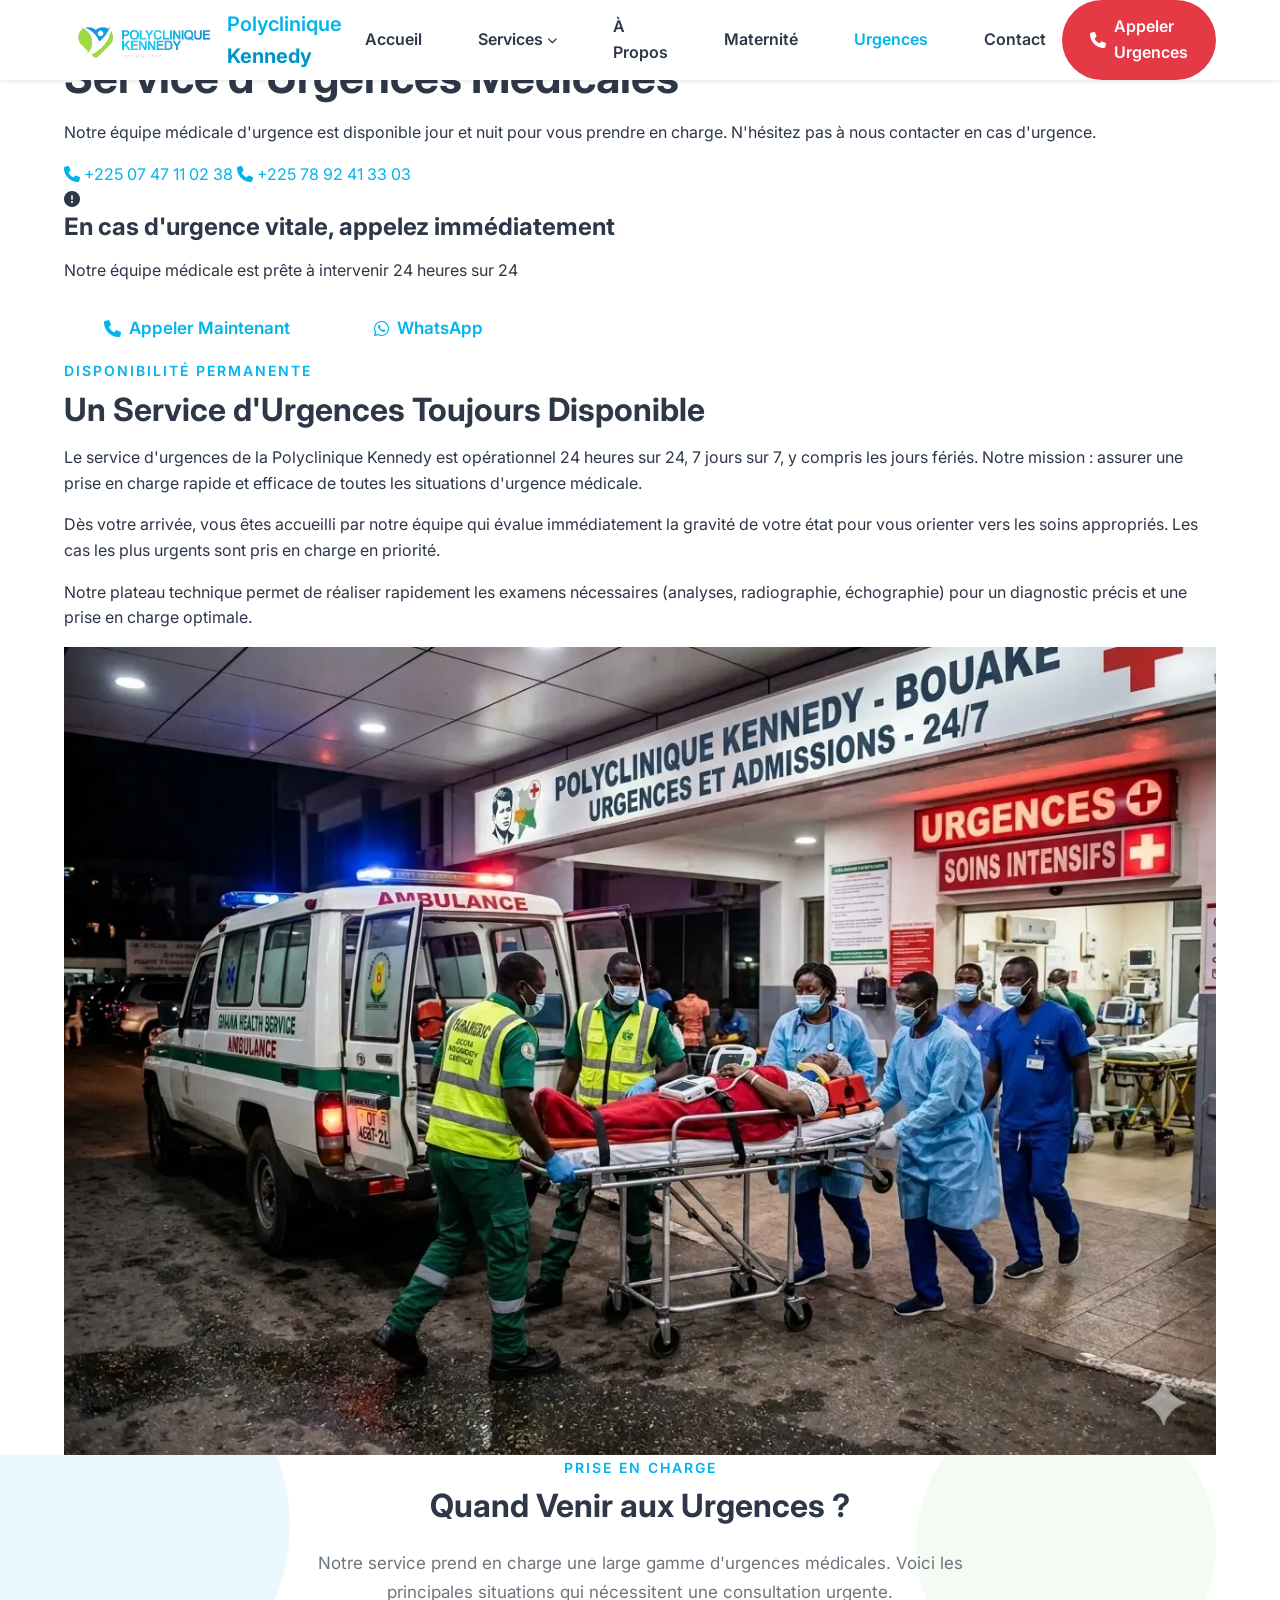
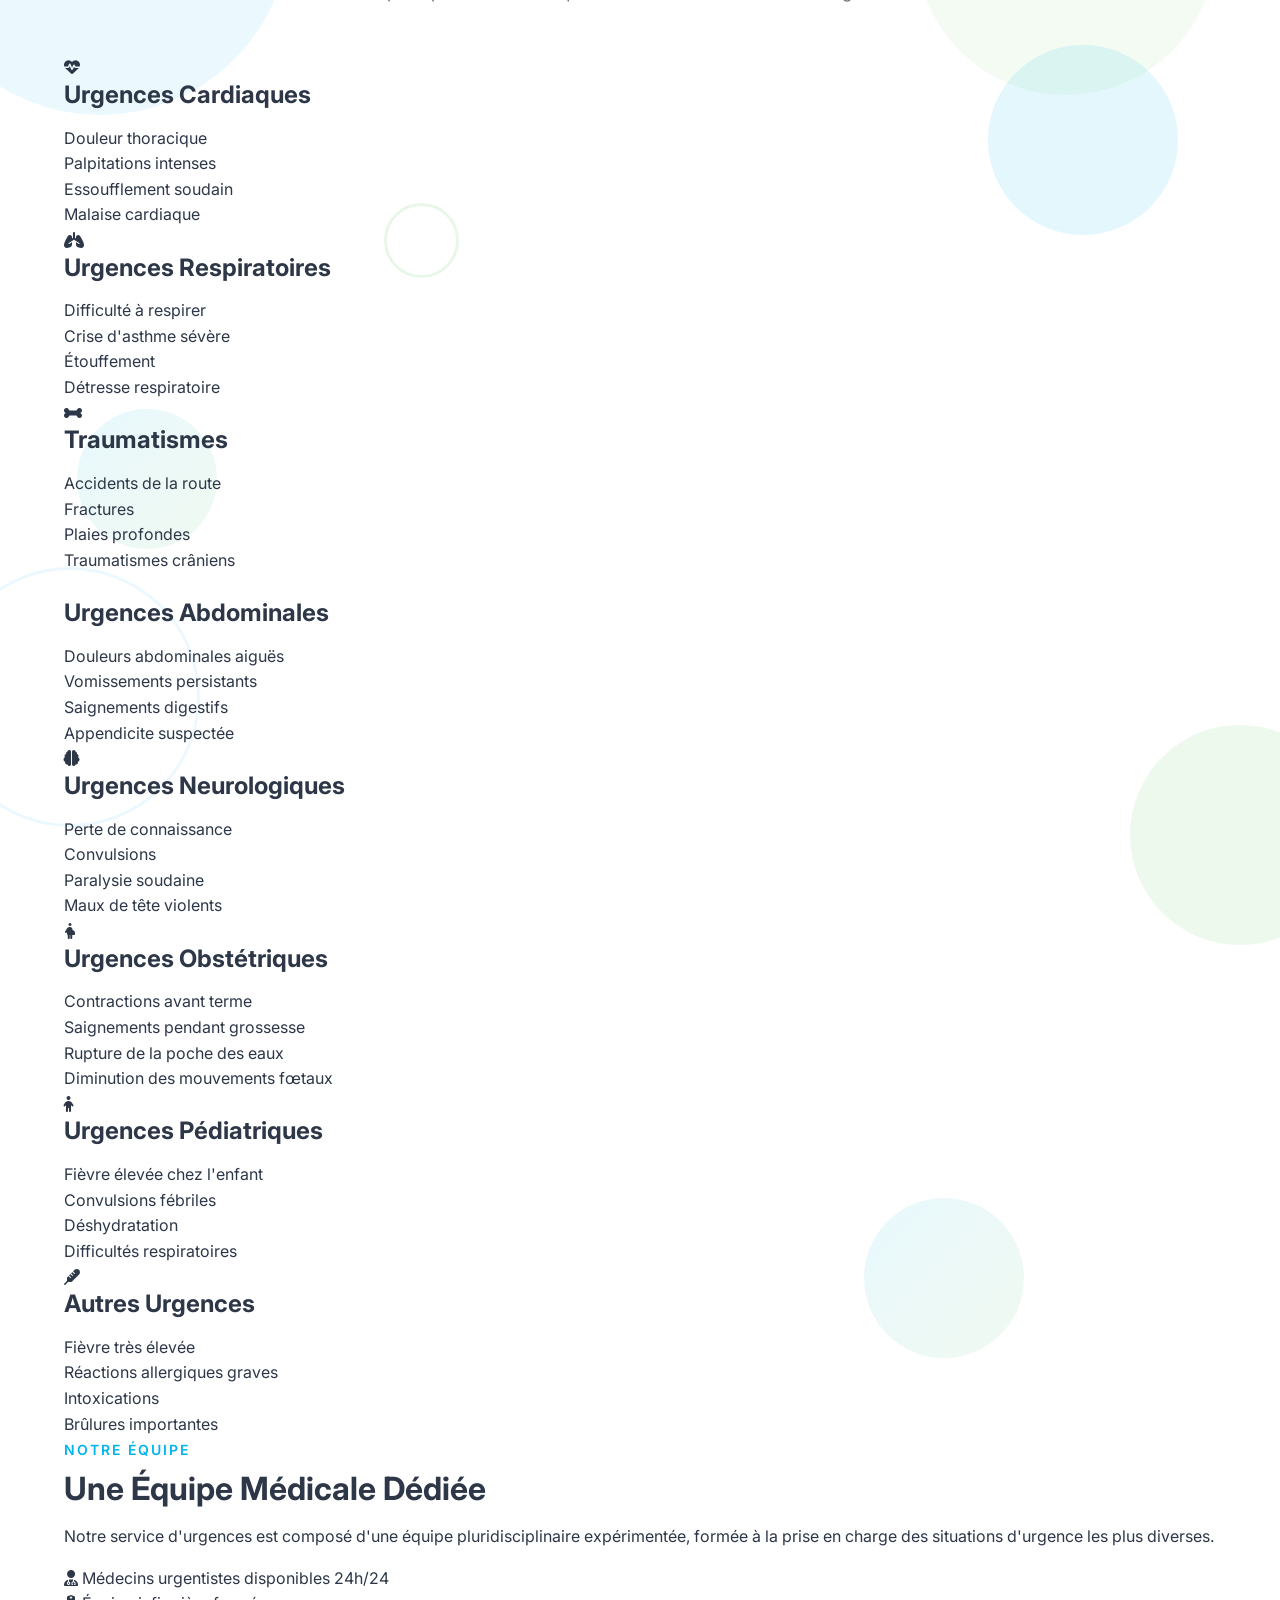
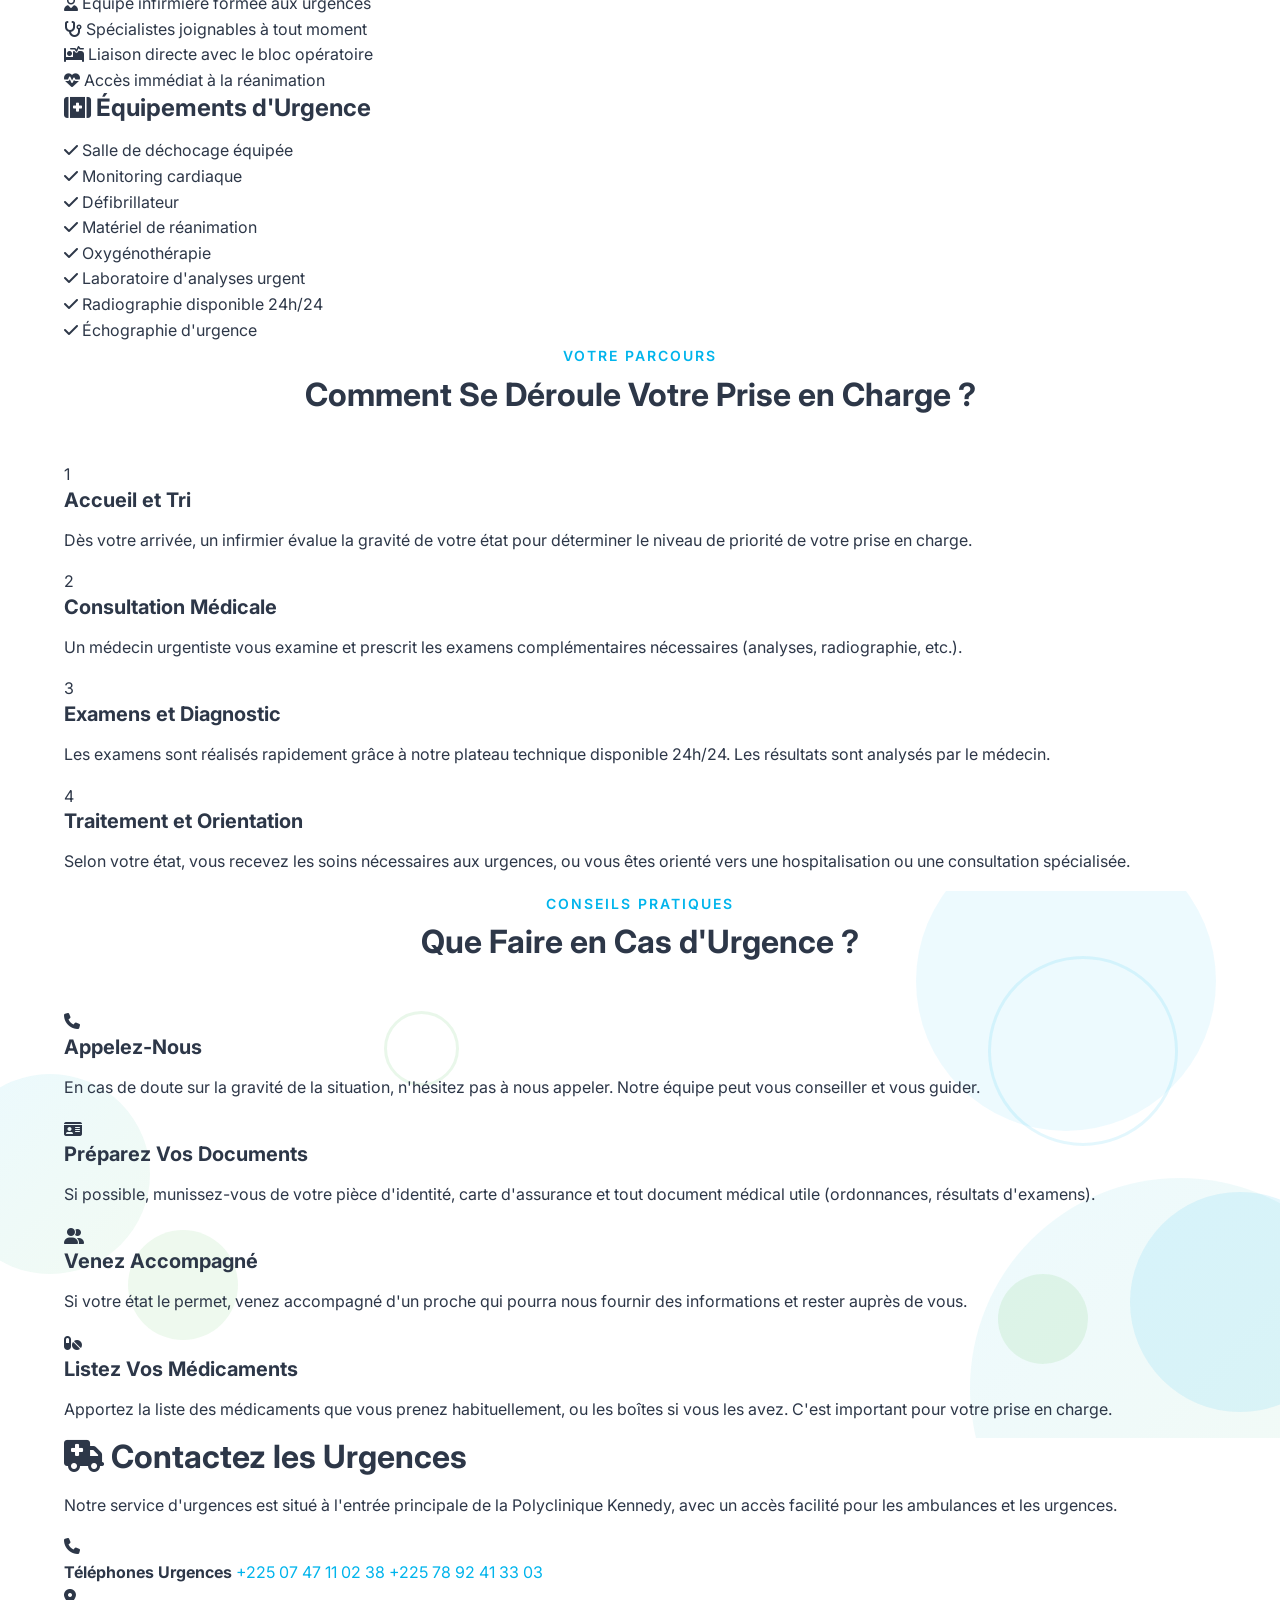
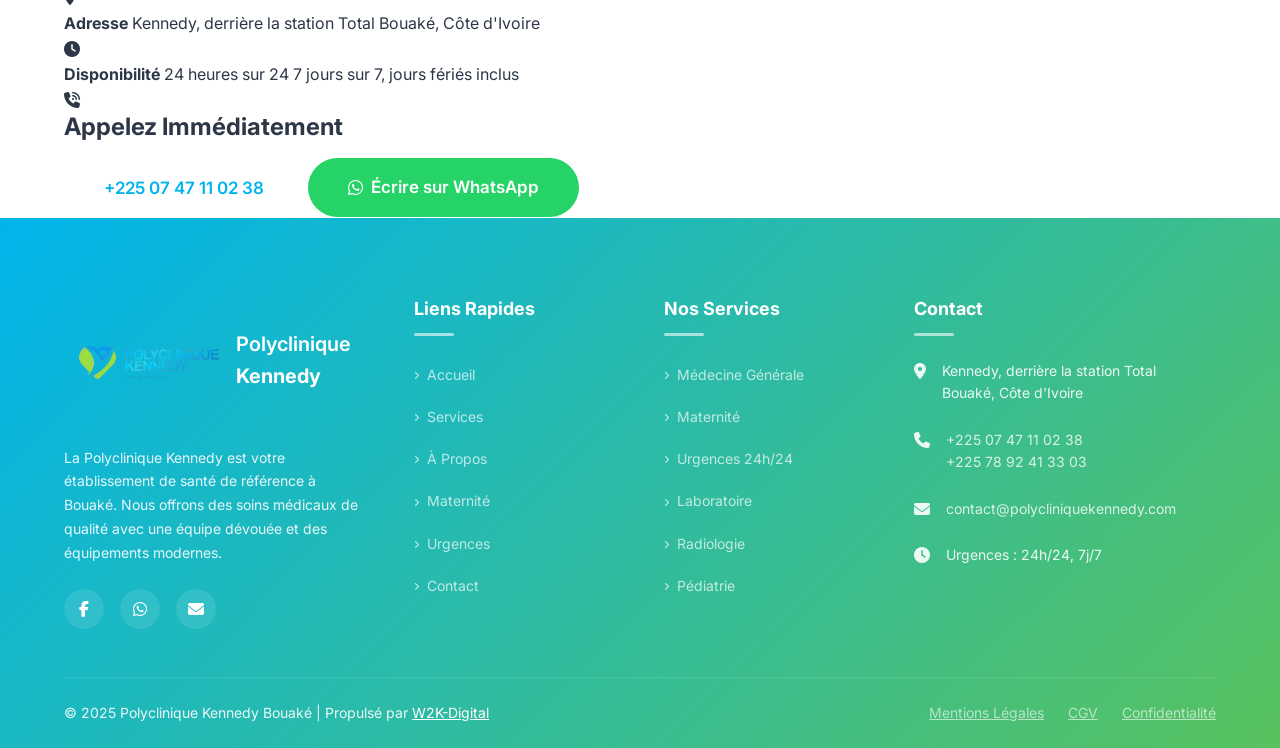
<file: urgences.html>
<!DOCTYPE html>
<html lang="fr">
<head>
    <meta charset="UTF-8">
    <meta name="viewport" content="width=device-width, initial-scale=1.0">
    <meta http-equiv="X-UA-Compatible" content="IE=edge">
    
    <!-- SEO Meta Tags -->
    <title>Urgences 24h/24 - Polyclinique Kennedy Bouaké | Service d'Urgences Médicales</title>
    <meta name="description" content="Service d'urgences médicales 24h/24, 7j/7 à la Polyclinique Kennedy Bouaké. Équipe médicale disponible jour et nuit. Appelez le +225 07 47 11 02 38.">
    <meta name="keywords" content="urgences Bouaké, urgences médicales, hôpital urgences 24h, clinique urgences, médecin urgence Côte d'Ivoire">
    <meta name="author" content="Polyclinique Kennedy Bouaké">
    <meta name="robots" content="index, follow">
    
    <!-- Open Graph / Facebook -->
    <meta property="og:type" content="website">
    <meta property="og:url" content="https://polycliniquekennedy.com/urgences.html">
    <meta property="og:title" content="Urgences 24h/24 - Polyclinique Kennedy Bouaké">
    <meta property="og:description" content="Service d'urgences médicales disponible 24h/24, 7j/7. Équipe médicale prête à intervenir.">
    <meta property="og:image" content="https://polycliniquekennedy.com/images/logo/android-chrome-512x512.png">
    <meta property="og:locale" content="fr_CI">
    
    <!-- Twitter Card -->
    <meta name="twitter:card" content="summary_large_image">
    <meta name="twitter:title" content="Urgences 24h/24 - Polyclinique Kennedy Bouaké">
    <meta name="twitter:description" content="Service d'urgences médicales disponible 24h/24, 7j/7.">
    <meta name="twitter:image" content="https://polycliniquekennedy.com/images/logo/android-chrome-512x512.png">
    
    <!-- Canonical URL -->
    <link rel="canonical" href="https://polycliniquekennedy.com/urgences.html">
    
    <!-- Favicon & Icônes -->
    <link rel="icon" type="image/x-icon" href="images/logo/favicon.ico">
    <link rel="icon" type="image/png" sizes="32x32" href="images/logo/favicon-32x32.png">
    <link rel="icon" type="image/png" sizes="16x16" href="images/logo/favicon-16x16.png">
    <link rel="apple-touch-icon" sizes="180x180" href="images/logo/apple-touch-icon.png">
    <link rel="manifest" href="images/logo/site.webmanifest">
    <meta name="theme-color" content="#00B4EC">
    
    <!-- Google Fonts -->
    <link rel="preconnect" href="https://fonts.googleapis.com">
    <link rel="preconnect" href="https://fonts.gstatic.com" crossorigin>
    <link href="https://fonts.googleapis.com/css2?family=Inter:wght@400;600;700&display=swap" rel="stylesheet">
    
    <!-- Font Awesome 6.5.1 -->
    <link rel="stylesheet" href="https://cdnjs.cloudflare.com/ajax/libs/font-awesome/6.5.1/css/all.min.css" integrity="sha512-DTOQO9RWCH3ppGqcWaEA1BIZOC6xxalwEsw9c2QQeAIftl+Vegovlnee1c9QX4TctnWMn13TZye+giMm8e2LwA==" crossorigin="anonymous" referrerpolicy="no-referrer">
    
    <!-- Styles CSS -->
    <link rel="stylesheet" href="css/style.css">
</head>
<body>
    <!-- Header Navigation -->
    <header class="header" id="header">
        <div class="container">
            <nav class="navbar">
                <!-- Logo -->
                <a href="index.html" class="logo"><picture><source srcset="images/logo/logo.webp" type="image/webp"><img src="images/logo/logo.png" alt="Logo Polyclinique Kennedy" class="logo-img"></picture><span>Polyclinique <strong>Kennedy</strong></span></a>
                
                <!-- Menu Navigation Desktop -->
                <ul class="nav-menu" id="nav-menu">
                    <li class="nav-item">
                        <a href="index.html" class="nav-link">Accueil</a>
                    </li>
                    <li class="nav-item has-dropdown">
                        <a href="services.html" class="nav-link">
                            Services <i class="fa-solid fa-chevron-down"></i>
                        </a>
                        <ul class="dropdown-menu">
                            <li><a href="services.html#medecine-generale"><i class="fa-solid fa-user-doctor"></i> Médecine Générale</a></li>
                            <li><a href="services.html#pediatrie"><i class="fa-solid fa-baby"></i> Pédiatrie</a></li>
                            <li><a href="services.html#dentaire"><i class="fa-solid fa-tooth"></i> Cabinet Dentaire</a></li>
                            <li><a href="services.html#laboratoire"><i class="fa-solid fa-flask"></i> Laboratoire</a></li>
                            <li><a href="services.html#radiologie"><i class="fa-solid fa-x-ray"></i> Radiologie</a></li>
                            <li><a href="services.html#bloc-operatoire"><i class="fa-solid fa-bed-pulse"></i> Bloc Opératoire</a></li>
                            <li><a href="services.html#reanimation"><i class="fa-solid fa-heart-pulse"></i> Réanimation</a></li>
                            <li><a href="urgences.html"><i class="fa-solid fa-truck-medical"></i> Urgences 24h/24</a></li>
                            <li><a href="services.html#ophtalmologie"><i class="fa-solid fa-eye"></i> Ophtalmologie</a></li>
                            <li><a href="services.html#gynecologie"><i class="fa-solid fa-venus"></i> Gynécologie</a></li>
                            <li><a href="services.html#echographie"><i class="fa-solid fa-wave-square"></i> Échographie</a></li>
                            <li><a href="services.html#fibroscopie"><i class="fa-solid fa-magnifying-glass"></i> Fibroscopie</a></li>
                            <li><a href="maternite.html"><i class="fa-solid fa-person-breastfeeding"></i> Maternité</a></li>
                            <li><a href="services.html#neonatalogie"><i class="fa-solid fa-baby-carriage"></i> Néonatalogie</a></li>
                        </ul>
                    </li>
                    <li class="nav-item">
                        <a href="a-propos.html" class="nav-link">À Propos</a>
                    </li>
                    <li class="nav-item">
                        <a href="maternite.html" class="nav-link">Maternité</a>
                    </li>
                    <li class="nav-item active">
                        <a href="urgences.html" class="nav-link">Urgences</a>
                    </li>
                    <li class="nav-item">
                        <a href="contact.html" class="nav-link">Contact</a>
                    </li>
                </ul>
                
                <!-- Bouton CTA Urgences -->
                <a href="tel:+2250747110238" class="btn btn-urgence">
                    <i class="fa-solid fa-phone"></i> Appeler Urgences
                </a>
                
                <!-- Menu Hamburger Mobile -->
                <button class="hamburger" id="hamburger" aria-label="Menu mobile">
                    <span class="bar"></span>
                    <span class="bar"></span>
                    <span class="bar"></span>
                </button>
            </nav>
        </div>
    </header>

    <!-- Hero Urgences -->
    <section class="page-hero page-hero-urgences" data-autoscroll>
        <div class="page-hero-overlay page-hero-overlay-red"></div>
        <div class="container">
            <div class="page-hero-content">
                <nav class="breadcrumb" aria-label="Fil d'Ariane">
                    <a href="index.html">Accueil</a>
                    <span class="separator"><i class="fa-solid fa-chevron-right"></i></span>
                    <span class="current">Urgences</span>
                </nav>
                <div class="urgence-badge">
                    <i class="fa-solid fa-truck-medical"></i>
                    <span>24h/24 - 7j/7</span>
                </div>
                <h1>Service d'Urgences Médicales</h1>
                <p>Notre équipe médicale d'urgence est disponible jour et nuit pour vous prendre en charge. N'hésitez pas à nous contacter en cas d'urgence.</p>
                
                <div class="urgence-phones">
                    <a href="tel:+2250747110238" class="urgence-phone-btn">
                        <i class="fa-solid fa-phone"></i>
                        <span>+225 07 47 11 02 38</span>
                    </a>
                    <a href="tel:+2257892413303" class="urgence-phone-btn">
                        <i class="fa-solid fa-phone"></i>
                        <span>+225 78 92 41 33 03</span>
                    </a>
                </div>
            </div>
        </div>
    </section>

    <!-- Bandeau Appel Urgence -->
    <section class="urgence-banner">
        <div class="container">
            <div class="urgence-banner-content">
                <div class="urgence-banner-icon">
                    <i class="fa-solid fa-circle-exclamation"></i>
                </div>
                <div class="urgence-banner-text">
                    <h3>En cas d'urgence vitale, appelez immédiatement</h3>
                    <p>Notre équipe médicale est prête à intervenir 24 heures sur 24</p>
                </div>
                <div class="urgence-banner-actions">
                    <a href="tel:+2250747110238" class="btn btn-white btn-lg">
                        <i class="fa-solid fa-phone"></i> Appeler Maintenant
                    </a>
                    <a href="https://wa.me/2250747110238" target="_blank" rel="noopener" class="btn btn-whatsapp-outline btn-lg">
                        <i class="fa-brands fa-whatsapp"></i> WhatsApp
                    </a>
                </div>
            </div>
        </div>
    </section>

    <!-- Section Présentation Urgences -->
    <section class="urgence-intro" data-autoscroll>
        <div class="container">
            <div class="urgence-intro-grid">
                <div class="urgence-intro-content">
                    <span class="section-subtitle">Disponibilité Permanente</span>
                    <h2>Un Service d'Urgences Toujours Disponible</h2>
                    <p>Le service d'urgences de la Polyclinique Kennedy est opérationnel 24 heures sur 24, 7 jours sur 7, y compris les jours fériés. Notre mission : assurer une prise en charge rapide et efficace de toutes les situations d'urgence médicale.</p>
                    <p>Dès votre arrivée, vous êtes accueilli par notre équipe qui évalue immédiatement la gravité de votre état pour vous orienter vers les soins appropriés. Les cas les plus urgents sont pris en charge en priorité.</p>
                    <p>Notre plateau technique permet de réaliser rapidement les examens nécessaires (analyses, radiographie, échographie) pour un diagnostic précis et une prise en charge optimale.</p>
                </div>
                <div class="urgence-intro-image">
                    <picture>
                        <source srcset="images/service-urgences.webp" type="image/webp">
                        <img src="images/service-urgences.jpg" alt="Service d'urgences de la Polyclinique Kennedy" loading="lazy">
                    </picture>
                </div>
            </div>
        </div>
    </section>

    <!-- Section Types d'Urgences -->
    <section class="urgence-types has-bubbles" data-autoscroll>
        <div class="bubbles-bg">
            <div class="bubble bubble-cyan bubble-1"></div>
            <div class="bubble bubble-green bubble-2"></div>
            <div class="bubble bubble-gradient bubble-3"></div>
            <div class="bubble bubble-cyan bubble-5"></div>
            <div class="bubble bubble-outline bubble-7"></div>
            <div class="bubble bubble-green bubble-9"></div>
            <div class="bubble bubble-gradient bubble-10"></div>
            <div class="bubble bubble-outline-green bubble-11"></div>
        </div>
        <div class="container">
            <div class="section-header">
                <span class="section-subtitle">Prise en Charge</span>
                <h2>Quand Venir aux Urgences ?</h2>
                <p class="section-description">Notre service prend en charge une large gamme d'urgences médicales. Voici les principales situations qui nécessitent une consultation urgente.</p>
            </div>
            
            <div class="urgence-types-grid">
                <div class="urgence-type-card">
                    <div class="urgence-type-icon">
                        <i class="fa-solid fa-heart-pulse"></i>
                    </div>
                    <h3>Urgences Cardiaques</h3>
                    <ul>
                        <li>Douleur thoracique</li>
                        <li>Palpitations intenses</li>
                        <li>Essoufflement soudain</li>
                        <li>Malaise cardiaque</li>
                    </ul>
                </div>
                
                <div class="urgence-type-card">
                    <div class="urgence-type-icon">
                        <i class="fa-solid fa-lungs"></i>
                    </div>
                    <h3>Urgences Respiratoires</h3>
                    <ul>
                        <li>Difficulté à respirer</li>
                        <li>Crise d'asthme sévère</li>
                        <li>Étouffement</li>
                        <li>Détresse respiratoire</li>
                    </ul>
                </div>
                
                <div class="urgence-type-card">
                    <div class="urgence-type-icon">
                        <i class="fa-solid fa-bone"></i>
                    </div>
                    <h3>Traumatismes</h3>
                    <ul>
                        <li>Accidents de la route</li>
                        <li>Fractures</li>
                        <li>Plaies profondes</li>
                        <li>Traumatismes crâniens</li>
                    </ul>
                </div>
                
                <div class="urgence-type-card">
                    <div class="urgence-type-icon">
                        <i class="fa-solid fa-stomach"></i>
                    </div>
                    <h3>Urgences Abdominales</h3>
                    <ul>
                        <li>Douleurs abdominales aiguës</li>
                        <li>Vomissements persistants</li>
                        <li>Saignements digestifs</li>
                        <li>Appendicite suspectée</li>
                    </ul>
                </div>
                
                <div class="urgence-type-card">
                    <div class="urgence-type-icon">
                        <i class="fa-solid fa-brain"></i>
                    </div>
                    <h3>Urgences Neurologiques</h3>
                    <ul>
                        <li>Perte de connaissance</li>
                        <li>Convulsions</li>
                        <li>Paralysie soudaine</li>
                        <li>Maux de tête violents</li>
                    </ul>
                </div>
                
                <div class="urgence-type-card">
                    <div class="urgence-type-icon">
                        <i class="fa-solid fa-person-pregnant"></i>
                    </div>
                    <h3>Urgences Obstétriques</h3>
                    <ul>
                        <li>Contractions avant terme</li>
                        <li>Saignements pendant grossesse</li>
                        <li>Rupture de la poche des eaux</li>
                        <li>Diminution des mouvements fœtaux</li>
                    </ul>
                </div>
                
                <div class="urgence-type-card">
                    <div class="urgence-type-icon">
                        <i class="fa-solid fa-child"></i>
                    </div>
                    <h3>Urgences Pédiatriques</h3>
                    <ul>
                        <li>Fièvre élevée chez l'enfant</li>
                        <li>Convulsions fébriles</li>
                        <li>Déshydratation</li>
                        <li>Difficultés respiratoires</li>
                    </ul>
                </div>
                
                <div class="urgence-type-card">
                    <div class="urgence-type-icon">
                        <i class="fa-solid fa-thermometer"></i>
                    </div>
                    <h3>Autres Urgences</h3>
                    <ul>
                        <li>Fièvre très élevée</li>
                        <li>Réactions allergiques graves</li>
                        <li>Intoxications</li>
                        <li>Brûlures importantes</li>
                    </ul>
                </div>
            </div>
        </div>
    </section>

    <!-- Section Équipe et Équipements -->
    <section class="urgence-team" data-autoscroll>
        <div class="container">
            <div class="urgence-team-grid">
                <div class="urgence-team-content">
                    <span class="section-subtitle">Notre Équipe</span>
                    <h2>Une Équipe Médicale Dédiée</h2>
                    <p>Notre service d'urgences est composé d'une équipe pluridisciplinaire expérimentée, formée à la prise en charge des situations d'urgence les plus diverses.</p>
                    
                    <div class="team-features">
                        <div class="team-feature">
                            <i class="fa-solid fa-user-doctor"></i>
                            <span>Médecins urgentistes disponibles 24h/24</span>
                        </div>
                        <div class="team-feature">
                            <i class="fa-solid fa-user-nurse"></i>
                            <span>Équipe infirmière formée aux urgences</span>
                        </div>
                        <div class="team-feature">
                            <i class="fa-solid fa-stethoscope"></i>
                            <span>Spécialistes joignables à tout moment</span>
                        </div>
                        <div class="team-feature">
                            <i class="fa-solid fa-bed-pulse"></i>
                            <span>Liaison directe avec le bloc opératoire</span>
                        </div>
                        <div class="team-feature">
                            <i class="fa-solid fa-heart-pulse"></i>
                            <span>Accès immédiat à la réanimation</span>
                        </div>
                    </div>
                </div>
                
                <div class="urgence-equipment">
                    <h3><i class="fa-solid fa-kit-medical"></i> Équipements d'Urgence</h3>
                    <ul class="equipment-list">
                        <li><i class="fa-solid fa-check"></i> Salle de déchocage équipée</li>
                        <li><i class="fa-solid fa-check"></i> Monitoring cardiaque</li>
                        <li><i class="fa-solid fa-check"></i> Défibrillateur</li>
                        <li><i class="fa-solid fa-check"></i> Matériel de réanimation</li>
                        <li><i class="fa-solid fa-check"></i> Oxygénothérapie</li>
                        <li><i class="fa-solid fa-check"></i> Laboratoire d'analyses urgent</li>
                        <li><i class="fa-solid fa-check"></i> Radiographie disponible 24h/24</li>
                        <li><i class="fa-solid fa-check"></i> Échographie d'urgence</li>
                    </ul>
                </div>
            </div>
        </div>
    </section>

    <!-- Section Parcours Patient -->
    <section class="urgence-process" data-autoscroll>
        <div class="container">
            <div class="section-header">
                <span class="section-subtitle">Votre Parcours</span>
                <h2>Comment Se Déroule Votre Prise en Charge ?</h2>
            </div>
            
            <div class="process-timeline">
                <div class="process-step">
                    <div class="process-number">1</div>
                    <div class="process-content">
                        <h4>Accueil et Tri</h4>
                        <p>Dès votre arrivée, un infirmier évalue la gravité de votre état pour déterminer le niveau de priorité de votre prise en charge.</p>
                    </div>
                </div>
                
                <div class="process-step">
                    <div class="process-number">2</div>
                    <div class="process-content">
                        <h4>Consultation Médicale</h4>
                        <p>Un médecin urgentiste vous examine et prescrit les examens complémentaires nécessaires (analyses, radiographie, etc.).</p>
                    </div>
                </div>
                
                <div class="process-step">
                    <div class="process-number">3</div>
                    <div class="process-content">
                        <h4>Examens et Diagnostic</h4>
                        <p>Les examens sont réalisés rapidement grâce à notre plateau technique disponible 24h/24. Les résultats sont analysés par le médecin.</p>
                    </div>
                </div>
                
                <div class="process-step">
                    <div class="process-number">4</div>
                    <div class="process-content">
                        <h4>Traitement et Orientation</h4>
                        <p>Selon votre état, vous recevez les soins nécessaires aux urgences, ou vous êtes orienté vers une hospitalisation ou une consultation spécialisée.</p>
                    </div>
                </div>
            </div>
        </div>
    </section>

    <!-- Section Conseils -->
    <section class="urgence-tips has-bubbles" data-autoscroll>
        <div class="bubbles-bg">
            <div class="bubble bubble-gradient bubble-4"></div>
            <div class="bubble bubble-green bubble-6"></div>
            <div class="bubble bubble-cyan bubble-2"></div>
            <div class="bubble bubble-cyan bubble-9"></div>
            <div class="bubble bubble-outline bubble-5"></div>
            <div class="bubble bubble-green bubble-8"></div>
            <div class="bubble bubble-gradient bubble-12"></div>
            <div class="bubble bubble-outline-green bubble-11"></div>
        </div>
        <div class="container">
            <div class="section-header">
                <span class="section-subtitle">Conseils Pratiques</span>
                <h2>Que Faire en Cas d'Urgence ?</h2>
            </div>
            
            <div class="tips-grid">
                <div class="tip-card">
                    <div class="tip-icon">
                        <i class="fa-solid fa-phone"></i>
                    </div>
                    <h4>Appelez-Nous</h4>
                    <p>En cas de doute sur la gravité de la situation, n'hésitez pas à nous appeler. Notre équipe peut vous conseiller et vous guider.</p>
                </div>
                
                <div class="tip-card">
                    <div class="tip-icon">
                        <i class="fa-solid fa-id-card"></i>
                    </div>
                    <h4>Préparez Vos Documents</h4>
                    <p>Si possible, munissez-vous de votre pièce d'identité, carte d'assurance et tout document médical utile (ordonnances, résultats d'examens).</p>
                </div>
                
                <div class="tip-card">
                    <div class="tip-icon">
                        <i class="fa-solid fa-user-group"></i>
                    </div>
                    <h4>Venez Accompagné</h4>
                    <p>Si votre état le permet, venez accompagné d'un proche qui pourra nous fournir des informations et rester auprès de vous.</p>
                </div>
                
                <div class="tip-card">
                    <div class="tip-icon">
                        <i class="fa-solid fa-pills"></i>
                    </div>
                    <h4>Listez Vos Médicaments</h4>
                    <p>Apportez la liste des médicaments que vous prenez habituellement, ou les boîtes si vous les avez. C'est important pour votre prise en charge.</p>
                </div>
            </div>
        </div>
    </section>

    <!-- Section Contact Urgences -->
    <section class="urgence-contact" data-autoscroll>
        <div class="container">
            <div class="urgence-contact-wrapper">
                <div class="urgence-contact-info">
                    <h2><i class="fa-solid fa-truck-medical"></i> Contactez les Urgences</h2>
                    <p>Notre service d'urgences est situé à l'entrée principale de la Polyclinique Kennedy, avec un accès facilité pour les ambulances et les urgences.</p>
                    
                    <div class="urgence-contact-details">
                        <div class="urgence-detail">
                            <i class="fa-solid fa-phone"></i>
                            <div>
                                <strong>Téléphones Urgences</strong>
                                <a href="tel:+2250747110238">+225 07 47 11 02 38</a>
                                <a href="tel:+2257892413303">+225 78 92 41 33 03</a>
                            </div>
                        </div>
                        
                        <div class="urgence-detail">
                            <i class="fa-solid fa-location-dot"></i>
                            <div>
                                <strong>Adresse</strong>
                                <span>Kennedy, derrière la station Total</span>
                                <span>Bouaké, Côte d'Ivoire</span>
                            </div>
                        </div>
                        
                        <div class="urgence-detail">
                            <i class="fa-solid fa-clock"></i>
                            <div>
                                <strong>Disponibilité</strong>
                                <span>24 heures sur 24</span>
                                <span>7 jours sur 7, jours fériés inclus</span>
                            </div>
                        </div>
                    </div>
                </div>
                
                <div class="urgence-contact-cta">
                    <div class="urgence-cta-card">
                        <i class="fa-solid fa-phone-volume"></i>
                        <h3>Appelez Immédiatement</h3>
                        <a href="tel:+2250747110238" class="btn btn-white btn-lg btn-block">
                            +225 07 47 11 02 38
                        </a>
                        <a href="https://wa.me/2250747110238" target="_blank" rel="noopener" class="btn btn-whatsapp btn-lg btn-block">
                            <i class="fa-brands fa-whatsapp"></i> Écrire sur WhatsApp
                        </a>
                    </div>
                </div>
            </div>
        </div>
    </section>

    <!-- Footer -->
    <footer class="footer">
        <div class="container">
            <div class="footer-grid">
                <!-- Colonne 1 : Logo et Description -->
                <div class="footer-col">
                    <a href="index.html" class="footer-logo"><picture><source srcset="images/logo/logo.webp" type="image/webp"><img src="images/logo/logo.png" alt="Logo Polyclinique Kennedy" class="logo-img"></picture><span>Polyclinique <strong>Kennedy</strong></span></a>
                    <p class="footer-description">
                        La Polyclinique Kennedy est votre établissement de santé de référence à Bouaké. 
                        Nous offrons des soins médicaux de qualité avec une équipe dévouée et des équipements modernes.
                    </p>
                    <div class="footer-social">
                        <a href="https://facebook.com/polycliniquekennedy" target="_blank" rel="noopener" aria-label="Facebook">
                            <i class="fa-brands fa-facebook-f"></i>
                        </a>
                        <a href="https://wa.me/2250747110238" target="_blank" rel="noopener" aria-label="WhatsApp">
                            <i class="fa-brands fa-whatsapp"></i>
                        </a>
                        <a href="mailto:contact@polycliniquekennedy.com" aria-label="Email">
                            <i class="fa-solid fa-envelope"></i>
                        </a>
                    </div>
                </div>
                
                <!-- Colonne 2 : Liens Rapides -->
                <div class="footer-col">
                    <h4>Liens Rapides</h4>
                    <ul class="footer-links">
                        <li><a href="index.html"><i class="fa-solid fa-chevron-right"></i> Accueil</a></li>
                        <li><a href="services.html"><i class="fa-solid fa-chevron-right"></i> Services</a></li>
                        <li><a href="a-propos.html"><i class="fa-solid fa-chevron-right"></i> À Propos</a></li>
                        <li><a href="maternite.html"><i class="fa-solid fa-chevron-right"></i> Maternité</a></li>
                        <li><a href="urgences.html"><i class="fa-solid fa-chevron-right"></i> Urgences</a></li>
                        <li><a href="contact.html"><i class="fa-solid fa-chevron-right"></i> Contact</a></li>
                    </ul>
                </div>
                
                <!-- Colonne 3 : Services Populaires -->
                <div class="footer-col">
                    <h4>Nos Services</h4>
                    <ul class="footer-links">
                        <li><a href="services.html#medecine-generale"><i class="fa-solid fa-chevron-right"></i> Médecine Générale</a></li>
                        <li><a href="maternite.html"><i class="fa-solid fa-chevron-right"></i> Maternité</a></li>
                        <li><a href="urgences.html"><i class="fa-solid fa-chevron-right"></i> Urgences 24h/24</a></li>
                        <li><a href="services.html#laboratoire"><i class="fa-solid fa-chevron-right"></i> Laboratoire</a></li>
                        <li><a href="services.html#radiologie"><i class="fa-solid fa-chevron-right"></i> Radiologie</a></li>
                        <li><a href="services.html#pediatrie"><i class="fa-solid fa-chevron-right"></i> Pédiatrie</a></li>
                    </ul>
                </div>
                
                <!-- Colonne 4 : Contact -->
                <div class="footer-col">
                    <h4>Contact</h4>
                    <ul class="footer-contact">
                        <li>
                            <i class="fa-solid fa-location-dot"></i>
                            <span>Kennedy, derrière la station Total<br>Bouaké, Côte d'Ivoire</span>
                        </li>
                        <li>
                            <i class="fa-solid fa-phone"></i>
                            <span>
                                <a href="tel:+2250747110238">+225 07 47 11 02 38</a><br>
                                <a href="tel:+2257892413303">+225 78 92 41 33 03</a>
                            </span>
                        </li>
                        <li>
                            <i class="fa-solid fa-envelope"></i>
                            <span><a href="mailto:contact@polycliniquekennedy.com">contact@polycliniquekennedy.com</a></span>
                        </li>
                        <li>
                            <i class="fa-solid fa-clock"></i>
                            <span>Urgences : 24h/24, 7j/7</span>
                        </li>
                    </ul>
                </div>
            </div>
            
            <!-- Barre Copyright -->
            <div class="footer-bottom">
                <p>&copy; 2025 Polyclinique Kennedy Bouaké | Propulsé par <a href="https://w2k-digital.com" target="_blank" rel="noopener">W2K-Digital</a></p>
                <ul class="footer-legal">
                    <li><a href="mentions-legales.html">Mentions Légales</a></li>
                    <li><a href="cgv.html">CGV</a></li>
                    <li><a href="confidentialite.html">Confidentialité</a></li>
                </ul>
            </div>
        </div>
    </footer>

    <!-- Bouton Retour en Haut -->
    <button class="back-to-top" id="back-to-top" aria-label="Retour en haut">
        <i class="fa-solid fa-chevron-up"></i>
    </button>

    <!-- Scripts JS -->
    <script src="js/main.js"></script>
</body>
</html>
</file>
<file: css/style.css>
/* =========================================
   POLYCLINIQUE KENNEDY BOUAKÉ - STYLES CSS
   Développé par W2K-Digital
   Version 1.0 - 2025
   ========================================= */

/* =========================================
   TABLE DES MATIÈRES
   -----------------------------------------
   1. Variables CSS & Reset
   2. Base & Typographie
   3. Header & Navigation
   4. Section Hero
   5. Section Services
   6. Section Pourquoi Nous
   7. Section Engagement
   8. Section Contact Rapide
   9. Footer
   10. Composants UI (Boutons, Cartes)
   11. Utilitaires
   12. Animations
   13. Media Queries Responsive
   ========================================= */

/* =========================================
   1. VARIABLES CSS & RESET
   ========================================= */

:root {
    /* Charte Graphique Kennedy - Couleurs officielles */
    --primary-color: #00B4EC;        /* Bleu Cyan Principal */
    --primary-dark: #0095C8;         /* Bleu Cyan foncé */
    --primary-light: #33C5F0;        /* Bleu Cyan clair */
    --secondary-color: #59C25E;      /* Vert Médical Principal */
    --accent-color: #E63946;         /* Rouge Urgences */

    /* Dégradé Signature Kennedy */
    --gradient-signature: linear-gradient(135deg, #00B4EC 0%, #59C25E 100%);

    /* Couleurs neutres */
    --white: #FFFFFF;
    --light-gray: #F7F9FA;           /* Gris Neutre Clair */
    --medium-gray: #E9ECEF;
    --dark-gray: #2D3748;            /* Gris Neutre Foncé */
    --text-color: #2D3748;           /* Texte principal */
    --text-light: #6C757D;

    /* Typographie */
    --font-heading: 'Inter', sans-serif;
    --font-body: 'Inter', sans-serif;
    
    /* Tailles de police */
    --fs-h1: 3rem;
    --fs-h2: 2.25rem;
    --fs-h3: 1.5rem;
    --fs-h4: 1.25rem;
    --fs-body: 1rem;
    --fs-small: 0.875rem;
    
    /* Espacements */
    --spacing-xs: 0.5rem;
    --spacing-sm: 1rem;
    --spacing-md: 1.5rem;
    --spacing-lg: 2rem;
    --spacing-xl: 3rem;
    --spacing-xxl: 5rem;
    
    /* Ombres */
    --shadow-sm: 0 2px 4px rgba(0, 0, 0, 0.08);
    --shadow-md: 0 4px 12px rgba(0, 0, 0, 0.1);
    --shadow-lg: 0 8px 24px rgba(0, 0, 0, 0.12);
    --shadow-xl: 0 12px 40px rgba(0, 0, 0, 0.15);
    
    /* Transitions */
    --transition-fast: 0.2s ease;
    --transition-base: 0.3s ease;
    --transition-slow: 0.5s ease;
    
    /* Bordures */
    --border-radius-sm: 4px;
    --border-radius-md: 8px;
    --border-radius-lg: 12px;
    --border-radius-xl: 20px;
    
    /* Largeurs */
    --container-max: 1200px;
    --header-height: 80px;
}

/* Reset */
*,
*::before,
*::after {
    margin: 0;
    padding: 0;
    box-sizing: border-box;
}

html {
    scroll-behavior: smooth;
    font-size: 16px;
}

body {
    font-family: var(--font-body);
    font-size: var(--fs-body);
    font-weight: 400;
    line-height: 1.6;
    color: var(--text-color);
    background-color: var(--white);
    overflow-x: hidden;
}

/* =========================================
   2. BASE & TYPOGRAPHIE
   ========================================= */

h1, h2, h3, h4, h5, h6 {
    font-family: var(--font-heading);
    font-weight: 700;
    line-height: 1.2;
    color: var(--text-color);
    margin-bottom: var(--spacing-sm);
}

h1 { font-size: var(--fs-h1); }
h2 { font-size: var(--fs-h2); }
h3 { font-size: var(--fs-h3); }
h4 { font-size: var(--fs-h4); }

p {
    margin-bottom: var(--spacing-sm);
}

a {
    color: var(--primary-color);
    text-decoration: none;
    transition: color var(--transition-base);
}

a:hover {
    color: var(--primary-dark);
}

img {
    max-width: 100%;
    height: auto;
    display: block;
}

ul, ol {
    list-style: none;
}

/* Container */
.container {
    width: 100%;
    max-width: var(--container-max);
    margin: 0 auto;
    padding: 0 var(--spacing-md);
}

/* =========================================
   3. HEADER & NAVIGATION
   ========================================= */

.header {
    position: fixed;
    top: 0;
    left: 0;
    right: 0;
    z-index: 1000;
    background-color: var(--white);
    box-shadow: var(--shadow-sm);
    transition: box-shadow var(--transition-base), background-color var(--transition-base);
}

.header.scrolled {
    box-shadow: var(--shadow-md);
}

.navbar {
    display: flex;
    align-items: center;
    justify-content: space-between;
    height: var(--header-height);
}

/* Logo */
.logo {
    display: flex;
    align-items: center;
    gap: var(--spacing-xs);
    font-family: var(--font-heading);
    font-size: 1.25rem;
    font-weight: 600;
    color: var(--primary-color);
    text-decoration: none;
}

.logo i {
    font-size: 1.75rem;
    color: var(--primary-color);
}

.logo strong {
    color: var(--primary-dark);
}

.logo:hover {
    color: var(--primary-dark);
}

/* Menu Navigation */
.nav-menu {
    display: flex;
    align-items: center;
    gap: var(--spacing-md);
}

.nav-item {
    position: relative;
}

.nav-link {
    display: flex;
    align-items: center;
    gap: 0.25rem;
    padding: var(--spacing-xs) var(--spacing-sm);
    font-family: var(--font-body);
    font-size: var(--fs-body);
    font-weight: 600;
    color: var(--text-color);
    text-decoration: none;
    transition: color var(--transition-base);
}

.nav-link:hover,
.nav-item.active .nav-link {
    color: var(--primary-color);
}

.nav-link i {
    font-size: 0.625rem;
    transition: transform var(--transition-base);
}

.nav-item:hover .nav-link i {
    transform: rotate(180deg);
}

/* Dropdown Menu */
.dropdown-menu {
    position: absolute;
    top: 100%;
    left: 0;
    min-width: 260px;
    background-color: var(--white);
    border-radius: var(--border-radius-md);
    box-shadow: var(--shadow-lg);
    opacity: 0;
    visibility: hidden;
    transform: translateY(10px);
    transition: all var(--transition-base);
    z-index: 100;
}

.nav-item.has-dropdown:hover .dropdown-menu {
    opacity: 1;
    visibility: visible;
    transform: translateY(0);
}

.dropdown-menu li {
    border-bottom: 1px solid var(--medium-gray);
}

.dropdown-menu li:last-child {
    border-bottom: none;
}

.dropdown-menu a {
    display: flex;
    align-items: center;
    gap: var(--spacing-sm);
    padding: var(--spacing-sm) var(--spacing-md);
    color: var(--text-color);
    font-size: var(--fs-small);
    transition: all var(--transition-base);
}

.dropdown-menu a:hover {
    background-color: var(--light-gray);
    color: var(--primary-color);
    padding-left: calc(var(--spacing-md) + 5px);
}

.dropdown-menu a i {
    width: 20px;
    color: var(--primary-color);
}

/* Bouton Urgences Header */
.btn-urgence {
    display: flex;
    align-items: center;
    gap: var(--spacing-xs);
    padding: var(--spacing-sm) var(--spacing-md);
    background-color: var(--accent-color);
    color: var(--white);
    font-family: var(--font-heading);
    font-weight: 600;
    font-size: var(--fs-small);
    border-radius: 9999px;
    text-decoration: none;
    transition: all var(--transition-base);
}

.btn-urgence:hover {
    background-color: #C62828;
    color: var(--white);
    transform: translateY(-2px);
    box-shadow: var(--shadow-md);
}

/* Hamburger Menu Mobile */
.hamburger {
    display: none;
    flex-direction: column;
    justify-content: space-between;
    width: 28px;
    height: 20px;
    background: none;
    border: none;
    cursor: pointer;
    padding: 0;
    z-index: 1001;
}

.hamburger .bar {
    width: 100%;
    height: 3px;
    background-color: var(--text-color);
    border-radius: 2px;
    transition: all var(--transition-base);
}

.hamburger.active .bar:nth-child(1) {
    transform: translateY(8.5px) rotate(45deg);
}

.hamburger.active .bar:nth-child(2) {
    opacity: 0;
}

.hamburger.active .bar:nth-child(3) {
    transform: translateY(-8.5px) rotate(-45deg);
}

/* =========================================
   4. SECTION HERO
   ========================================= */

.hero {
    position: relative;
    min-height: 100vh;
    display: flex;
    align-items: center;
    padding-top: var(--header-height);
    background: url('../images/hero-accueil.jpg') center center / cover no-repeat;
}

.hero-overlay {
    position: absolute;
    top: 0;
    left: 0;
    right: 0;
    bottom: 0;
    background: linear-gradient(135deg, rgba(0, 180, 236, 0.82) 0%, rgba(0, 149, 200, 0.88) 100%);
}

.hero .container {
    position: relative;
    z-index: 1;
}

.hero-content {
    max-width: 800px;
    color: var(--white);
    padding: var(--spacing-xxl) 0;
}

.hero h1 {
    font-size: clamp(2rem, 5vw, 3.5rem);
    color: var(--white);
    margin-bottom: var(--spacing-lg);
    line-height: 1.15;
}

.hero-text {
    font-size: clamp(1rem, 2vw, 1.125rem);
    line-height: 1.8;
    margin-bottom: var(--spacing-xl);
    opacity: 0.95;
}

.hero-buttons {
    display: flex;
    flex-wrap: wrap;
    gap: var(--spacing-md);
}

/* =========================================
   5. SECTION SERVICES
   ========================================= */

.services {
    padding: var(--spacing-xxl) 0;
    background-color: var(--light-gray);
}

.section-header {
    text-align: center;
    max-width: 700px;
    margin: 0 auto var(--spacing-xl);
}

.section-subtitle {
    display: inline-block;
    font-family: var(--font-heading);
    font-size: var(--fs-small);
    font-weight: 600;
    text-transform: uppercase;
    letter-spacing: 2px;
    color: var(--primary-color);
    margin-bottom: var(--spacing-xs);
}

.section-header h2 {
    margin-bottom: var(--spacing-md);
}

.section-description {
    color: var(--text-light);
    font-size: 1.0625rem;
    line-height: 1.7;
}

/* Grille des Services */
.services-grid {
    display: grid;
    grid-template-columns: repeat(4, 1fr);
    gap: var(--spacing-lg);
}

/* Carte Service */
.service-card {
    background-color: var(--white);
    padding: var(--spacing-lg);
    border-radius: var(--border-radius-lg);
    text-align: center;
    box-shadow: var(--shadow-sm);
    transition: all var(--transition-base);
    border: 1px solid transparent;
}

.service-card:hover {
    transform: translateY(-8px);
    box-shadow: var(--shadow-lg);
    border-color: var(--primary-light);
}

.service-icon {
    width: 70px;
    height: 70px;
    margin: 0 auto var(--spacing-md);
    display: flex;
    align-items: center;
    justify-content: center;
    background: var(--gradient-signature);
    border-radius: 50%;
    color: var(--white);
    font-size: 1.75rem;
}

.service-card h3 {
    font-size: 1.125rem;
    margin-bottom: var(--spacing-sm);
    color: var(--text-color);
}

.service-card p {
    font-size: var(--fs-small);
    color: var(--text-light);
    margin-bottom: var(--spacing-md);
    line-height: 1.6;
}

.service-link {
    display: inline-flex;
    align-items: center;
    gap: var(--spacing-xs);
    font-size: var(--fs-small);
    font-weight: 600;
    color: var(--primary-color);
    transition: all var(--transition-base);
}

.service-link:hover {
    color: var(--primary-dark);
    gap: var(--spacing-sm);
}

/* Cartes mises en évidence */
.service-card-highlight {
    border: 2px solid var(--accent-color);
}

.service-card-highlight .service-icon {
    background: linear-gradient(135deg, var(--accent-color) 0%, #FF6B6B 100%);
}

.service-card-highlight-green {
    border: 2px solid var(--secondary-color);
}

.service-card-highlight-green .service-icon {
    background: linear-gradient(135deg, var(--secondary-color) 0%, #00D9A5 100%);
}

/* CTA Services */
.services-cta {
    text-align: center;
    margin-top: var(--spacing-xl);
}

/* =========================================
   6. SECTION POURQUOI NOUS
   ========================================= */

.why-us {
    padding: var(--spacing-xxl) 0;
    background-color: var(--white);
}

.features-grid {
    display: grid;
    grid-template-columns: repeat(3, 1fr);
    gap: var(--spacing-lg);
}

.feature-card {
    padding: var(--spacing-lg);
    text-align: center;
    border-radius: var(--border-radius-lg);
    background-color: var(--light-gray);
    transition: all var(--transition-base);
}

.feature-card:hover {
    background-color: var(--primary-color);
    transform: translateY(-5px);
}

.feature-card:hover .feature-icon,
.feature-card:hover h3,
.feature-card:hover p {
    color: var(--white);
}

.feature-icon {
    width: 60px;
    height: 60px;
    margin: 0 auto var(--spacing-md);
    display: flex;
    align-items: center;
    justify-content: center;
    font-size: 1.5rem;
    color: var(--primary-color);
    background-color: var(--white);
    border-radius: 50%;
    box-shadow: var(--shadow-sm);
    transition: all var(--transition-base);
}

.feature-card:hover .feature-icon {
    background-color: var(--white);
    color: var(--primary-color);
}

.feature-card h3 {
    font-size: 1.125rem;
    margin-bottom: var(--spacing-sm);
    transition: color var(--transition-base);
}

.feature-card p {
    font-size: var(--fs-small);
    color: var(--text-light);
    line-height: 1.6;
    transition: color var(--transition-base);
}

/* =========================================
   7. SECTION ENGAGEMENT
   ========================================= */

.engagement {
    padding: var(--spacing-xxl) 0;
    background-color: var(--light-gray);
}

.engagement-wrapper {
    display: grid;
    grid-template-columns: 1fr 1fr;
    gap: var(--spacing-xl);
    align-items: center;
}

.engagement-content {
    padding-right: var(--spacing-lg);
}

.engagement-content h2 {
    margin-bottom: var(--spacing-md);
}

.engagement-content p {
    color: var(--text-light);
    margin-bottom: var(--spacing-md);
    line-height: 1.7;
}

.engagement-stats {
    display: flex;
    gap: var(--spacing-xl);
    margin: var(--spacing-lg) 0;
    padding: var(--spacing-lg) 0;
    border-top: 1px solid var(--medium-gray);
    border-bottom: 1px solid var(--medium-gray);
}

.stat {
    text-align: center;
}

.stat-number {
    display: block;
    font-family: var(--font-heading);
    font-size: 2.5rem;
    font-weight: 700;
    color: var(--primary-color);
    line-height: 1;
}

.stat-label {
    font-size: var(--fs-small);
    color: var(--text-light);
    text-transform: uppercase;
    letter-spacing: 1px;
}

.engagement-image {
    border-radius: var(--border-radius-lg);
    overflow: hidden;
    box-shadow: var(--shadow-lg);
}

.engagement-image img {
    width: 100%;
    height: 100%;
    object-fit: cover;
}

/* =========================================
   8. SECTION CONTACT RAPIDE
   ========================================= */

.contact-quick {
    padding: var(--spacing-xxl) 0;
    background: var(--gradient-signature);
}

.contact-quick-wrapper {
    display: grid;
    grid-template-columns: repeat(4, 1fr);
    gap: var(--spacing-lg);
}

.contact-info-card {
    background-color: rgba(255, 255, 255, 0.1);
    padding: var(--spacing-lg);
    border-radius: var(--border-radius-lg);
    text-align: center;
    backdrop-filter: blur(10px);
    border: 1px solid rgba(255, 255, 255, 0.15);
    transition: all var(--transition-base);
}

.contact-info-card:hover {
    background-color: rgba(255, 255, 255, 0.2);
    transform: translateY(-5px);
}

.contact-icon {
    width: 60px;
    height: 60px;
    margin: 0 auto var(--spacing-md);
    display: flex;
    align-items: center;
    justify-content: center;
    background-color: var(--white);
    border-radius: 50%;
    color: var(--primary-color);
    font-size: 1.5rem;
}

.contact-info-card h3 {
    color: var(--white);
    font-size: 1.125rem;
    margin-bottom: var(--spacing-sm);
}

.contact-info-card p {
    color: rgba(255, 255, 255, 0.9);
    font-size: var(--fs-small);
}

.contact-info-card a {
    color: var(--white);
    text-decoration: underline;
}

.contact-info-card a:hover {
    text-decoration: none;
}

/* Bouton WhatsApp */
.btn-whatsapp {
    display: inline-flex;
    align-items: center;
    gap: var(--spacing-xs);
    padding: var(--spacing-sm) var(--spacing-md);
    background-color: #25D366;
    color: var(--white) !important;
    border-radius: var(--border-radius-md);
    font-weight: 600;
    text-decoration: none !important;
    transition: all var(--transition-base);
}

.btn-whatsapp:hover {
    background-color: #128C7E;
    transform: translateY(-2px);
}

/* =========================================
   9. FOOTER
   ========================================= */

.footer {
    background: var(--gradient-signature);
    color: rgba(255, 255, 255, 0.9);
    padding-top: var(--spacing-xxl);
}

.footer-grid {
    display: grid;
    grid-template-columns: 1.5fr 1fr 1fr 1.5fr;
    gap: var(--spacing-xl);
    padding-bottom: var(--spacing-xl);
    border-bottom: 1px solid rgba(255, 255, 255, 0.1);
}

/* Logo Footer */
.footer-logo {
    display: flex;
    align-items: center;
    gap: var(--spacing-xs);
    font-family: var(--font-heading);
    font-size: 1.25rem;
    font-weight: 600;
    color: var(--white);
    text-decoration: none;
    margin-bottom: var(--spacing-md);
}

.footer-logo i {
    font-size: 1.75rem;
    color: var(--white);
}

.footer-logo strong {
    color: var(--white);
}

.footer-description {
    font-size: var(--fs-small);
    line-height: 1.7;
    margin-bottom: var(--spacing-md);
}

/* Réseaux Sociaux */
.footer-social {
    display: flex;
    gap: var(--spacing-sm);
}

.footer-social a {
    width: 40px;
    height: 40px;
    display: flex;
    align-items: center;
    justify-content: center;
    background-color: rgba(255, 255, 255, 0.1);
    border-radius: 50%;
    color: var(--white);
    font-size: 1rem;
    transition: all var(--transition-base);
}

.footer-social a:hover {
    background-color: rgba(255, 255, 255, 0.3);
    transform: translateY(-3px);
}

/* Colonnes Footer */
.footer-col h4 {
    color: var(--white);
    font-size: 1.125rem;
    margin-bottom: var(--spacing-md);
    position: relative;
    padding-bottom: var(--spacing-sm);
}

.footer-col h4::after {
    content: '';
    position: absolute;
    bottom: 0;
    left: 0;
    width: 40px;
    height: 3px;
    background-color: rgba(255, 255, 255, 0.6);
    border-radius: 2px;
}

/* Liens Footer */
.footer-links li {
    margin-bottom: var(--spacing-sm);
}

.footer-links a {
    display: inline-flex;
    align-items: center;
    gap: var(--spacing-xs);
    color: rgba(255, 255, 255, 0.7);
    font-size: var(--fs-small);
    transition: all var(--transition-base);
}

.footer-links a:hover {
    color: var(--white);
    padding-left: 5px;
}

.footer-links a i {
    font-size: 0.5rem;
    color: rgba(255, 255, 255, 0.8);
}

/* Contact Footer */
.footer-contact li {
    display: flex;
    gap: var(--spacing-sm);
    margin-bottom: var(--spacing-md);
}

.footer-contact i {
    color: rgba(255, 255, 255, 0.9);
    margin-top: 3px;
}

.footer-contact span {
    font-size: var(--fs-small);
    line-height: 1.6;
}

.footer-contact a {
    color: rgba(255, 255, 255, 0.8);
}

.footer-contact a:hover {
    color: var(--white);
}

/* Barre Copyright */
.footer-bottom {
    display: flex;
    justify-content: space-between;
    align-items: center;
    padding: var(--spacing-md) 0;
    font-size: var(--fs-small);
}

.footer-bottom p {
    margin: 0;
}

.footer-bottom a {
    color: var(--white);
    text-decoration: underline;
}

.footer-bottom a:hover {
    color: rgba(255, 255, 255, 0.8);
    text-decoration: none;
}

.footer-legal {
    display: flex;
    gap: var(--spacing-md);
}

.footer-legal a {
    color: rgba(255, 255, 255, 0.6);
}

.footer-legal a:hover {
    color: var(--white);
}

/* =========================================
   10. COMPOSANTS UI (Boutons, Cartes)
   ========================================= */

/* Boutons */
.btn {
    display: inline-flex;
    align-items: center;
    justify-content: center;
    gap: var(--spacing-xs);
    padding: 0.875rem 1.75rem;
    font-family: var(--font-heading);
    font-size: var(--fs-body);
    font-weight: 600;
    text-decoration: none;
    border: none;
    border-radius: 9999px;
    cursor: pointer;
    transition: all var(--transition-base);
}

.btn-primary {
    background-color: var(--primary-color);
    color: var(--white);
}

.btn-primary:hover {
    background-color: var(--primary-dark);
    color: var(--white);
    transform: translateY(-2px);
    box-shadow: 0 6px 20px rgba(0, 180, 236, 0.35);
}

.btn-secondary {
    background-color: transparent;
    color: var(--white);
    border: 2px solid var(--white);
}

.btn-secondary:hover {
    background-color: var(--white);
    color: var(--primary-color);
    transform: translateY(-2px);
}

.btn-lg {
    padding: 1rem 2.5rem;
    font-size: 1.0625rem;
}

/* =========================================
   11. UTILITAIRES
   ========================================= */

/* Indicateur Auto-Scroll W2K */
.w2k-scroll-indicator {
    position: fixed;
    bottom: 100px;
    right: 20px;
    width: 14px;
    height: 14px;
    border-radius: 50%;
    background-color: var(--primary-color);
    opacity: 0.8;
    z-index: 999;
    cursor: pointer;
    transition: all var(--transition-base);
    animation: pulse 2s infinite;
}

.w2k-scroll-indicator:hover {
    transform: scale(1.2);
}

.w2k-scroll-indicator.paused {
    animation: none;
    opacity: 0.4;
    background-color: var(--dark-gray);
}

.w2k-scroll-indicator.hidden {
    display: none;
}

/* Bouton Retour en Haut */
.back-to-top {
    position: fixed;
    bottom: 30px;
    right: 30px;
    width: 50px;
    height: 50px;
    display: flex;
    align-items: center;
    justify-content: center;
    background-color: var(--primary-color);
    color: var(--white);
    border: none;
    border-radius: 50%;
    font-size: 1.25rem;
    cursor: pointer;
    opacity: 0;
    visibility: hidden;
    transform: translateY(20px);
    transition: all var(--transition-base);
    z-index: 998;
    box-shadow: var(--shadow-md);
}

.back-to-top.visible {
    opacity: 1;
    visibility: visible;
    transform: translateY(0);
}

.back-to-top:hover {
    background-color: var(--primary-dark);
    transform: translateY(-3px);
}

/* =========================================
   12. ANIMATIONS
   ========================================= */

@keyframes pulse {
    0%, 100% {
        transform: scale(1);
        box-shadow: 0 0 0 0 rgba(0, 180, 236, 0.4);
    }
    50% {
        transform: scale(1.1);
        box-shadow: 0 0 0 10px rgba(0, 180, 236, 0);
    }
}

/* Flottement vertical */
@keyframes floatBubble {
    0%   { transform: translateY(0px)   scale(1); }
    25%  { transform: translateY(-22px) scale(1.03); }
    50%  { transform: translateY(-10px) scale(0.97); }
    75%  { transform: translateY(-28px) scale(1.02); }
    100% { transform: translateY(0px)   scale(1); }
}

/* Dérive diagonale */
@keyframes driftBubble {
    0%   { transform: translate(0px, 0px)    scale(1); }
    20%  { transform: translate(15px, -20px) scale(1.04); }
    40%  { transform: translate(-8px, -35px) scale(0.96); }
    60%  { transform: translate(20px, -18px) scale(1.02); }
    80%  { transform: translate(-12px, -8px) scale(0.98); }
    100% { transform: translate(0px, 0px)    scale(1); }
}

/* Pulsation + flottement */
@keyframes pulseBubble {
    0%   { transform: translateY(0px)   scale(1);    opacity: 0.06; }
    30%  { transform: translateY(-15px) scale(1.12); opacity: 0.13; }
    60%  { transform: translateY(-5px)  scale(0.92); opacity: 0.07; }
    100% { transform: translateY(0px)   scale(1);    opacity: 0.06; }
}

/* Orbite lente */
@keyframes orbitBubble {
    0%   { transform: rotate(0deg)   translateX(20px) rotate(0deg)   scale(1); }
    50%  { transform: rotate(180deg) translateX(20px) rotate(-180deg) scale(1.06); }
    100% { transform: rotate(360deg) translateX(20px) rotate(-360deg) scale(1); }
}

@keyframes fadeInUp {
    from {
        opacity: 0;
        transform: translateY(30px);
    }
    to {
        opacity: 1;
        transform: translateY(0);
    }
}

@keyframes fadeIn {
    from {
        opacity: 0;
    }
    to {
        opacity: 1;
    }
}

/* Classes d'animation */
.animate-fadeInUp {
    animation: fadeInUp 0.6s ease forwards;
}

.animate-fadeIn {
    animation: fadeIn 0.5s ease forwards;
}

/* =========================================
   13. MEDIA QUERIES RESPONSIVE
   ========================================= */

/* Tablette paysage et petit desktop */
@media (max-width: 1280px) {
    :root {
        --fs-h1: 2.75rem;
        --fs-h2: 2rem;
    }
    
    .services-grid {
        grid-template-columns: repeat(3, 1fr);
    }
}

/* Tablette portrait */
@media (max-width: 1024px) {
    :root {
        --fs-h1: 2.5rem;
        --fs-h2: 1.875rem;
        --fs-h3: 1.375rem;
    }
    
    .services-grid {
        grid-template-columns: repeat(2, 1fr);
    }
    
    .features-grid {
        grid-template-columns: repeat(2, 1fr);
    }
    
    .engagement-wrapper {
        grid-template-columns: 1fr;
        gap: var(--spacing-xl);
    }
    
    .engagement-content {
        padding-right: 0;
        order: 1;
    }
    
    .engagement-image {
        order: 2;
    }
    
    .contact-quick-wrapper {
        grid-template-columns: repeat(2, 1fr);
    }
    
    .footer-grid {
        grid-template-columns: repeat(2, 1fr);
    }
}

/* Mobile paysage et grande tablette */
@media (max-width: 768px) {
    :root {
        --fs-h1: 2rem;
        --fs-h2: 1.625rem;
        --fs-h3: 1.25rem;
        --spacing-xxl: 4rem;
    }
    
    /* Header Mobile */
    .hamburger {
        display: flex;
    }
    
    .nav-menu {
        position: fixed;
        top: 0;
        right: -100%;
        width: 80%;
        max-width: 350px;
        height: 100vh;
        flex-direction: column;
        align-items: flex-start;
        padding: calc(var(--header-height) + var(--spacing-lg)) var(--spacing-lg);
        background-color: var(--white);
        box-shadow: var(--shadow-xl);
        transition: right var(--transition-base);
        overflow-y: auto;
    }
    
    .nav-menu.active {
        right: 0;
    }
    
    .nav-item {
        width: 100%;
    }
    
    .nav-link {
        width: 100%;
        padding: var(--spacing-sm) 0;
        border-bottom: 1px solid var(--medium-gray);
    }
    
    /* Dropdown Mobile */
    .dropdown-menu {
        position: static;
        opacity: 1;
        visibility: visible;
        transform: none;
        box-shadow: none;
        max-height: 0;
        overflow: hidden;
        transition: max-height var(--transition-base);
    }
    
    .nav-item.has-dropdown.open .dropdown-menu {
        max-height: 1000px;
    }
    
    .dropdown-menu a {
        padding-left: var(--spacing-md);
    }
    
    .btn-urgence {
        display: none;
    }
    
    /* Hero Mobile */
    .hero {
        min-height: auto;
        padding: calc(var(--header-height) + var(--spacing-xl)) 0 var(--spacing-xl);
    }
    
    .hero-content {
        padding: var(--spacing-xl) 0;
    }
    
    .hero-buttons {
        flex-direction: column;
    }
    
    .hero-buttons .btn {
        width: 100%;
    }
    
    /* Services Mobile */
    .services-grid {
        grid-template-columns: 1fr;
    }
    
    /* Features Mobile */
    .features-grid {
        grid-template-columns: 1fr;
    }
    
    /* Engagement Mobile */
    .engagement-stats {
        flex-wrap: wrap;
        gap: var(--spacing-lg);
        justify-content: center;
    }
    
    .stat {
        flex: 0 0 calc(33.333% - var(--spacing-lg));
    }
    
    /* Contact Mobile */
    .contact-quick-wrapper {
        grid-template-columns: 1fr;
    }
    
    /* Footer Mobile */
    .footer-grid {
        grid-template-columns: 1fr;
        text-align: center;
    }
    
    .footer-col h4::after {
        left: 50%;
        transform: translateX(-50%);
    }
    
    .footer-social {
        justify-content: center;
    }
    
    .footer-contact li {
        justify-content: center;
        text-align: center;
    }
    
    .footer-bottom {
        flex-direction: column;
        gap: var(--spacing-sm);
        text-align: center;
    }
    
    .footer-legal {
        justify-content: center;
    }
    
    /* Utilitaires Mobile */
    .back-to-top {
        width: 45px;
        height: 45px;
        right: 15px;
        bottom: 15px;
    }
    
    .w2k-scroll-indicator {
        bottom: 75px;
        right: 15px;
        width: 10px;
        height: 10px;
    }
}

/* Mobile portrait */
@media (max-width: 480px) {
    :root {
        --fs-h1: 1.75rem;
        --fs-h2: 1.5rem;
        --fs-h3: 1.125rem;
        --spacing-xxl: 3rem;
    }
    
    .container {
        padding: 0 var(--spacing-sm);
    }
    
    .logo span {
        font-size: 1rem;
    }
    
    .logo i {
        font-size: 1.5rem;
    }
    
    .stat-number {
        font-size: 2rem;
    }
    
    .btn {
        padding: 0.75rem 1.25rem;
        font-size: var(--fs-small);
    }
    
    .btn-lg {
        padding: 0.875rem 1.75rem;
    }
}

/* =========================================
   14. BULLES FLOTTANTES DÉCORATIVES
   ========================================= */

.bubbles-bg {
    position: absolute;
    top: 0;
    left: 0;
    width: 100%;
    height: 100%;
    pointer-events: none;
    z-index: 0;
    overflow: hidden;
}

.bubble {
    position: absolute;
    border-radius: 50%;
}

.bubble-cyan     { background-color: #00B4EC; }
.bubble-green    { background-color: #59C25E; }
.bubble-gradient { background: linear-gradient(135deg, #00B4EC 0%, #59C25E 100%); }
.bubble-outline  { background: transparent; border: 3px solid #00B4EC; }
.bubble-outline-green { background: transparent; border: 3px solid #59C25E; }

/* ---- 12 positions/tailles/vitesses variées ---- */

.bubble-1 {
    width: 380px; height: 380px;
    top: -120px; left: -90px;
    opacity: 0.08;
    animation: floatBubble 8s ease-in-out infinite;
}
.bubble-2 {
    width: 220px; height: 220px;
    top: 55%; right: -70px;
    opacity: 0.10;
    animation: driftBubble 6s ease-in-out infinite 1s;
}
.bubble-3 {
    width: 140px; height: 140px;
    top: 35%; left: 6%;
    opacity: 0.09;
    animation: pulseBubble 5s ease-in-out infinite 0.5s;
}
.bubble-4 {
    width: 420px; height: 420px;
    bottom: -160px; right: -110px;
    opacity: 0.07;
    animation: floatBubble 10s ease-in-out infinite 2s;
}
.bubble-5 {
    width: 190px; height: 190px;
    top: 12%; right: 8%;
    opacity: 0.11;
    animation: driftBubble 7s ease-in-out infinite 1.5s;
}
.bubble-6 {
    width: 110px; height: 110px;
    bottom: 18%; left: 10%;
    opacity: 0.10;
    animation: pulseBubble 4.5s ease-in-out infinite 3s;
}
.bubble-7 {
    width: 260px; height: 260px;
    top: 45%; left: -60px;
    opacity: 0.08;
    animation: driftBubble 9s ease-in-out infinite 0.8s;
}
.bubble-8 {
    width: 90px; height: 90px;
    top: 70%; right: 15%;
    opacity: 0.12;
    animation: orbitBubble 7s linear infinite;
}
.bubble-9 {
    width: 300px; height: 300px;
    top: -60px; right: 5%;
    opacity: 0.07;
    animation: floatBubble 11s ease-in-out infinite 4s;
}
.bubble-10 {
    width: 160px; height: 160px;
    bottom: 5%; right: 20%;
    opacity: 0.09;
    animation: pulseBubble 6s ease-in-out infinite 2.5s;
}
.bubble-11 {
    width: 75px; height: 75px;
    top: 22%; left: 30%;
    opacity: 0.13;
    animation: orbitBubble 5s linear infinite 1s;
}
.bubble-12 {
    width: 200px; height: 200px;
    bottom: 30%; left: -50px;
    opacity: 0.08;
    animation: driftBubble 8s ease-in-out infinite 3.5s;
}

/* Section nécessitant position relative pour les bulles */
.has-bubbles {
    position: relative;
    overflow: hidden;
}

.has-bubbles > .container,
.has-bubbles > .bubbles-bg + .container {
    position: relative;
    z-index: 1;
}

/* Réduire bulles sur mobile pour les perfs */
@media (max-width: 768px) {
    .bubble-4, .bubble-7, .bubble-9, .bubble-12 { display: none; }
    .bubble-1 { width: 220px; height: 220px; }
    .bubble-5 { width: 130px; height: 130px; }
}

/* =========================================
   15. BANNIÈRE ACTUALITÉS (gradient)
   ========================================= */

.actualites-banner {
    background: var(--gradient-signature);
    padding: var(--spacing-lg) 0;
    margin-bottom: var(--spacing-xl);
    border-radius: var(--border-radius-lg);
}

.actualites-banner .section-subtitle,
.actualites-banner h2 {
    color: var(--white);
}

.actualites .section-header {
    position: relative;
    padding: var(--spacing-lg) var(--spacing-xl);
    background: var(--gradient-signature);
    border-radius: var(--border-radius-lg);
    max-width: 700px;
    margin: 0 auto var(--spacing-xl);
}

.actualites .section-header .section-subtitle,
.actualites .section-header h2 {
    color: var(--white);
}

/* =========================================
   16. CARTES ARTICLES (arrondis + badges)
   ========================================= */

.actualite-card {
    border-radius: 16px;
    overflow: hidden;
    background: var(--white);
    box-shadow: var(--shadow-md);
    transition: transform var(--transition-base), box-shadow var(--transition-base);
}

.actualite-card:hover {
    transform: translateY(-6px);
    box-shadow: var(--shadow-xl);
}

.actualite-image {
    position: relative;
    overflow: hidden;
}

.actualite-image img {
    width: 100%;
    height: 220px;
    object-fit: cover;
    display: block;
    border-radius: 0;
}

/* Badge catégorie sur les cartes actualité */
.actualite-badge {
    position: absolute;
    top: 12px;
    left: 12px;
    background-color: var(--white);
    color: var(--primary-color);
    font-size: 0.75rem;
    font-weight: 700;
    padding: 4px 12px;
    border-radius: 9999px;
    box-shadow: var(--shadow-sm);
    z-index: 2;
    letter-spacing: 0.5px;
    text-transform: uppercase;
}

.actualite-badge.badge-green {
    color: var(--secondary-color);
}

.actualite-badge.badge-accent {
    color: var(--accent-color);
}

.actualite-content {
    padding: var(--spacing-md) var(--spacing-lg);
}

/* =========================================
   17. SERVICE CARDS avec images arrondies
   ========================================= */

.service-card-image {
    border-radius: 16px;
    overflow: hidden;
    background: var(--white);
    box-shadow: var(--shadow-md);
    transition: transform var(--transition-base), box-shadow var(--transition-base);
}

.service-card-image:hover {
    transform: translateY(-6px);
    box-shadow: var(--shadow-xl);
}

.service-img {
    overflow: hidden;
}

.service-img img {
    width: 100%;
    height: 200px;
    object-fit: cover;
    display: block;
    transition: transform var(--transition-slow);
}

.service-card-image:hover .service-img img {
    transform: scale(1.05);
}

.service-content {
    padding: var(--spacing-md) var(--spacing-lg);
}

/* Styles pour l'impression */
@media print {
    .header,
    .hero,
    .back-to-top,
    .w2k-scroll-indicator,
    .footer-social {
        display: none;
    }
    
    body {
        font-size: 12pt;
        color: #000;
    }
    
    a {
        color: #000;
        text-decoration: underline;
    }
}
</file>
